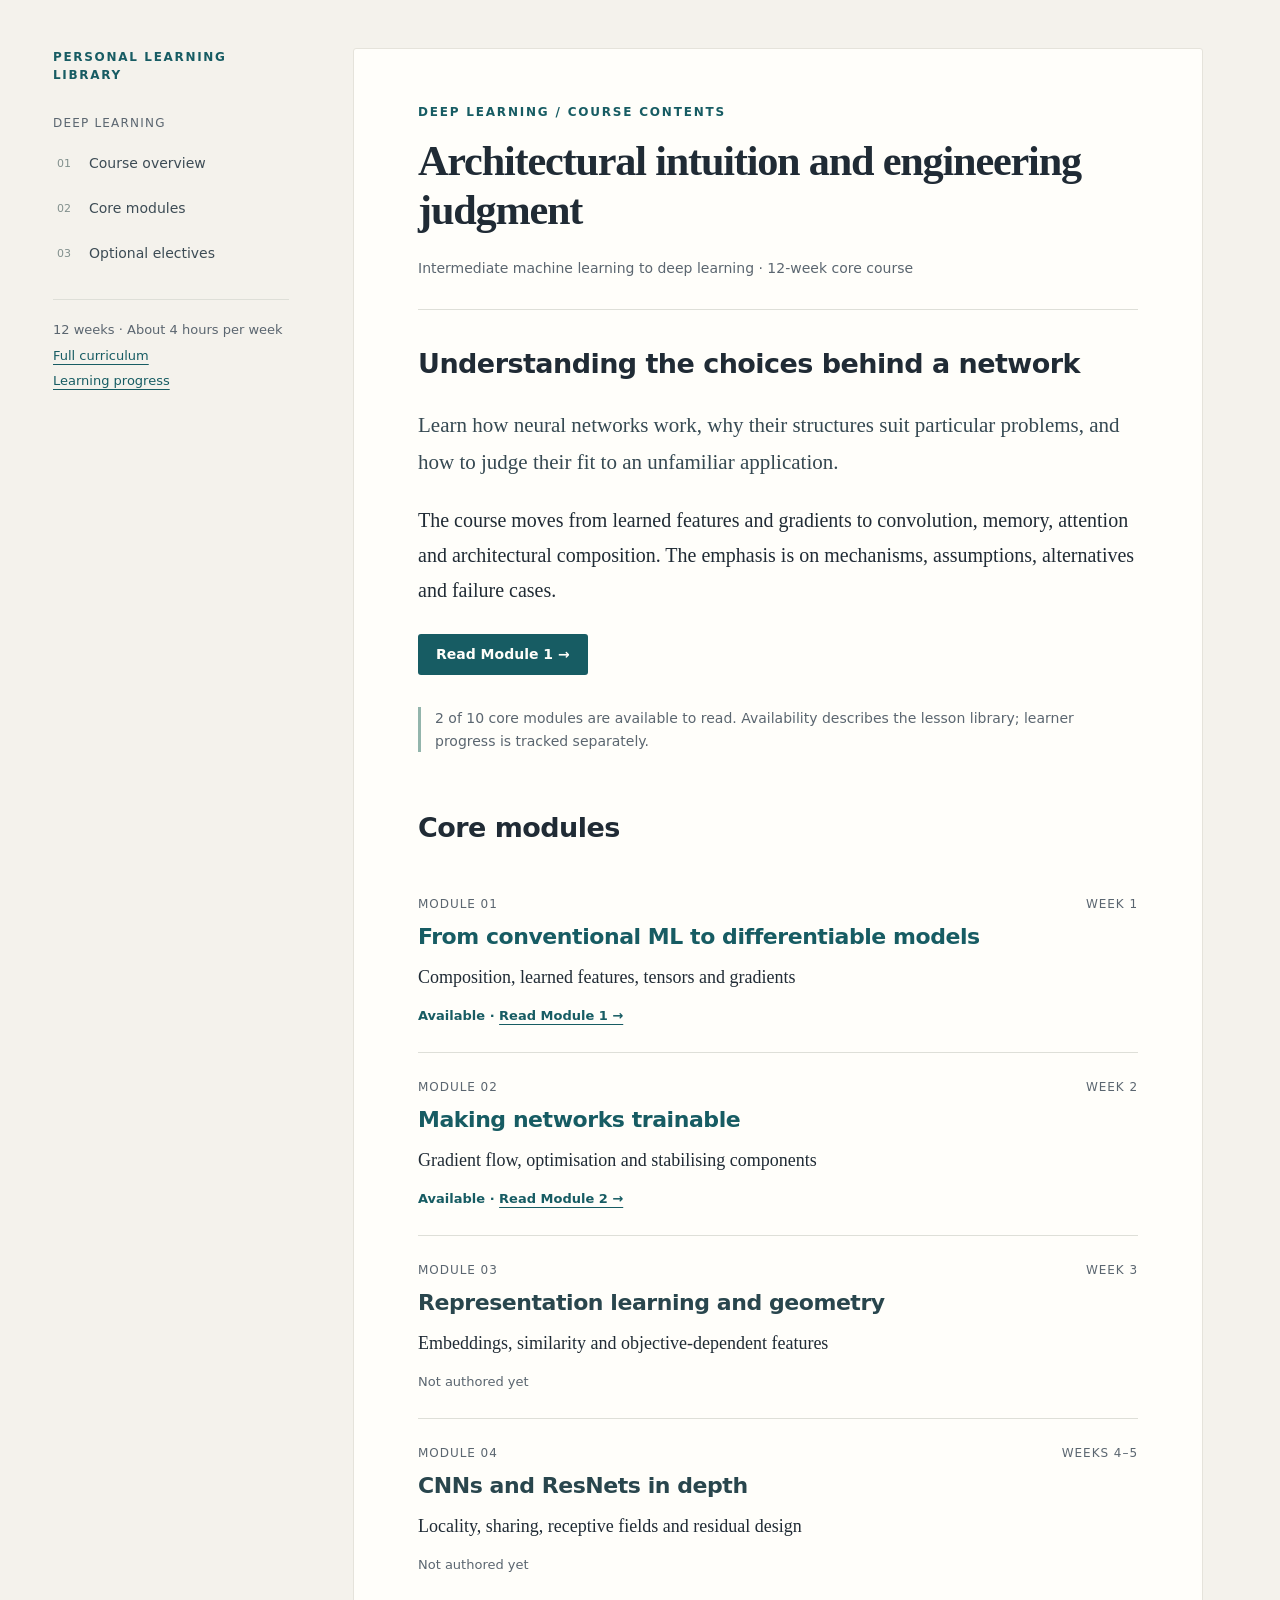
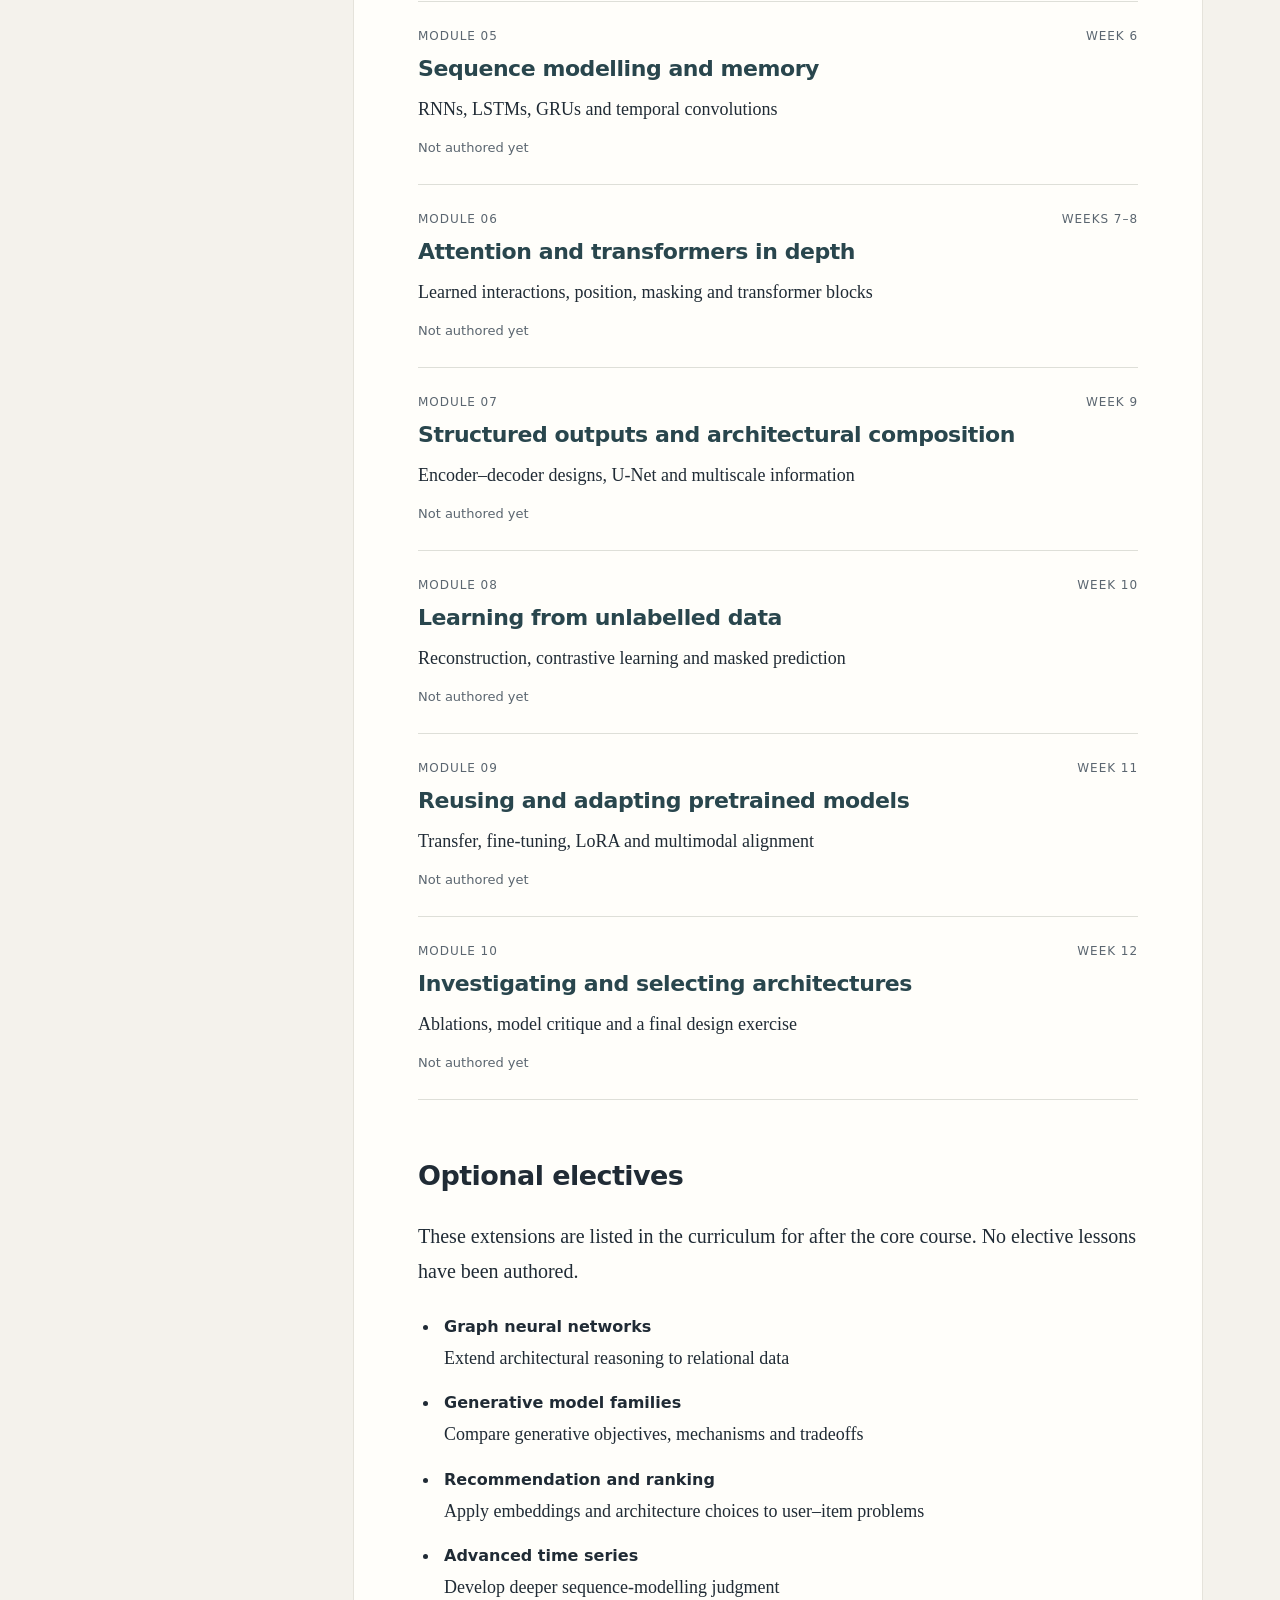
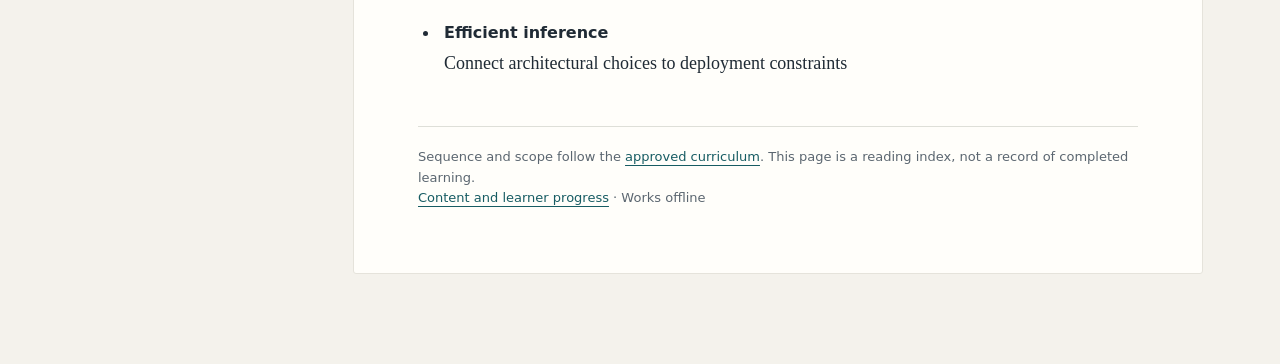
<file: subjects/deep-learning/index.html>
<!doctype html>
<html lang="en"><head><meta charset="utf-8"><meta name="viewport" content="width=device-width, initial-scale=1"><meta name="description" content="Course contents for Deep Learning: Architectural Intuition and Engineering Judgment."><title>Deep learning &#183; Course contents</title><style>
:root{color-scheme:light;--paper:#fffefa;--bg:#f4f2ec;--ink:#202b35;--muted:#5b6670;--line:#dedfd8;--accent:#175c63;--soft:#edf3f1}
*{box-sizing:border-box}html{scroll-behavior:smooth;scroll-padding-top:28px}body{margin:0;background:var(--bg);color:var(--ink);font:20px/1.76 Georgia,"Times New Roman",serif}a{color:var(--accent);text-underline-offset:4px}a:hover{text-decoration-thickness:2px}a:focus-visible,[tabindex]:focus-visible{outline:3px solid #b87824;outline-offset:5px}
.skip{position:absolute;top:-100px;left:16px;background:white;padding:12px;z-index:10}.skip:focus{top:12px}
.layout{display:grid;grid-template-columns:236px minmax(0,850px);gap:64px;max-width:1270px;margin:auto;padding:48px 48px 90px}
aside{font:14px/1.5 system-ui,-apple-system,"Segoe UI",sans-serif;align-self:start;position:sticky;top:38px}
.brand{font-size:12px;font-weight:700;letter-spacing:.14em;text-transform:uppercase;color:var(--accent);margin:0 0 30px}.nav-label{color:var(--muted);font-size:12px;text-transform:uppercase;letter-spacing:.1em;margin:0 0 12px}nav ol{list-style:none;padding:0;counter-reset:sections;margin:0}nav li{counter-increment:sections;margin:0 0 6px}nav li a{display:grid;grid-template-columns:24px 1fr;gap:8px;padding:9px 0;text-decoration:none;color:#3d4c55}nav li a:before{content:counter(sections,decimal-leading-zero);font-size:11px;color:#82908d;padding-top:3px}nav li a:hover{color:var(--accent)}
.side-footer{border-top:1px solid var(--line);margin-top:26px;padding-top:20px;color:var(--muted);font-size:13px}.side-footer a{display:block;margin:6px 0}
main{min-width:0;background:var(--paper);padding:54px 64px 64px;border:1px solid #e5e3db;border-radius:3px}
header{border-bottom:1px solid var(--line);padding-bottom:30px;margin-bottom:36px}.eyebrow{font:700 12px/1.5 system-ui,sans-serif;letter-spacing:.15em;color:var(--accent);text-transform:uppercase;margin:0 0 16px}h1{font:600 clamp(32px,3.3vw,46px)/1.16 Georgia,serif;letter-spacing:-.028em;margin:0 0 22px}header .meta{font:14px/1.6 system-ui,sans-serif;color:var(--muted);margin:0}
h2,h3{font-family:system-ui,-apple-system,"Segoe UI",sans-serif;line-height:1.35;letter-spacing:-.02em}h2{font-size:27px;margin:0 0 24px;padding-top:0}h3{font-size:21px;margin:34px 0 18px;color:#29464d}section{margin-top:58px;scroll-margin-top:28px}section:first-child{margin-top:0}p{margin:0 0 22px}li{padding-left:4px;margin:9px 0}strong{font-weight:700}sup{font:11px/1 system-ui,sans-serif;vertical-align:super;margin-left:2px}sup a{text-decoration:none;padding:2px}
.math-display{font-size:1.04em;overflow-x:auto;overflow-y:hidden;max-width:100%;background:#f2f5f1;border-left:3px solid #93b5ac;padding:22px 20px;margin:27px 0;text-align:center;scrollbar-width:thin}
math{font-family:"Cambria Math","STIX Two Math","Latin Modern Math",math}math[display="block"]{margin:0;min-width:max-content}
.table-scroll{max-width:100%;overflow:auto;margin:26px 0 30px;scrollbar-width:thin}table{border-collapse:collapse;width:100%;font:14px/1.55 system-ui,sans-serif;text-align:left}th{background:#eaf0ed;color:#234951;font-weight:650}th,td{border-bottom:1px solid #d8dfda;padding:13px 14px;vertical-align:top}td:first-child{font-weight:550}tr:nth-child(even) td{background:#f8f8f3}table math{font-size:1.08em}
code{font:0.81em/1.5 Consolas,"Cascadia Code",monospace;background:#edf0eb;padding:2px 5px;border-radius:3px}pre{background:#edf0eb;padding:23px;overflow:auto;font-size:15px;line-height:1.75;border-radius:3px;margin:24px 0 30px}pre code{font:inherit;padding:0}
figure{margin:30px 0} .diagram-scroll{overflow:auto;max-width:100%;padding:18px 0}.diagram-scroll svg{display:block;width:100%;height:auto;min-width:580px}figcaption{font:13px/1.6 system-ui,sans-serif;color:var(--muted);margin-top:10px}
.callout{background:#edf3ef;border:1px solid #c8d9d1;border-radius:3px;padding:24px;margin:28px 0;font-style:italic;color:#224c50}
.references{font:14px/1.65 system-ui,sans-serif;padding-left:22px}.references li{padding:0 0 16px;overflow-wrap:anywhere}.references p{margin:0}footer{border-top:1px solid var(--line);margin-top:46px;padding-top:20px;font:13px/1.6 system-ui,sans-serif;color:var(--muted)}
@media(max-width:1100px){.layout{gap:32px;padding:32px 26px 60px;grid-template-columns:190px minmax(0,1fr)}main{padding:40px 38px}aside{font-size:13px}body{font-size:19px}}
@media(max-width:800px){.layout{display:block;padding:0}aside{position:static;padding:24px 24px 20px;background:#eaf0eb}.brand{margin-bottom:18px}nav ol{display:grid;grid-template-columns:1fr 1fr;gap:0 20px}.side-footer{display:none}.nav-label{margin-bottom:5px}main{border:0;border-radius:0;padding:38px 24px 48px}h1{font-size:37px}h2{font-size:25px}.math-display{padding:18px 14px}.diagram-scroll svg{min-width:580px}section{margin-top:44px}}
@media(max-width:420px){body{font-size:18px}main{padding:30px 18px 42px}aside{padding:20px 18px}nav ol{display:block}nav li{margin:0}nav li a{padding:5px 0}h1{font-size:33px}h2{font-size:23px}.math-display{font-size:.93em}}
@media(prefers-reduced-motion:reduce){html{scroll-behavior:auto}}
@media print{body{background:white;font-size:11pt}.layout{display:block;padding:0;max-width:none}aside,.skip{display:none}main{border:0;padding:0;max-width:none}h1{font-size:28pt}h2{font-size:17pt}h3{font-size:13pt}section{margin-top:30px}h2,h3{break-after:avoid}.math-display,figure,tr{break-inside:avoid}.math-display{overflow:visible;background:white}pre{white-space:pre-wrap}a{color:inherit}.diagram-scroll{overflow:visible}.diagram-scroll svg{min-width:0}}

.diagram-scroll svg.diagram-narrow{display:none}@media(max-width:800px){.diagram-scroll svg:not(.diagram-narrow){display:none}.diagram-scroll svg.diagram-narrow{display:block;min-width:0;max-width:320px;width:100%;margin:auto}}@media print{.diagram-scroll svg.diagram-narrow{display:none}.diagram-scroll svg:not(.diagram-narrow){display:block}}

/* Course navigation and chapter availability; shared by the contents and lessons. */
.course-back{font:14px/1.5 system-ui,sans-serif;margin:0 0 24px}.course-back a{text-decoration:none}
.course-intro{font-size:21px;color:#364952}.availability{font:14px/1.6 system-ui,sans-serif;color:var(--muted);border-left:3px solid #93b5ac;padding-left:14px;margin:24px 0 32px}
.chapter-list{list-style:none;padding:0;margin:0;counter-reset:none}.chapter-list>li{margin:0;padding:25px 0 27px;border-bottom:1px solid var(--line)}.chapter-topline{display:flex;justify-content:space-between;gap:16px;flex-wrap:wrap;font:12px/1.5 system-ui,sans-serif;text-transform:uppercase;letter-spacing:.08em;color:var(--muted);margin-bottom:9px}.chapter-list h3{font-size:22px;margin:0 0 10px;line-height:1.4}.chapter-list h3 a{text-decoration:none}.chapter-list h3 a:hover{text-decoration:underline}.chapter-list p{font-size:18px;line-height:1.65;margin:0}.chapter-status{font:13px/1.5 system-ui,sans-serif;color:var(--muted);margin-top:13px}.chapter-status.available{color:var(--accent);font-weight:650}.elective-list{padding-left:22px;font-size:18px}.elective-list li{margin:13px 0}.elective-list strong{font-family:system-ui,sans-serif;font-size:16px}.start-link{display:inline-block;background:var(--accent);color:#fffefa;padding:10px 18px;border-radius:3px;font:600 14px/1.5 system-ui,sans-serif;text-decoration:none;margin:4px 0 8px}.start-link:hover{background:#11474d}
@media(max-width:800px){.course-intro{font-size:19px}.chapter-list h3{font-size:21px}}@media print{.start-link{background:none;color:inherit;padding:0}.chapter-list>li{break-inside:avoid}}

</style></head><body><a class="skip" href="#course">Skip to course contents</a><div class="layout"><aside><p class="brand">Personal learning library</p><p class="nav-label" id="contents-label">Deep learning</p><nav aria-labelledby="contents-label"><ol><li><a href="#overview">Course overview</a></li><li><a href="#core-modules">Core modules</a></li><li><a href="#electives">Optional electives</a></li></ol></nav><div class="side-footer">12 weeks &#183; About 4 hours per week<a href="CURRICULUM.md">Full curriculum</a><a href="PROGRESS.md">Learning progress</a></div></aside><main id="course"><header><p class="eyebrow">Deep learning / Course contents</p><h1>Architectural intuition and engineering judgment</h1><p class="meta">Intermediate machine learning to deep learning &#183; 12-week core course</p></header><article><section aria-labelledby="overview"><h2 id="overview">Understanding the choices behind a network</h2><p class="course-intro">Learn how neural networks work, why their structures suit particular problems, and how to judge their fit to an unfamiliar application.</p><p>The course moves from learned features and gradients to convolution, memory, attention and architectural composition. The emphasis is on mechanisms, assumptions, alternatives and failure cases.</p><a class="start-link" href="lessons/01-from-conventional-ml-to-differentiable-models.html">Read Module 1 &#8594;</a><p class="availability">2 of 10 core modules are available to read. Availability describes the lesson library; learner progress is tracked separately.</p></section><section aria-labelledby="core-modules"><h2 id="core-modules">Core modules</h2><ol class="chapter-list"><li id="module-1"><div class="chapter-topline"><span>Module 01</span><span>Week 1</span></div><h3><a href="lessons/01-from-conventional-ml-to-differentiable-models.html">From conventional ML to differentiable models</a></h3><p>Composition, learned features, tensors and gradients</p><div class="chapter-status available">Available &#183; <a href="lessons/01-from-conventional-ml-to-differentiable-models.html">Read Module 1 &#8594;</a></div></li><li id="module-2"><div class="chapter-topline"><span>Module 02</span><span>Week 2</span></div><h3><a href="lessons/02-making-networks-trainable.html">Making networks trainable</a></h3><p>Gradient flow, optimisation and stabilising components</p><div class="chapter-status available">Available &#183; <a href="lessons/02-making-networks-trainable.html">Read Module 2 &#8594;</a></div></li><li id="module-3"><div class="chapter-topline"><span>Module 03</span><span>Week 3</span></div><h3>Representation learning and geometry</h3><p>Embeddings, similarity and objective-dependent features</p><div class="chapter-status">Not authored yet</div></li><li id="module-4"><div class="chapter-topline"><span>Module 04</span><span>Weeks 4–5</span></div><h3>CNNs and ResNets in depth</h3><p>Locality, sharing, receptive fields and residual design</p><div class="chapter-status">Not authored yet</div></li><li id="module-5"><div class="chapter-topline"><span>Module 05</span><span>Week 6</span></div><h3>Sequence modelling and memory</h3><p>RNNs, LSTMs, GRUs and temporal convolutions</p><div class="chapter-status">Not authored yet</div></li><li id="module-6"><div class="chapter-topline"><span>Module 06</span><span>Weeks 7–8</span></div><h3>Attention and transformers in depth</h3><p>Learned interactions, position, masking and transformer blocks</p><div class="chapter-status">Not authored yet</div></li><li id="module-7"><div class="chapter-topline"><span>Module 07</span><span>Week 9</span></div><h3>Structured outputs and architectural composition</h3><p>Encoder–decoder designs, U-Net and multiscale information</p><div class="chapter-status">Not authored yet</div></li><li id="module-8"><div class="chapter-topline"><span>Module 08</span><span>Week 10</span></div><h3>Learning from unlabelled data</h3><p>Reconstruction, contrastive learning and masked prediction</p><div class="chapter-status">Not authored yet</div></li><li id="module-9"><div class="chapter-topline"><span>Module 09</span><span>Week 11</span></div><h3>Reusing and adapting pretrained models</h3><p>Transfer, fine-tuning, LoRA and multimodal alignment</p><div class="chapter-status">Not authored yet</div></li><li id="module-10"><div class="chapter-topline"><span>Module 10</span><span>Week 12</span></div><h3>Investigating and selecting architectures</h3><p>Ablations, model critique and a final design exercise</p><div class="chapter-status">Not authored yet</div></li></ol></section><section aria-labelledby="electives"><h2 id="electives">Optional electives</h2><p>These extensions are listed in the curriculum for after the core course. No elective lessons have been authored.</p><ul class="elective-list"><li><strong>Graph neural networks</strong><br>Extend architectural reasoning to relational data</li><li><strong>Generative model families</strong><br>Compare generative objectives, mechanisms and tradeoffs</li><li><strong>Recommendation and ranking</strong><br>Apply embeddings and architecture choices to user–item problems</li><li><strong>Advanced time series</strong><br>Develop deeper sequence-modelling judgment</li><li><strong>Efficient inference</strong><br>Connect architectural choices to deployment constraints</li></ul></section></article><footer>Sequence and scope follow the <a href="CURRICULUM.md">approved curriculum</a>. This page is a reading index, not a record of completed learning.<br><a href="PROGRESS.md">Content and learner progress</a> &#183; Works offline</footer></main></div></body></html>
</file>
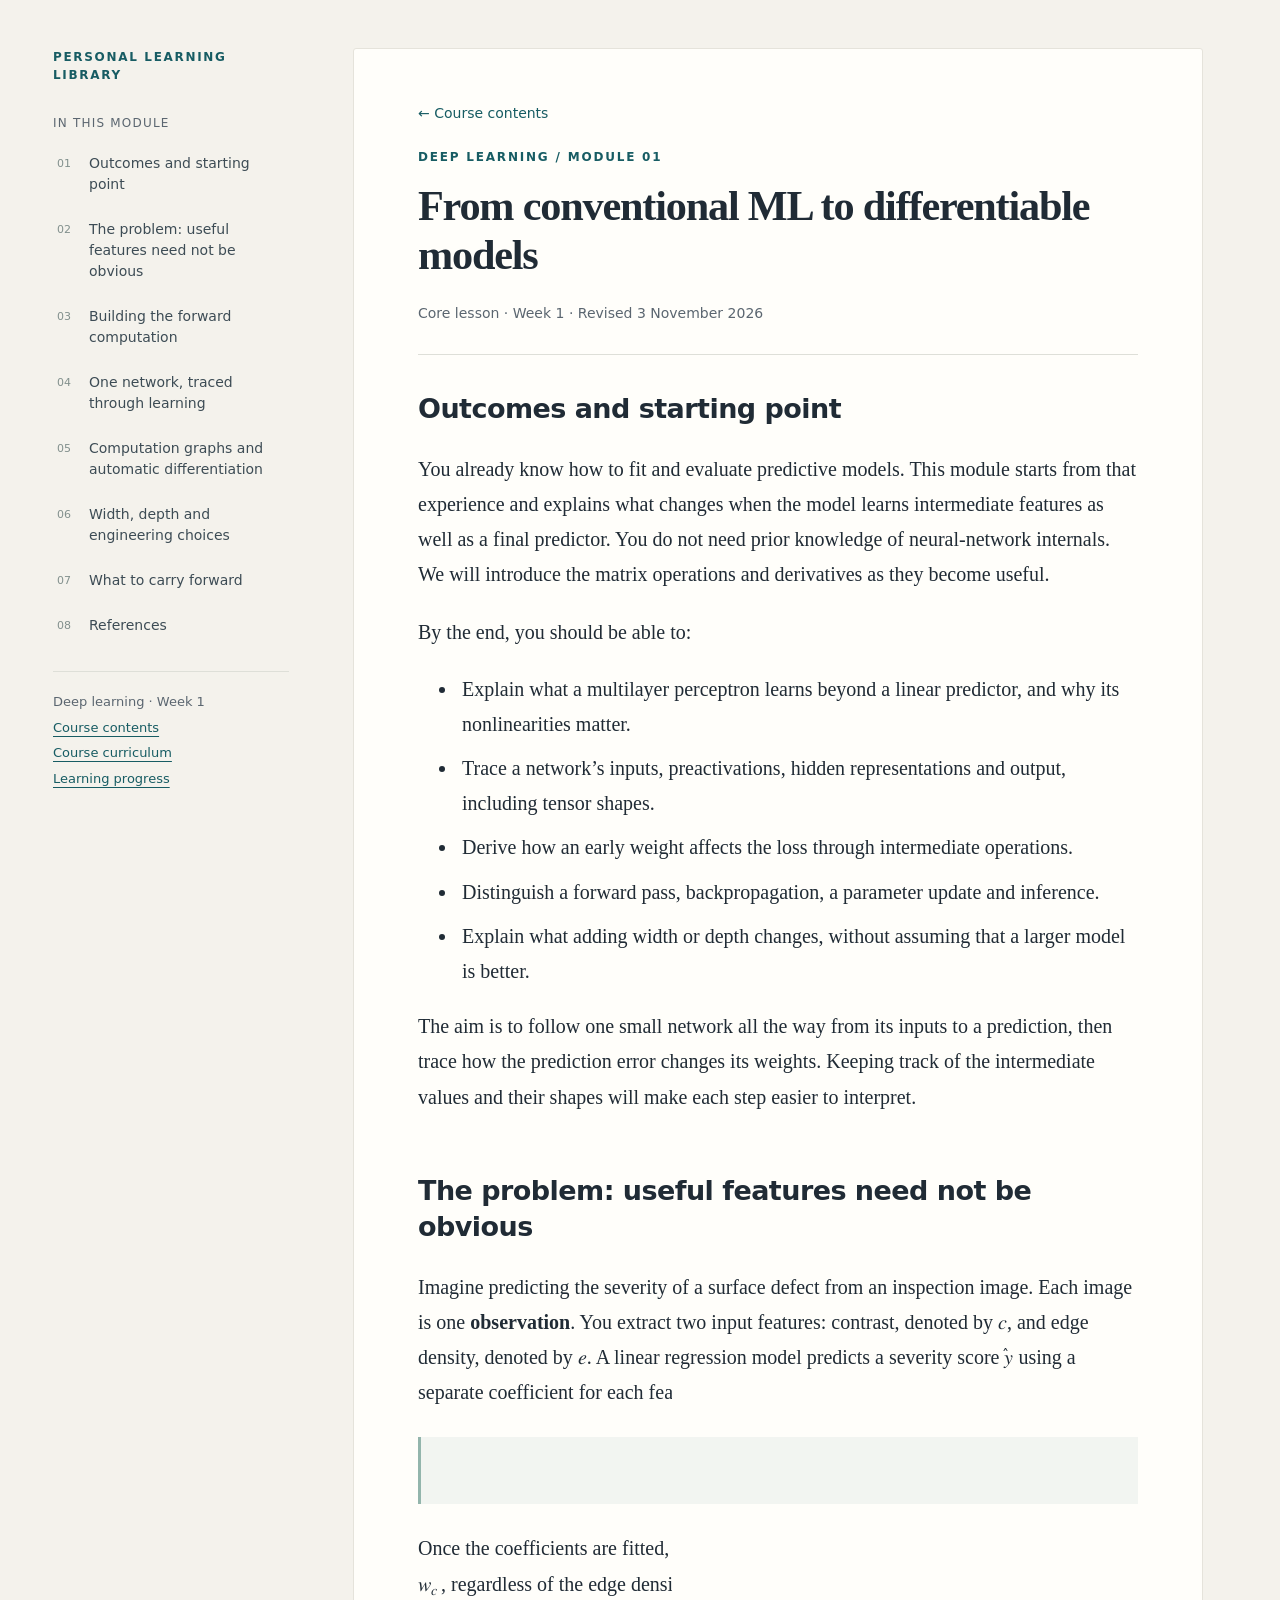
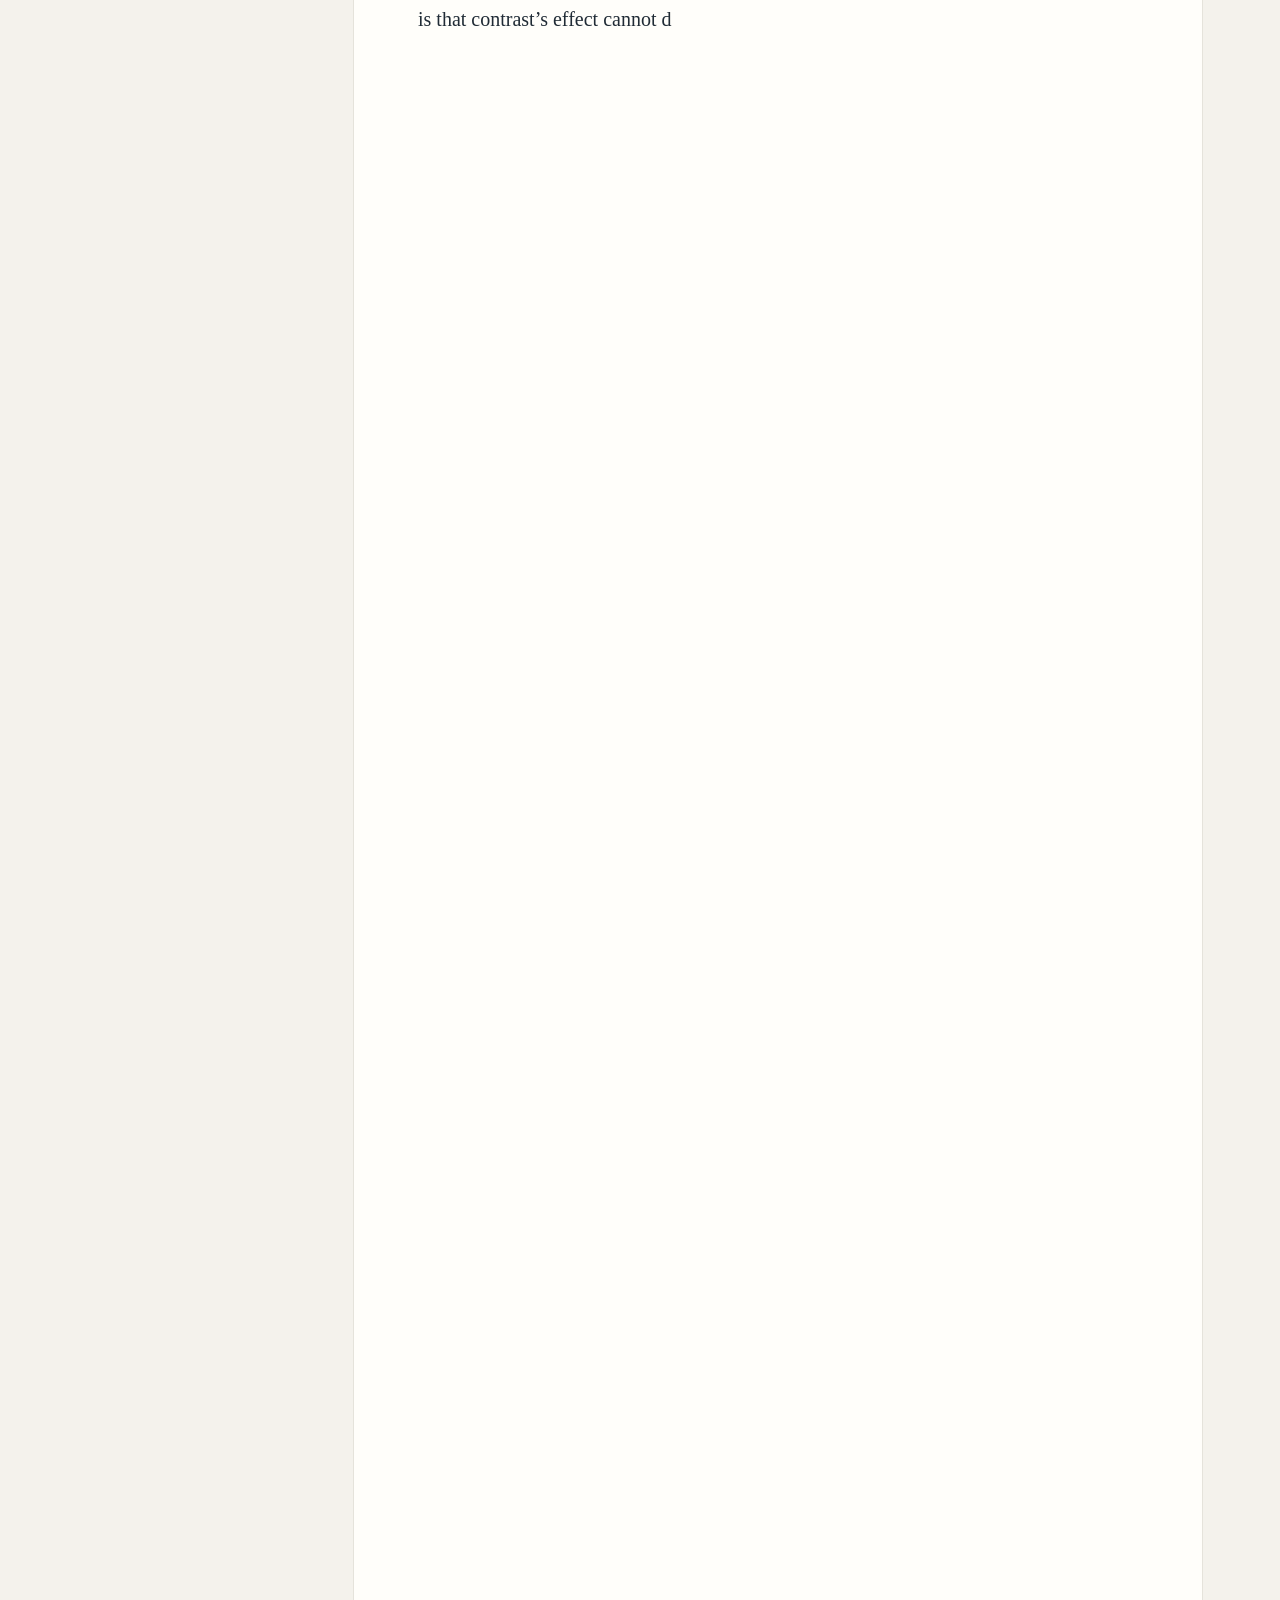
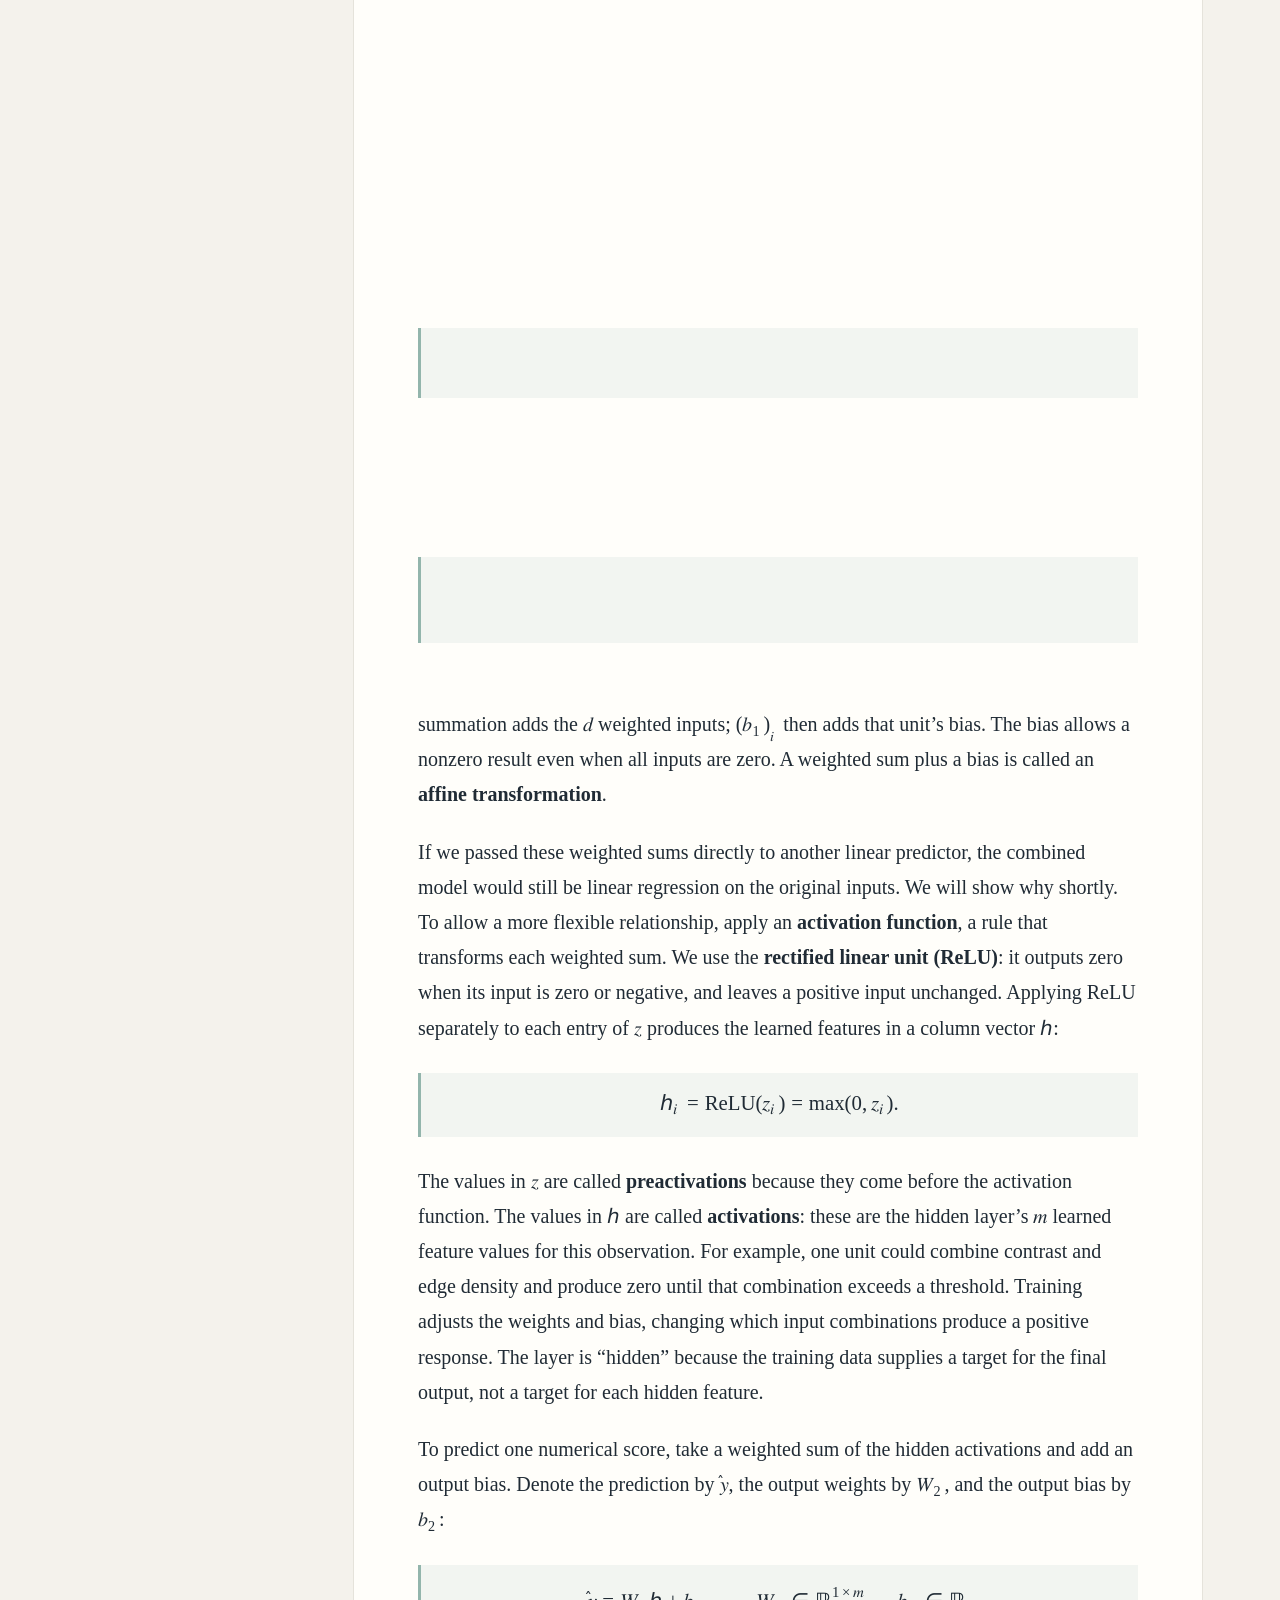
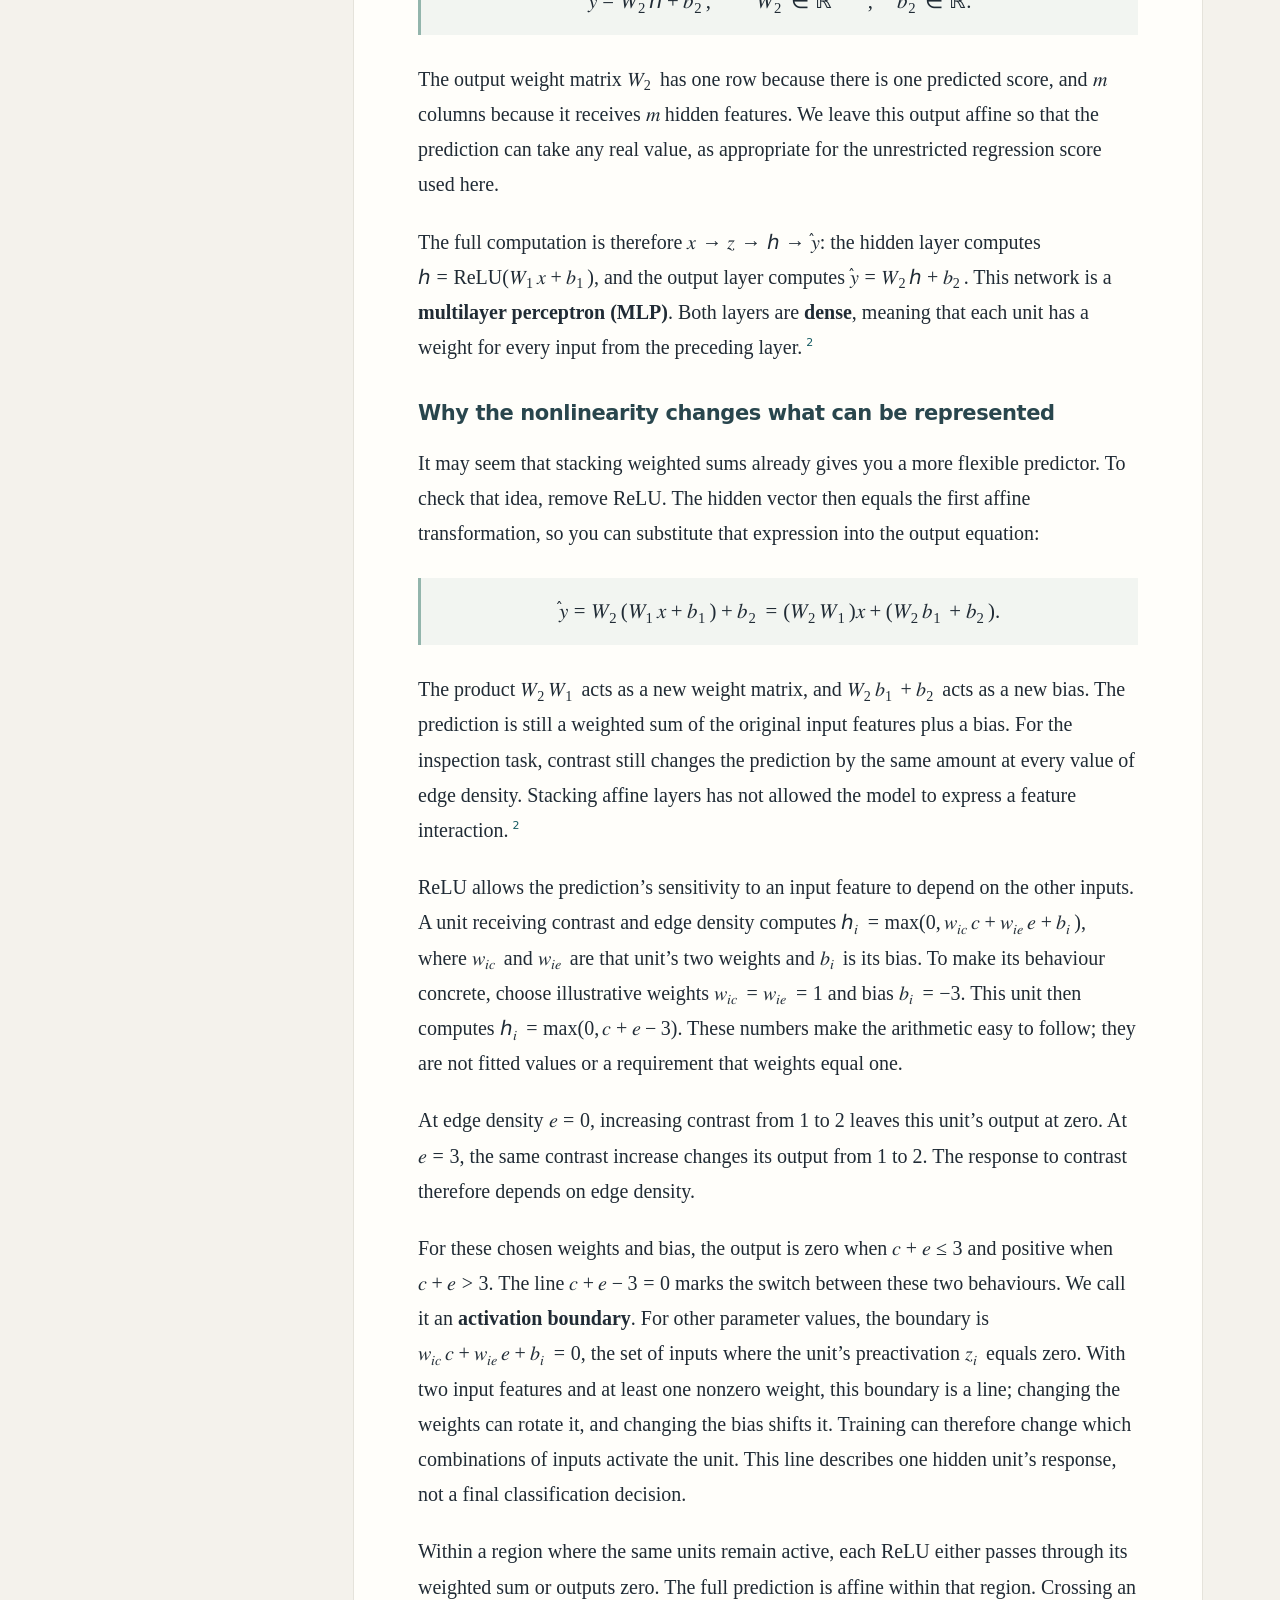
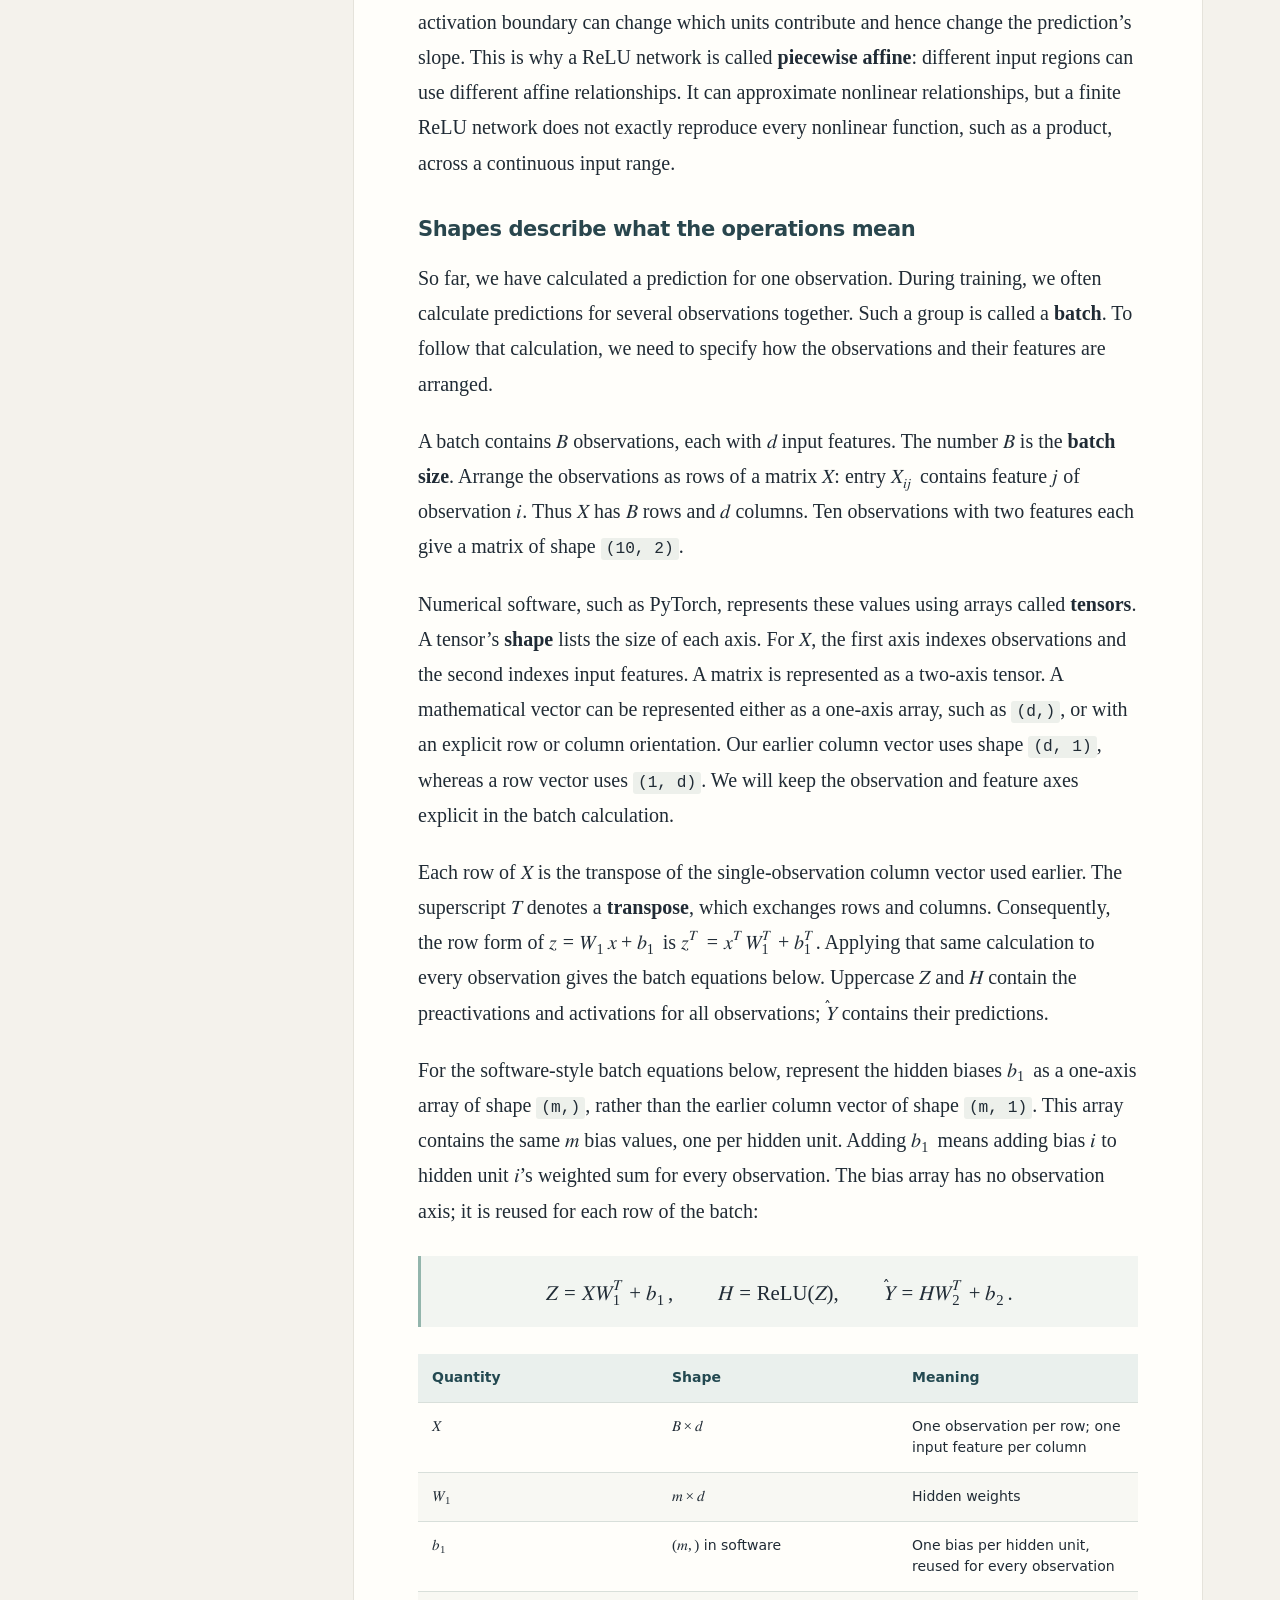
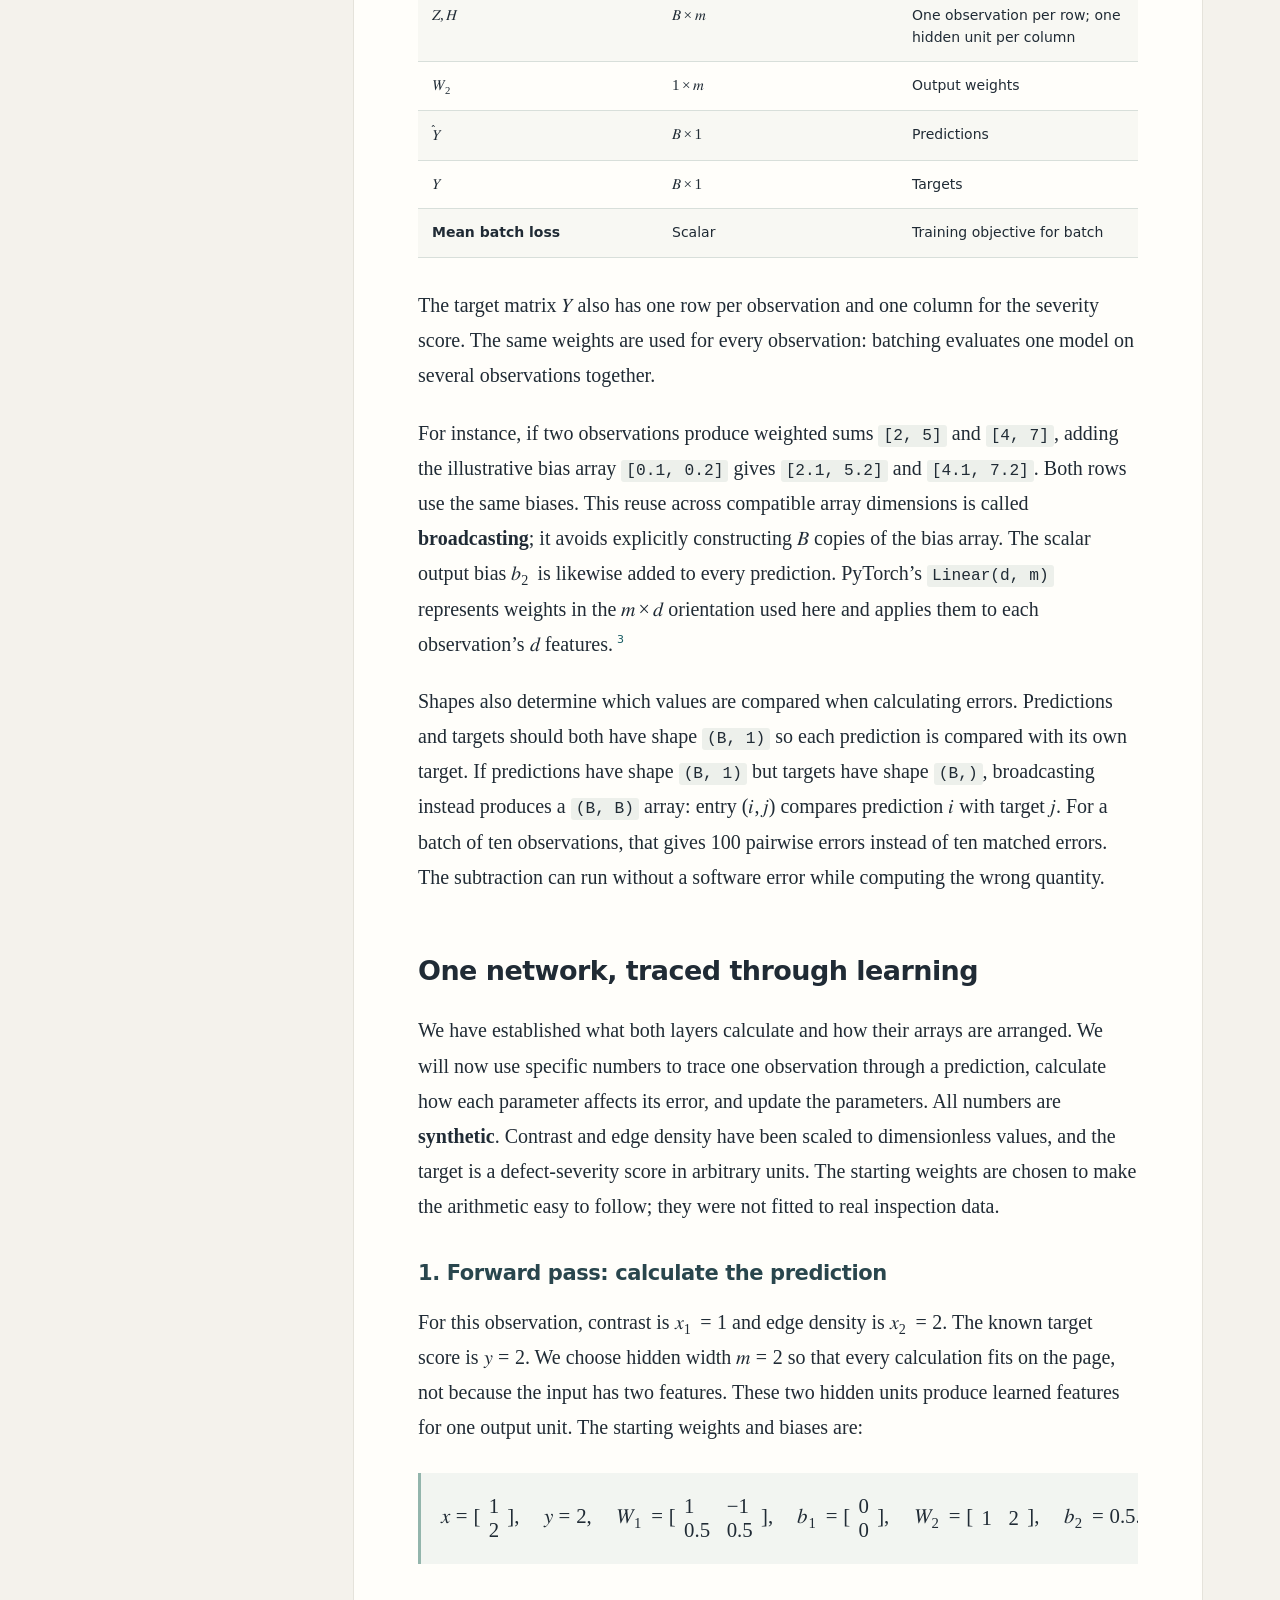
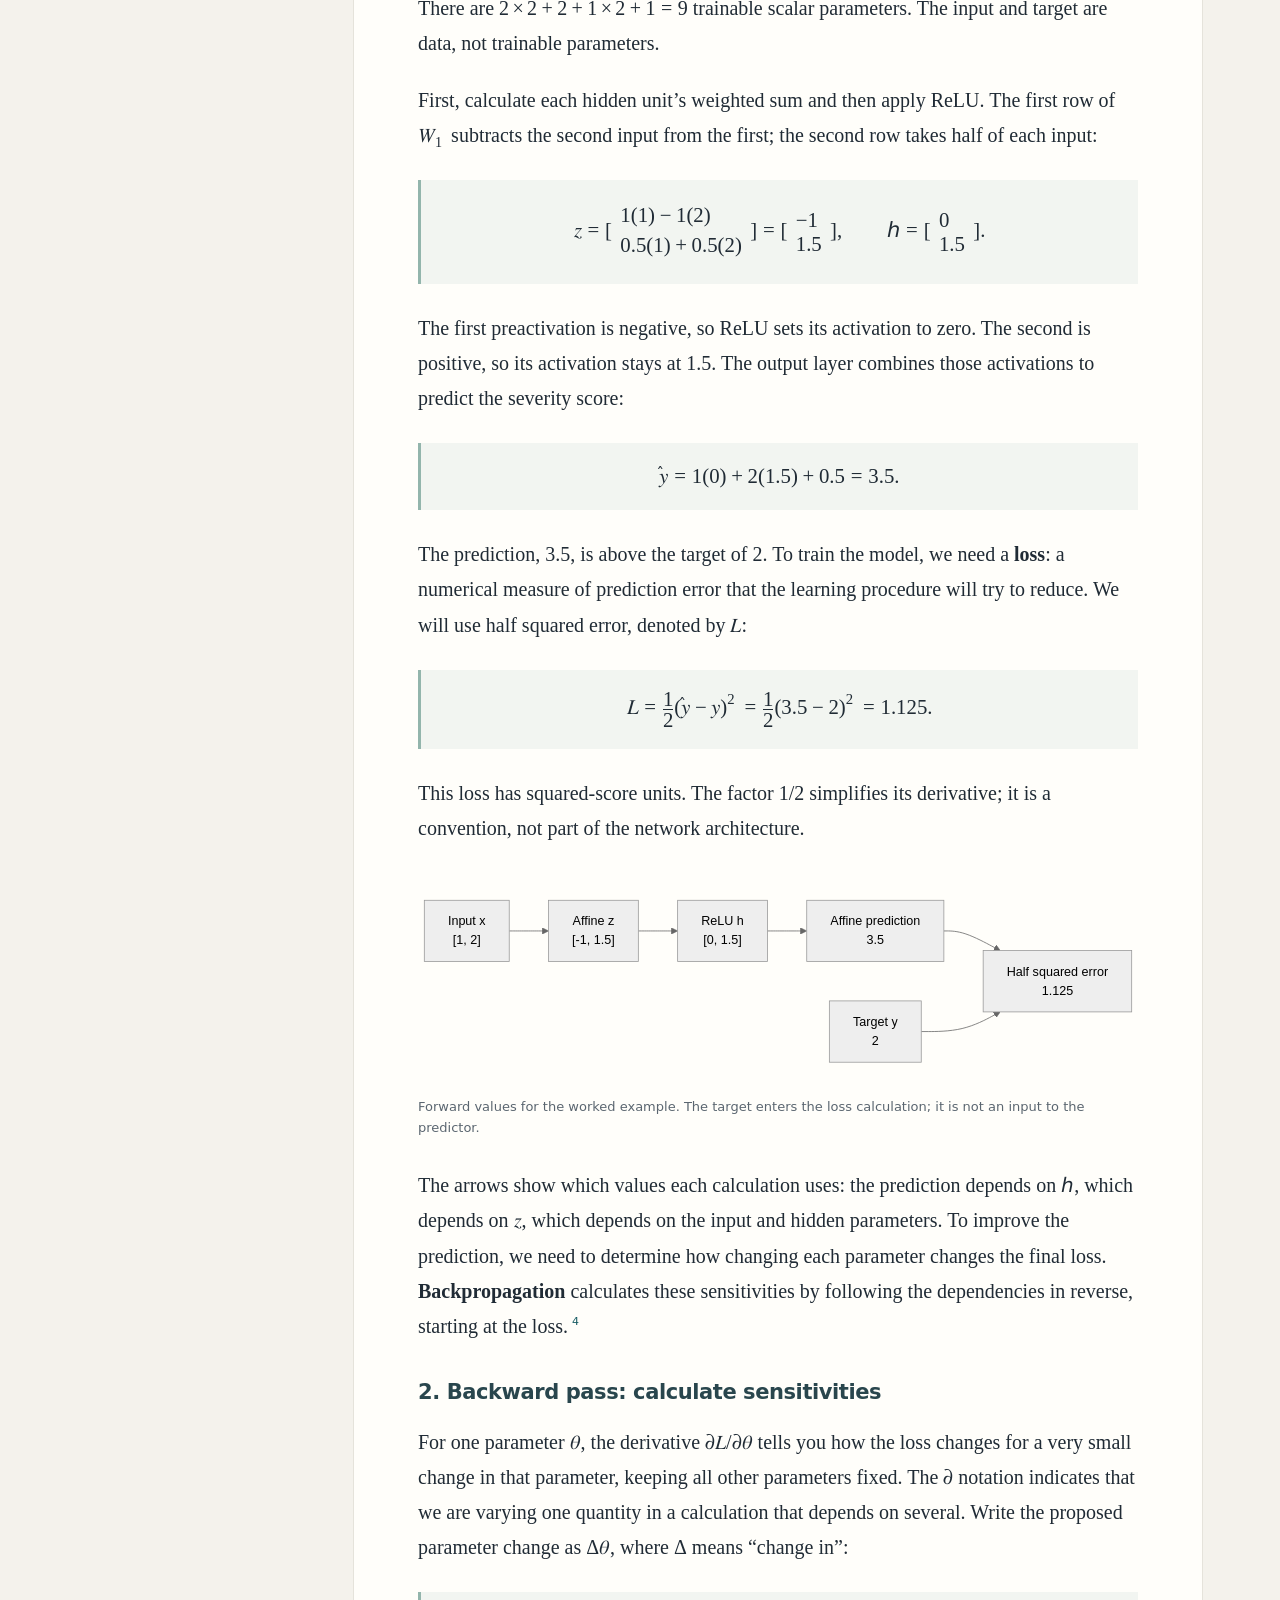
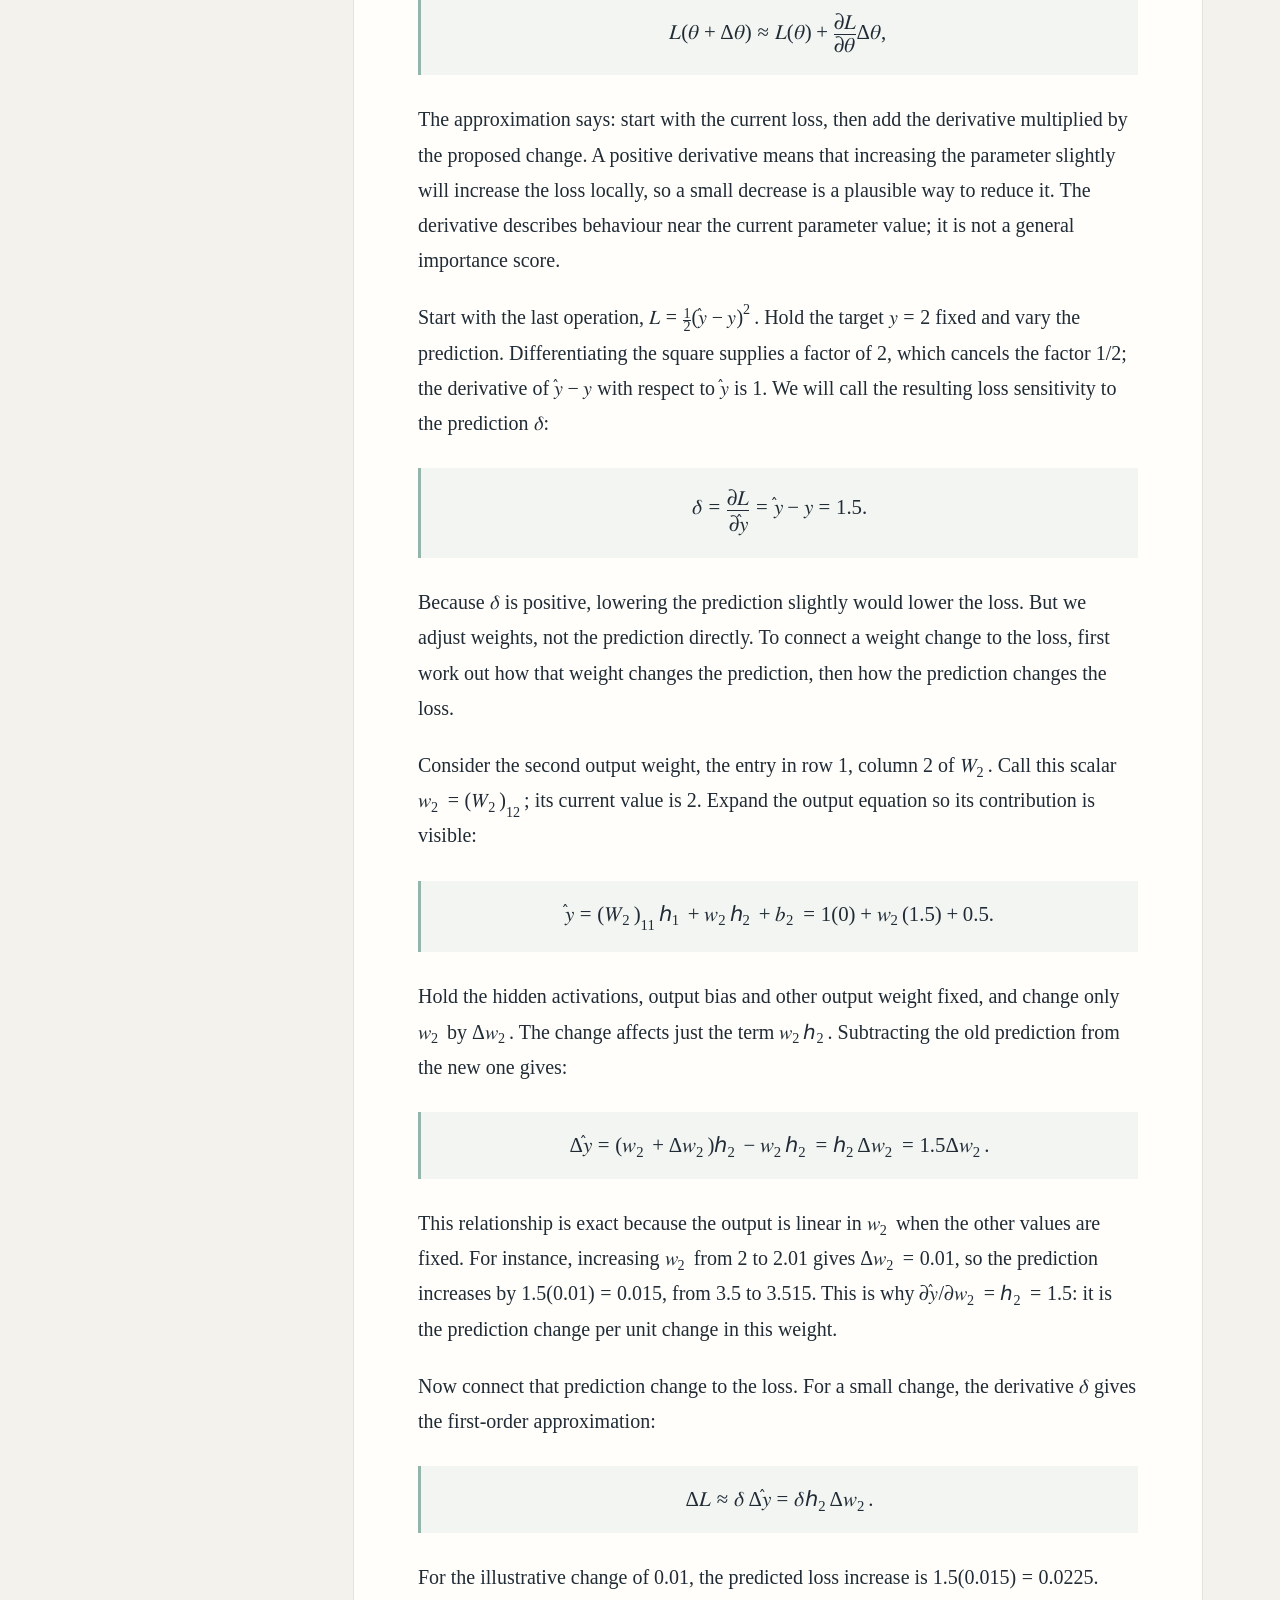
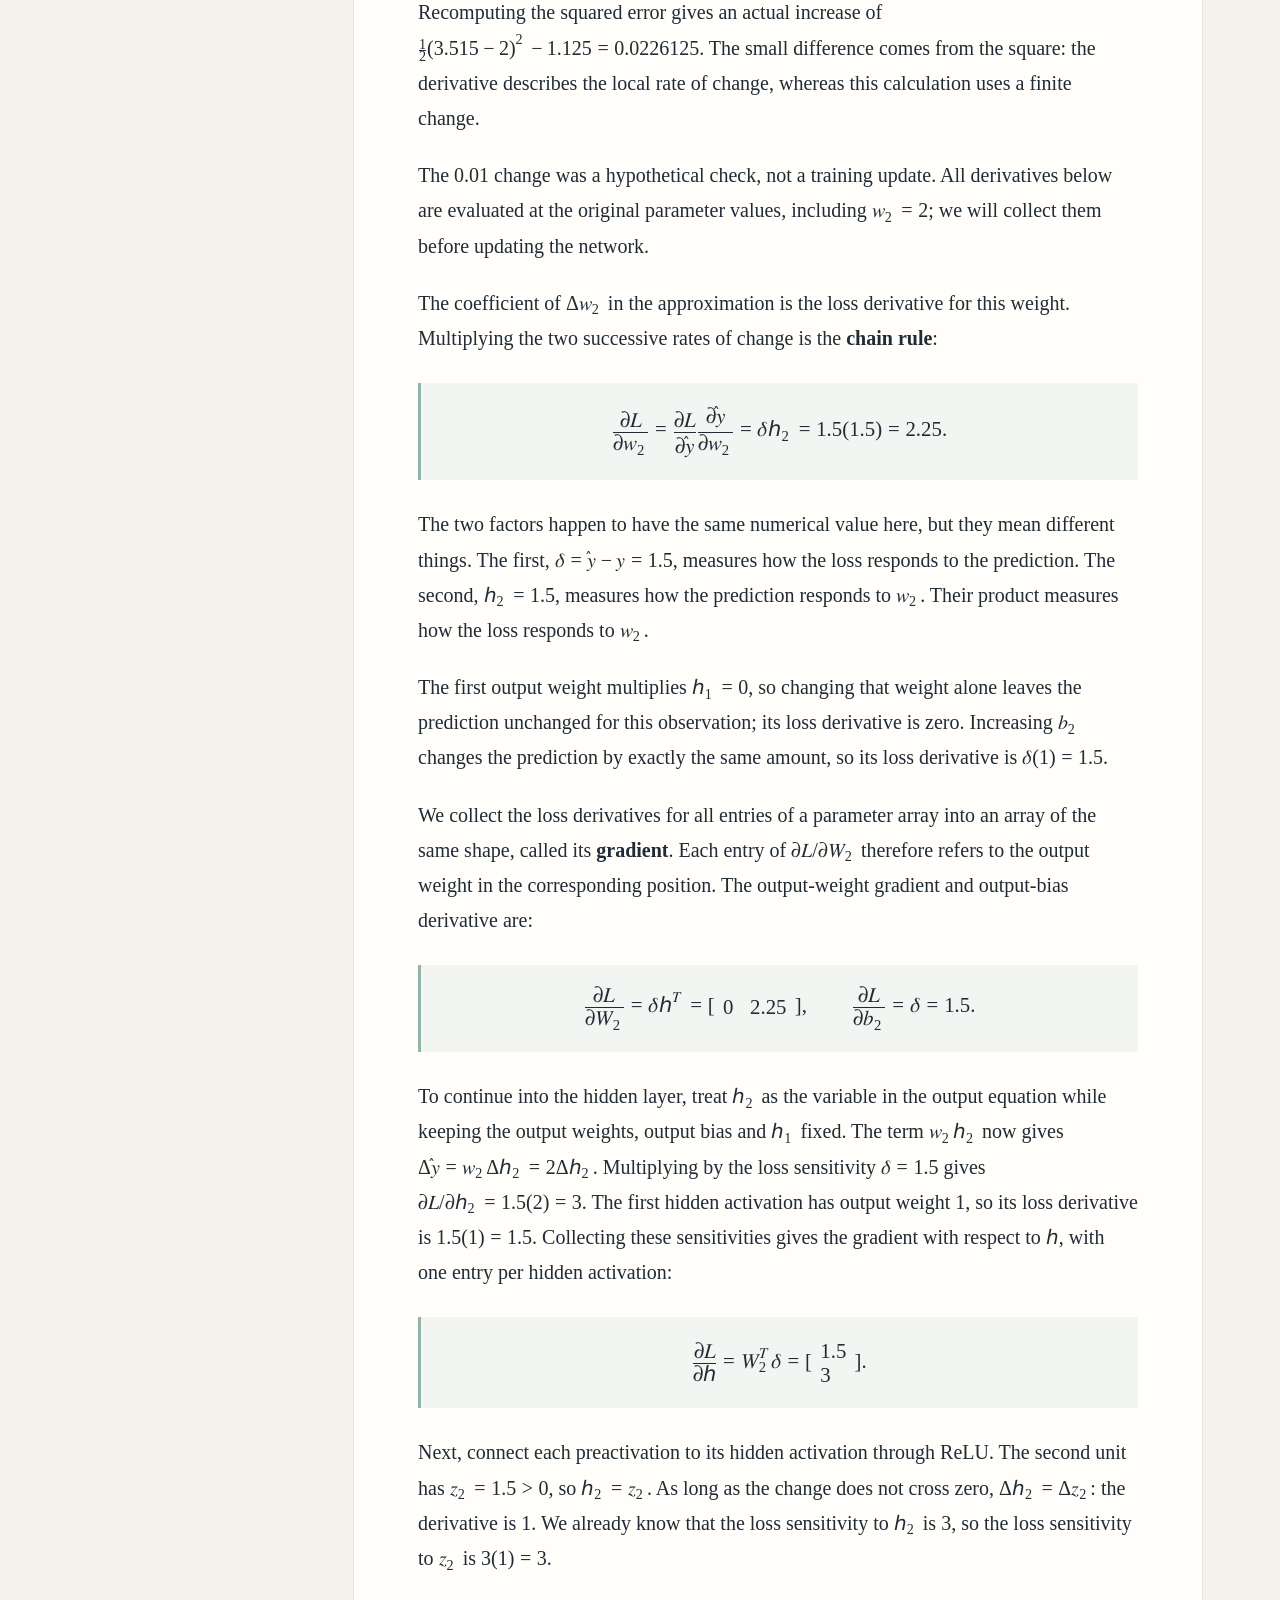
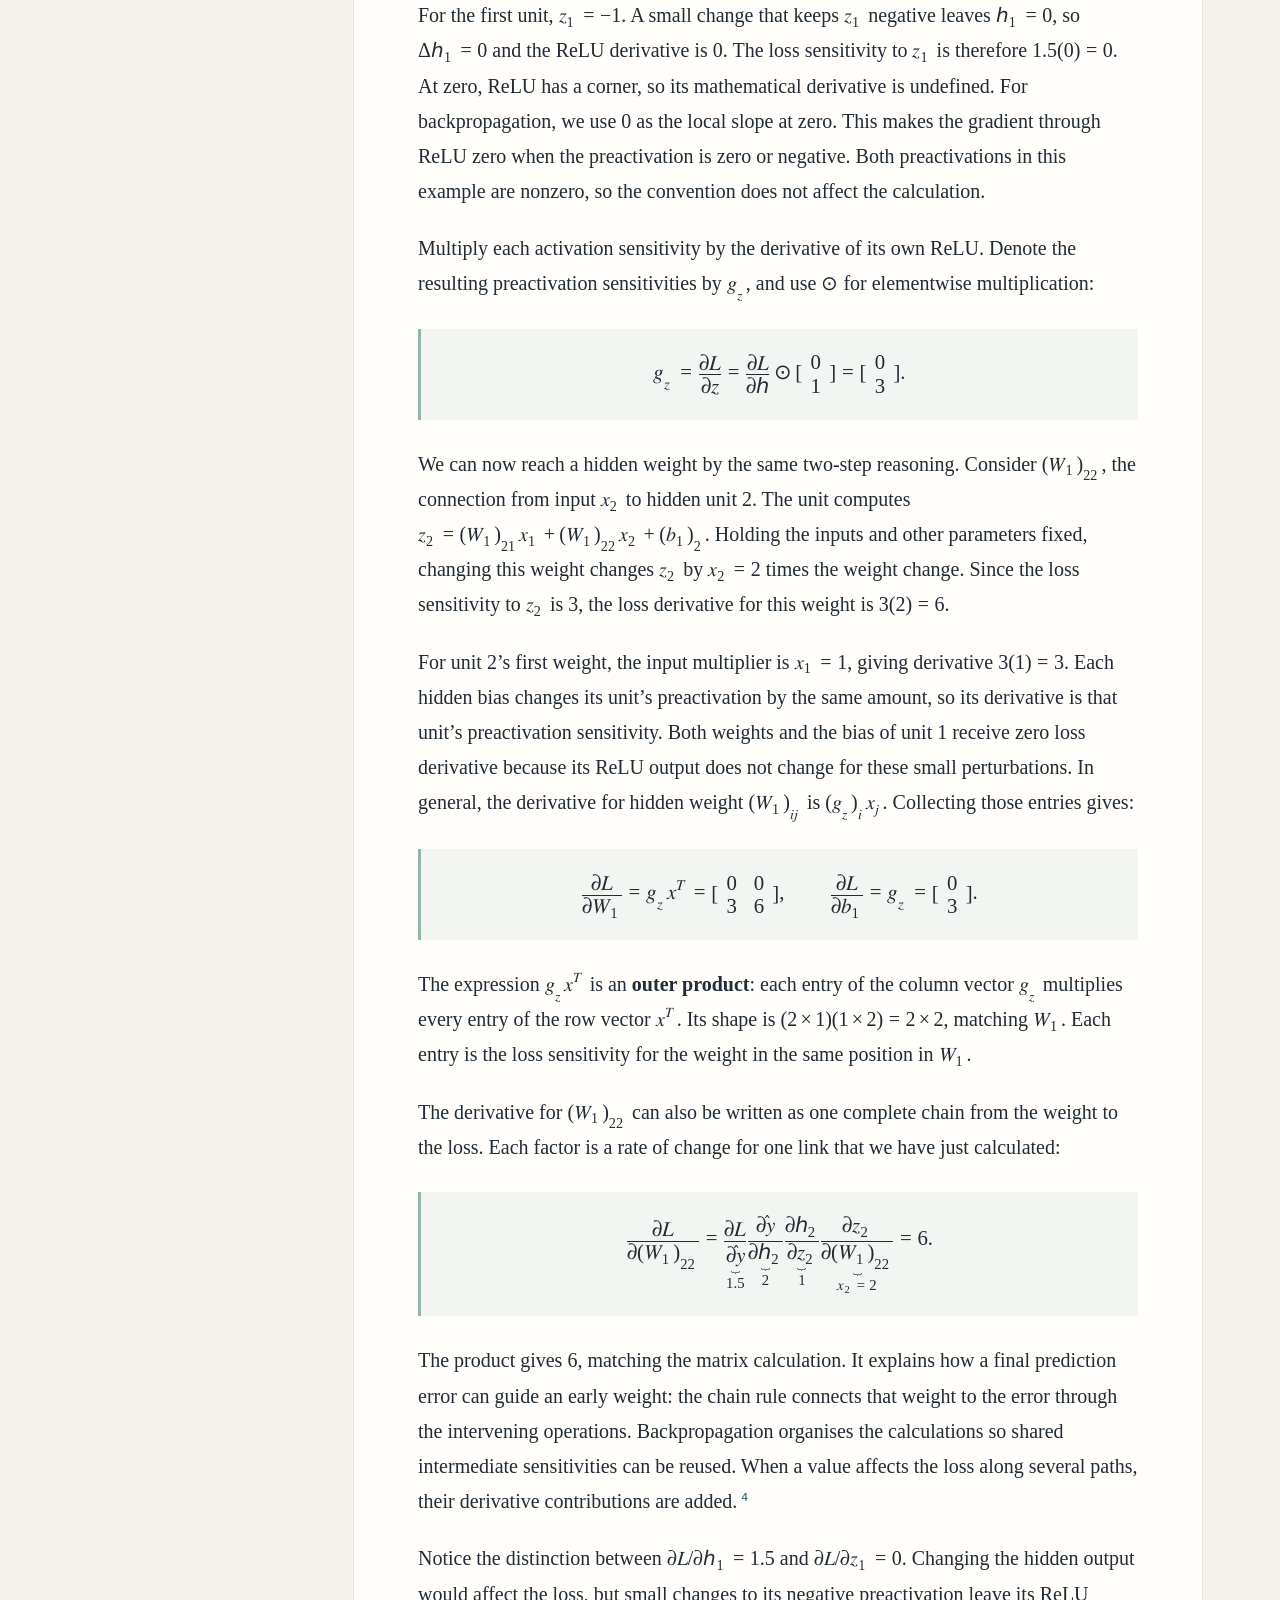
<file: subjects/deep-learning/lessons/01-from-conventional-ml-to-differentiable-models.html>
<!doctype html>
<html lang="en"><head><meta charset="utf-8"><meta name="viewport" content="width=device-width, initial-scale=1"><meta name="description" content="Module 1: learned features, neural networks, tensor shapes and backpropagation, explained through one complete worked example."><title>Module 1 · From conventional ML to differentiable models</title><style>
:root{color-scheme:light;--paper:#fffefa;--bg:#f4f2ec;--ink:#202b35;--muted:#5b6670;--line:#dedfd8;--accent:#175c63;--soft:#edf3f1}
*{box-sizing:border-box}html{scroll-behavior:smooth;scroll-padding-top:28px}body{margin:0;background:var(--bg);color:var(--ink);font:20px/1.76 Georgia,"Times New Roman",serif}a{color:var(--accent);text-underline-offset:4px}a:hover{text-decoration-thickness:2px}a:focus-visible,[tabindex]:focus-visible{outline:3px solid #b87824;outline-offset:5px}
.skip{position:absolute;top:-100px;left:16px;background:white;padding:12px;z-index:10}.skip:focus{top:12px}
.layout{display:grid;grid-template-columns:236px minmax(0,850px);gap:64px;max-width:1270px;margin:auto;padding:48px 48px 90px}
aside{font:14px/1.5 system-ui,-apple-system,"Segoe UI",sans-serif;align-self:start;position:sticky;top:38px}
.brand{font-size:12px;font-weight:700;letter-spacing:.14em;text-transform:uppercase;color:var(--accent);margin:0 0 30px}.nav-label{color:var(--muted);font-size:12px;text-transform:uppercase;letter-spacing:.1em;margin:0 0 12px}nav ol{list-style:none;padding:0;counter-reset:sections;margin:0}nav li{counter-increment:sections;margin:0 0 6px}nav li a{display:grid;grid-template-columns:24px 1fr;gap:8px;padding:9px 0;text-decoration:none;color:#3d4c55}nav li a:before{content:counter(sections,decimal-leading-zero);font-size:11px;color:#82908d;padding-top:3px}nav li a:hover{color:var(--accent)}
.side-footer{border-top:1px solid var(--line);margin-top:26px;padding-top:20px;color:var(--muted);font-size:13px}.side-footer a{display:block;margin:6px 0}
main{min-width:0;background:var(--paper);padding:54px 64px 64px;border:1px solid #e5e3db;border-radius:3px}
header{border-bottom:1px solid var(--line);padding-bottom:30px;margin-bottom:36px}.eyebrow{font:700 12px/1.5 system-ui,sans-serif;letter-spacing:.15em;color:var(--accent);text-transform:uppercase;margin:0 0 16px}h1{font:600 clamp(32px,3.3vw,46px)/1.16 Georgia,serif;letter-spacing:-.028em;margin:0 0 22px}header .meta{font:14px/1.6 system-ui,sans-serif;color:var(--muted);margin:0}
h2,h3{font-family:system-ui,-apple-system,"Segoe UI",sans-serif;line-height:1.35;letter-spacing:-.02em}h2{font-size:27px;margin:0 0 24px;padding-top:0}h3{font-size:21px;margin:34px 0 18px;color:#29464d}section{margin-top:58px;scroll-margin-top:28px}section:first-child{margin-top:0}p{margin:0 0 22px}li{padding-left:4px;margin:9px 0}strong{font-weight:700}sup{font:11px/1 system-ui,sans-serif;vertical-align:super;margin-left:2px}sup a{text-decoration:none;padding:2px}
.math-display{font-size:1.04em;overflow-x:auto;overflow-y:hidden;max-width:100%;background:#f2f5f1;border-left:3px solid #93b5ac;padding:22px 20px;margin:27px 0;text-align:center;scrollbar-width:thin}
math{font-family:"Cambria Math","STIX Two Math","Latin Modern Math",math}math[display="block"]{margin:0;min-width:max-content}
.table-scroll{max-width:100%;overflow:auto;margin:26px 0 30px;scrollbar-width:thin}table{border-collapse:collapse;width:100%;font:14px/1.55 system-ui,sans-serif;text-align:left}th{background:#eaf0ed;color:#234951;font-weight:650}th,td{border-bottom:1px solid #d8dfda;padding:13px 14px;vertical-align:top}td:first-child{font-weight:550}tr:nth-child(even) td{background:#f8f8f3}table math{font-size:1.08em}
code{font:0.81em/1.5 Consolas,"Cascadia Code",monospace;background:#edf0eb;padding:2px 5px;border-radius:3px}pre{background:#edf0eb;padding:23px;overflow:auto;font-size:15px;line-height:1.75;border-radius:3px;margin:24px 0 30px}pre code{font:inherit;padding:0}
figure{margin:30px 0} .diagram-scroll{overflow:auto;max-width:100%;padding:18px 0}.diagram-scroll svg{display:block;width:100%;height:auto;min-width:580px}figcaption{font:13px/1.6 system-ui,sans-serif;color:var(--muted);margin-top:10px}
.callout{background:#edf3ef;border:1px solid #c8d9d1;border-radius:3px;padding:24px;margin:28px 0;font-style:italic;color:#224c50}
.references{font:14px/1.65 system-ui,sans-serif;padding-left:22px}.references li{padding:0 0 16px;overflow-wrap:anywhere}.references p{margin:0}footer{border-top:1px solid var(--line);margin-top:46px;padding-top:20px;font:13px/1.6 system-ui,sans-serif;color:var(--muted)}
@media(max-width:1100px){.layout{gap:32px;padding:32px 26px 60px;grid-template-columns:190px minmax(0,1fr)}main{padding:40px 38px}aside{font-size:13px}body{font-size:19px}}
@media(max-width:800px){.layout{display:block;padding:0}aside{position:static;padding:24px 24px 20px;background:#eaf0eb}.brand{margin-bottom:18px}nav ol{display:grid;grid-template-columns:1fr 1fr;gap:0 20px}.side-footer{display:none}.nav-label{margin-bottom:5px}main{border:0;border-radius:0;padding:38px 24px 48px}h1{font-size:37px}h2{font-size:25px}.math-display{padding:18px 14px}.diagram-scroll svg{min-width:580px}section{margin-top:44px}}
@media(max-width:420px){body{font-size:18px}main{padding:30px 18px 42px}aside{padding:20px 18px}nav ol{display:block}nav li{margin:0}nav li a{padding:5px 0}h1{font-size:33px}h2{font-size:23px}.math-display{font-size:.93em}}
@media(prefers-reduced-motion:reduce){html{scroll-behavior:auto}}
@media print{body{background:white;font-size:11pt}.layout{display:block;padding:0;max-width:none}aside,.skip{display:none}main{border:0;padding:0;max-width:none}h1{font-size:28pt}h2{font-size:17pt}h3{font-size:13pt}section{margin-top:30px}h2,h3{break-after:avoid}.math-display,figure,tr{break-inside:avoid}.math-display{overflow:visible;background:white}pre{white-space:pre-wrap}a{color:inherit}.diagram-scroll{overflow:visible}.diagram-scroll svg{min-width:0}}

.diagram-scroll svg.diagram-narrow{display:none}@media(max-width:800px){.diagram-scroll svg:not(.diagram-narrow){display:none}.diagram-scroll svg.diagram-narrow{display:block;min-width:0;max-width:320px;width:100%;margin:auto}}@media print{.diagram-scroll svg.diagram-narrow{display:none}.diagram-scroll svg:not(.diagram-narrow){display:block}}

/* Course navigation and chapter availability; shared by the contents and lessons. */
.course-back{font:14px/1.5 system-ui,sans-serif;margin:0 0 24px}.course-back a{text-decoration:none}
.course-intro{font-size:21px;color:#364952}.availability{font:14px/1.6 system-ui,sans-serif;color:var(--muted);border-left:3px solid #93b5ac;padding-left:14px;margin:24px 0 32px}
.chapter-list{list-style:none;padding:0;margin:0;counter-reset:none}.chapter-list>li{margin:0;padding:25px 0 27px;border-bottom:1px solid var(--line)}.chapter-topline{display:flex;justify-content:space-between;gap:16px;flex-wrap:wrap;font:12px/1.5 system-ui,sans-serif;text-transform:uppercase;letter-spacing:.08em;color:var(--muted);margin-bottom:9px}.chapter-list h3{font-size:22px;margin:0 0 10px;line-height:1.4}.chapter-list h3 a{text-decoration:none}.chapter-list h3 a:hover{text-decoration:underline}.chapter-list p{font-size:18px;line-height:1.65;margin:0}.chapter-status{font:13px/1.5 system-ui,sans-serif;color:var(--muted);margin-top:13px}.chapter-status.available{color:var(--accent);font-weight:650}.elective-list{padding-left:22px;font-size:18px}.elective-list li{margin:13px 0}.elective-list strong{font-family:system-ui,sans-serif;font-size:16px}.start-link{display:inline-block;background:var(--accent);color:#fffefa;padding:10px 18px;border-radius:3px;font:600 14px/1.5 system-ui,sans-serif;text-decoration:none;margin:4px 0 8px}.start-link:hover{background:#11474d}
@media(max-width:800px){.course-intro{font-size:19px}.chapter-list h3{font-size:21px}}@media print{.start-link{background:none;color:inherit;padding:0}.chapter-list>li{break-inside:avoid}}

</style></head><body><a class="skip" href="#lesson">Skip to lesson</a><div class="layout"><aside><p class="brand">Personal learning library</p><p class="nav-label" id="contents-label">In this module</p><nav aria-labelledby="contents-label"><ol><li><a href="#outcomes">Outcomes and starting point</a></li><li><a href="#motivation">The problem: useful features need not be obvious</a></li><li><a href="#forward-computation">Building the forward computation</a></li><li><a href="#worked-example">One network, traced through learning</a></li><li><a href="#automatic-differentiation">Computation graphs and automatic differentiation</a></li><li><a href="#engineering-choices">Width, depth and engineering choices</a></li><li><a href="#connections">What to carry forward</a></li><li><a href="#references">References</a></li></ol></nav><div class="side-footer">Deep learning · Week 1<a href="../index.html">Course contents</a><a href="../CURRICULUM.md">Course curriculum</a><a href="../PROGRESS.md">Learning progress</a></div></aside><main id="lesson"><header><p class="course-back"><a href="../index.html">← Course contents</a></p><p class="eyebrow">Deep learning / Module 01</p><h1>From conventional ML to differentiable models</h1><p class="meta">Core lesson · Week 1 · Revised 3 November 2026</p></header><article><section aria-labelledby="outcomes"><h2 id="outcomes">Outcomes and starting point</h2>
<p>You already know how to fit and evaluate predictive models. This
module starts from that experience and explains what changes when the
model learns intermediate features as well as a final predictor. You do
not need prior knowledge of neural-network internals. We will introduce
the matrix operations and derivatives as they become useful.</p>
<p>By the end, you should be able to:</p>
<ul>
<li>Explain what a multilayer perceptron learns beyond a linear
predictor, and why its nonlinearities matter.</li>
<li>Trace a network’s inputs, preactivations, hidden representations and
output, including tensor shapes.</li>
<li>Derive how an early weight affects the loss through intermediate
operations.</li>
<li>Distinguish a forward pass, backpropagation, a parameter update and
inference.</li>
<li>Explain what adding width or depth changes, without assuming that a
larger model is better.</li>
</ul>
<p>The aim is to follow one small network all the way from its inputs to
a prediction, then trace how the prediction error changes its weights.
Keeping track of the intermediate values and their shapes will make each
step easier to interpret.</p>
</section><section aria-labelledby="motivation"><h2 id="motivation">The problem:
useful features need not be obvious</h2>
<p>Imagine predicting the severity of a surface defect from an
inspection image. Each image is one <strong>observation</strong>. You
extract two input features: contrast, denoted by
<math display="inline" xmlns="http://www.w3.org/1998/Math/MathML"><semantics><mi>c</mi><annotation encoding="application/x-tex">c</annotation></semantics></math>,
and edge density, denoted by
<math display="inline" xmlns="http://www.w3.org/1998/Math/MathML"><semantics><mi>e</mi><annotation encoding="application/x-tex">e</annotation></semantics></math>.
A linear regression model predicts a severity score
<math display="inline" xmlns="http://www.w3.org/1998/Math/MathML"><semantics><mover><mi>y</mi><mo accent="true">̂</mo></mover><annotation encoding="application/x-tex">\hat y</annotation></semantics></math>
using a separate coefficient for each feature and a bias
<math display="inline" xmlns="http://www.w3.org/1998/Math/MathML"><semantics><mi>b</mi><annotation encoding="application/x-tex">b</annotation></semantics></math>:</p>
<div aria-label="Mathematical equation" class="math-display" role="group" tabindex="0"><math display="block" xmlns="http://www.w3.org/1998/Math/MathML"><semantics><mrow><mover><mi>y</mi><mo accent="true">̂</mo></mover><mo>=</mo><mi>b</mi><mo>+</mo><msub><mi>w</mi><mi>c</mi></msub><mi>c</mi><mo>+</mo><msub><mi>w</mi><mi>e</mi></msub><mi>e</mi><mi>.</mi></mrow><annotation encoding="application/x-tex">
\hat y=b+w_c c+w_e e.
</annotation></semantics></math></div>
<p>Once the coefficients are fitted, increasing contrast by one unit
changes the prediction by
<math display="inline" xmlns="http://www.w3.org/1998/Math/MathML"><semantics><msub><mi>w</mi><mi>c</mi></msub><annotation encoding="application/x-tex">w_c</annotation></semantics></math>,
regardless of the edge density. The two coefficients need not be equal.
The limitation is that contrast’s effect cannot depend on edge density.
Suppose contrast is informative about severity only when many edges are
present. That is a <strong>feature interaction</strong>: the effect of
one feature depends on another.</p>
<p>You could supply the additional feature
<math display="inline" xmlns="http://www.w3.org/1998/Math/MathML"><semantics><mrow><mi>c</mi><mi>e</mi></mrow><annotation encoding="application/x-tex">ce</annotation></semantics></math>
and fit its coefficient too. With a term
<math display="inline" xmlns="http://www.w3.org/1998/Math/MathML"><semantics><mrow><msub><mi>w</mi><mrow><mi>c</mi><mi>e</mi></mrow></msub><mi>c</mi><mi>e</mi></mrow><annotation encoding="application/x-tex">w_{ce}ce</annotation></semantics></math>,
a one-unit increase in contrast changes the prediction by
<math display="inline" xmlns="http://www.w3.org/1998/Math/MathML"><semantics><mrow><msub><mi>w</mi><mi>c</mi></msub><mo>+</mo><msub><mi>w</mi><mrow><mi>c</mi><mi>e</mi></mrow></msub><mi>e</mi></mrow><annotation encoding="application/x-tex">w_c+w_{ce}e</annotation></semantics></math>,
so its effect now depends on edge density. Choosing that product is
<strong>feature engineering</strong>: you specify a transformation
before fitting the predictor. A neural network offers another way to
construct useful features by learning parameters of the transformations
themselves.<sup><a href="#ref-1">1</a></sup></p>
<p>We will use a network with <strong>one hidden layer and one output
layer</strong>. The hidden layer transforms the input features into new
numerical features; the output layer combines those learned features
into a predicted severity score. The collection of hidden-layer outputs
is called an <strong>intermediate representation</strong>. We count two
layers with trainable parameters; the input itself is not counted as a
layer in this convention.</p>
<p>This is a <strong>feedforward network</strong>: to make a prediction,
we calculate the hidden features first and then use them to calculate
the output, without looping back to an earlier layer. That order of
calculation does not mean that training finishes learning the hidden
features before fitting the output layer. Training adjusts parameters in
both layers together, using the same prediction error.</p>
<p>Feature engineering and feature learning can therefore coexist. Here,
you still supply contrast and edge density, extracted from the image
using calculations you chose. The network learns transformations of
those two features rather than learning directly from pixels. A learned
feature need not have a human-readable name such as “scratch”: training
rewards useful predictions without requiring each hidden feature to
represent a concept we recognise.</p>
<p>We will first examine how these two layers calculate a prediction.
Then we will answer the central learning question: how can the final
prediction error tell the hidden layer’s parameters which way to
change?</p>
</section><section aria-labelledby="forward-computation"><h2 id="forward-computation">Building the forward
computation</h2>
<h3 id="the-hidden-layer-constructs-learned-features">The hidden layer
constructs learned features</h3>
<p>The hidden layer begins with an operation you know from linear
regression: multiply each input feature by a weight, add the results,
and add a bias. A <strong>hidden unit</strong> performs one such
calculation, then applies an activation function. Its output becomes one
learned feature for the output layer.</p>
<p>Represent one observation by a column vector
<math display="inline" xmlns="http://www.w3.org/1998/Math/MathML"><semantics><mi>x</mi><annotation encoding="application/x-tex">x</annotation></semantics></math>
containing its
<math display="inline" xmlns="http://www.w3.org/1998/Math/MathML"><semantics><mi>d</mi><annotation encoding="application/x-tex">d</annotation></semantics></math>
input features. In our inspection task,
<math display="inline" xmlns="http://www.w3.org/1998/Math/MathML"><semantics><mrow><mi>d</mi><mo>=</mo><mn>2</mn></mrow><annotation encoding="application/x-tex">d=2</annotation></semantics></math>,
with contrast in the first entry and edge density in the second. Let the
hidden layer contain
<math display="inline" xmlns="http://www.w3.org/1998/Math/MathML"><semantics><mi>m</mi><annotation encoding="application/x-tex">m</annotation></semantics></math>
units. The number
<math display="inline" xmlns="http://www.w3.org/1998/Math/MathML"><semantics><mi>m</mi><annotation encoding="application/x-tex">m</annotation></semantics></math>
is its <strong>width</strong>, a design choice called a
<strong>hyperparameter</strong>. You choose how many units exist;
ordinary training learns their weights and biases rather than choosing
their number. The width need not equal the number of input features.
Each hidden unit needs
<math display="inline" xmlns="http://www.w3.org/1998/Math/MathML"><semantics><mi>d</mi><annotation encoding="application/x-tex">d</annotation></semantics></math>
weights, one for each input feature, and one bias. We will discuss how
to choose the width after tracing the calculation.</p>
<p>We collect the hidden weights into a matrix
<math display="inline" xmlns="http://www.w3.org/1998/Math/MathML"><semantics><msub><mi>W</mi><mn>1</mn></msub><annotation encoding="application/x-tex">W_1</annotation></semantics></math>
with
<math display="inline" xmlns="http://www.w3.org/1998/Math/MathML"><semantics><mi>m</mi><annotation encoding="application/x-tex">m</annotation></semantics></math>
rows and
<math display="inline" xmlns="http://www.w3.org/1998/Math/MathML"><semantics><mi>d</mi><annotation encoding="application/x-tex">d</annotation></semantics></math>
columns. <strong>Row
<math display="inline" xmlns="http://www.w3.org/1998/Math/MathML"><semantics><mi>i</mi><annotation encoding="application/x-tex">i</annotation></semantics></math>
contains the weights for hidden unit
<math display="inline" xmlns="http://www.w3.org/1998/Math/MathML"><semantics><mi>i</mi><annotation encoding="application/x-tex">i</annotation></semantics></math>.</strong>
The vector
<math display="inline" xmlns="http://www.w3.org/1998/Math/MathML"><semantics><msub><mi>b</mi><mn>1</mn></msub><annotation encoding="application/x-tex">b_1</annotation></semantics></math>
contains the
<math display="inline" xmlns="http://www.w3.org/1998/Math/MathML"><semantics><mi>m</mi><annotation encoding="application/x-tex">m</annotation></semantics></math>
biases. The subscript 1 identifies the hidden layer; later,
<math display="inline" xmlns="http://www.w3.org/1998/Math/MathML"><semantics><msub><mi>W</mi><mn>2</mn></msub><annotation encoding="application/x-tex">W_2</annotation></semantics></math>
and
<math display="inline" xmlns="http://www.w3.org/1998/Math/MathML"><semantics><msub><mi>b</mi><mn>2</mn></msub><annotation encoding="application/x-tex">b_2</annotation></semantics></math>
will hold the output layer’s parameters. These symbols identify
parameter arrays, not complete layers.</p>
<p>Matrix multiplication calculates all
<math display="inline" xmlns="http://www.w3.org/1998/Math/MathML"><semantics><mi>m</mi><annotation encoding="application/x-tex">m</annotation></semantics></math>
weighted sums at once. Call the resulting column vector
<math display="inline" xmlns="http://www.w3.org/1998/Math/MathML"><semantics><mi>z</mi><annotation encoding="application/x-tex">z</annotation></semantics></math>:</p>
<div aria-label="Mathematical equation" class="math-display" role="group" tabindex="0"><math display="block" xmlns="http://www.w3.org/1998/Math/MathML"><semantics><mrow><mi>z</mi><mo>=</mo><msub><mi>W</mi><mn>1</mn></msub><mi>x</mi><mo>+</mo><msub><mi>b</mi><mn>1</mn></msub><mo>,</mo><mspace width="2.0em"></mspace><mi>x</mi><mo>∈</mo><msup><mi>ℝ</mi><mi>d</mi></msup><mo>,</mo><mspace width="1.0em"></mspace><msub><mi>W</mi><mn>1</mn></msub><mo>∈</mo><msup><mi>ℝ</mi><mrow><mi>m</mi><mo>×</mo><mi>d</mi></mrow></msup><mo>,</mo><mspace width="1.0em"></mspace><msub><mi>b</mi><mn>1</mn></msub><mo>∈</mo><msup><mi>ℝ</mi><mi>m</mi></msup><mi>.</mi></mrow><annotation encoding="application/x-tex">
z=W_1x+b_1,
\qquad x\in\mathbb{R}^{d},\quad W_1\in\mathbb{R}^{m\times d},\quad b_1\in\mathbb{R}^{m}.
</annotation></semantics></math></div>
<p>The notation
<math display="inline" xmlns="http://www.w3.org/1998/Math/MathML"><semantics><msup><mi>ℝ</mi><mrow><mi>m</mi><mo>×</mo><mi>d</mi></mrow></msup><annotation encoding="application/x-tex">\mathbb{R}^{m\times d}</annotation></semantics></math>
means a matrix of real numbers with
<math display="inline" xmlns="http://www.w3.org/1998/Math/MathML"><semantics><mi>m</mi><annotation encoding="application/x-tex">m</annotation></semantics></math>
rows and
<math display="inline" xmlns="http://www.w3.org/1998/Math/MathML"><semantics><mi>d</mi><annotation encoding="application/x-tex">d</annotation></semantics></math>
columns. We treat
<math display="inline" xmlns="http://www.w3.org/1998/Math/MathML"><semantics><mi>x</mi><annotation encoding="application/x-tex">x</annotation></semantics></math>,
<math display="inline" xmlns="http://www.w3.org/1998/Math/MathML"><semantics><mi>z</mi><annotation encoding="application/x-tex">z</annotation></semantics></math>
and
<math display="inline" xmlns="http://www.w3.org/1998/Math/MathML"><semantics><msub><mi>b</mi><mn>1</mn></msub><annotation encoding="application/x-tex">b_1</annotation></semantics></math>
as column vectors, with shapes
<math display="inline" xmlns="http://www.w3.org/1998/Math/MathML"><semantics><mrow><mi>d</mi><mo>×</mo><mn>1</mn></mrow><annotation encoding="application/x-tex">d\times1</annotation></semantics></math>,
<math display="inline" xmlns="http://www.w3.org/1998/Math/MathML"><semantics><mrow><mi>m</mi><mo>×</mo><mn>1</mn></mrow><annotation encoding="application/x-tex">m\times1</annotation></semantics></math>
and
<math display="inline" xmlns="http://www.w3.org/1998/Math/MathML"><semantics><mrow><mi>m</mi><mo>×</mo><mn>1</mn></mrow><annotation encoding="application/x-tex">m\times1</annotation></semantics></math>.
To see how the matrix equation produces one unit’s weighted sum, write
its
<math display="inline" xmlns="http://www.w3.org/1998/Math/MathML"><semantics><mi>i</mi><annotation encoding="application/x-tex">i</annotation></semantics></math>th
entry separately:</p>
<div aria-label="Mathematical equation" class="math-display" role="group" tabindex="0"><math display="block" xmlns="http://www.w3.org/1998/Math/MathML"><semantics><mrow><msub><mi>z</mi><mi>i</mi></msub><mo>=</mo><munderover><mo>∑</mo><mrow><mi>j</mi><mo>=</mo><mn>1</mn></mrow><mi>d</mi></munderover><mo form="prefix" stretchy="false">(</mo><msub><mi>W</mi><mn>1</mn></msub><msub><mo form="postfix" stretchy="false">)</mo><mrow><mi>i</mi><mi>j</mi></mrow></msub><msub><mi>x</mi><mi>j</mi></msub><mo>+</mo><mo form="prefix" stretchy="false">(</mo><msub><mi>b</mi><mn>1</mn></msub><msub><mo form="postfix" stretchy="false">)</mo><mi>i</mi></msub><mi>.</mi></mrow><annotation encoding="application/x-tex">
z_i=\sum_{j=1}^{d}(W_1)_{ij}x_j+(b_1)_i.
</annotation></semantics></math></div>
<p>Here,
<math display="inline" xmlns="http://www.w3.org/1998/Math/MathML"><semantics><msub><mi>x</mi><mi>j</mi></msub><annotation encoding="application/x-tex">x_j</annotation></semantics></math>
is input feature
<math display="inline" xmlns="http://www.w3.org/1998/Math/MathML"><semantics><mi>j</mi><annotation encoding="application/x-tex">j</annotation></semantics></math>,
and
<math display="inline" xmlns="http://www.w3.org/1998/Math/MathML"><semantics><mrow><mo form="prefix" stretchy="false">(</mo><msub><mi>W</mi><mn>1</mn></msub><msub><mo form="postfix" stretchy="false">)</mo><mrow><mi>i</mi><mi>j</mi></mrow></msub></mrow><annotation encoding="application/x-tex">(W_1)_{ij}</annotation></semantics></math>
is the weight connecting that feature to unit
<math display="inline" xmlns="http://www.w3.org/1998/Math/MathML"><semantics><mi>i</mi><annotation encoding="application/x-tex">i</annotation></semantics></math>.
The summation adds the
<math display="inline" xmlns="http://www.w3.org/1998/Math/MathML"><semantics><mi>d</mi><annotation encoding="application/x-tex">d</annotation></semantics></math>
weighted inputs;
<math display="inline" xmlns="http://www.w3.org/1998/Math/MathML"><semantics><mrow><mo form="prefix" stretchy="false">(</mo><msub><mi>b</mi><mn>1</mn></msub><msub><mo form="postfix" stretchy="false">)</mo><mi>i</mi></msub></mrow><annotation encoding="application/x-tex">(b_1)_i</annotation></semantics></math>
then adds that unit’s bias. The bias allows a nonzero result even when
all inputs are zero. A weighted sum plus a bias is called an
<strong>affine transformation</strong>.</p>
<p>If we passed these weighted sums directly to another linear
predictor, the combined model would still be linear regression on the
original inputs. We will show why shortly. To allow a more flexible
relationship, apply an <strong>activation function</strong>, a rule that
transforms each weighted sum. We use the <strong>rectified linear unit
(ReLU)</strong>: it outputs zero when its input is zero or negative, and
leaves a positive input unchanged. Applying ReLU separately to each
entry of
<math display="inline" xmlns="http://www.w3.org/1998/Math/MathML"><semantics><mi>z</mi><annotation encoding="application/x-tex">z</annotation></semantics></math>
produces the learned features in a column vector
<math display="inline" xmlns="http://www.w3.org/1998/Math/MathML"><semantics><mi>h</mi><annotation encoding="application/x-tex">h</annotation></semantics></math>:</p>
<div aria-label="Mathematical equation" class="math-display" role="group" tabindex="0"><math display="block" xmlns="http://www.w3.org/1998/Math/MathML"><semantics><mrow><msub><mi>h</mi><mi>i</mi></msub><mo>=</mo><mrow><mi mathvariant="normal">ReLU</mi><mo>⁡</mo></mrow><mo form="prefix" stretchy="false">(</mo><msub><mi>z</mi><mi>i</mi></msub><mo form="postfix" stretchy="false">)</mo><mo>=</mo><mrow><mi mathvariant="normal">max</mi><mo>⁡</mo></mrow><mo form="prefix" stretchy="false">(</mo><mn>0</mn><mo>,</mo><msub><mi>z</mi><mi>i</mi></msub><mo form="postfix" stretchy="false">)</mo><mi>.</mi></mrow><annotation encoding="application/x-tex">
h_i=\operatorname{ReLU}(z_i)=\max(0,z_i).
</annotation></semantics></math></div>
<p>The values in
<math display="inline" xmlns="http://www.w3.org/1998/Math/MathML"><semantics><mi>z</mi><annotation encoding="application/x-tex">z</annotation></semantics></math>
are called <strong>preactivations</strong> because they come before the
activation function. The values in
<math display="inline" xmlns="http://www.w3.org/1998/Math/MathML"><semantics><mi>h</mi><annotation encoding="application/x-tex">h</annotation></semantics></math>
are called <strong>activations</strong>: these are the hidden layer’s
<math display="inline" xmlns="http://www.w3.org/1998/Math/MathML"><semantics><mi>m</mi><annotation encoding="application/x-tex">m</annotation></semantics></math>
learned feature values for this observation. For example, one unit could
combine contrast and edge density and produce zero until that
combination exceeds a threshold. Training adjusts the weights and bias,
changing which input combinations produce a positive response. The layer
is “hidden” because the training data supplies a target for the final
output, not a target for each hidden feature.</p>
<p>To predict one numerical score, take a weighted sum of the hidden
activations and add an output bias. Denote the prediction by
<math display="inline" xmlns="http://www.w3.org/1998/Math/MathML"><semantics><mover><mi>y</mi><mo accent="true">̂</mo></mover><annotation encoding="application/x-tex">\hat y</annotation></semantics></math>,
the output weights by
<math display="inline" xmlns="http://www.w3.org/1998/Math/MathML"><semantics><msub><mi>W</mi><mn>2</mn></msub><annotation encoding="application/x-tex">W_2</annotation></semantics></math>,
and the output bias by
<math display="inline" xmlns="http://www.w3.org/1998/Math/MathML"><semantics><msub><mi>b</mi><mn>2</mn></msub><annotation encoding="application/x-tex">b_2</annotation></semantics></math>:</p>
<div aria-label="Mathematical equation" class="math-display" role="group" tabindex="0"><math display="block" xmlns="http://www.w3.org/1998/Math/MathML"><semantics><mrow><mover><mi>y</mi><mo accent="true">̂</mo></mover><mo>=</mo><msub><mi>W</mi><mn>2</mn></msub><mi>h</mi><mo>+</mo><msub><mi>b</mi><mn>2</mn></msub><mo>,</mo><mspace width="2.0em"></mspace><msub><mi>W</mi><mn>2</mn></msub><mo>∈</mo><msup><mi>ℝ</mi><mrow><mn>1</mn><mo>×</mo><mi>m</mi></mrow></msup><mo>,</mo><mspace width="1.0em"></mspace><msub><mi>b</mi><mn>2</mn></msub><mo>∈</mo><mi>ℝ</mi><mi>.</mi></mrow><annotation encoding="application/x-tex">
\hat y=W_2h+b_2,
\qquad W_2\in\mathbb{R}^{1\times m},\quad b_2\in\mathbb{R}.
</annotation></semantics></math></div>
<p>The output weight matrix
<math display="inline" xmlns="http://www.w3.org/1998/Math/MathML"><semantics><msub><mi>W</mi><mn>2</mn></msub><annotation encoding="application/x-tex">W_2</annotation></semantics></math>
has one row because there is one predicted score, and
<math display="inline" xmlns="http://www.w3.org/1998/Math/MathML"><semantics><mi>m</mi><annotation encoding="application/x-tex">m</annotation></semantics></math>
columns because it receives
<math display="inline" xmlns="http://www.w3.org/1998/Math/MathML"><semantics><mi>m</mi><annotation encoding="application/x-tex">m</annotation></semantics></math>
hidden features. We leave this output affine so that the prediction can
take any real value, as appropriate for the unrestricted regression
score used here.</p>
<p>The full computation is therefore
<math display="inline" xmlns="http://www.w3.org/1998/Math/MathML"><semantics><mrow><mi>x</mi><mo>→</mo><mi>z</mi><mo>→</mo><mi>h</mi><mo>→</mo><mover><mi>y</mi><mo accent="true">̂</mo></mover></mrow><annotation encoding="application/x-tex">x\rightarrow z\rightarrow h\rightarrow\hat y</annotation></semantics></math>:
the hidden layer computes
<math display="inline" xmlns="http://www.w3.org/1998/Math/MathML"><semantics><mrow><mi>h</mi><mo>=</mo><mrow><mi mathvariant="normal">ReLU</mi><mo>⁡</mo></mrow><mo form="prefix" stretchy="false">(</mo><msub><mi>W</mi><mn>1</mn></msub><mi>x</mi><mo>+</mo><msub><mi>b</mi><mn>1</mn></msub><mo form="postfix" stretchy="false">)</mo></mrow><annotation encoding="application/x-tex">h=\operatorname{ReLU}(W_1x+b_1)</annotation></semantics></math>,
and the output layer computes
<math display="inline" xmlns="http://www.w3.org/1998/Math/MathML"><semantics><mrow><mover><mi>y</mi><mo accent="true">̂</mo></mover><mo>=</mo><msub><mi>W</mi><mn>2</mn></msub><mi>h</mi><mo>+</mo><msub><mi>b</mi><mn>2</mn></msub></mrow><annotation encoding="application/x-tex">\hat y=W_2h+b_2</annotation></semantics></math>.
This network is a <strong>multilayer perceptron (MLP)</strong>. Both
layers are <strong>dense</strong>, meaning that each unit has a weight
for every input from the preceding
layer.<sup><a href="#ref-2">2</a></sup></p>
<h3 id="why-the-nonlinearity-changes-what-can-be-represented">Why the
nonlinearity changes what can be represented</h3>
<p>It may seem that stacking weighted sums already gives you a more
flexible predictor. To check that idea, remove ReLU. The hidden vector
then equals the first affine transformation, so you can substitute that
expression into the output equation:</p>
<div aria-label="Mathematical equation" class="math-display" role="group" tabindex="0"><math display="block" xmlns="http://www.w3.org/1998/Math/MathML"><semantics><mrow><mover><mi>y</mi><mo accent="true">̂</mo></mover><mo>=</mo><msub><mi>W</mi><mn>2</mn></msub><mo form="prefix" stretchy="false">(</mo><msub><mi>W</mi><mn>1</mn></msub><mi>x</mi><mo>+</mo><msub><mi>b</mi><mn>1</mn></msub><mo form="postfix" stretchy="false">)</mo><mo>+</mo><msub><mi>b</mi><mn>2</mn></msub><mo>=</mo><mo form="prefix" stretchy="false">(</mo><msub><mi>W</mi><mn>2</mn></msub><msub><mi>W</mi><mn>1</mn></msub><mo form="postfix" stretchy="false">)</mo><mi>x</mi><mo>+</mo><mo form="prefix" stretchy="false">(</mo><msub><mi>W</mi><mn>2</mn></msub><msub><mi>b</mi><mn>1</mn></msub><mo>+</mo><msub><mi>b</mi><mn>2</mn></msub><mo form="postfix" stretchy="false">)</mo><mi>.</mi></mrow><annotation encoding="application/x-tex">
\hat y=W_2(W_1x+b_1)+b_2
       =(W_2W_1)x+(W_2b_1+b_2).
</annotation></semantics></math></div>
<p>The product
<math display="inline" xmlns="http://www.w3.org/1998/Math/MathML"><semantics><mrow><msub><mi>W</mi><mn>2</mn></msub><msub><mi>W</mi><mn>1</mn></msub></mrow><annotation encoding="application/x-tex">W_2W_1</annotation></semantics></math>
acts as a new weight matrix, and
<math display="inline" xmlns="http://www.w3.org/1998/Math/MathML"><semantics><mrow><msub><mi>W</mi><mn>2</mn></msub><msub><mi>b</mi><mn>1</mn></msub><mo>+</mo><msub><mi>b</mi><mn>2</mn></msub></mrow><annotation encoding="application/x-tex">W_2b_1+b_2</annotation></semantics></math>
acts as a new bias. The prediction is still a weighted sum of the
original input features plus a bias. For the inspection task, contrast
still changes the prediction by the same amount at every value of edge
density. Stacking affine layers has not allowed the model to express a
feature interaction.<sup><a href="#ref-2">2</a></sup></p>
<p>ReLU allows the prediction’s sensitivity to an input feature to
depend on the other inputs. A unit receiving contrast and edge density
computes
<math display="inline" xmlns="http://www.w3.org/1998/Math/MathML"><semantics><mrow><msub><mi>h</mi><mi>i</mi></msub><mo>=</mo><mrow><mi mathvariant="normal">max</mi><mo>⁡</mo></mrow><mo form="prefix" stretchy="false">(</mo><mn>0</mn><mo>,</mo><msub><mi>w</mi><mrow><mi>i</mi><mi>c</mi></mrow></msub><mi>c</mi><mo>+</mo><msub><mi>w</mi><mrow><mi>i</mi><mi>e</mi></mrow></msub><mi>e</mi><mo>+</mo><msub><mi>b</mi><mi>i</mi></msub><mo form="postfix" stretchy="false">)</mo></mrow><annotation encoding="application/x-tex">h_i=\max(0,w_{ic}c+w_{ie}e+b_i)</annotation></semantics></math>,
where
<math display="inline" xmlns="http://www.w3.org/1998/Math/MathML"><semantics><msub><mi>w</mi><mrow><mi>i</mi><mi>c</mi></mrow></msub><annotation encoding="application/x-tex">w_{ic}</annotation></semantics></math>
and
<math display="inline" xmlns="http://www.w3.org/1998/Math/MathML"><semantics><msub><mi>w</mi><mrow><mi>i</mi><mi>e</mi></mrow></msub><annotation encoding="application/x-tex">w_{ie}</annotation></semantics></math>
are that unit’s two weights and
<math display="inline" xmlns="http://www.w3.org/1998/Math/MathML"><semantics><msub><mi>b</mi><mi>i</mi></msub><annotation encoding="application/x-tex">b_i</annotation></semantics></math>
is its bias. To make its behaviour concrete, choose illustrative weights
<math display="inline" xmlns="http://www.w3.org/1998/Math/MathML"><semantics><mrow><msub><mi>w</mi><mrow><mi>i</mi><mi>c</mi></mrow></msub><mo>=</mo><msub><mi>w</mi><mrow><mi>i</mi><mi>e</mi></mrow></msub><mo>=</mo><mn>1</mn></mrow><annotation encoding="application/x-tex">w_{ic}=w_{ie}=1</annotation></semantics></math>
and bias
<math display="inline" xmlns="http://www.w3.org/1998/Math/MathML"><semantics><mrow><msub><mi>b</mi><mi>i</mi></msub><mo>=</mo><mi>−</mi><mn>3</mn></mrow><annotation encoding="application/x-tex">b_i=-3</annotation></semantics></math>.
This unit then computes
<math display="inline" xmlns="http://www.w3.org/1998/Math/MathML"><semantics><mrow><msub><mi>h</mi><mi>i</mi></msub><mo>=</mo><mrow><mi mathvariant="normal">max</mi><mo>⁡</mo></mrow><mo form="prefix" stretchy="false">(</mo><mn>0</mn><mo>,</mo><mi>c</mi><mo>+</mo><mi>e</mi><mo>−</mo><mn>3</mn><mo form="postfix" stretchy="false">)</mo></mrow><annotation encoding="application/x-tex">h_i=\max(0,c+e-3)</annotation></semantics></math>.
These numbers make the arithmetic easy to follow; they are not fitted
values or a requirement that weights equal one.</p>
<p>At edge density
<math display="inline" xmlns="http://www.w3.org/1998/Math/MathML"><semantics><mrow><mi>e</mi><mo>=</mo><mn>0</mn></mrow><annotation encoding="application/x-tex">e=0</annotation></semantics></math>,
increasing contrast from 1 to 2 leaves this unit’s output at zero. At
<math display="inline" xmlns="http://www.w3.org/1998/Math/MathML"><semantics><mrow><mi>e</mi><mo>=</mo><mn>3</mn></mrow><annotation encoding="application/x-tex">e=3</annotation></semantics></math>,
the same contrast increase changes its output from 1 to 2. The response
to contrast therefore depends on edge density.</p>
<p>For these chosen weights and bias, the output is zero when
<math display="inline" xmlns="http://www.w3.org/1998/Math/MathML"><semantics><mrow><mi>c</mi><mo>+</mo><mi>e</mi><mo>≤</mo><mn>3</mn></mrow><annotation encoding="application/x-tex">c+e\leq3</annotation></semantics></math>
and positive when
<math display="inline" xmlns="http://www.w3.org/1998/Math/MathML"><semantics><mrow><mi>c</mi><mo>+</mo><mi>e</mi><mo>&gt;</mo><mn>3</mn></mrow><annotation encoding="application/x-tex">c+e&gt;3</annotation></semantics></math>.
The line
<math display="inline" xmlns="http://www.w3.org/1998/Math/MathML"><semantics><mrow><mi>c</mi><mo>+</mo><mi>e</mi><mo>−</mo><mn>3</mn><mo>=</mo><mn>0</mn></mrow><annotation encoding="application/x-tex">c+e-3=0</annotation></semantics></math>
marks the switch between these two behaviours. We call it an
<strong>activation boundary</strong>. For other parameter values, the
boundary is
<math display="inline" xmlns="http://www.w3.org/1998/Math/MathML"><semantics><mrow><msub><mi>w</mi><mrow><mi>i</mi><mi>c</mi></mrow></msub><mi>c</mi><mo>+</mo><msub><mi>w</mi><mrow><mi>i</mi><mi>e</mi></mrow></msub><mi>e</mi><mo>+</mo><msub><mi>b</mi><mi>i</mi></msub><mo>=</mo><mn>0</mn></mrow><annotation encoding="application/x-tex">w_{ic}c+w_{ie}e+b_i=0</annotation></semantics></math>,
the set of inputs where the unit’s preactivation
<math display="inline" xmlns="http://www.w3.org/1998/Math/MathML"><semantics><msub><mi>z</mi><mi>i</mi></msub><annotation encoding="application/x-tex">z_i</annotation></semantics></math>
equals zero. With two input features and at least one nonzero weight,
this boundary is a line; changing the weights can rotate it, and
changing the bias shifts it. Training can therefore change which
combinations of inputs activate the unit. This line describes one hidden
unit’s response, not a final classification decision.</p>
<p>Within a region where the same units remain active, each ReLU either
passes through its weighted sum or outputs zero. The full prediction is
affine within that region. Crossing an activation boundary can change
which units contribute and hence change the prediction’s slope. This is
why a ReLU network is called <strong>piecewise affine</strong>:
different input regions can use different affine relationships. It can
approximate nonlinear relationships, but a finite ReLU network does not
exactly reproduce every nonlinear function, such as a product, across a
continuous input range.</p>
<h3 id="shapes-describe-what-the-operations-mean">Shapes describe what
the operations mean</h3>
<p>So far, we have calculated a prediction for one observation. During
training, we often calculate predictions for several observations
together. Such a group is called a <strong>batch</strong>. To follow
that calculation, we need to specify how the observations and their
features are arranged.</p>
<p>A batch contains
<math display="inline" xmlns="http://www.w3.org/1998/Math/MathML"><semantics><mi>B</mi><annotation encoding="application/x-tex">B</annotation></semantics></math>
observations, each with
<math display="inline" xmlns="http://www.w3.org/1998/Math/MathML"><semantics><mi>d</mi><annotation encoding="application/x-tex">d</annotation></semantics></math>
input features. The number
<math display="inline" xmlns="http://www.w3.org/1998/Math/MathML"><semantics><mi>B</mi><annotation encoding="application/x-tex">B</annotation></semantics></math>
is the <strong>batch size</strong>. Arrange the observations as rows of
a matrix
<math display="inline" xmlns="http://www.w3.org/1998/Math/MathML"><semantics><mi>X</mi><annotation encoding="application/x-tex">X</annotation></semantics></math>:
entry
<math display="inline" xmlns="http://www.w3.org/1998/Math/MathML"><semantics><msub><mi>X</mi><mrow><mi>i</mi><mi>j</mi></mrow></msub><annotation encoding="application/x-tex">X_{ij}</annotation></semantics></math>
contains feature
<math display="inline" xmlns="http://www.w3.org/1998/Math/MathML"><semantics><mi>j</mi><annotation encoding="application/x-tex">j</annotation></semantics></math>
of observation
<math display="inline" xmlns="http://www.w3.org/1998/Math/MathML"><semantics><mi>i</mi><annotation encoding="application/x-tex">i</annotation></semantics></math>.
Thus
<math display="inline" xmlns="http://www.w3.org/1998/Math/MathML"><semantics><mi>X</mi><annotation encoding="application/x-tex">X</annotation></semantics></math>
has
<math display="inline" xmlns="http://www.w3.org/1998/Math/MathML"><semantics><mi>B</mi><annotation encoding="application/x-tex">B</annotation></semantics></math>
rows and
<math display="inline" xmlns="http://www.w3.org/1998/Math/MathML"><semantics><mi>d</mi><annotation encoding="application/x-tex">d</annotation></semantics></math>
columns. Ten observations with two features each give a matrix of shape
<code>(10, 2)</code>.</p>
<p>Numerical software, such as PyTorch, represents these values using
arrays called <strong>tensors</strong>. A tensor’s
<strong>shape</strong> lists the size of each axis. For
<math display="inline" xmlns="http://www.w3.org/1998/Math/MathML"><semantics><mi>X</mi><annotation encoding="application/x-tex">X</annotation></semantics></math>,
the first axis indexes observations and the second indexes input
features. A matrix is represented as a two-axis tensor. A mathematical
vector can be represented either as a one-axis array, such as
<code>(d,)</code>, or with an explicit row or column orientation. Our
earlier column vector uses shape <code>(d, 1)</code>, whereas a row
vector uses <code>(1, d)</code>. We will keep the observation and
feature axes explicit in the batch calculation.</p>
<p>Each row of
<math display="inline" xmlns="http://www.w3.org/1998/Math/MathML"><semantics><mi>X</mi><annotation encoding="application/x-tex">X</annotation></semantics></math>
is the transpose of the single-observation column vector used earlier.
The superscript
<math display="inline" xmlns="http://www.w3.org/1998/Math/MathML"><semantics><mi>T</mi><annotation encoding="application/x-tex">T</annotation></semantics></math>
denotes a <strong>transpose</strong>, which exchanges rows and columns.
Consequently, the row form of
<math display="inline" xmlns="http://www.w3.org/1998/Math/MathML"><semantics><mrow><mi>z</mi><mo>=</mo><msub><mi>W</mi><mn>1</mn></msub><mi>x</mi><mo>+</mo><msub><mi>b</mi><mn>1</mn></msub></mrow><annotation encoding="application/x-tex">z=W_1x+b_1</annotation></semantics></math>
is
<math display="inline" xmlns="http://www.w3.org/1998/Math/MathML"><semantics><mrow><msup><mi>z</mi><mi>T</mi></msup><mo>=</mo><msup><mi>x</mi><mi>T</mi></msup><msubsup><mi>W</mi><mn>1</mn><mi>T</mi></msubsup><mo>+</mo><msubsup><mi>b</mi><mn>1</mn><mi>T</mi></msubsup></mrow><annotation encoding="application/x-tex">z^T=x^TW_1^T+b_1^T</annotation></semantics></math>.
Applying that same calculation to every observation gives the batch
equations below. Uppercase
<math display="inline" xmlns="http://www.w3.org/1998/Math/MathML"><semantics><mi>Z</mi><annotation encoding="application/x-tex">Z</annotation></semantics></math>
and
<math display="inline" xmlns="http://www.w3.org/1998/Math/MathML"><semantics><mi>H</mi><annotation encoding="application/x-tex">H</annotation></semantics></math>
contain the preactivations and activations for all observations;
<math display="inline" xmlns="http://www.w3.org/1998/Math/MathML"><semantics><mover><mi>Y</mi><mo accent="true">̂</mo></mover><annotation encoding="application/x-tex">\hat Y</annotation></semantics></math>
contains their predictions.</p>
<p>For the software-style batch equations below, represent the hidden
biases
<math display="inline" xmlns="http://www.w3.org/1998/Math/MathML"><semantics><msub><mi>b</mi><mn>1</mn></msub><annotation encoding="application/x-tex">b_1</annotation></semantics></math>
as a one-axis array of shape <code>(m,)</code>, rather than the earlier
column vector of shape <code>(m, 1)</code>. This array contains the same
<math display="inline" xmlns="http://www.w3.org/1998/Math/MathML"><semantics><mi>m</mi><annotation encoding="application/x-tex">m</annotation></semantics></math>
bias values, one per hidden unit. Adding
<math display="inline" xmlns="http://www.w3.org/1998/Math/MathML"><semantics><msub><mi>b</mi><mn>1</mn></msub><annotation encoding="application/x-tex">b_1</annotation></semantics></math>
means adding bias
<math display="inline" xmlns="http://www.w3.org/1998/Math/MathML"><semantics><mi>i</mi><annotation encoding="application/x-tex">i</annotation></semantics></math>
to hidden unit
<math display="inline" xmlns="http://www.w3.org/1998/Math/MathML"><semantics><mi>i</mi><annotation encoding="application/x-tex">i</annotation></semantics></math>’s
weighted sum for every observation. The bias array has no observation
axis; it is reused for each row of the batch:</p>
<div aria-label="Mathematical equation" class="math-display" role="group" tabindex="0"><math display="block" xmlns="http://www.w3.org/1998/Math/MathML"><semantics><mrow><mi>Z</mi><mo>=</mo><mi>X</mi><msubsup><mi>W</mi><mn>1</mn><mi>T</mi></msubsup><mo>+</mo><msub><mi>b</mi><mn>1</mn></msub><mo>,</mo><mspace width="2.0em"></mspace><mi>H</mi><mo>=</mo><mrow><mi mathvariant="normal">ReLU</mi><mo>⁡</mo></mrow><mo form="prefix" stretchy="false">(</mo><mi>Z</mi><mo form="postfix" stretchy="false">)</mo><mo>,</mo><mspace width="2.0em"></mspace><mover><mi>Y</mi><mo accent="true">̂</mo></mover><mo>=</mo><mi>H</mi><msubsup><mi>W</mi><mn>2</mn><mi>T</mi></msubsup><mo>+</mo><msub><mi>b</mi><mn>2</mn></msub><mi>.</mi></mrow><annotation encoding="application/x-tex">
Z=XW_1^T+b_1,\qquad H=\operatorname{ReLU}(Z),\qquad
\hat Y=HW_2^T+b_2.
</annotation></semantics></math></div>
<div aria-label="Lesson table" class="table-scroll" role="region" tabindex="0"><table>
<colgroup>
<col style="width: 33%"/>
<col style="width: 33%"/>
<col style="width: 33%"/>
</colgroup>
<thead>
<tr>
<th>Quantity</th>
<th>Shape</th>
<th>Meaning</th>
</tr>
</thead>
<tbody>
<tr>
<td><math display="inline" xmlns="http://www.w3.org/1998/Math/MathML"><semantics><mi>X</mi><annotation encoding="application/x-tex">X</annotation></semantics></math></td>
<td><math display="inline" xmlns="http://www.w3.org/1998/Math/MathML"><semantics><mrow><mi>B</mi><mo>×</mo><mi>d</mi></mrow><annotation encoding="application/x-tex">B\times d</annotation></semantics></math></td>
<td>One observation per row; one input feature per column</td>
</tr>
<tr>
<td><math display="inline" xmlns="http://www.w3.org/1998/Math/MathML"><semantics><msub><mi>W</mi><mn>1</mn></msub><annotation encoding="application/x-tex">W_1</annotation></semantics></math></td>
<td><math display="inline" xmlns="http://www.w3.org/1998/Math/MathML"><semantics><mrow><mi>m</mi><mo>×</mo><mi>d</mi></mrow><annotation encoding="application/x-tex">m\times d</annotation></semantics></math></td>
<td>Hidden weights</td>
</tr>
<tr>
<td><math display="inline" xmlns="http://www.w3.org/1998/Math/MathML"><semantics><msub><mi>b</mi><mn>1</mn></msub><annotation encoding="application/x-tex">b_1</annotation></semantics></math></td>
<td><math display="inline" xmlns="http://www.w3.org/1998/Math/MathML"><semantics><mrow><mo form="prefix" stretchy="false">(</mo><mi>m</mi><mo>,</mo><mo form="postfix" stretchy="false">)</mo></mrow><annotation encoding="application/x-tex">(m,)</annotation></semantics></math>
in software</td>
<td>One bias per hidden unit, reused for every observation</td>
</tr>
<tr>
<td><math display="inline" xmlns="http://www.w3.org/1998/Math/MathML"><semantics><mrow><mi>Z</mi><mo>,</mo><mi>H</mi></mrow><annotation encoding="application/x-tex">Z,H</annotation></semantics></math></td>
<td><math display="inline" xmlns="http://www.w3.org/1998/Math/MathML"><semantics><mrow><mi>B</mi><mo>×</mo><mi>m</mi></mrow><annotation encoding="application/x-tex">B\times m</annotation></semantics></math></td>
<td>One observation per row; one hidden unit per column</td>
</tr>
<tr>
<td><math display="inline" xmlns="http://www.w3.org/1998/Math/MathML"><semantics><msub><mi>W</mi><mn>2</mn></msub><annotation encoding="application/x-tex">W_2</annotation></semantics></math></td>
<td><math display="inline" xmlns="http://www.w3.org/1998/Math/MathML"><semantics><mrow><mn>1</mn><mo>×</mo><mi>m</mi></mrow><annotation encoding="application/x-tex">1\times m</annotation></semantics></math></td>
<td>Output weights</td>
</tr>
<tr>
<td><math display="inline" xmlns="http://www.w3.org/1998/Math/MathML"><semantics><mover><mi>Y</mi><mo accent="true">̂</mo></mover><annotation encoding="application/x-tex">\hat Y</annotation></semantics></math></td>
<td><math display="inline" xmlns="http://www.w3.org/1998/Math/MathML"><semantics><mrow><mi>B</mi><mo>×</mo><mn>1</mn></mrow><annotation encoding="application/x-tex">B\times1</annotation></semantics></math></td>
<td>Predictions</td>
</tr>
<tr>
<td><math display="inline" xmlns="http://www.w3.org/1998/Math/MathML"><semantics><mi>Y</mi><annotation encoding="application/x-tex">Y</annotation></semantics></math></td>
<td><math display="inline" xmlns="http://www.w3.org/1998/Math/MathML"><semantics><mrow><mi>B</mi><mo>×</mo><mn>1</mn></mrow><annotation encoding="application/x-tex">B\times1</annotation></semantics></math></td>
<td>Targets</td>
</tr>
<tr>
<td>Mean batch loss</td>
<td>Scalar</td>
<td>Training objective for batch</td>
</tr>
</tbody>
</table></div>
<p>The target matrix
<math display="inline" xmlns="http://www.w3.org/1998/Math/MathML"><semantics><mi>Y</mi><annotation encoding="application/x-tex">Y</annotation></semantics></math>
also has one row per observation and one column for the severity score.
The same weights are used for every observation: batching evaluates one
model on several observations together.</p>
<p>For instance, if two observations produce weighted sums
<code>[2, 5]</code> and <code>[4, 7]</code>, adding the illustrative
bias array <code>[0.1, 0.2]</code> gives <code>[2.1, 5.2]</code> and
<code>[4.1, 7.2]</code>. Both rows use the same biases. This reuse
across compatible array dimensions is called
<strong>broadcasting</strong>; it avoids explicitly constructing
<math display="inline" xmlns="http://www.w3.org/1998/Math/MathML"><semantics><mi>B</mi><annotation encoding="application/x-tex">B</annotation></semantics></math>
copies of the bias array. The scalar output bias
<math display="inline" xmlns="http://www.w3.org/1998/Math/MathML"><semantics><msub><mi>b</mi><mn>2</mn></msub><annotation encoding="application/x-tex">b_2</annotation></semantics></math>
is likewise added to every prediction. PyTorch’s
<code>Linear(d, m)</code> represents weights in the
<math display="inline" xmlns="http://www.w3.org/1998/Math/MathML"><semantics><mrow><mi>m</mi><mo>×</mo><mi>d</mi></mrow><annotation encoding="application/x-tex">m\times d</annotation></semantics></math>
orientation used here and applies them to each observation’s
<math display="inline" xmlns="http://www.w3.org/1998/Math/MathML"><semantics><mi>d</mi><annotation encoding="application/x-tex">d</annotation></semantics></math>
features.<sup><a href="#ref-3">3</a></sup></p>
<p>Shapes also determine which values are compared when calculating
errors. Predictions and targets should both have shape
<code>(B, 1)</code> so each prediction is compared with its own target.
If predictions have shape <code>(B, 1)</code> but targets have shape
<code>(B,)</code>, broadcasting instead produces a <code>(B, B)</code>
array: entry
<math display="inline" xmlns="http://www.w3.org/1998/Math/MathML"><semantics><mrow><mo form="prefix" stretchy="false">(</mo><mi>i</mi><mo>,</mo><mi>j</mi><mo form="postfix" stretchy="false">)</mo></mrow><annotation encoding="application/x-tex">(i,j)</annotation></semantics></math>
compares prediction
<math display="inline" xmlns="http://www.w3.org/1998/Math/MathML"><semantics><mi>i</mi><annotation encoding="application/x-tex">i</annotation></semantics></math>
with target
<math display="inline" xmlns="http://www.w3.org/1998/Math/MathML"><semantics><mi>j</mi><annotation encoding="application/x-tex">j</annotation></semantics></math>.
For a batch of ten observations, that gives 100 pairwise errors instead
of ten matched errors. The subtraction can run without a software error
while computing the wrong quantity.</p>
</section><section aria-labelledby="worked-example"><h2 id="worked-example">One network, traced
through learning</h2>
<p>We have established what both layers calculate and how their arrays
are arranged. We will now use specific numbers to trace one observation
through a prediction, calculate how each parameter affects its error,
and update the parameters. All numbers are <strong>synthetic</strong>.
Contrast and edge density have been scaled to dimensionless values, and
the target is a defect-severity score in arbitrary units. The starting
weights are chosen to make the arithmetic easy to follow; they were not
fitted to real inspection data.</p>
<h3 id="forward-pass-calculate-the-prediction">1. Forward pass:
calculate the prediction</h3>
<p>For this observation, contrast is
<math display="inline" xmlns="http://www.w3.org/1998/Math/MathML"><semantics><mrow><msub><mi>x</mi><mn>1</mn></msub><mo>=</mo><mn>1</mn></mrow><annotation encoding="application/x-tex">x_1=1</annotation></semantics></math>
and edge density is
<math display="inline" xmlns="http://www.w3.org/1998/Math/MathML"><semantics><mrow><msub><mi>x</mi><mn>2</mn></msub><mo>=</mo><mn>2</mn></mrow><annotation encoding="application/x-tex">x_2=2</annotation></semantics></math>.
The known target score is
<math display="inline" xmlns="http://www.w3.org/1998/Math/MathML"><semantics><mrow><mi>y</mi><mo>=</mo><mn>2</mn></mrow><annotation encoding="application/x-tex">y=2</annotation></semantics></math>.
We choose hidden width
<math display="inline" xmlns="http://www.w3.org/1998/Math/MathML"><semantics><mrow><mi>m</mi><mo>=</mo><mn>2</mn></mrow><annotation encoding="application/x-tex">m=2</annotation></semantics></math>
so that every calculation fits on the page, not because the input has
two features. These two hidden units produce learned features for one
output unit. The starting weights and biases are:</p>
<div aria-label="Mathematical equation" class="math-display" role="group" tabindex="0"><math display="block" xmlns="http://www.w3.org/1998/Math/MathML"><semantics><mrow><mi>x</mi><mo>=</mo><mrow><mo form="prefix" stretchy="true">[</mo><mtable><mtr><mtd columnalign="center" style="text-align: center"><mn>1</mn></mtd></mtr><mtr><mtd columnalign="center" style="text-align: center"><mn>2</mn></mtd></mtr></mtable><mo form="postfix" stretchy="true">]</mo></mrow><mo>,</mo><mspace width="1.0em"></mspace><mi>y</mi><mo>=</mo><mn>2</mn><mo>,</mo><mspace width="1.0em"></mspace><msub><mi>W</mi><mn>1</mn></msub><mo>=</mo><mrow><mo form="prefix" stretchy="true">[</mo><mtable><mtr><mtd columnalign="center" style="text-align: center"><mn>1</mn></mtd><mtd columnalign="center" style="text-align: center"><mi>−</mi><mn>1</mn></mtd></mtr><mtr><mtd columnalign="center" style="text-align: center"><mn>0.5</mn></mtd><mtd columnalign="center" style="text-align: center"><mn>0.5</mn></mtd></mtr></mtable><mo form="postfix" stretchy="true">]</mo></mrow><mo>,</mo><mspace width="1.0em"></mspace><msub><mi>b</mi><mn>1</mn></msub><mo>=</mo><mrow><mo form="prefix" stretchy="true">[</mo><mtable><mtr><mtd columnalign="center" style="text-align: center"><mn>0</mn></mtd></mtr><mtr><mtd columnalign="center" style="text-align: center"><mn>0</mn></mtd></mtr></mtable><mo form="postfix" stretchy="true">]</mo></mrow><mo>,</mo><mspace width="1.0em"></mspace><msub><mi>W</mi><mn>2</mn></msub><mo>=</mo><mrow><mo form="prefix" stretchy="true">[</mo><mtable><mtr><mtd columnalign="center" style="text-align: center"><mn>1</mn></mtd><mtd columnalign="center" style="text-align: center"><mn>2</mn></mtd></mtr></mtable><mo form="postfix" stretchy="true">]</mo></mrow><mo>,</mo><mspace width="1.0em"></mspace><msub><mi>b</mi><mn>2</mn></msub><mo>=</mo><mn>0.5</mn><mi>.</mi></mrow><annotation encoding="application/x-tex">
x=\begin{bmatrix}1\\2\end{bmatrix},\quad y=2,\quad
W_1=\begin{bmatrix}1&amp;-1\\0.5&amp;0.5\end{bmatrix},\quad
b_1=\begin{bmatrix}0\\0\end{bmatrix},\quad
W_2=\begin{bmatrix}1&amp;2\end{bmatrix},\quad b_2=0.5.
</annotation></semantics></math></div>
<p>There are
<math display="inline" xmlns="http://www.w3.org/1998/Math/MathML"><semantics><mrow><mn>2</mn><mo>×</mo><mn>2</mn><mo>+</mo><mn>2</mn><mo>+</mo><mn>1</mn><mo>×</mo><mn>2</mn><mo>+</mo><mn>1</mn><mo>=</mo><mn>9</mn></mrow><annotation encoding="application/x-tex">2\times2+2+1\times2+1=9</annotation></semantics></math>
trainable scalar parameters. The input and target are data, not
trainable parameters.</p>
<p>First, calculate each hidden unit’s weighted sum and then apply ReLU.
The first row of
<math display="inline" xmlns="http://www.w3.org/1998/Math/MathML"><semantics><msub><mi>W</mi><mn>1</mn></msub><annotation encoding="application/x-tex">W_1</annotation></semantics></math>
subtracts the second input from the first; the second row takes half of
each input:</p>
<div aria-label="Mathematical equation" class="math-display" role="group" tabindex="0"><math display="block" xmlns="http://www.w3.org/1998/Math/MathML"><semantics><mrow><mi>z</mi><mo>=</mo><mrow><mo form="prefix" stretchy="true">[</mo><mtable><mtr><mtd columnalign="center" style="text-align: center"><mn>1</mn><mo form="prefix" stretchy="false">(</mo><mn>1</mn><mo form="postfix" stretchy="false">)</mo><mo>−</mo><mn>1</mn><mo form="prefix" stretchy="false">(</mo><mn>2</mn><mo form="postfix" stretchy="false">)</mo></mtd></mtr><mtr><mtd columnalign="center" style="text-align: center"><mn>0.5</mn><mo form="prefix" stretchy="false">(</mo><mn>1</mn><mo form="postfix" stretchy="false">)</mo><mo>+</mo><mn>0.5</mn><mo form="prefix" stretchy="false">(</mo><mn>2</mn><mo form="postfix" stretchy="false">)</mo></mtd></mtr></mtable><mo form="postfix" stretchy="true">]</mo></mrow><mo>=</mo><mrow><mo form="prefix" stretchy="true">[</mo><mtable><mtr><mtd columnalign="center" style="text-align: center"><mi>−</mi><mn>1</mn></mtd></mtr><mtr><mtd columnalign="center" style="text-align: center"><mn>1.5</mn></mtd></mtr></mtable><mo form="postfix" stretchy="true">]</mo></mrow><mo>,</mo><mspace width="2.0em"></mspace><mi>h</mi><mo>=</mo><mrow><mo form="prefix" stretchy="true">[</mo><mtable><mtr><mtd columnalign="center" style="text-align: center"><mn>0</mn></mtd></mtr><mtr><mtd columnalign="center" style="text-align: center"><mn>1.5</mn></mtd></mtr></mtable><mo form="postfix" stretchy="true">]</mo></mrow><mi>.</mi></mrow><annotation encoding="application/x-tex">
z=\begin{bmatrix}1(1)-1(2)\\0.5(1)+0.5(2)\end{bmatrix}
 =\begin{bmatrix}-1\\1.5\end{bmatrix},\qquad
h=\begin{bmatrix}0\\1.5\end{bmatrix}.
</annotation></semantics></math></div>
<p>The first preactivation is negative, so ReLU sets its activation to
zero. The second is positive, so its activation stays at 1.5. The output
layer combines those activations to predict the severity score:</p>
<div aria-label="Mathematical equation" class="math-display" role="group" tabindex="0"><math display="block" xmlns="http://www.w3.org/1998/Math/MathML"><semantics><mrow><mover><mi>y</mi><mo accent="true">̂</mo></mover><mo>=</mo><mn>1</mn><mo form="prefix" stretchy="false">(</mo><mn>0</mn><mo form="postfix" stretchy="false">)</mo><mo>+</mo><mn>2</mn><mo form="prefix" stretchy="false">(</mo><mn>1.5</mn><mo form="postfix" stretchy="false">)</mo><mo>+</mo><mn>0.5</mn><mo>=</mo><mn>3.5</mn><mi>.</mi></mrow><annotation encoding="application/x-tex">
\hat y=1(0)+2(1.5)+0.5=3.5.
</annotation></semantics></math></div>
<p>The prediction, 3.5, is above the target of 2. To train the model, we
need a <strong>loss</strong>: a numerical measure of prediction error
that the learning procedure will try to reduce. We will use half squared
error, denoted by
<math display="inline" xmlns="http://www.w3.org/1998/Math/MathML"><semantics><mi>L</mi><annotation encoding="application/x-tex">L</annotation></semantics></math>:</p>
<div aria-label="Mathematical equation" class="math-display" role="group" tabindex="0"><math display="block" xmlns="http://www.w3.org/1998/Math/MathML"><semantics><mrow><mi>L</mi><mo>=</mo><mfrac><mn>1</mn><mn>2</mn></mfrac><mo form="prefix" stretchy="false">(</mo><mover><mi>y</mi><mo accent="true">̂</mo></mover><mo>−</mo><mi>y</mi><msup><mo form="postfix" stretchy="false">)</mo><mn>2</mn></msup><mo>=</mo><mfrac><mn>1</mn><mn>2</mn></mfrac><mo form="prefix" stretchy="false">(</mo><mn>3.5</mn><mo>−</mo><mn>2</mn><msup><mo form="postfix" stretchy="false">)</mo><mn>2</mn></msup><mo>=</mo><mn>1.125</mn><mi>.</mi></mrow><annotation encoding="application/x-tex">
L=\frac12(\hat y-y)^2=\frac12(3.5-2)^2=1.125.
</annotation></semantics></math></div>
<p>This loss has squared-score units. The factor
<math display="inline" xmlns="http://www.w3.org/1998/Math/MathML"><semantics><mrow><mn>1</mn><mi>/</mi><mn>2</mn></mrow><annotation encoding="application/x-tex">1/2</annotation></semantics></math>
simplifies its derivative; it is a convention, not part of the network
architecture.</p>
<figure><div aria-label="Network computation diagram; scroll horizontally on small screens" class="diagram-scroll" role="group" tabindex="0"><svg aria-describedby="chart-desc-module_one_static_graph" aria-labelledby="chart-title-module_one_static_graph" aria-roledescription="flowchart-v2" class="flowchart" id="module_one_static_graph" role="graphics-document document" style="max-width: 915.9375px;" viewBox="0 0 915.9375 222" width="100%" xmlns="http://www.w3.org/2000/svg"><title id="chart-title-module_one_static_graph">Small Network Forward Computation</title><desc id="chart-desc-module_one_static_graph">Two inputs pass through an affine transformation and ReLU to make two hidden values, then a scalar prediction. Comparing the prediction with the target produces the loss.</desc><style>#module_one_static_graph{font-family:Arial,sans-serif;font-size:16px;fill:#000000;}@keyframes edge-animation-frame{from{stroke-dashoffset:0;}}@keyframes dash{to{stroke-dashoffset:0;}}#module_one_static_graph .edge-animation-slow{stroke-dasharray:9,5!important;stroke-dashoffset:900;animation:dash 50s linear infinite;stroke-linecap:round;}#module_one_static_graph .edge-animation-fast{stroke-dasharray:9,5!important;stroke-dashoffset:900;animation:dash 20s linear infinite;stroke-linecap:round;}#module_one_static_graph .error-icon{fill:#552222;}#module_one_static_graph .error-text{fill:#552222;stroke:#552222;}#module_one_static_graph .edge-thickness-normal{stroke-width:1px;}#module_one_static_graph .edge-thickness-thick{stroke-width:3.5px;}#module_one_static_graph .edge-pattern-solid{stroke-dasharray:0;}#module_one_static_graph .edge-thickness-invisible{stroke-width:0;fill:none;}#module_one_static_graph .edge-pattern-dashed{stroke-dasharray:3;}#module_one_static_graph .edge-pattern-dotted{stroke-dasharray:2;}#module_one_static_graph .marker{fill:#666;stroke:#666;}#module_one_static_graph .marker.cross{stroke:#666;}#module_one_static_graph svg{font-family:Arial,sans-serif;font-size:16px;}#module_one_static_graph p{margin:0;}#module_one_static_graph .label{font-family:Arial,sans-serif;color:#000000;}#module_one_static_graph .cluster-label text{fill:#333;}#module_one_static_graph .cluster-label span{color:#333;}#module_one_static_graph .cluster-label span p{background-color:transparent;}#module_one_static_graph .label text,#module_one_static_graph span{fill:#000000;color:#000000;}#module_one_static_graph .node rect,#module_one_static_graph .node circle,#module_one_static_graph .node ellipse,#module_one_static_graph .node polygon,#module_one_static_graph .node path{fill:#eee;stroke:#999;stroke-width:1px;}#module_one_static_graph .rough-node .label text,#module_one_static_graph .node .label text,#module_one_static_graph .image-shape .label,#module_one_static_graph .icon-shape .label{text-anchor:middle;}#module_one_static_graph .node .katex path{fill:#000;stroke:#000;stroke-width:1px;}#module_one_static_graph .rough-node .label,#module_one_static_graph .node .label,#module_one_static_graph .image-shape .label,#module_one_static_graph .icon-shape .label{text-align:center;}#module_one_static_graph .node.clickable{cursor:pointer;}#module_one_static_graph .root .anchor path{fill:#666!important;stroke-width:0;stroke:#666;}#module_one_static_graph .arrowheadPath{fill:#333333;}#module_one_static_graph .edgePath .path{stroke:#666;stroke-width:2.0px;}#module_one_static_graph .flowchart-link{stroke:#666;fill:none;}#module_one_static_graph .edgeLabel{background-color:white;text-align:center;}#module_one_static_graph .edgeLabel p{background-color:white;}#module_one_static_graph .edgeLabel rect{opacity:0.5;background-color:white;fill:white;}#module_one_static_graph .labelBkg{background-color:rgba(255, 255, 255, 0.5);}#module_one_static_graph .cluster rect{fill:hsl(0, 0%, 98.9215686275%);stroke:#707070;stroke-width:1px;}#module_one_static_graph .cluster text{fill:#333;}#module_one_static_graph .cluster span{color:#333;}#module_one_static_graph div.mermaidTooltip{position:absolute;text-align:center;max-width:200px;padding:2px;font-family:Arial,sans-serif;font-size:12px;background:hsl(-160, 0%, 93.3333333333%);border:1px solid #707070;border-radius:2px;pointer-events:none;z-index:100;}#module_one_static_graph .flowchartTitleText{text-anchor:middle;font-size:18px;fill:#000000;}#module_one_static_graph rect.text{fill:none;stroke-width:0;}#module_one_static_graph .icon-shape,#module_one_static_graph .image-shape{background-color:white;text-align:center;}#module_one_static_graph .icon-shape p,#module_one_static_graph .image-shape p{background-color:white;padding:2px;}#module_one_static_graph .icon-shape rect,#module_one_static_graph .image-shape rect{opacity:0.5;background-color:white;fill:white;}#module_one_static_graph .label-icon{display:inline-block;height:1em;overflow:visible;vertical-align:-0.125em;}#module_one_static_graph .node .label-icon path{fill:currentColor;stroke:revert;stroke-width:revert;}#module_one_static_graph :root{--mermaid-font-family:Arial,sans-serif;}</style><g><marker class="marker flowchart-v2" id="module_one_static_graph_flowchart-v2-pointEnd" markerheight="8" markerunits="userSpaceOnUse" markerwidth="8" orient="auto" refx="5" refy="5" viewBox="0 0 10 10"><path class="arrowMarkerPath" d="M 0 0 L 10 5 L 0 10 z" style="stroke-width: 1; stroke-dasharray: 1, 0;"></path></marker><marker class="marker flowchart-v2" id="module_one_static_graph_flowchart-v2-pointStart" markerheight="8" markerunits="userSpaceOnUse" markerwidth="8" orient="auto" refx="4.5" refy="5" viewBox="0 0 10 10"><path class="arrowMarkerPath" d="M 0 5 L 10 10 L 10 0 z" style="stroke-width: 1; stroke-dasharray: 1, 0;"></path></marker><marker class="marker flowchart-v2" id="module_one_static_graph_flowchart-v2-circleEnd" markerheight="11" markerunits="userSpaceOnUse" markerwidth="11" orient="auto" refx="11" refy="5" viewBox="0 0 10 10"><circle class="arrowMarkerPath" cx="5" cy="5" r="5" style="stroke-width: 1; stroke-dasharray: 1, 0;"></circle></marker><marker class="marker flowchart-v2" id="module_one_static_graph_flowchart-v2-circleStart" markerheight="11" markerunits="userSpaceOnUse" markerwidth="11" orient="auto" refx="-1" refy="5" viewBox="0 0 10 10"><circle class="arrowMarkerPath" cx="5" cy="5" r="5" style="stroke-width: 1; stroke-dasharray: 1, 0;"></circle></marker><marker class="marker cross flowchart-v2" id="module_one_static_graph_flowchart-v2-crossEnd" markerheight="11" markerunits="userSpaceOnUse" markerwidth="11" orient="auto" refx="12" refy="5.2" viewBox="0 0 11 11"><path class="arrowMarkerPath" d="M 1,1 l 9,9 M 10,1 l -9,9" style="stroke-width: 2; stroke-dasharray: 1, 0;"></path></marker><marker class="marker cross flowchart-v2" id="module_one_static_graph_flowchart-v2-crossStart" markerheight="11" markerunits="userSpaceOnUse" markerwidth="11" orient="auto" refx="-1" refy="5.2" viewBox="0 0 11 11"><path class="arrowMarkerPath" d="M 1,1 l 9,9 M 10,1 l -9,9" style="stroke-width: 2; stroke-dasharray: 1, 0;"></path></marker><g class="root"><g class="clusters"></g><g class="edgePaths"><path class="edge-thickness-normal edge-pattern-solid edge-thickness-normal edge-pattern-solid flowchart-link" d="M116.031,47L120.198,47C124.365,47,132.698,47,140.365,47C148.031,47,155.031,47,158.531,47L162.031,47" data-edge="true" data-et="edge" data-id="L_input_x_preactivation_z_0" data-points="W3sieCI6MTE2LjAzMTI1LCJ5Ijo0N30seyJ4IjoxNDEuMDMxMjUsInkiOjQ3fSx7IngiOjE2Ni4wMzEyNSwieSI6NDd9XQ==" id="L_input_x_preactivation_z_0" marker-end="url(#module_one_static_graph_flowchart-v2-pointEnd)" style=";"></path><path class="edge-thickness-normal edge-pattern-solid edge-thickness-normal edge-pattern-solid flowchart-link" d="M280.281,47L284.448,47C288.615,47,296.948,47,304.615,47C312.281,47,319.281,47,322.781,47L326.281,47" data-edge="true" data-et="edge" data-id="L_preactivation_z_hidden_h_0" data-points="W3sieCI6MjgwLjI4MTI1LCJ5Ijo0N30seyJ4IjozMDUuMjgxMjUsInkiOjQ3fSx7IngiOjMzMC4yODEyNSwieSI6NDd9XQ==" id="L_preactivation_z_hidden_h_0" marker-end="url(#module_one_static_graph_flowchart-v2-pointEnd)" style=";"></path><path class="edge-thickness-normal edge-pattern-solid edge-thickness-normal edge-pattern-solid flowchart-link" d="M444.531,47L448.698,47C452.865,47,461.198,47,468.865,47C476.531,47,483.531,47,487.031,47L490.531,47" data-edge="true" data-et="edge" data-id="L_hidden_h_prediction_y_0" data-points="W3sieCI6NDQ0LjUzMTI1LCJ5Ijo0N30seyJ4Ijo0NjkuNTMxMjUsInkiOjQ3fSx7IngiOjQ5NC41MzEyNSwieSI6NDd9XQ==" id="L_hidden_h_prediction_y_0" marker-end="url(#module_one_static_graph_flowchart-v2-pointEnd)" style=";"></path><path class="edge-thickness-normal edge-pattern-solid edge-thickness-normal edge-pattern-solid flowchart-link" d="M668.984,47L673.151,47C677.318,47,685.651,47,697.008,50.852C708.366,54.704,722.747,62.407,729.938,66.259L737.129,70.111" data-edge="true" data-et="edge" data-id="L_prediction_y_loss_l_0" data-points="W3sieCI6NjY4Ljk4NDM3NSwieSI6NDd9LHsieCI6NjkzLjk4NDM3NSwieSI6NDd9LHsieCI6NzQwLjY1NDkwNzIyNjU2MjUsInkiOjcyfV0=" id="L_prediction_y_loss_l_0" marker-end="url(#module_one_static_graph_flowchart-v2-pointEnd)" style=";"></path><path class="edge-thickness-normal edge-pattern-solid edge-thickness-normal edge-pattern-solid flowchart-link" d="M640.219,175L649.18,175C658.141,175,676.063,175,692.214,171.148C708.366,167.296,722.747,159.593,729.938,155.741L737.129,151.889" data-edge="true" data-et="edge" data-id="L_target_y_loss_l_0" data-points="W3sieCI6NjQwLjIxODc1LCJ5IjoxNzV9LHsieCI6NjkzLjk4NDM3NSwieSI6MTc1fSx7IngiOjc0MC42NTQ5MDcyMjY1NjI1LCJ5IjoxNTB9XQ==" id="L_target_y_loss_l_0" marker-end="url(#module_one_static_graph_flowchart-v2-pointEnd)" style=";"></path></g><g class="edgeLabels"><g class="edgeLabel"><g class="label" data-id="L_input_x_preactivation_z_0" transform="translate(0, 0)"><foreignobject height="0" width="0"><div class="labelBkg" style="display: table-cell; white-space: nowrap; line-height: 1.5; max-width: 200px; text-align: center;" xmlns="http://www.w3.org/1999/xhtml"><span class="edgeLabel"></span></div></foreignobject></g></g><g class="edgeLabel"><g class="label" data-id="L_preactivation_z_hidden_h_0" transform="translate(0, 0)"><foreignobject height="0" width="0"><div class="labelBkg" style="display: table-cell; white-space: nowrap; line-height: 1.5; max-width: 200px; text-align: center;" xmlns="http://www.w3.org/1999/xhtml"><span class="edgeLabel"></span></div></foreignobject></g></g><g class="edgeLabel"><g class="label" data-id="L_hidden_h_prediction_y_0" transform="translate(0, 0)"><foreignobject height="0" width="0"><div class="labelBkg" style="display: table-cell; white-space: nowrap; line-height: 1.5; max-width: 200px; text-align: center;" xmlns="http://www.w3.org/1999/xhtml"><span class="edgeLabel"></span></div></foreignobject></g></g><g class="edgeLabel"><g class="label" data-id="L_prediction_y_loss_l_0" transform="translate(0, 0)"><foreignobject height="0" width="0"><div class="labelBkg" style="display: table-cell; white-space: nowrap; line-height: 1.5; max-width: 200px; text-align: center;" xmlns="http://www.w3.org/1999/xhtml"><span class="edgeLabel"></span></div></foreignobject></g></g><g class="edgeLabel"><g class="label" data-id="L_target_y_loss_l_0" transform="translate(0, 0)"><foreignobject height="0" width="0"><div class="labelBkg" style="display: table-cell; white-space: nowrap; line-height: 1.5; max-width: 200px; text-align: center;" xmlns="http://www.w3.org/1999/xhtml"><span class="edgeLabel"></span></div></foreignobject></g></g></g><g class="nodes"><g class="node default" id="flowchart-input_x-0" transform="translate(62.015625, 47)"><rect class="basic label-container" height="78" style="" width="108.03125" x="-54.015625" y="-39"></rect><g class="label" style="" transform="translate(-24.015625, -24)"><rect></rect><foreignobject height="48" width="48.03125"><div style="display: table-cell; white-space: nowrap; line-height: 1.5; max-width: 200px; text-align: center;" xmlns="http://www.w3.org/1999/xhtml"><span class="nodeLabel"><p>Input x<br/>[1, 2]</p></span></div></foreignobject></g></g><g class="node default" id="flowchart-preactivation_z-1" transform="translate(223.15625, 47)"><rect class="basic label-container" height="78" style="" width="114.25" x="-57.125" y="-39"></rect><g class="label" style="" transform="translate(-27.125, -24)"><rect></rect><foreignobject height="48" width="54.25"><div style="display: table-cell; white-space: nowrap; line-height: 1.5; max-width: 200px; text-align: center;" xmlns="http://www.w3.org/1999/xhtml"><span class="nodeLabel"><p>Affine z<br/>[-1, 1.5]</p></span></div></foreignobject></g></g><g class="node default" id="flowchart-hidden_h-3" transform="translate(387.40625, 47)"><rect class="basic label-container" height="78" style="" width="114.25" x="-57.125" y="-39"></rect><g class="label" style="" transform="translate(-27.125, -24)"><rect></rect><foreignobject height="48" width="54.25"><div style="display: table-cell; white-space: nowrap; line-height: 1.5; max-width: 200px; text-align: center;" xmlns="http://www.w3.org/1999/xhtml"><span class="nodeLabel"><p>ReLU h<br/>[0, 1.5]</p></span></div></foreignobject></g></g><g class="node default" id="flowchart-prediction_y-5" transform="translate(581.7578125, 47)"><rect class="basic label-container" height="78" style="" width="174.453125" x="-87.2265625" y="-39"></rect><g class="label" style="" transform="translate(-57.2265625, -24)"><rect></rect><foreignobject height="48" width="114.453125"><div style="display: table-cell; white-space: nowrap; line-height: 1.5; max-width: 200px; text-align: center;" xmlns="http://www.w3.org/1999/xhtml"><span class="nodeLabel"><p>Affine prediction<br/>3.5</p></span></div></foreignobject></g></g><g class="node default" id="flowchart-loss_l-7" transform="translate(813.4609375, 111)"><rect class="basic label-container" height="78" style="" width="188.953125" x="-94.4765625" y="-39"></rect><g class="label" style="" transform="translate(-64.4765625, -24)"><rect></rect><foreignobject height="48" width="128.953125"><div style="display: table-cell; white-space: nowrap; line-height: 1.5; max-width: 200px; text-align: center;" xmlns="http://www.w3.org/1999/xhtml"><span class="nodeLabel"><p>Half squared error<br/>1.125</p></span></div></foreignobject></g></g><g class="node default" id="flowchart-target_y-8" transform="translate(581.7578125, 175)"><rect class="basic label-container" height="78" style="" width="116.921875" x="-58.4609375" y="-39"></rect><g class="label" style="" transform="translate(-28.4609375, -24)"><rect></rect><foreignobject height="48" width="56.921875"><div style="display: table-cell; white-space: nowrap; line-height: 1.5; max-width: 200px; text-align: center;" xmlns="http://www.w3.org/1999/xhtml"><span class="nodeLabel"><p>Target y<br/>2</p></span></div></foreignobject></g></g></g></g></g></svg><svg aria-labelledby="mobile-graph-title mobile-graph-desc" class="diagram-narrow" role="img" viewBox="0 0 270 570" xmlns="http://www.w3.org/2000/svg"><title id="mobile-graph-title">Small network forward computation</title><desc id="mobile-graph-desc">Input one and two become preactivations minus one and one point five. ReLU produces zero and one point five. The output is three point five; comparing it with target two gives half squared error one point one two five.</desc><defs><marker id="mobile-arrow" markerheight="6" markerwidth="6" orient="auto-start-reverse" refx="9" refy="5" viewBox="0 0 10 10"><path d="M0 0 L10 5 L0 10 Z" fill="#54766e"></path></marker></defs><g fill="none" marker-end="url(#mobile-arrow)" stroke="#54766e" stroke-width="2"><path d="M135 88V120"></path><path d="M135 198V230"></path><path d="M135 308V340"></path><path d="M135 418V450"></path></g><g fill="#edf3ef" stroke="#97b4a9"><rect height="78" rx="5" width="250" x="10" y="10"></rect><rect height="78" rx="5" width="250" x="10" y="120"></rect><rect height="78" rx="5" width="250" x="10" y="230"></rect><rect height="78" rx="5" width="250" x="10" y="340"></rect><rect height="108" rx="5" width="250" x="10" y="450"></rect></g><g fill="#203c40" font-family="Arial,sans-serif" font-size="17" text-anchor="middle"><text x="135" y="41">Input x</text><text x="135" y="67">[1, 2]</text><text x="135" y="151">Affine z</text><text x="135" y="177">[−1, 1.5]</text><text x="135" y="261">ReLU h</text><text x="135" y="287">[0, 1.5]</text><text x="135" y="371">Affine prediction</text><text x="135" y="397">3.5</text><text x="135" y="481">Compare with target y = 2</text><text x="135" y="510">Half squared error</text><text x="135" y="538">1.125</text></g></svg></div><figcaption>Forward values for the worked example. The target enters the loss calculation; it is not an input to the predictor.</figcaption></figure>
<p>The arrows show which values each calculation uses: the prediction
depends on
<math display="inline" xmlns="http://www.w3.org/1998/Math/MathML"><semantics><mi>h</mi><annotation encoding="application/x-tex">h</annotation></semantics></math>,
which depends on
<math display="inline" xmlns="http://www.w3.org/1998/Math/MathML"><semantics><mi>z</mi><annotation encoding="application/x-tex">z</annotation></semantics></math>,
which depends on the input and hidden parameters. To improve the
prediction, we need to determine how changing each parameter changes the
final loss. <strong>Backpropagation</strong> calculates these
sensitivities by following the dependencies in reverse, starting at the
loss.<sup><a href="#ref-4">4</a></sup></p>
<h3 id="backward-pass-calculate-sensitivities">2. Backward pass:
calculate sensitivities</h3>
<p>For one parameter
<math display="inline" xmlns="http://www.w3.org/1998/Math/MathML"><semantics><mi>θ</mi><annotation encoding="application/x-tex">\theta</annotation></semantics></math>,
the derivative
<math display="inline" xmlns="http://www.w3.org/1998/Math/MathML"><semantics><mrow><mi>∂</mi><mi>L</mi><mi>/</mi><mi>∂</mi><mi>θ</mi></mrow><annotation encoding="application/x-tex">\partial L/\partial\theta</annotation></semantics></math>
tells you how the loss changes for a very small change in that
parameter, keeping all other parameters fixed. The
<math display="inline" xmlns="http://www.w3.org/1998/Math/MathML"><semantics><mi>∂</mi><annotation encoding="application/x-tex">\partial</annotation></semantics></math>
notation indicates that we are varying one quantity in a calculation
that depends on several. Write the proposed parameter change as
<math display="inline" xmlns="http://www.w3.org/1998/Math/MathML"><semantics><mrow><mi mathvariant="normal">Δ</mi><mi>θ</mi></mrow><annotation encoding="application/x-tex">\Delta\theta</annotation></semantics></math>,
where
<math display="inline" xmlns="http://www.w3.org/1998/Math/MathML"><semantics><mi mathvariant="normal">Δ</mi><annotation encoding="application/x-tex">\Delta</annotation></semantics></math>
means “change in”:</p>
<div aria-label="Mathematical equation" class="math-display" role="group" tabindex="0"><math display="block" xmlns="http://www.w3.org/1998/Math/MathML"><semantics><mrow><mi>L</mi><mo form="prefix" stretchy="false">(</mo><mi>θ</mi><mo>+</mo><mi mathvariant="normal">Δ</mi><mi>θ</mi><mo form="postfix" stretchy="false">)</mo><mo>≈</mo><mi>L</mi><mo form="prefix" stretchy="false">(</mo><mi>θ</mi><mo form="postfix" stretchy="false">)</mo><mo>+</mo><mfrac><mrow><mi>∂</mi><mi>L</mi></mrow><mrow><mi>∂</mi><mi>θ</mi></mrow></mfrac><mi mathvariant="normal">Δ</mi><mi>θ</mi><mo>,</mo></mrow><annotation encoding="application/x-tex">
L(\theta+\Delta\theta)\approx L(\theta)
 +\frac{\partial L}{\partial\theta}\Delta\theta,
</annotation></semantics></math></div>
<p>The approximation says: start with the current loss, then add the
derivative multiplied by the proposed change. A positive derivative
means that increasing the parameter slightly will increase the loss
locally, so a small decrease is a plausible way to reduce it. The
derivative describes behaviour near the current parameter value; it is
not a general importance score.</p>
<p>Start with the last operation,
<math display="inline" xmlns="http://www.w3.org/1998/Math/MathML"><semantics><mrow><mi>L</mi><mo>=</mo><mstyle displaystyle="false"><mfrac><mn>1</mn><mn>2</mn></mfrac></mstyle><mo form="prefix" stretchy="false">(</mo><mover><mi>y</mi><mo accent="true">̂</mo></mover><mo>−</mo><mi>y</mi><msup><mo form="postfix" stretchy="false">)</mo><mn>2</mn></msup></mrow><annotation encoding="application/x-tex">L=\tfrac12(\hat y-y)^2</annotation></semantics></math>.
Hold the target
<math display="inline" xmlns="http://www.w3.org/1998/Math/MathML"><semantics><mrow><mi>y</mi><mo>=</mo><mn>2</mn></mrow><annotation encoding="application/x-tex">y=2</annotation></semantics></math>
fixed and vary the prediction. Differentiating the square supplies a
factor of 2, which cancels the factor
<math display="inline" xmlns="http://www.w3.org/1998/Math/MathML"><semantics><mrow><mn>1</mn><mi>/</mi><mn>2</mn></mrow><annotation encoding="application/x-tex">1/2</annotation></semantics></math>;
the derivative of
<math display="inline" xmlns="http://www.w3.org/1998/Math/MathML"><semantics><mrow><mover><mi>y</mi><mo accent="true">̂</mo></mover><mo>−</mo><mi>y</mi></mrow><annotation encoding="application/x-tex">\hat y-y</annotation></semantics></math>
with respect to
<math display="inline" xmlns="http://www.w3.org/1998/Math/MathML"><semantics><mover><mi>y</mi><mo accent="true">̂</mo></mover><annotation encoding="application/x-tex">\hat y</annotation></semantics></math>
is 1. We will call the resulting loss sensitivity to the prediction
<math display="inline" xmlns="http://www.w3.org/1998/Math/MathML"><semantics><mi>δ</mi><annotation encoding="application/x-tex">\delta</annotation></semantics></math>:</p>
<div aria-label="Mathematical equation" class="math-display" role="group" tabindex="0"><math display="block" xmlns="http://www.w3.org/1998/Math/MathML"><semantics><mrow><mi>δ</mi><mo>=</mo><mfrac><mrow><mi>∂</mi><mi>L</mi></mrow><mrow><mi>∂</mi><mover><mi>y</mi><mo accent="true">̂</mo></mover></mrow></mfrac><mo>=</mo><mover><mi>y</mi><mo accent="true">̂</mo></mover><mo>−</mo><mi>y</mi><mo>=</mo><mn>1.5</mn><mi>.</mi></mrow><annotation encoding="application/x-tex">
\delta=\frac{\partial L}{\partial\hat y}=\hat y-y=1.5.
</annotation></semantics></math></div>
<p>Because
<math display="inline" xmlns="http://www.w3.org/1998/Math/MathML"><semantics><mi>δ</mi><annotation encoding="application/x-tex">\delta</annotation></semantics></math>
is positive, lowering the prediction slightly would lower the loss. But
we adjust weights, not the prediction directly. To connect a weight
change to the loss, first work out how that weight changes the
prediction, then how the prediction changes the loss.</p>
<p>Consider the second output weight, the entry in row 1, column 2 of
<math display="inline" xmlns="http://www.w3.org/1998/Math/MathML"><semantics><msub><mi>W</mi><mn>2</mn></msub><annotation encoding="application/x-tex">W_2</annotation></semantics></math>.
Call this scalar
<math display="inline" xmlns="http://www.w3.org/1998/Math/MathML"><semantics><mrow><msub><mi>w</mi><mn>2</mn></msub><mo>=</mo><mo form="prefix" stretchy="false">(</mo><msub><mi>W</mi><mn>2</mn></msub><msub><mo form="postfix" stretchy="false">)</mo><mn>12</mn></msub></mrow><annotation encoding="application/x-tex">w_2=(W_2)_{12}</annotation></semantics></math>;
its current value is 2. Expand the output equation so its contribution
is visible:</p>
<div aria-label="Mathematical equation" class="math-display" role="group" tabindex="0"><math display="block" xmlns="http://www.w3.org/1998/Math/MathML"><semantics><mrow><mover><mi>y</mi><mo accent="true">̂</mo></mover><mo>=</mo><mo form="prefix" stretchy="false">(</mo><msub><mi>W</mi><mn>2</mn></msub><msub><mo form="postfix" stretchy="false">)</mo><mn>11</mn></msub><msub><mi>h</mi><mn>1</mn></msub><mo>+</mo><msub><mi>w</mi><mn>2</mn></msub><msub><mi>h</mi><mn>2</mn></msub><mo>+</mo><msub><mi>b</mi><mn>2</mn></msub><mo>=</mo><mn>1</mn><mo form="prefix" stretchy="false">(</mo><mn>0</mn><mo form="postfix" stretchy="false">)</mo><mo>+</mo><msub><mi>w</mi><mn>2</mn></msub><mo form="prefix" stretchy="false">(</mo><mn>1.5</mn><mo form="postfix" stretchy="false">)</mo><mo>+</mo><mn>0.5</mn><mi>.</mi></mrow><annotation encoding="application/x-tex">
\hat y=(W_2)_{11}h_1+w_2h_2+b_2
      =1(0)+w_2(1.5)+0.5.
</annotation></semantics></math></div>
<p>Hold the hidden activations, output bias and other output weight
fixed, and change only
<math display="inline" xmlns="http://www.w3.org/1998/Math/MathML"><semantics><msub><mi>w</mi><mn>2</mn></msub><annotation encoding="application/x-tex">w_2</annotation></semantics></math>
by
<math display="inline" xmlns="http://www.w3.org/1998/Math/MathML"><semantics><mrow><mi mathvariant="normal">Δ</mi><msub><mi>w</mi><mn>2</mn></msub></mrow><annotation encoding="application/x-tex">\Delta w_2</annotation></semantics></math>.
The change affects just the term
<math display="inline" xmlns="http://www.w3.org/1998/Math/MathML"><semantics><mrow><msub><mi>w</mi><mn>2</mn></msub><msub><mi>h</mi><mn>2</mn></msub></mrow><annotation encoding="application/x-tex">w_2h_2</annotation></semantics></math>.
Subtracting the old prediction from the new one gives:</p>
<div aria-label="Mathematical equation" class="math-display" role="group" tabindex="0"><math display="block" xmlns="http://www.w3.org/1998/Math/MathML"><semantics><mrow><mi mathvariant="normal">Δ</mi><mover><mi>y</mi><mo accent="true">̂</mo></mover><mo>=</mo><mo form="prefix" stretchy="false">(</mo><msub><mi>w</mi><mn>2</mn></msub><mo>+</mo><mi mathvariant="normal">Δ</mi><msub><mi>w</mi><mn>2</mn></msub><mo form="postfix" stretchy="false">)</mo><msub><mi>h</mi><mn>2</mn></msub><mo>−</mo><msub><mi>w</mi><mn>2</mn></msub><msub><mi>h</mi><mn>2</mn></msub><mo>=</mo><msub><mi>h</mi><mn>2</mn></msub><mi mathvariant="normal">Δ</mi><msub><mi>w</mi><mn>2</mn></msub><mo>=</mo><mn>1.5</mn><mi mathvariant="normal">Δ</mi><msub><mi>w</mi><mn>2</mn></msub><mi>.</mi></mrow><annotation encoding="application/x-tex">
\Delta\hat y=(w_2+\Delta w_2)h_2-w_2h_2
             =h_2\Delta w_2=1.5\Delta w_2.
</annotation></semantics></math></div>
<p>This relationship is exact because the output is linear in
<math display="inline" xmlns="http://www.w3.org/1998/Math/MathML"><semantics><msub><mi>w</mi><mn>2</mn></msub><annotation encoding="application/x-tex">w_2</annotation></semantics></math>
when the other values are fixed. For instance, increasing
<math display="inline" xmlns="http://www.w3.org/1998/Math/MathML"><semantics><msub><mi>w</mi><mn>2</mn></msub><annotation encoding="application/x-tex">w_2</annotation></semantics></math>
from 2 to 2.01 gives
<math display="inline" xmlns="http://www.w3.org/1998/Math/MathML"><semantics><mrow><mi mathvariant="normal">Δ</mi><msub><mi>w</mi><mn>2</mn></msub><mo>=</mo><mn>0.01</mn></mrow><annotation encoding="application/x-tex">\Delta w_2=0.01</annotation></semantics></math>,
so the prediction increases by
<math display="inline" xmlns="http://www.w3.org/1998/Math/MathML"><semantics><mrow><mn>1.5</mn><mo form="prefix" stretchy="false">(</mo><mn>0.01</mn><mo form="postfix" stretchy="false">)</mo><mo>=</mo><mn>0.015</mn></mrow><annotation encoding="application/x-tex">1.5(0.01)=0.015</annotation></semantics></math>,
from 3.5 to 3.515. This is why
<math display="inline" xmlns="http://www.w3.org/1998/Math/MathML"><semantics><mrow><mi>∂</mi><mover><mi>y</mi><mo accent="true">̂</mo></mover><mi>/</mi><mi>∂</mi><msub><mi>w</mi><mn>2</mn></msub><mo>=</mo><msub><mi>h</mi><mn>2</mn></msub><mo>=</mo><mn>1.5</mn></mrow><annotation encoding="application/x-tex">\partial\hat y/\partial w_2=h_2=1.5</annotation></semantics></math>:
it is the prediction change per unit change in this weight.</p>
<p>Now connect that prediction change to the loss. For a small change,
the derivative
<math display="inline" xmlns="http://www.w3.org/1998/Math/MathML"><semantics><mi>δ</mi><annotation encoding="application/x-tex">\delta</annotation></semantics></math>
gives the first-order approximation:</p>
<div aria-label="Mathematical equation" class="math-display" role="group" tabindex="0"><math display="block" xmlns="http://www.w3.org/1998/Math/MathML"><semantics><mrow><mi mathvariant="normal">Δ</mi><mi>L</mi><mo>≈</mo><mi>δ</mi><mspace width="0.167em"></mspace><mi mathvariant="normal">Δ</mi><mover><mi>y</mi><mo accent="true">̂</mo></mover><mo>=</mo><mi>δ</mi><msub><mi>h</mi><mn>2</mn></msub><mi mathvariant="normal">Δ</mi><msub><mi>w</mi><mn>2</mn></msub><mi>.</mi></mrow><annotation encoding="application/x-tex">
\Delta L\approx\delta\,\Delta\hat y
             =\delta h_2\Delta w_2.
</annotation></semantics></math></div>
<p>For the illustrative change of 0.01, the predicted loss increase is
<math display="inline" xmlns="http://www.w3.org/1998/Math/MathML"><semantics><mrow><mn>1.5</mn><mo form="prefix" stretchy="false">(</mo><mn>0.015</mn><mo form="postfix" stretchy="false">)</mo><mo>=</mo><mn>0.0225</mn></mrow><annotation encoding="application/x-tex">1.5(0.015)=0.0225</annotation></semantics></math>.
Recomputing the squared error gives an actual increase of
<math display="inline" xmlns="http://www.w3.org/1998/Math/MathML"><semantics><mrow><mstyle displaystyle="false"><mfrac><mn>1</mn><mn>2</mn></mfrac></mstyle><mo form="prefix" stretchy="false">(</mo><mn>3.515</mn><mo>−</mo><mn>2</mn><msup><mo form="postfix" stretchy="false">)</mo><mn>2</mn></msup><mo>−</mo><mn>1.125</mn><mo>=</mo><mn>0.0226125</mn></mrow><annotation encoding="application/x-tex">\tfrac12(3.515-2)^2-1.125=0.0226125</annotation></semantics></math>.
The small difference comes from the square: the derivative describes the
local rate of change, whereas this calculation uses a finite change.</p>
<p>The 0.01 change was a hypothetical check, not a training update. All
derivatives below are evaluated at the original parameter values,
including
<math display="inline" xmlns="http://www.w3.org/1998/Math/MathML"><semantics><mrow><msub><mi>w</mi><mn>2</mn></msub><mo>=</mo><mn>2</mn></mrow><annotation encoding="application/x-tex">w_2=2</annotation></semantics></math>;
we will collect them before updating the network.</p>
<p>The coefficient of
<math display="inline" xmlns="http://www.w3.org/1998/Math/MathML"><semantics><mrow><mi mathvariant="normal">Δ</mi><msub><mi>w</mi><mn>2</mn></msub></mrow><annotation encoding="application/x-tex">\Delta w_2</annotation></semantics></math>
in the approximation is the loss derivative for this weight. Multiplying
the two successive rates of change is the <strong>chain
rule</strong>:</p>
<div aria-label="Mathematical equation" class="math-display" role="group" tabindex="0"><math display="block" xmlns="http://www.w3.org/1998/Math/MathML"><semantics><mrow><mfrac><mrow><mi>∂</mi><mi>L</mi></mrow><mrow><mi>∂</mi><msub><mi>w</mi><mn>2</mn></msub></mrow></mfrac><mo>=</mo><mfrac><mrow><mi>∂</mi><mi>L</mi></mrow><mrow><mi>∂</mi><mover><mi>y</mi><mo accent="true">̂</mo></mover></mrow></mfrac><mfrac><mrow><mi>∂</mi><mover><mi>y</mi><mo accent="true">̂</mo></mover></mrow><mrow><mi>∂</mi><msub><mi>w</mi><mn>2</mn></msub></mrow></mfrac><mo>=</mo><mi>δ</mi><msub><mi>h</mi><mn>2</mn></msub><mo>=</mo><mn>1.5</mn><mo form="prefix" stretchy="false">(</mo><mn>1.5</mn><mo form="postfix" stretchy="false">)</mo><mo>=</mo><mn>2.25</mn><mi>.</mi></mrow><annotation encoding="application/x-tex">
\frac{\partial L}{\partial w_2}
=\frac{\partial L}{\partial\hat y}
 \frac{\partial\hat y}{\partial w_2}
=\delta h_2=1.5(1.5)=2.25.
</annotation></semantics></math></div>
<p>The two factors happen to have the same numerical value here, but
they mean different things. The first,
<math display="inline" xmlns="http://www.w3.org/1998/Math/MathML"><semantics><mrow><mi>δ</mi><mo>=</mo><mover><mi>y</mi><mo accent="true">̂</mo></mover><mo>−</mo><mi>y</mi><mo>=</mo><mn>1.5</mn></mrow><annotation encoding="application/x-tex">\delta=\hat y-y=1.5</annotation></semantics></math>,
measures how the loss responds to the prediction. The second,
<math display="inline" xmlns="http://www.w3.org/1998/Math/MathML"><semantics><mrow><msub><mi>h</mi><mn>2</mn></msub><mo>=</mo><mn>1.5</mn></mrow><annotation encoding="application/x-tex">h_2=1.5</annotation></semantics></math>,
measures how the prediction responds to
<math display="inline" xmlns="http://www.w3.org/1998/Math/MathML"><semantics><msub><mi>w</mi><mn>2</mn></msub><annotation encoding="application/x-tex">w_2</annotation></semantics></math>.
Their product measures how the loss responds to
<math display="inline" xmlns="http://www.w3.org/1998/Math/MathML"><semantics><msub><mi>w</mi><mn>2</mn></msub><annotation encoding="application/x-tex">w_2</annotation></semantics></math>.</p>
<p>The first output weight multiplies
<math display="inline" xmlns="http://www.w3.org/1998/Math/MathML"><semantics><mrow><msub><mi>h</mi><mn>1</mn></msub><mo>=</mo><mn>0</mn></mrow><annotation encoding="application/x-tex">h_1=0</annotation></semantics></math>,
so changing that weight alone leaves the prediction unchanged for this
observation; its loss derivative is zero. Increasing
<math display="inline" xmlns="http://www.w3.org/1998/Math/MathML"><semantics><msub><mi>b</mi><mn>2</mn></msub><annotation encoding="application/x-tex">b_2</annotation></semantics></math>
changes the prediction by exactly the same amount, so its loss
derivative is
<math display="inline" xmlns="http://www.w3.org/1998/Math/MathML"><semantics><mrow><mi>δ</mi><mo form="prefix" stretchy="false">(</mo><mn>1</mn><mo form="postfix" stretchy="false">)</mo><mo>=</mo><mn>1.5</mn></mrow><annotation encoding="application/x-tex">\delta(1)=1.5</annotation></semantics></math>.</p>
<p>We collect the loss derivatives for all entries of a parameter array
into an array of the same shape, called its <strong>gradient</strong>.
Each entry of
<math display="inline" xmlns="http://www.w3.org/1998/Math/MathML"><semantics><mrow><mi>∂</mi><mi>L</mi><mi>/</mi><mi>∂</mi><msub><mi>W</mi><mn>2</mn></msub></mrow><annotation encoding="application/x-tex">\partial L/\partial W_2</annotation></semantics></math>
therefore refers to the output weight in the corresponding position. The
output-weight gradient and output-bias derivative are:</p>
<div aria-label="Mathematical equation" class="math-display" role="group" tabindex="0"><math display="block" xmlns="http://www.w3.org/1998/Math/MathML"><semantics><mrow><mfrac><mrow><mi>∂</mi><mi>L</mi></mrow><mrow><mi>∂</mi><msub><mi>W</mi><mn>2</mn></msub></mrow></mfrac><mo>=</mo><mi>δ</mi><msup><mi>h</mi><mi>T</mi></msup><mo>=</mo><mrow><mo form="prefix" stretchy="true">[</mo><mtable><mtr><mtd columnalign="center" style="text-align: center"><mn>0</mn></mtd><mtd columnalign="center" style="text-align: center"><mn>2.25</mn></mtd></mtr></mtable><mo form="postfix" stretchy="true">]</mo></mrow><mo>,</mo><mspace width="2.0em"></mspace><mfrac><mrow><mi>∂</mi><mi>L</mi></mrow><mrow><mi>∂</mi><msub><mi>b</mi><mn>2</mn></msub></mrow></mfrac><mo>=</mo><mi>δ</mi><mo>=</mo><mn>1.5</mn><mi>.</mi></mrow><annotation encoding="application/x-tex">
\frac{\partial L}{\partial W_2}=\delta h^T
 =\begin{bmatrix}0&amp;2.25\end{bmatrix},\qquad
\frac{\partial L}{\partial b_2}=\delta=1.5.
</annotation></semantics></math></div>
<p>To continue into the hidden layer, treat
<math display="inline" xmlns="http://www.w3.org/1998/Math/MathML"><semantics><msub><mi>h</mi><mn>2</mn></msub><annotation encoding="application/x-tex">h_2</annotation></semantics></math>
as the variable in the output equation while keeping the output weights,
output bias and
<math display="inline" xmlns="http://www.w3.org/1998/Math/MathML"><semantics><msub><mi>h</mi><mn>1</mn></msub><annotation encoding="application/x-tex">h_1</annotation></semantics></math>
fixed. The term
<math display="inline" xmlns="http://www.w3.org/1998/Math/MathML"><semantics><mrow><msub><mi>w</mi><mn>2</mn></msub><msub><mi>h</mi><mn>2</mn></msub></mrow><annotation encoding="application/x-tex">w_2h_2</annotation></semantics></math>
now gives
<math display="inline" xmlns="http://www.w3.org/1998/Math/MathML"><semantics><mrow><mi mathvariant="normal">Δ</mi><mover><mi>y</mi><mo accent="true">̂</mo></mover><mo>=</mo><msub><mi>w</mi><mn>2</mn></msub><mi mathvariant="normal">Δ</mi><msub><mi>h</mi><mn>2</mn></msub><mo>=</mo><mn>2</mn><mi mathvariant="normal">Δ</mi><msub><mi>h</mi><mn>2</mn></msub></mrow><annotation encoding="application/x-tex">\Delta\hat y=w_2\Delta h_2=2\Delta h_2</annotation></semantics></math>.
Multiplying by the loss sensitivity
<math display="inline" xmlns="http://www.w3.org/1998/Math/MathML"><semantics><mrow><mi>δ</mi><mo>=</mo><mn>1.5</mn></mrow><annotation encoding="application/x-tex">\delta=1.5</annotation></semantics></math>
gives
<math display="inline" xmlns="http://www.w3.org/1998/Math/MathML"><semantics><mrow><mi>∂</mi><mi>L</mi><mi>/</mi><mi>∂</mi><msub><mi>h</mi><mn>2</mn></msub><mo>=</mo><mn>1.5</mn><mo form="prefix" stretchy="false">(</mo><mn>2</mn><mo form="postfix" stretchy="false">)</mo><mo>=</mo><mn>3</mn></mrow><annotation encoding="application/x-tex">\partial L/\partial h_2=1.5(2)=3</annotation></semantics></math>.
The first hidden activation has output weight 1, so its loss derivative
is
<math display="inline" xmlns="http://www.w3.org/1998/Math/MathML"><semantics><mrow><mn>1.5</mn><mo form="prefix" stretchy="false">(</mo><mn>1</mn><mo form="postfix" stretchy="false">)</mo><mo>=</mo><mn>1.5</mn></mrow><annotation encoding="application/x-tex">1.5(1)=1.5</annotation></semantics></math>.
Collecting these sensitivities gives the gradient with respect to
<math display="inline" xmlns="http://www.w3.org/1998/Math/MathML"><semantics><mi>h</mi><annotation encoding="application/x-tex">h</annotation></semantics></math>,
with one entry per hidden activation:</p>
<div aria-label="Mathematical equation" class="math-display" role="group" tabindex="0"><math display="block" xmlns="http://www.w3.org/1998/Math/MathML"><semantics><mrow><mfrac><mrow><mi>∂</mi><mi>L</mi></mrow><mrow><mi>∂</mi><mi>h</mi></mrow></mfrac><mo>=</mo><msubsup><mi>W</mi><mn>2</mn><mi>T</mi></msubsup><mi>δ</mi><mo>=</mo><mrow><mo form="prefix" stretchy="true">[</mo><mtable><mtr><mtd columnalign="center" style="text-align: center"><mn>1.5</mn></mtd></mtr><mtr><mtd columnalign="center" style="text-align: center"><mn>3</mn></mtd></mtr></mtable><mo form="postfix" stretchy="true">]</mo></mrow><mi>.</mi></mrow><annotation encoding="application/x-tex">
\frac{\partial L}{\partial h}=W_2^T\delta
 =\begin{bmatrix}1.5\\3\end{bmatrix}.
</annotation></semantics></math></div>
<p>Next, connect each preactivation to its hidden activation through
ReLU. The second unit has
<math display="inline" xmlns="http://www.w3.org/1998/Math/MathML"><semantics><mrow><msub><mi>z</mi><mn>2</mn></msub><mo>=</mo><mn>1.5</mn><mo>&gt;</mo><mn>0</mn></mrow><annotation encoding="application/x-tex">z_2=1.5&gt;0</annotation></semantics></math>,
so
<math display="inline" xmlns="http://www.w3.org/1998/Math/MathML"><semantics><mrow><msub><mi>h</mi><mn>2</mn></msub><mo>=</mo><msub><mi>z</mi><mn>2</mn></msub></mrow><annotation encoding="application/x-tex">h_2=z_2</annotation></semantics></math>.
As long as the change does not cross zero,
<math display="inline" xmlns="http://www.w3.org/1998/Math/MathML"><semantics><mrow><mi mathvariant="normal">Δ</mi><msub><mi>h</mi><mn>2</mn></msub><mo>=</mo><mi mathvariant="normal">Δ</mi><msub><mi>z</mi><mn>2</mn></msub></mrow><annotation encoding="application/x-tex">\Delta h_2=\Delta z_2</annotation></semantics></math>:
the derivative is 1. We already know that the loss sensitivity to
<math display="inline" xmlns="http://www.w3.org/1998/Math/MathML"><semantics><msub><mi>h</mi><mn>2</mn></msub><annotation encoding="application/x-tex">h_2</annotation></semantics></math>
is 3, so the loss sensitivity to
<math display="inline" xmlns="http://www.w3.org/1998/Math/MathML"><semantics><msub><mi>z</mi><mn>2</mn></msub><annotation encoding="application/x-tex">z_2</annotation></semantics></math>
is
<math display="inline" xmlns="http://www.w3.org/1998/Math/MathML"><semantics><mrow><mn>3</mn><mo form="prefix" stretchy="false">(</mo><mn>1</mn><mo form="postfix" stretchy="false">)</mo><mo>=</mo><mn>3</mn></mrow><annotation encoding="application/x-tex">3(1)=3</annotation></semantics></math>.</p>
<p>For the first unit,
<math display="inline" xmlns="http://www.w3.org/1998/Math/MathML"><semantics><mrow><msub><mi>z</mi><mn>1</mn></msub><mo>=</mo><mi>−</mi><mn>1</mn></mrow><annotation encoding="application/x-tex">z_1=-1</annotation></semantics></math>.
A small change that keeps
<math display="inline" xmlns="http://www.w3.org/1998/Math/MathML"><semantics><msub><mi>z</mi><mn>1</mn></msub><annotation encoding="application/x-tex">z_1</annotation></semantics></math>
negative leaves
<math display="inline" xmlns="http://www.w3.org/1998/Math/MathML"><semantics><mrow><msub><mi>h</mi><mn>1</mn></msub><mo>=</mo><mn>0</mn></mrow><annotation encoding="application/x-tex">h_1=0</annotation></semantics></math>,
so
<math display="inline" xmlns="http://www.w3.org/1998/Math/MathML"><semantics><mrow><mi mathvariant="normal">Δ</mi><msub><mi>h</mi><mn>1</mn></msub><mo>=</mo><mn>0</mn></mrow><annotation encoding="application/x-tex">\Delta h_1=0</annotation></semantics></math>
and the ReLU derivative is 0. The loss sensitivity to
<math display="inline" xmlns="http://www.w3.org/1998/Math/MathML"><semantics><msub><mi>z</mi><mn>1</mn></msub><annotation encoding="application/x-tex">z_1</annotation></semantics></math>
is therefore
<math display="inline" xmlns="http://www.w3.org/1998/Math/MathML"><semantics><mrow><mn>1.5</mn><mo form="prefix" stretchy="false">(</mo><mn>0</mn><mo form="postfix" stretchy="false">)</mo><mo>=</mo><mn>0</mn></mrow><annotation encoding="application/x-tex">1.5(0)=0</annotation></semantics></math>.
At zero, ReLU has a corner, so its mathematical derivative is undefined. For backpropagation, we use 0 as the local slope at zero. This makes the gradient through ReLU zero when the preactivation is zero or negative. Both preactivations in this example are nonzero, so the convention does not affect the calculation.</p>
<p>Multiply each activation sensitivity by the derivative of its own
ReLU. Denote the resulting preactivation sensitivities by
<math display="inline" xmlns="http://www.w3.org/1998/Math/MathML"><semantics><msub><mi>g</mi><mi>z</mi></msub><annotation encoding="application/x-tex">g_z</annotation></semantics></math>,
and use
<math display="inline" xmlns="http://www.w3.org/1998/Math/MathML"><semantics><mi>⊙</mi><annotation encoding="application/x-tex">\odot</annotation></semantics></math>
for elementwise multiplication:</p>
<div aria-label="Mathematical equation" class="math-display" role="group" tabindex="0"><math display="block" xmlns="http://www.w3.org/1998/Math/MathML"><semantics><mrow><msub><mi>g</mi><mi>z</mi></msub><mo>=</mo><mfrac><mrow><mi>∂</mi><mi>L</mi></mrow><mrow><mi>∂</mi><mi>z</mi></mrow></mfrac><mo>=</mo><mfrac><mrow><mi>∂</mi><mi>L</mi></mrow><mrow><mi>∂</mi><mi>h</mi></mrow></mfrac><mo>⊙</mo><mrow><mo form="prefix" stretchy="true">[</mo><mtable><mtr><mtd columnalign="center" style="text-align: center"><mn>0</mn></mtd></mtr><mtr><mtd columnalign="center" style="text-align: center"><mn>1</mn></mtd></mtr></mtable><mo form="postfix" stretchy="true">]</mo></mrow><mo>=</mo><mrow><mo form="prefix" stretchy="true">[</mo><mtable><mtr><mtd columnalign="center" style="text-align: center"><mn>0</mn></mtd></mtr><mtr><mtd columnalign="center" style="text-align: center"><mn>3</mn></mtd></mtr></mtable><mo form="postfix" stretchy="true">]</mo></mrow><mi>.</mi></mrow><annotation encoding="application/x-tex">
g_z=\frac{\partial L}{\partial z}
 =\frac{\partial L}{\partial h}\odot
   \begin{bmatrix}0\\1\end{bmatrix}
 =\begin{bmatrix}0\\3\end{bmatrix}.
</annotation></semantics></math></div>
<p>We can now reach a hidden weight by the same two-step reasoning.
Consider
<math display="inline" xmlns="http://www.w3.org/1998/Math/MathML"><semantics><mrow><mo form="prefix" stretchy="false">(</mo><msub><mi>W</mi><mn>1</mn></msub><msub><mo form="postfix" stretchy="false">)</mo><mn>22</mn></msub></mrow><annotation encoding="application/x-tex">(W_1)_{22}</annotation></semantics></math>,
the connection from input
<math display="inline" xmlns="http://www.w3.org/1998/Math/MathML"><semantics><msub><mi>x</mi><mn>2</mn></msub><annotation encoding="application/x-tex">x_2</annotation></semantics></math>
to hidden unit 2. The unit computes
<math display="inline" xmlns="http://www.w3.org/1998/Math/MathML"><semantics><mrow><msub><mi>z</mi><mn>2</mn></msub><mo>=</mo><mo form="prefix" stretchy="false">(</mo><msub><mi>W</mi><mn>1</mn></msub><msub><mo form="postfix" stretchy="false">)</mo><mn>21</mn></msub><msub><mi>x</mi><mn>1</mn></msub><mo>+</mo><mo form="prefix" stretchy="false">(</mo><msub><mi>W</mi><mn>1</mn></msub><msub><mo form="postfix" stretchy="false">)</mo><mn>22</mn></msub><msub><mi>x</mi><mn>2</mn></msub><mo>+</mo><mo form="prefix" stretchy="false">(</mo><msub><mi>b</mi><mn>1</mn></msub><msub><mo form="postfix" stretchy="false">)</mo><mn>2</mn></msub></mrow><annotation encoding="application/x-tex">z_2=(W_1)_{21}x_1+(W_1)_{22}x_2+(b_1)_2</annotation></semantics></math>.
Holding the inputs and other parameters fixed, changing this weight
changes
<math display="inline" xmlns="http://www.w3.org/1998/Math/MathML"><semantics><msub><mi>z</mi><mn>2</mn></msub><annotation encoding="application/x-tex">z_2</annotation></semantics></math>
by
<math display="inline" xmlns="http://www.w3.org/1998/Math/MathML"><semantics><mrow><msub><mi>x</mi><mn>2</mn></msub><mo>=</mo><mn>2</mn></mrow><annotation encoding="application/x-tex">x_2=2</annotation></semantics></math>
times the weight change. Since the loss sensitivity to
<math display="inline" xmlns="http://www.w3.org/1998/Math/MathML"><semantics><msub><mi>z</mi><mn>2</mn></msub><annotation encoding="application/x-tex">z_2</annotation></semantics></math>
is 3, the loss derivative for this weight is
<math display="inline" xmlns="http://www.w3.org/1998/Math/MathML"><semantics><mrow><mn>3</mn><mo form="prefix" stretchy="false">(</mo><mn>2</mn><mo form="postfix" stretchy="false">)</mo><mo>=</mo><mn>6</mn></mrow><annotation encoding="application/x-tex">3(2)=6</annotation></semantics></math>.</p>
<p>For unit 2’s first weight, the input multiplier is
<math display="inline" xmlns="http://www.w3.org/1998/Math/MathML"><semantics><mrow><msub><mi>x</mi><mn>1</mn></msub><mo>=</mo><mn>1</mn></mrow><annotation encoding="application/x-tex">x_1=1</annotation></semantics></math>,
giving derivative
<math display="inline" xmlns="http://www.w3.org/1998/Math/MathML"><semantics><mrow><mn>3</mn><mo form="prefix" stretchy="false">(</mo><mn>1</mn><mo form="postfix" stretchy="false">)</mo><mo>=</mo><mn>3</mn></mrow><annotation encoding="application/x-tex">3(1)=3</annotation></semantics></math>.
Each hidden bias changes its unit’s preactivation by the same amount, so
its derivative is that unit’s preactivation sensitivity. Both weights
and the bias of unit 1 receive zero loss derivative because its ReLU
output does not change for these small perturbations. In general, the
derivative for hidden weight
<math display="inline" xmlns="http://www.w3.org/1998/Math/MathML"><semantics><mrow><mo form="prefix" stretchy="false">(</mo><msub><mi>W</mi><mn>1</mn></msub><msub><mo form="postfix" stretchy="false">)</mo><mrow><mi>i</mi><mi>j</mi></mrow></msub></mrow><annotation encoding="application/x-tex">(W_1)_{ij}</annotation></semantics></math>
is
<math display="inline" xmlns="http://www.w3.org/1998/Math/MathML"><semantics><mrow><mo form="prefix" stretchy="false">(</mo><msub><mi>g</mi><mi>z</mi></msub><msub><mo form="postfix" stretchy="false">)</mo><mi>i</mi></msub><msub><mi>x</mi><mi>j</mi></msub></mrow><annotation encoding="application/x-tex">(g_z)_i x_j</annotation></semantics></math>.
Collecting those entries gives:</p>
<div aria-label="Mathematical equation" class="math-display" role="group" tabindex="0"><math display="block" xmlns="http://www.w3.org/1998/Math/MathML"><semantics><mrow><mfrac><mrow><mi>∂</mi><mi>L</mi></mrow><mrow><mi>∂</mi><msub><mi>W</mi><mn>1</mn></msub></mrow></mfrac><mo>=</mo><msub><mi>g</mi><mi>z</mi></msub><msup><mi>x</mi><mi>T</mi></msup><mo>=</mo><mrow><mo form="prefix" stretchy="true">[</mo><mtable><mtr><mtd columnalign="center" style="text-align: center"><mn>0</mn></mtd><mtd columnalign="center" style="text-align: center"><mn>0</mn></mtd></mtr><mtr><mtd columnalign="center" style="text-align: center"><mn>3</mn></mtd><mtd columnalign="center" style="text-align: center"><mn>6</mn></mtd></mtr></mtable><mo form="postfix" stretchy="true">]</mo></mrow><mo>,</mo><mspace width="2.0em"></mspace><mfrac><mrow><mi>∂</mi><mi>L</mi></mrow><mrow><mi>∂</mi><msub><mi>b</mi><mn>1</mn></msub></mrow></mfrac><mo>=</mo><msub><mi>g</mi><mi>z</mi></msub><mo>=</mo><mrow><mo form="prefix" stretchy="true">[</mo><mtable><mtr><mtd columnalign="center" style="text-align: center"><mn>0</mn></mtd></mtr><mtr><mtd columnalign="center" style="text-align: center"><mn>3</mn></mtd></mtr></mtable><mo form="postfix" stretchy="true">]</mo></mrow><mi>.</mi></mrow><annotation encoding="application/x-tex">
\frac{\partial L}{\partial W_1}=g_zx^T
 =\begin{bmatrix}0&amp;0\\3&amp;6\end{bmatrix},\qquad
\frac{\partial L}{\partial b_1}=g_z
 =\begin{bmatrix}0\\3\end{bmatrix}.
</annotation></semantics></math></div>
<p>The expression
<math display="inline" xmlns="http://www.w3.org/1998/Math/MathML"><semantics><mrow><msub><mi>g</mi><mi>z</mi></msub><msup><mi>x</mi><mi>T</mi></msup></mrow><annotation encoding="application/x-tex">g_zx^T</annotation></semantics></math>
is an <strong>outer product</strong>: each entry of the column vector
<math display="inline" xmlns="http://www.w3.org/1998/Math/MathML"><semantics><msub><mi>g</mi><mi>z</mi></msub><annotation encoding="application/x-tex">g_z</annotation></semantics></math>
multiplies every entry of the row vector
<math display="inline" xmlns="http://www.w3.org/1998/Math/MathML"><semantics><msup><mi>x</mi><mi>T</mi></msup><annotation encoding="application/x-tex">x^T</annotation></semantics></math>.
Its shape is
<math display="inline" xmlns="http://www.w3.org/1998/Math/MathML"><semantics><mrow><mo form="prefix" stretchy="false">(</mo><mn>2</mn><mo>×</mo><mn>1</mn><mo form="postfix" stretchy="false">)</mo><mo form="prefix" stretchy="false">(</mo><mn>1</mn><mo>×</mo><mn>2</mn><mo form="postfix" stretchy="false">)</mo><mo>=</mo><mn>2</mn><mo>×</mo><mn>2</mn></mrow><annotation encoding="application/x-tex">(2\times1)(1\times2)=2\times2</annotation></semantics></math>,
matching
<math display="inline" xmlns="http://www.w3.org/1998/Math/MathML"><semantics><msub><mi>W</mi><mn>1</mn></msub><annotation encoding="application/x-tex">W_1</annotation></semantics></math>.
Each entry is the loss sensitivity for the weight in the same position
in
<math display="inline" xmlns="http://www.w3.org/1998/Math/MathML"><semantics><msub><mi>W</mi><mn>1</mn></msub><annotation encoding="application/x-tex">W_1</annotation></semantics></math>.</p>
<p>The derivative for
<math display="inline" xmlns="http://www.w3.org/1998/Math/MathML"><semantics><mrow><mo form="prefix" stretchy="false">(</mo><msub><mi>W</mi><mn>1</mn></msub><msub><mo form="postfix" stretchy="false">)</mo><mn>22</mn></msub></mrow><annotation encoding="application/x-tex">(W_1)_{22}</annotation></semantics></math>
can also be written as one complete chain from the weight to the loss.
Each factor is a rate of change for one link that we have just
calculated:</p>
<div aria-label="Mathematical equation" class="math-display" role="group" tabindex="0"><math display="block" xmlns="http://www.w3.org/1998/Math/MathML"><semantics><mrow><mfrac><mrow><mi>∂</mi><mi>L</mi></mrow><mrow><mi>∂</mi><mo form="prefix" stretchy="false">(</mo><msub><mi>W</mi><mn>1</mn></msub><msub><mo form="postfix" stretchy="false">)</mo><mn>22</mn></msub></mrow></mfrac><mo>=</mo><munder><munder><mfrac><mrow><mi>∂</mi><mi>L</mi></mrow><mrow><mi>∂</mi><mover><mi>y</mi><mo accent="true">̂</mo></mover></mrow></mfrac><mo accent="true">⏟</mo></munder><mn>1.5</mn></munder><munder><munder><mfrac><mrow><mi>∂</mi><mover><mi>y</mi><mo accent="true">̂</mo></mover></mrow><mrow><mi>∂</mi><msub><mi>h</mi><mn>2</mn></msub></mrow></mfrac><mo accent="true">⏟</mo></munder><mn>2</mn></munder><munder><munder><mfrac><mrow><mi>∂</mi><msub><mi>h</mi><mn>2</mn></msub></mrow><mrow><mi>∂</mi><msub><mi>z</mi><mn>2</mn></msub></mrow></mfrac><mo accent="true">⏟</mo></munder><mn>1</mn></munder><munder><munder><mfrac><mrow><mi>∂</mi><msub><mi>z</mi><mn>2</mn></msub></mrow><mrow><mi>∂</mi><mo form="prefix" stretchy="false">(</mo><msub><mi>W</mi><mn>1</mn></msub><msub><mo form="postfix" stretchy="false">)</mo><mn>22</mn></msub></mrow></mfrac><mo accent="true">⏟</mo></munder><mrow><msub><mi>x</mi><mn>2</mn></msub><mo>=</mo><mn>2</mn></mrow></munder><mo>=</mo><mn>6</mn><mi>.</mi></mrow><annotation encoding="application/x-tex">
\frac{\partial L}{\partial(W_1)_{22}}
=\underbrace{\frac{\partial L}{\partial\hat y}}_{1.5}
 \underbrace{\frac{\partial\hat y}{\partial h_2}}_{2}
 \underbrace{\frac{\partial h_2}{\partial z_2}}_{1}
 \underbrace{\frac{\partial z_2}{\partial(W_1)_{22}}}_{x_2=2}
=6.
</annotation></semantics></math></div>
<p>The product gives 6, matching the matrix calculation. It explains how
a final prediction error can guide an early weight: the chain rule
connects that weight to the error through the intervening operations.
Backpropagation organises the calculations so shared intermediate
sensitivities can be reused. When a value affects the loss along several
paths, their derivative contributions are
added.<sup><a href="#ref-4">4</a></sup></p>
<p>Notice the distinction between
<math display="inline" xmlns="http://www.w3.org/1998/Math/MathML"><semantics><mrow><mi>∂</mi><mi>L</mi><mi>/</mi><mi>∂</mi><msub><mi>h</mi><mn>1</mn></msub><mo>=</mo><mn>1.5</mn></mrow><annotation encoding="application/x-tex">\partial L/\partial h_1=1.5</annotation></semantics></math>
and
<math display="inline" xmlns="http://www.w3.org/1998/Math/MathML"><semantics><mrow><mi>∂</mi><mi>L</mi><mi>/</mi><mi>∂</mi><msub><mi>z</mi><mn>1</mn></msub><mo>=</mo><mn>0</mn></mrow><annotation encoding="application/x-tex">\partial L/\partial z_1=0</annotation></semantics></math>.
Changing the hidden output would affect the loss, but small changes to
its negative preactivation leave its ReLU output at zero. Its input
weights therefore receive zero loss gradient from this observation.
Another observation may activate it; one zero gradient does not
establish that a unit is permanently inactive.</p>
<h3 id="parameter-update-use-the-gradients">3. Parameter update: use the
gradients</h3>
<p>Calculating a gradient does not yet change the network. An
optimisation rule must use it to update the parameters. <strong>Gradient
descent</strong> subtracts a multiple of each parameter’s derivative,
moving in the direction that locally reduces the loss. The positive
multiplier
<math display="inline" xmlns="http://www.w3.org/1998/Math/MathML"><semantics><mi>η</mi><annotation encoding="application/x-tex">\eta</annotation></semantics></math>
is the <strong>learning rate</strong>: it controls the size of the
step.</p>
<p>If we collect all weights and biases into a vector
<math display="inline" xmlns="http://www.w3.org/1998/Math/MathML"><semantics><mi>θ</mi><annotation encoding="application/x-tex">\theta</annotation></semantics></math>,
the update can be written in one line. The notation
<math display="inline" xmlns="http://www.w3.org/1998/Math/MathML"><semantics><mrow><msub><mi>∇</mi><mi>θ</mi></msub><mi>L</mi></mrow><annotation encoding="application/x-tex">\nabla_\theta L</annotation></semantics></math>
denotes the vector of their loss derivatives:</p>
<div aria-label="Mathematical equation" class="math-display" role="group" tabindex="0"><math display="block" xmlns="http://www.w3.org/1998/Math/MathML"><semantics><mrow><msub><mi>θ</mi><mrow><mi mathvariant="normal">n</mi><mi mathvariant="normal">e</mi><mi mathvariant="normal">w</mi></mrow></msub><mo>=</mo><msub><mi>θ</mi><mrow><mi mathvariant="normal">o</mi><mi mathvariant="normal">l</mi><mi mathvariant="normal">d</mi></mrow></msub><mo>−</mo><mi>η</mi><msub><mi>∇</mi><mi>θ</mi></msub><mi>L</mi><mi>.</mi></mrow><annotation encoding="application/x-tex">
\theta_{\mathrm{new}}=\theta_{\mathrm{old}}-\eta\nabla_\theta L.
</annotation></semantics></math></div>
<p>Calculate every derivative at the old parameter values, then apply
the update to all parameters. With the illustrative learning rate
<math display="inline" xmlns="http://www.w3.org/1998/Math/MathML"><semantics><mrow><mi>η</mi><mo>=</mo><mn>0.05</mn></mrow><annotation encoding="application/x-tex">\eta=0.05</annotation></semantics></math>,
the second hidden unit’s first weight changes from 0.5 to
<math display="inline" xmlns="http://www.w3.org/1998/Math/MathML"><semantics><mrow><mn>0.5</mn><mo>−</mo><mn>0.05</mn><mo form="prefix" stretchy="false">(</mo><mn>3</mn><mo form="postfix" stretchy="false">)</mo><mo>=</mo><mn>0.35</mn></mrow><annotation encoding="application/x-tex">0.5-0.05(3)=0.35</annotation></semantics></math>.
Applying the same rule to the other entries gives:</p>
<div aria-label="Mathematical equation" class="math-display" role="group" tabindex="0"><math display="block" xmlns="http://www.w3.org/1998/Math/MathML"><semantics><mrow><msub><mi>W</mi><msup><mn>1</mn><mo>′</mo></msup></msub><mo>=</mo><mrow><mo form="prefix" stretchy="true">[</mo><mtable><mtr><mtd columnalign="center" style="text-align: center"><mn>1</mn></mtd><mtd columnalign="center" style="text-align: center"><mi>−</mi><mn>1</mn></mtd></mtr><mtr><mtd columnalign="center" style="text-align: center"><mn>0.35</mn></mtd><mtd columnalign="center" style="text-align: center"><mn>0.20</mn></mtd></mtr></mtable><mo form="postfix" stretchy="true">]</mo></mrow><mo>,</mo><mspace width="1.0em"></mspace><msub><mi>b</mi><msup><mn>1</mn><mo>′</mo></msup></msub><mo>=</mo><mrow><mo form="prefix" stretchy="true">[</mo><mtable><mtr><mtd columnalign="center" style="text-align: center"><mn>0</mn></mtd></mtr><mtr><mtd columnalign="center" style="text-align: center"><mi>−</mi><mn>0.15</mn></mtd></mtr></mtable><mo form="postfix" stretchy="true">]</mo></mrow><mo>,</mo><mspace width="1.0em"></mspace><msub><mi>W</mi><msup><mn>2</mn><mo>′</mo></msup></msub><mo>=</mo><mrow><mo form="prefix" stretchy="true">[</mo><mtable><mtr><mtd columnalign="center" style="text-align: center"><mn>1</mn></mtd><mtd columnalign="center" style="text-align: center"><mn>1.8875</mn></mtd></mtr></mtable><mo form="postfix" stretchy="true">]</mo></mrow><mo>,</mo><mspace width="1.0em"></mspace><msub><mi>b</mi><msup><mn>2</mn><mo>′</mo></msup></msub><mo>=</mo><mn>0.425</mn><mi>.</mi></mrow><annotation encoding="application/x-tex">
W_1'=\begin{bmatrix}1&amp;-1\\0.35&amp;0.20\end{bmatrix},\quad
b_1'=\begin{bmatrix}0\\-0.15\end{bmatrix},\quad
W_2'=\begin{bmatrix}1&amp;1.8875\end{bmatrix},\quad b_2'=0.425.
</annotation></semantics></math></div>
<p>Recompute the forward pass with these new parameters:</p>
<div aria-label="Mathematical equation" class="math-display" role="group" tabindex="0"><math display="block" xmlns="http://www.w3.org/1998/Math/MathML"><semantics><mrow><msup><mi>z</mi><mo>′</mo></msup><mo>=</mo><mrow><mo form="prefix" stretchy="true">[</mo><mtable><mtr><mtd columnalign="center" style="text-align: center"><mi>−</mi><mn>1</mn></mtd></mtr><mtr><mtd columnalign="center" style="text-align: center"><mn>0.35</mn><mo form="prefix" stretchy="false">(</mo><mn>1</mn><mo form="postfix" stretchy="false">)</mo><mo>+</mo><mn>0.20</mn><mo form="prefix" stretchy="false">(</mo><mn>2</mn><mo form="postfix" stretchy="false">)</mo><mo>−</mo><mn>0.15</mn></mtd></mtr></mtable><mo form="postfix" stretchy="true">]</mo></mrow><mo>=</mo><mrow><mo form="prefix" stretchy="true">[</mo><mtable><mtr><mtd columnalign="center" style="text-align: center"><mi>−</mi><mn>1</mn></mtd></mtr><mtr><mtd columnalign="center" style="text-align: center"><mn>0.6</mn></mtd></mtr></mtable><mo form="postfix" stretchy="true">]</mo></mrow><mo>,</mo><mspace width="2.0em"></mspace><msup><mi>h</mi><mo>′</mo></msup><mo>=</mo><mrow><mo form="prefix" stretchy="true">[</mo><mtable><mtr><mtd columnalign="center" style="text-align: center"><mn>0</mn></mtd></mtr><mtr><mtd columnalign="center" style="text-align: center"><mn>0.6</mn></mtd></mtr></mtable><mo form="postfix" stretchy="true">]</mo></mrow><mo>,</mo></mrow><annotation encoding="application/x-tex">
z'=\begin{bmatrix}-1\\0.35(1)+0.20(2)-0.15\end{bmatrix}
  =\begin{bmatrix}-1\\0.6\end{bmatrix},\qquad
h'=\begin{bmatrix}0\\0.6\end{bmatrix},
</annotation></semantics></math></div>
<div aria-label="Mathematical equation" class="math-display" role="group" tabindex="0"><math display="block" xmlns="http://www.w3.org/1998/Math/MathML"><semantics><mrow><msup><mover><mi>y</mi><mo accent="true">̂</mo></mover><mo>′</mo></msup><mo>=</mo><mn>1.8875</mn><mo form="prefix" stretchy="false">(</mo><mn>0.6</mn><mo form="postfix" stretchy="false">)</mo><mo>+</mo><mn>0.425</mn><mo>=</mo><mn>1.5575</mn><mo>,</mo><mspace width="2.0em"></mspace><msup><mi>L</mi><mo>′</mo></msup><mo>=</mo><mfrac><mn>1</mn><mn>2</mn></mfrac><mo form="prefix" stretchy="false">(</mo><mn>1.5575</mn><mo>−</mo><mn>2</mn><msup><mo form="postfix" stretchy="false">)</mo><mn>2</mn></msup><mo>=</mo><mn>0.097903125</mn><mi>.</mi></mrow><annotation encoding="application/x-tex">
\hat y'=1.8875(0.6)+0.425=1.5575,\qquad
L'=\frac12(1.5575-2)^2=0.097903125.
</annotation></semantics></math></div>
<p>The new prediction is below the target, but closer to it, so its
squared error is smaller. This step succeeded for the chosen example and
learning rate. A larger step could increase the loss because the
derivative describes local behaviour, not the effect of an arbitrarily
large change. Even a successful training update does not establish that
predictions will improve on validation
data.<sup><a href="#ref-5">5</a></sup></p>
<p>For the same observation, the learned feature
<math display="inline" xmlns="http://www.w3.org/1998/Math/MathML"><semantics><msub><mi>h</mi><mn>2</mn></msub><annotation encoding="application/x-tex">h_2</annotation></semantics></math>
fell from
<math display="inline" xmlns="http://www.w3.org/1998/Math/MathML"><semantics><mn>1.5</mn><annotation encoding="application/x-tex">1.5</annotation></semantics></math>
to
<math display="inline" xmlns="http://www.w3.org/1998/Math/MathML"><semantics><mn>0.6</mn><annotation encoding="application/x-tex">0.6</annotation></semantics></math>
because its hidden weights and bias changed. The output weights and bias
also changed in this update. This is the joint feature learning
described earlier: both the calculation that produces a hidden feature
and the calculation that uses it for prediction are adjusted from the
same loss.</p>
</section><section aria-labelledby="automatic-differentiation"><h2 id="automatic-differentiation">Computation
graphs and automatic differentiation</h2>
<p>We calculated nine parameter derivatives by hand. A larger network
may contain millions of parameters, so repeating that process manually
would be impractical. The computation graph provides a way to automate
it: it records which operations produced each value, as in the
forward-pass diagram above.</p>
<p>For each operation, software implements both the forward calculation
and a rule for calculating derivatives with respect to its inputs.
Combining those rules through the chain rule is called <strong>automatic
differentiation (AD)</strong>. Backpropagation is the reverse-mode use
of AD for calculating a loss’s parameter gradients, following the
dependencies from output toward input. PyTorch provides this through its
autograd system.<sup><a href="#ref-6">6</a></sup></p>
<p>AD does not estimate every derivative by repeatedly nudging
parameters and measuring the loss. It applies derivative rules to the
operations in the graph. It also does not need to simplify the whole
network into one symbolic expression before differentiating it.</p>
<p>The training procedure below puts the stages in order. It is
explanatory pseudocode rather than an executable program; <code>@</code>
denotes matrix multiplication and <code>.T</code> denotes a
transpose:</p>
<pre class="text"><code>for each training batch X, Y:
    clear previously accumulated parameter gradients
    H = ReLU(X @ W1.T + b1)
    predictions = H @ W2.T + b2
    loss = mean(0.5 * (predictions - Y)^2)
    compute gradients of loss with respect to W1, b1, W2, b2
    update those parameters using the chosen optimiser</code></pre>
<p>For the batch loss shown here, you average the losses of the
<math display="inline" xmlns="http://www.w3.org/1998/Math/MathML"><semantics><mi>B</mi><annotation encoding="application/x-tex">B</annotation></semantics></math>
observations. Differentiating that average also averages their gradient
contributions. Our numerical example has
<math display="inline" xmlns="http://www.w3.org/1998/Math/MathML"><semantics><mrow><mi>B</mi><mo>=</mo><mn>1</mn></mrow><annotation encoding="application/x-tex">B=1</annotation></semantics></math>,
so there is only one contribution. In a larger batch, another
observation may activate a unit that was inactive for this one and give
its weights a nonzero gradient.</p>
<p>When you read a PyTorch training loop, <code>loss.backward()</code>
is the gradient calculation. The optimiser’s update is a separate
operation. The pseudocode clears old gradients because PyTorch
accumulates parameter gradients unless you clear
them.<sup><a href="#ref-6">6</a></sup></p>
<p>After training, you can use the fitted network to predict scores for
new inputs. This application is called <strong>inference</strong>. For
ordinary inference, the parameters stay fixed, and a forward pass can
run under <code>torch.no_grad()</code> without recording
gradients.<sup><a href="#ref-6">6</a></sup></p>
<p>Keep four decisions separate:</p>
<div aria-label="Lesson table" class="table-scroll" role="region" tabindex="0"><table>
<colgroup>
<col style="width: 33%"/>
<col style="width: 33%"/>
<col style="width: 33%"/>
</colgroup>
<thead>
<tr>
<th>Decision</th>
<th>This example</th>
<th>What changing it changes</th>
</tr>
</thead>
<tbody>
<tr>
<td>Architecture</td>
<td>Dense → ReLU → dense</td>
<td>Family of possible mappings</td>
</tr>
<tr>
<td>Objective</td>
<td>Half squared error</td>
<td>What error is penalised</td>
</tr>
<tr>
<td>Optimisation</td>
<td>Gradient descent,
<math display="inline" xmlns="http://www.w3.org/1998/Math/MathML"><semantics><mrow><mi>η</mi><mo>=</mo><mn>0.05</mn></mrow><annotation encoding="application/x-tex">\eta=0.05</annotation></semantics></math></td>
<td>How parameters are updated</td>
</tr>
<tr>
<td>Inference procedure</td>
<td>Fixed-parameter forward pass</td>
<td>How a fitted model is applied</td>
</tr>
</tbody>
</table></div>
<p>Backpropagation computes gradients for an objective and graph. It
does not choose the architecture, learning rate or evaluation
design.</p>
</section><section aria-labelledby="engineering-choices"><h2 id="engineering-choices">Width, depth and
engineering choices</h2>
<p>The worked network used two hidden units, but we could choose a
different width or add another hidden layer. Increasing hidden width
gives the output layer more learned features to combine. Each added unit
can learn a different weighted combination of inputs and a different
activation boundary, although training may produce redundant or unused
units. More units also add trainable parameters. For
<math display="inline" xmlns="http://www.w3.org/1998/Math/MathML"><semantics><mi>d</mi><annotation encoding="application/x-tex">d</annotation></semantics></math>
input features, one hidden layer of width
<math display="inline" xmlns="http://www.w3.org/1998/Math/MathML"><semantics><mi>m</mi><annotation encoding="application/x-tex">m</annotation></semantics></math>
and one output unit, count the hidden weights, hidden biases, output
weights and output bias in that order:</p>
<div aria-label="Mathematical equation" class="math-display" role="group" tabindex="0"><math display="block" xmlns="http://www.w3.org/1998/Math/MathML"><semantics><mrow><mi>d</mi><mi>m</mi><mo>+</mo><mi>m</mi><mo>+</mo><mi>m</mi><mo>+</mo><mn>1</mn><mo>=</mo><mi>m</mi><mo form="prefix" stretchy="false">(</mo><mi>d</mi><mo>+</mo><mn>2</mn><mo form="postfix" stretchy="false">)</mo><mo>+</mo><mn>1</mn><mi>.</mi></mrow><annotation encoding="application/x-tex">
dm+m+m+1=m(d+2)+1.
</annotation></semantics></math></div>
<p>With our two input features, width
<math display="inline" xmlns="http://www.w3.org/1998/Math/MathML"><semantics><mrow><mi>m</mi><mo>=</mo><mn>2</mn></mrow><annotation encoding="application/x-tex">m=2</annotation></semantics></math>
gives 9 parameters, while
<math display="inline" xmlns="http://www.w3.org/1998/Math/MathML"><semantics><mrow><mi>m</mi><mo>=</mo><mn>32</mn></mrow><annotation encoding="application/x-tex">m=32</annotation></semantics></math>
gives 129. The input dimension tells you how many weights each hidden
unit needs; it does not determine how many learned features will be
useful. Width is selected as a hyperparameter rather than calculated
from a universal input-size
formula.<sup><a href="#ref-2">2</a></sup></p>
<p>For a small tabular MLP, a practical starting comparison is one
hidden layer with a few widely spaced widths. For example,
<math display="inline" xmlns="http://www.w3.org/1998/Math/MathML"><semantics><mrow><mi>m</mi><mo>=</mo><mn>4</mn><mo>,</mo><mn>8</mn><mo>,</mo><mn>16</mn><mo>,</mo><mn>32</mn><mo>,</mo><mn>64</mn></mrow><annotation encoding="application/x-tex">m=4,8,16,32,64</annotation></semantics></math>
is an illustrative search range, not a requirement or an established
optimum for this task. Doubling the width explores different model sizes
without testing every integer. Compare validation performance using the
same data splits and metric, and repeat promising configurations with
several random initialisations so one fortunate run does not decide the
choice. If validation performance is effectively tied, the smaller
network may be preferable for its lower compute and memory
cost.<sup><a href="#ref-7">7</a></sup></p>
<p>Interpret the training and validation results together. If increasing
width improves both, the model may benefit from more capacity. If
training error falls while validation error rises, the extra flexibility
is fitting patterns that do not transfer. If both errors remain high,
width is only one possible problem: feature scaling, learning rate,
regularisation or insufficient training may prevent a suitable network
from fitting. Module 2 explains how to investigate those training
problems. A wider network is not guaranteed to generalise worse or
better; width must be evaluated with the training procedure and
available
data.<sup><a href="#ref-2">2</a></sup><sup><a href="#ref-7">7</a></sup></p>
<p>Increasing <strong>depth</strong> adds successive learned
transformations. An extra nonlinear hidden layer receives the features
formed by the previous layer, so it can build combinations of those
features rather than working directly from the original inputs. People count depth differently. Our network has one hidden layer but two affine steps — one in the hidden layer, one in the output — so say which you are counting when you compare designs.<sup><a href="#ref-2">2</a></sup></p>
<p>Width and depth therefore offer different ways to represent a
function. Neither guarantees a better fitted model. A useful design must
also be trainable with the available data and resources, and its
predictions must hold up under validation.</p>
<p>Parameter cost matters if we replace our two engineered input
features with image pixels. A
<math display="inline" xmlns="http://www.w3.org/1998/Math/MathML"><semantics><mrow><mn>64</mn><mo>×</mo><mn>64</mn></mrow><annotation encoding="application/x-tex">64\times64</annotation></semantics></math>
RGB image has three colour values at each pixel location. Arranging
those values into one input vector, called <strong>flattening</strong>,
produces
<math display="inline" xmlns="http://www.w3.org/1998/Math/MathML"><semantics><mrow><mn>64</mn><mo>×</mo><mn>64</mn><mo>×</mo><mn>3</mn><mo>=</mo><mn>12</mn><mo>,</mo><mn>288</mn></mrow><annotation encoding="application/x-tex">64\times64\times3=12{,}288</annotation></semantics></math>
input features. Connecting them to
<math display="inline" xmlns="http://www.w3.org/1998/Math/MathML"><semantics><mn>128</mn><annotation encoding="application/x-tex">128</annotation></semantics></math>
hidden units requires
<math display="inline" xmlns="http://www.w3.org/1998/Math/MathML"><semantics><mrow><mn>12</mn><mo>,</mo><mn>288</mn><mo>×</mo><mn>128</mn><mo>+</mo><mn>128</mn><mo>=</mo><mn>1</mn><mo>,</mo><mn>572</mn><mo>,</mo><mn>992</mn></mrow><annotation encoding="application/x-tex">12{,}288\times128+128=1{,}572{,}992</annotation></semantics></math>
parameters in the hidden layer alone. Each pixel position has its own weights, so learning to spot a scratch in one place does not teach the network to spot the same scratch somewhere else. Module 4
will explain how convolution reuses the same weights across spatial
locations.</p>
<p>For the inspection task, keep simpler models as baselines. If a few
engineered input features capture the useful information, learning many
additional features may add complexity without improving validation
performance. If you need to learn from image structure, a dense
network’s separate weight for every pixel position may be a poor fit.
The following choices are starting judgements to test, not claims that
one method will win:</p>
<div aria-label="Lesson table" class="table-scroll" role="region" tabindex="0"><table>
<colgroup>
<col style="width: 33%"/>
<col style="width: 33%"/>
<col style="width: 33%"/>
</colgroup>
<thead>
<tr>
<th>When to try it</th>
<th>Reasonable starting choice</th>
<th>Main limitation to examine</th>
</tr>
</thead>
<tbody>
<tr>
<td>Data is a small table of a few engineered numeric features, e.g. contrast and edge density per image, and each feature’s effect stays the same whatever the others are</td>
<td>Linear model with suitable transforms</td>
<td>Missed nonlinear structure</td>
</tr>
<tr>
<td>Data is a table of features, one row per observation, and one feature’s effect depends on another’s value — e.g. contrast matters only when edge density is high</td>
<td>Boosted-tree baseline</td>
<td>Fit to validation setting and deployment needs</td>
</tr>
<tr>
<td>Data is continuous inputs with many numeric values per observation, and no feature you can write down captures the pattern; it has to be learned from the inputs</td>
<td>MLP</td>
<td>Trainability, data sufficiency and parameter cost</td>
</tr>
<tr>
<td>Data is a grid, e.g. an image, with each observation as pixels arranged in rows and columns, and the same pattern can appear anywhere in it</td>
<td>Compare with a convolutional model</td>
<td>Whether locality and sharing suit the task</td>
</tr>
</tbody>
</table></div>
<p>A network’s features are shaped by what helps reduce the training
objective. If an irrelevant pattern predicts the labels in your training
data, the network may use it. An active hidden unit therefore shows that
a calculation occurred; it does not by itself show that the network
recognised a meaningful defect. You still need validation and error
analysis to judge whether the learned features support reliable
predictions.</p>
</section><section aria-labelledby="connections"><h2 id="connections">What to carry forward</h2>
<p>A feedforward network makes a prediction through a sequence of
transformations, with information moving from input to output. Its
nonlinearities let the prediction respond differently in different input
regions. During learning, the chain rule connects the final loss to the
weights in those earlier transformations, allowing the hidden features
and the output predictor to change together.</p>
<p>Keep the three stages distinct: the forward pass calculates values,
the backward pass calculates derivatives, and the optimiser changes
parameters. The worked example showed why the distinction matters: an
inactive ReLU can block a weight’s loss gradient for one observation
even when changing the unit’s output would affect the prediction. Module
2 builds on this mechanism to explain why some networks are harder to
train and what can make them more trainable.</p>
</section><section aria-labelledby="references"><h2 id="references">References</h2>
<p>The numerical example and derivations are original teaching material.
The sources below explain the underlying mechanisms and the PyTorch
interfaces mentioned in the lesson. Sources were rechecked on <strong>2
November 2026</strong>; the example is illustrative and does not report
results from a fitted inspection model.</p>
<ol class="references" type="1">
<li><p><span id="ref-1"></span>Goodfellow, I., Bengio, Y. and Courville,
A. (2016). <em>Deep Learning</em>, Chapter 6, introduction and
feature-learning discussion. <a href="https://www.deeplearningbook.org/contents/mlp.html">Deep
feedforward networks</a>.</p></li>
<li><p><span id="ref-2"></span>Stanford CS231n. Undated course notes. <a href="https://cs231n.github.io/neural-networks-1/">Neural networks, Part
1: architecture, activations and representational power</a>.</p></li>
<li><p><span id="ref-3"></span>PyTorch. Version 2.9 documentation. <a href="https://docs.pytorch.org/docs/2.9/generated/torch.nn.Linear.html">torch.nn.Linear:
affine transformation and parameter shapes</a>. Version-specific
documentation is cited for the shape convention, not as a claim about
the newest release.</p></li>
<li><p><span id="ref-4"></span>Stanford CS231n. Undated course notes. <a href="https://cs231n.github.io/optimization-2/">Backpropagation,
intuitions and staged computation</a>.</p></li>
<li><p><span id="ref-5"></span>Goodfellow, I., Bengio, Y. and Courville,
A. (2016). <em>Deep Learning</em>, Chapter 8, especially §8.1 on
optimisation and generalisation. <a href="https://www.deeplearningbook.org/contents/optimization.html">Optimisation
for training deep models</a>.</p></li>
<li><p><span id="ref-6"></span>PyTorch Tutorials. <a href="https://docs.pytorch.org/tutorials/beginner/basics/autogradqs_tutorial.html">Automatic
differentiation with torch.autograd</a>. Consulted for graph tracking,
backward computation, gradient accumulation and disabling
tracking.</p></li>
<li><p><span id="ref-7"></span>Scikit-learn. User Guide, “Neural network
models (supervised),” especially complexity and practical-use guidance.
<a href="https://scikit-learn.org/stable/modules/neural_networks_supervised.html#tips-on-practical-use">MLP
hyperparameters, initialisation, scaling and model selection</a>.
Accessed 2 November 2026. The illustrative width range above is a
teaching suggestion, not a prescribed range from this
documentation.</p></li>
</ol>
</section></article><footer>Reading edition · Works offline · <a href="01-from-conventional-ml-to-differentiable-models.md">Markdown source</a></footer></main></div></body></html>
</file>
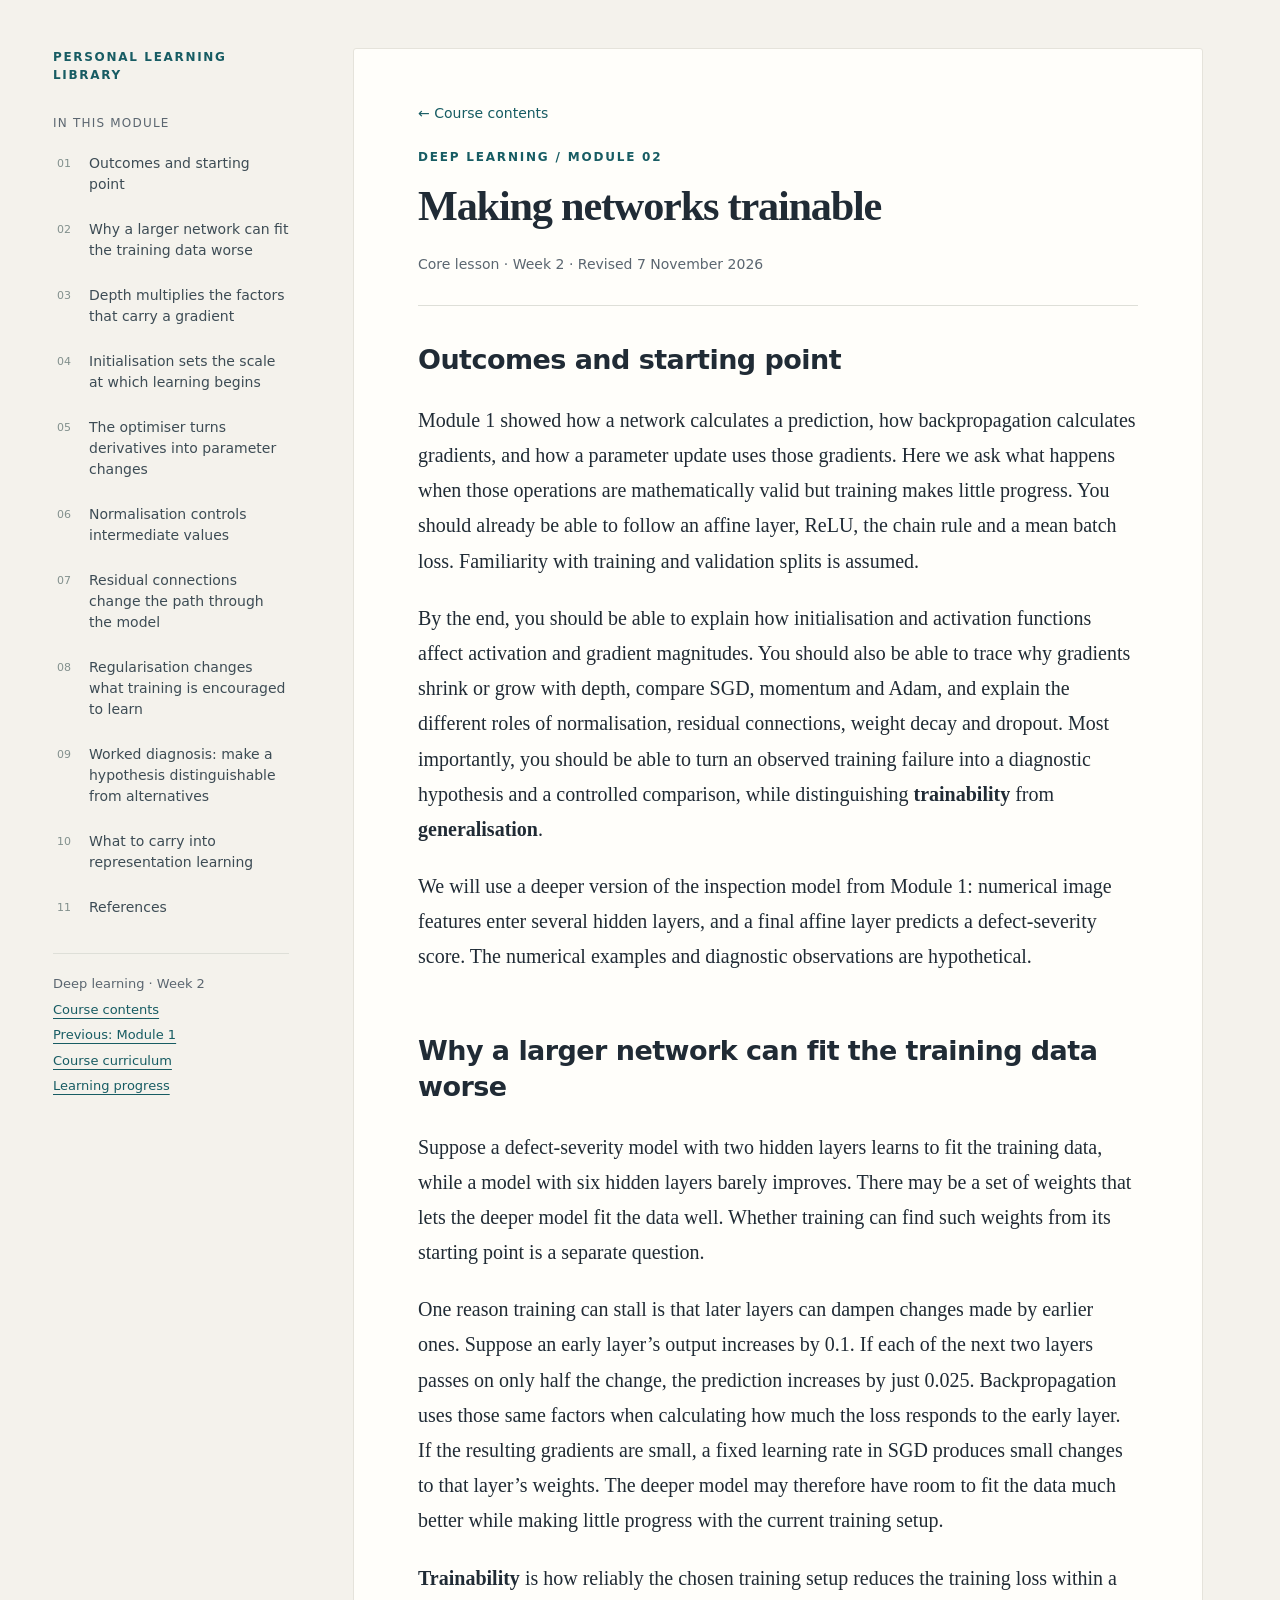
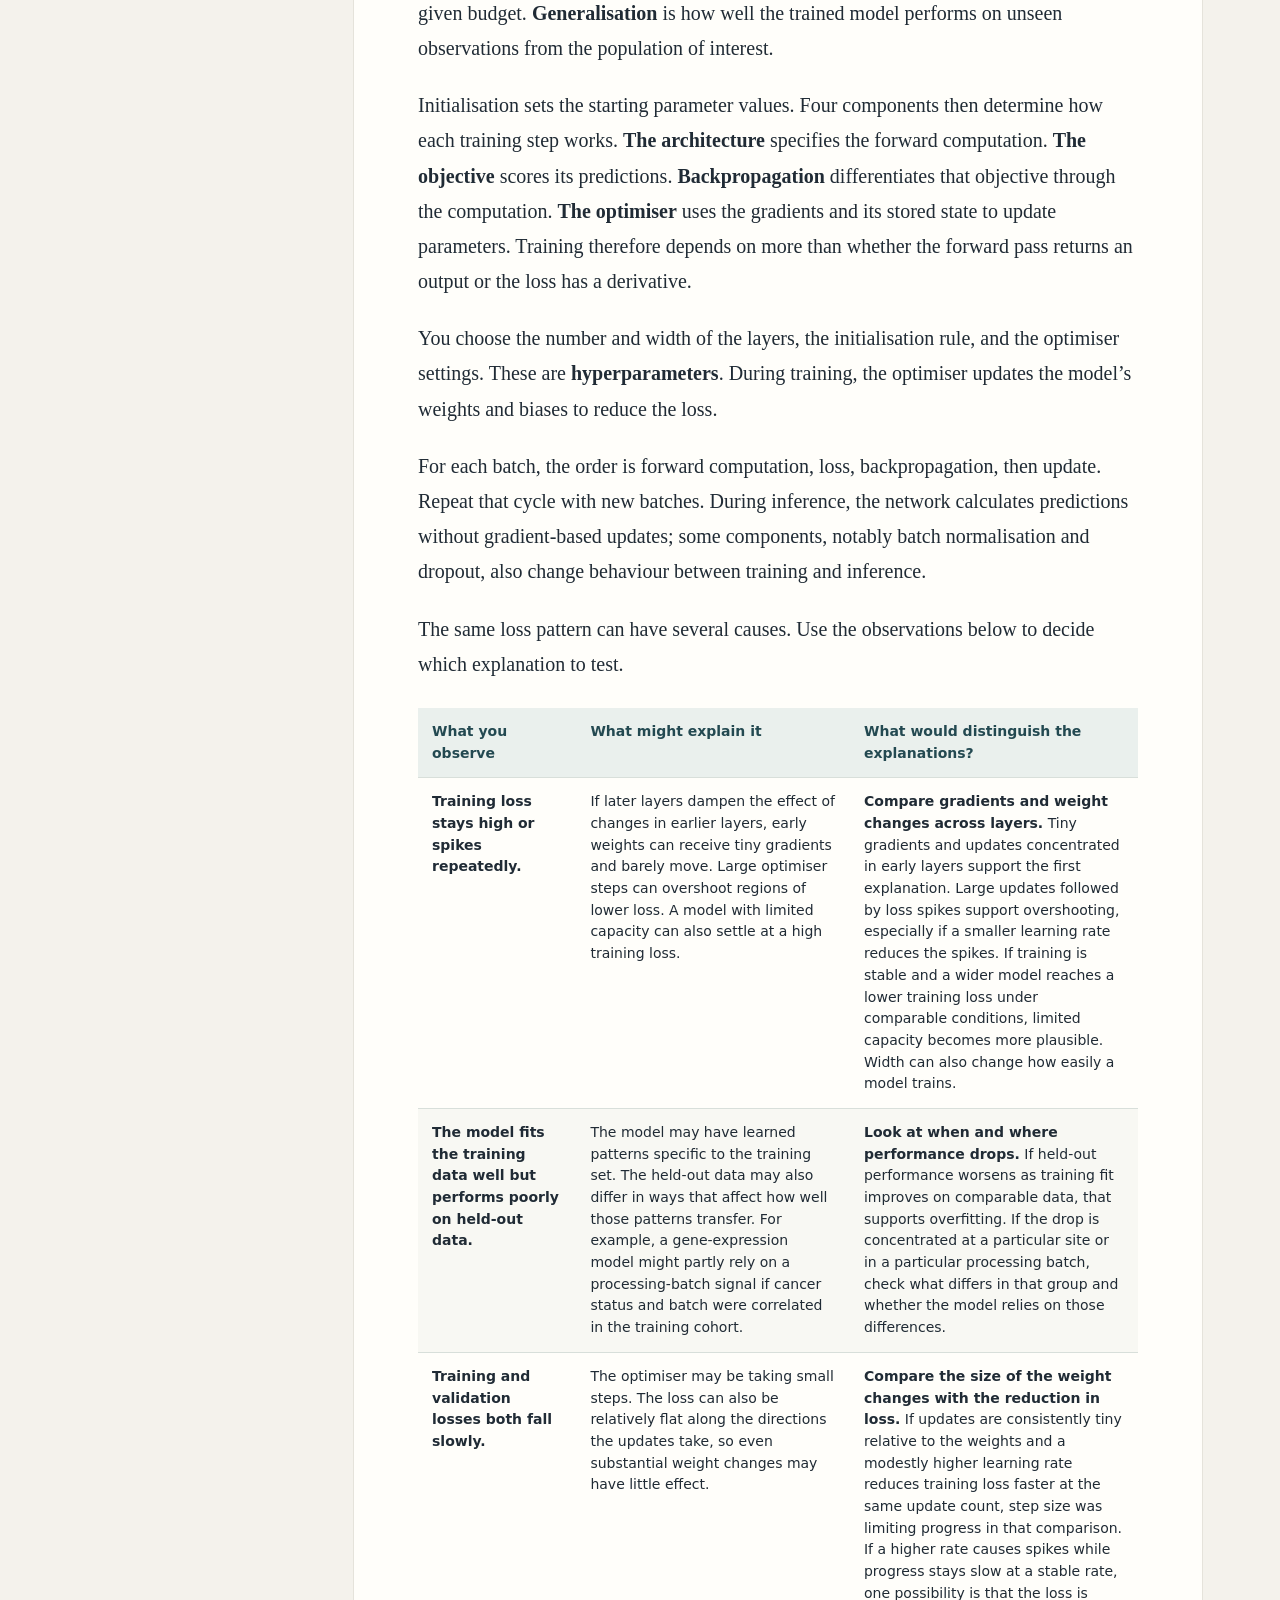
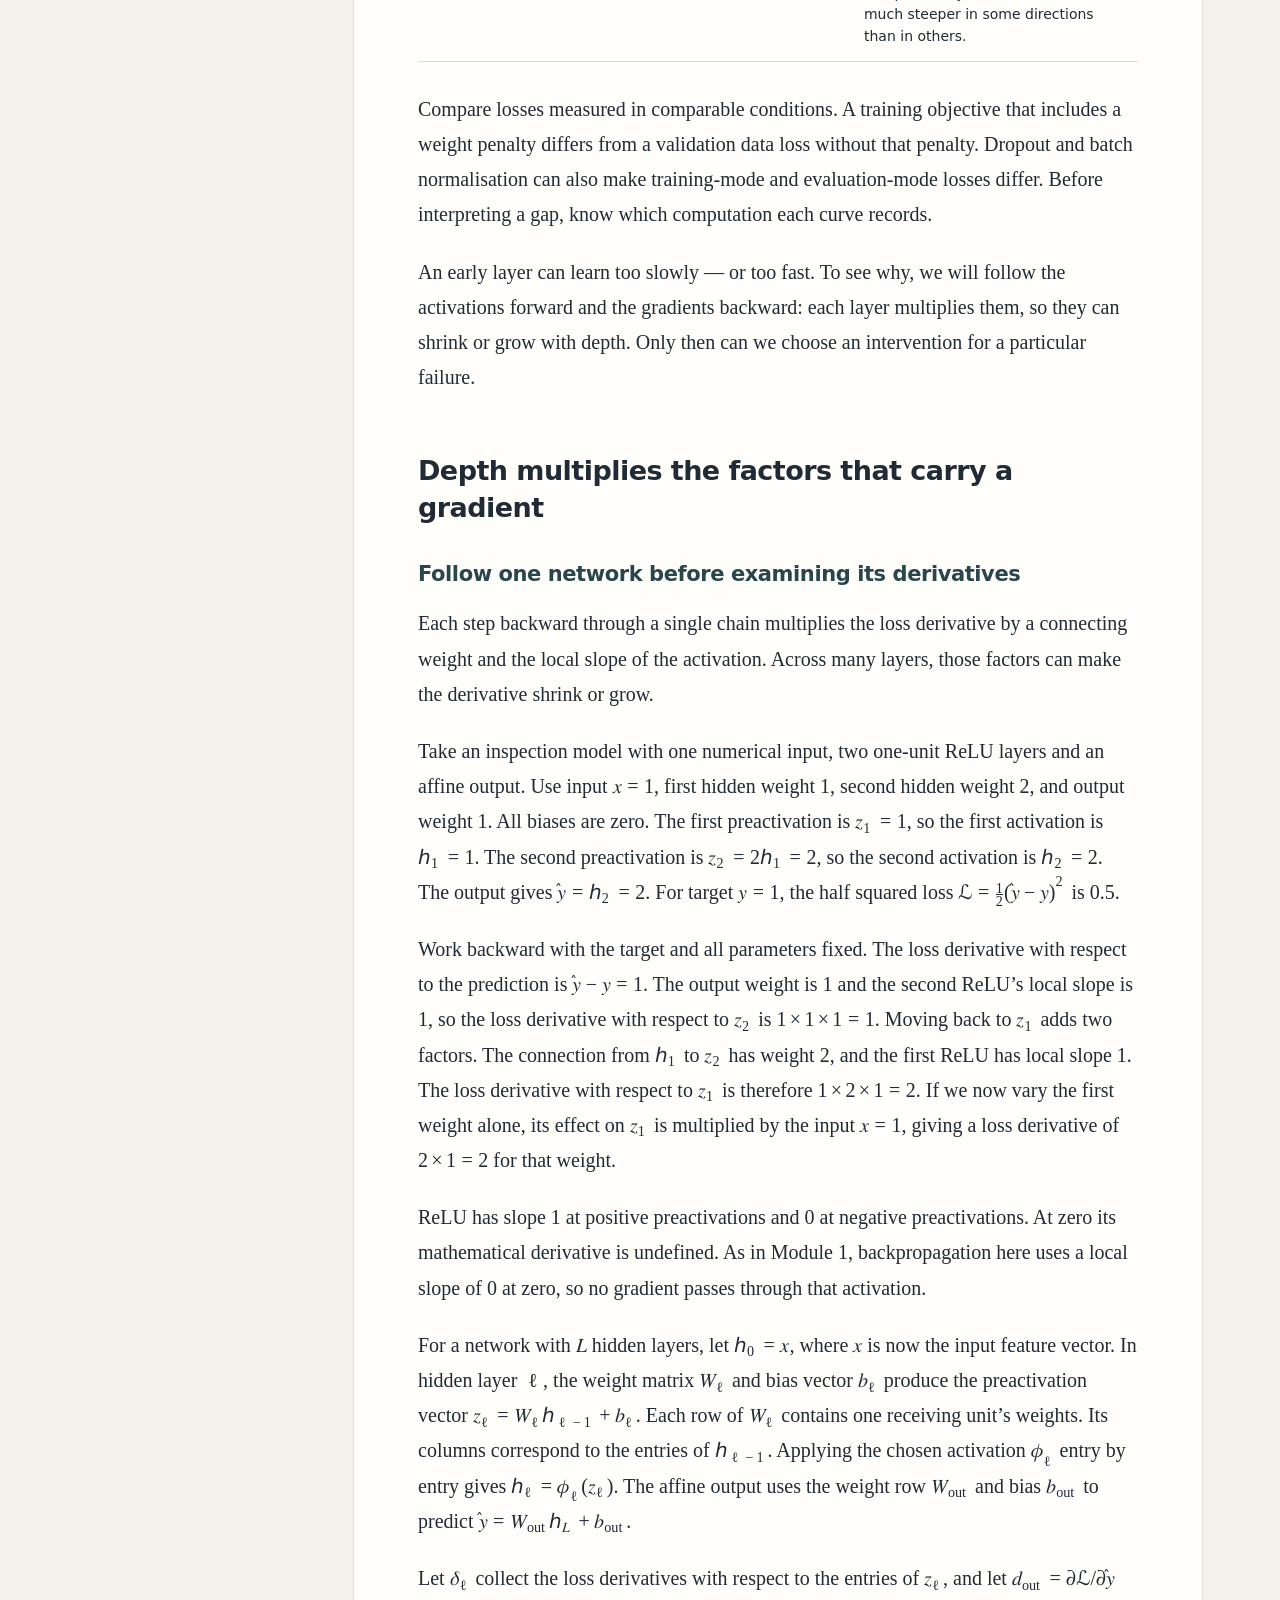
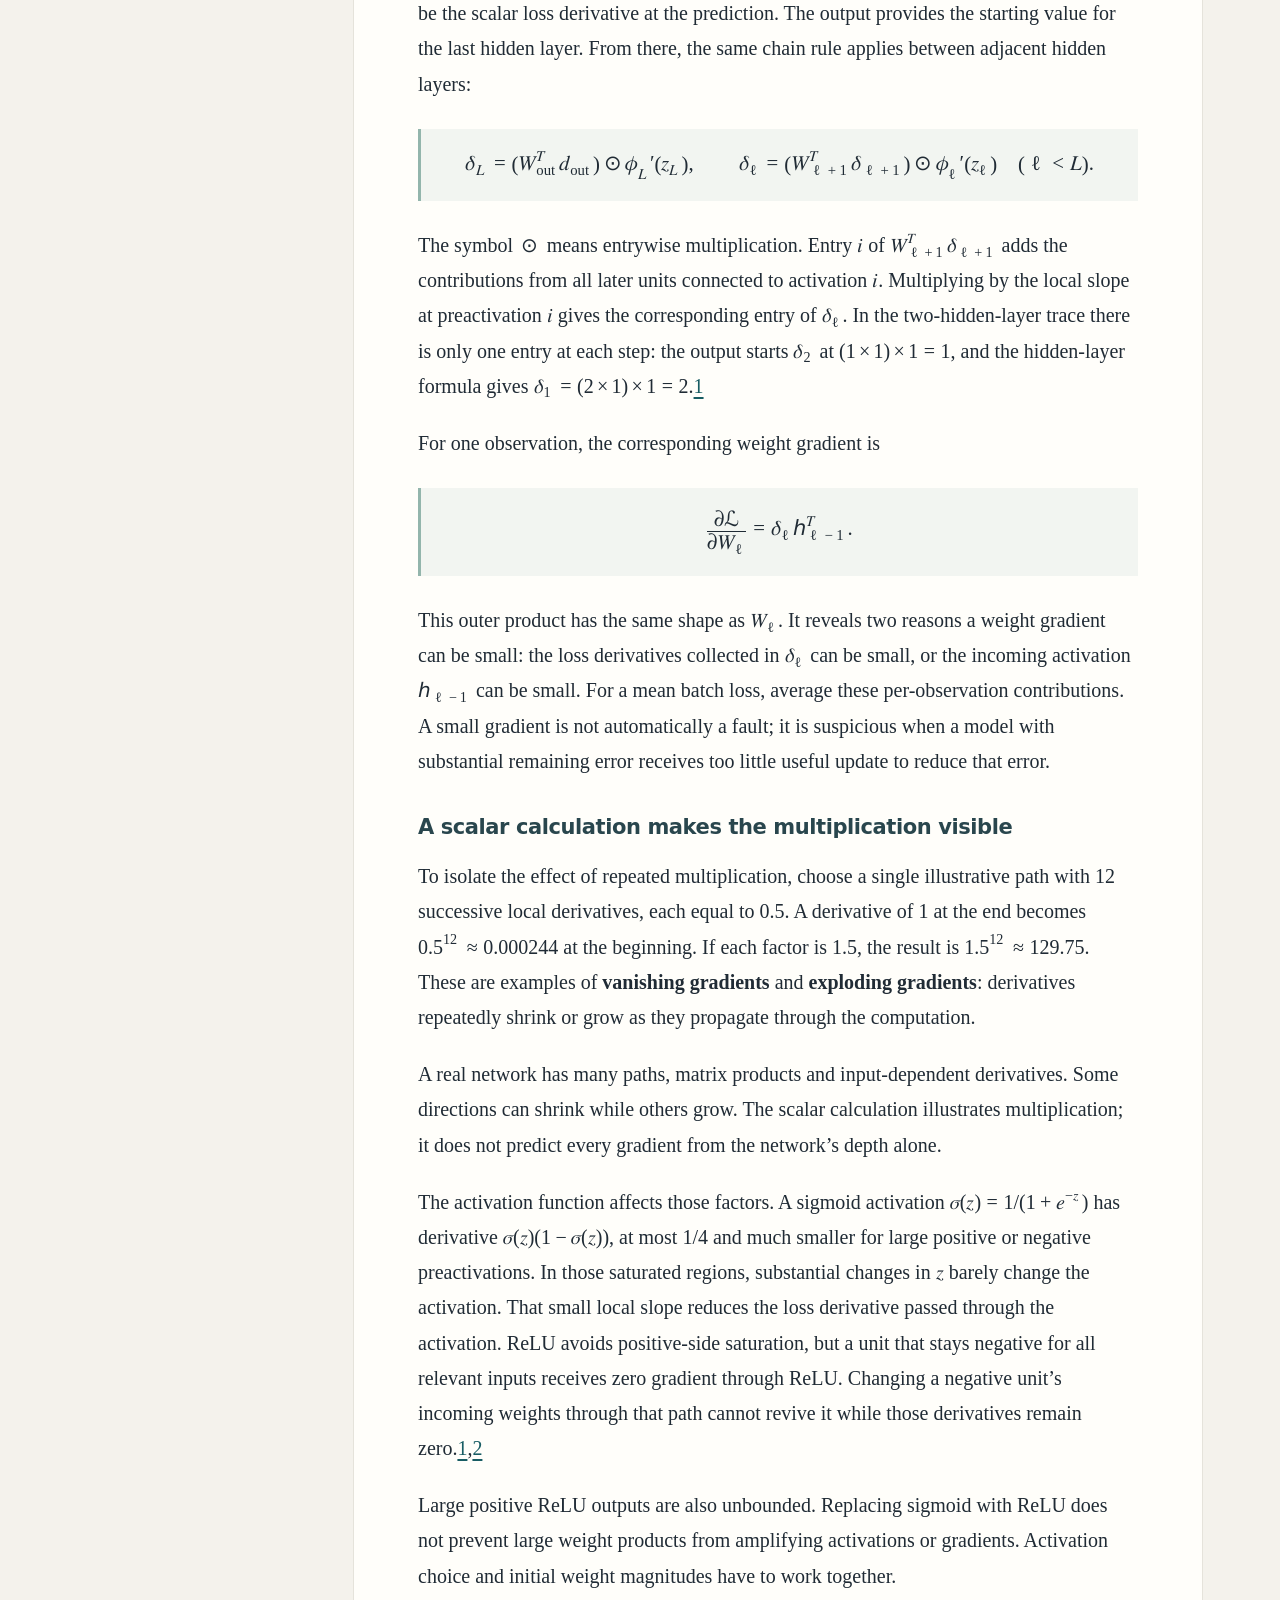
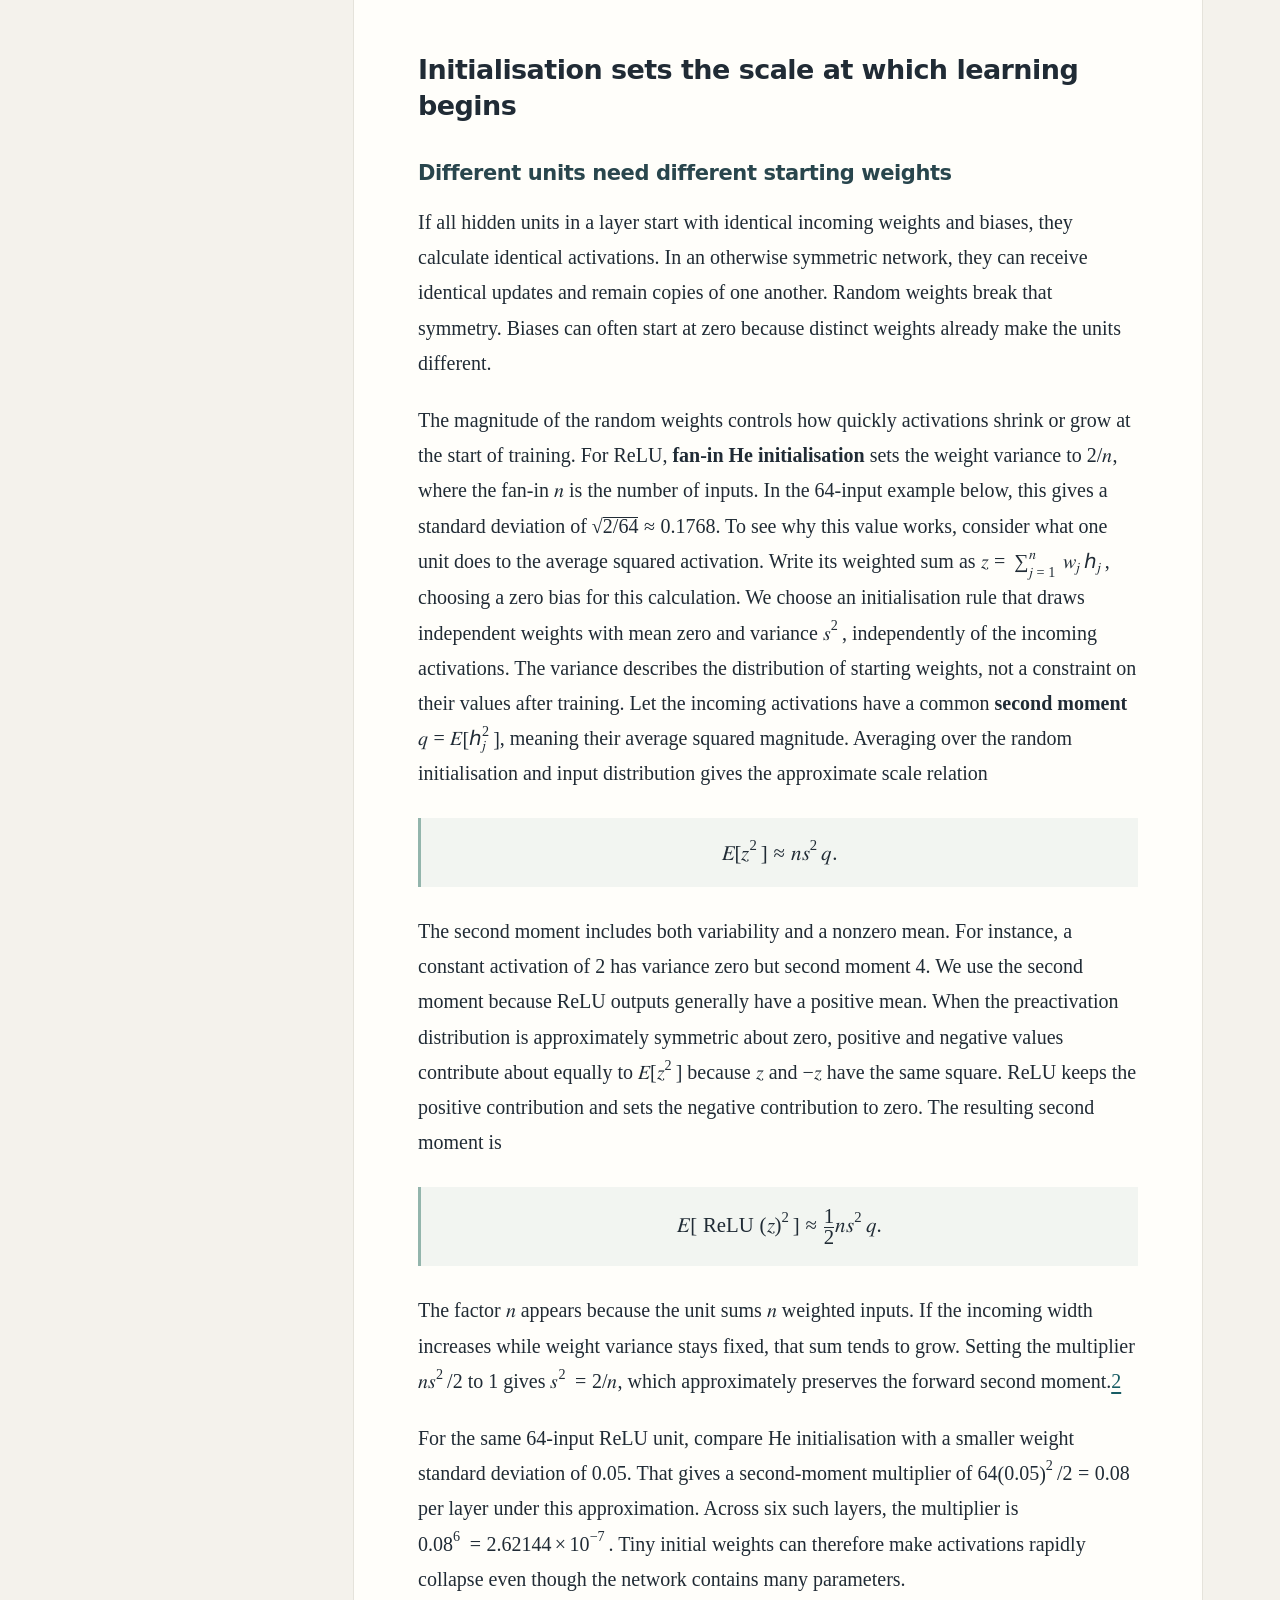
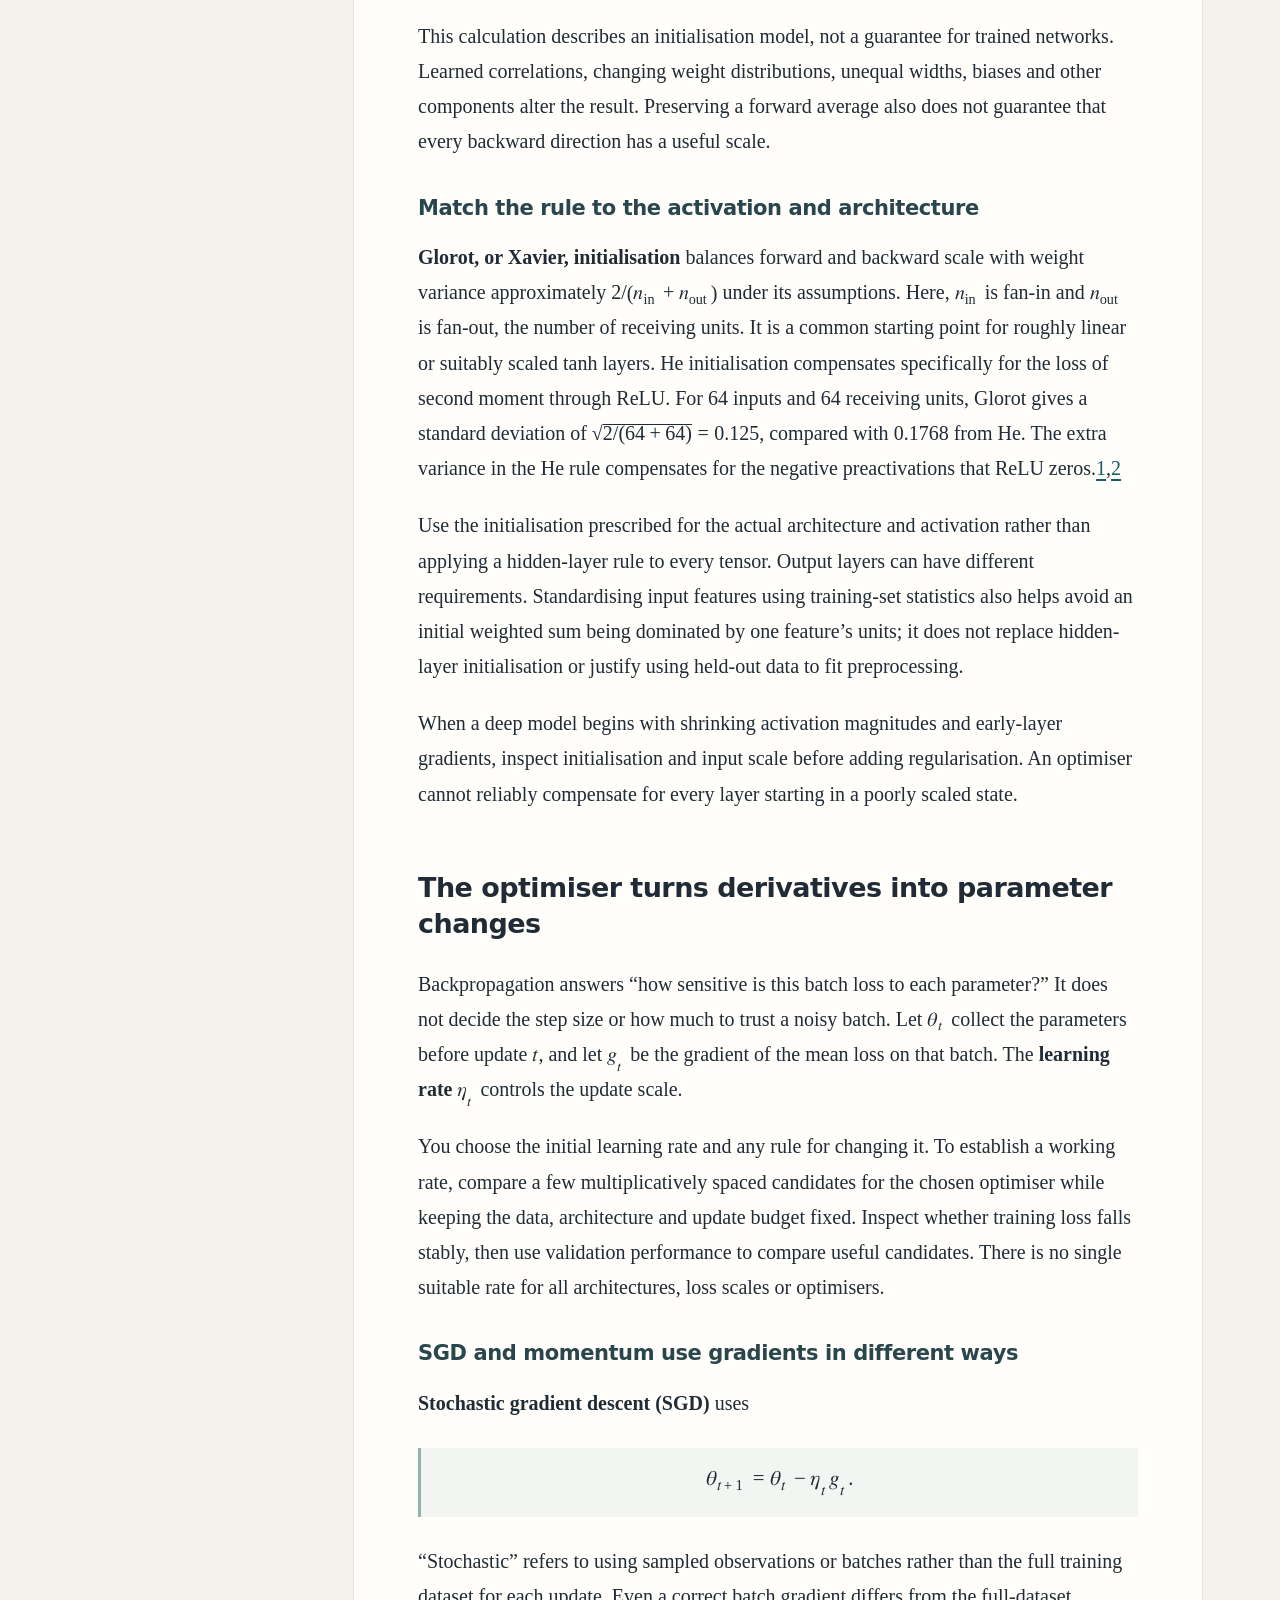
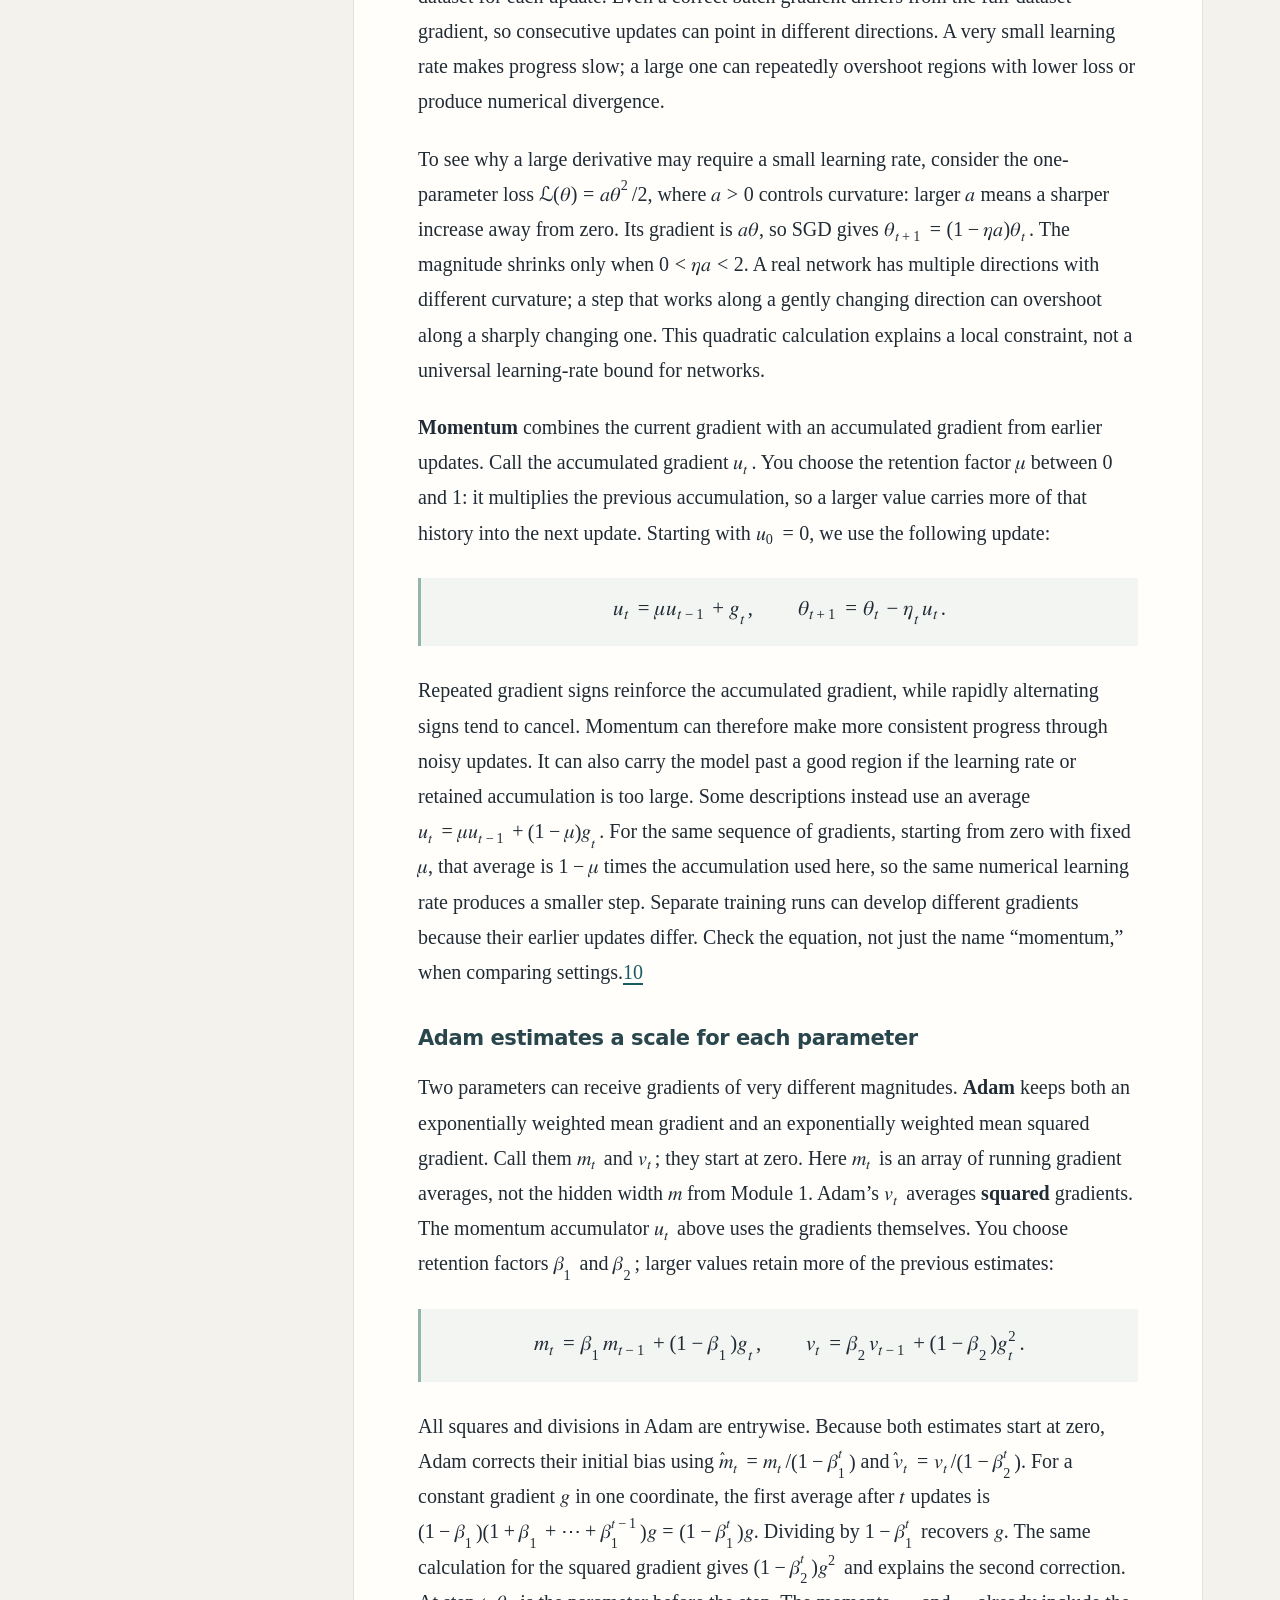
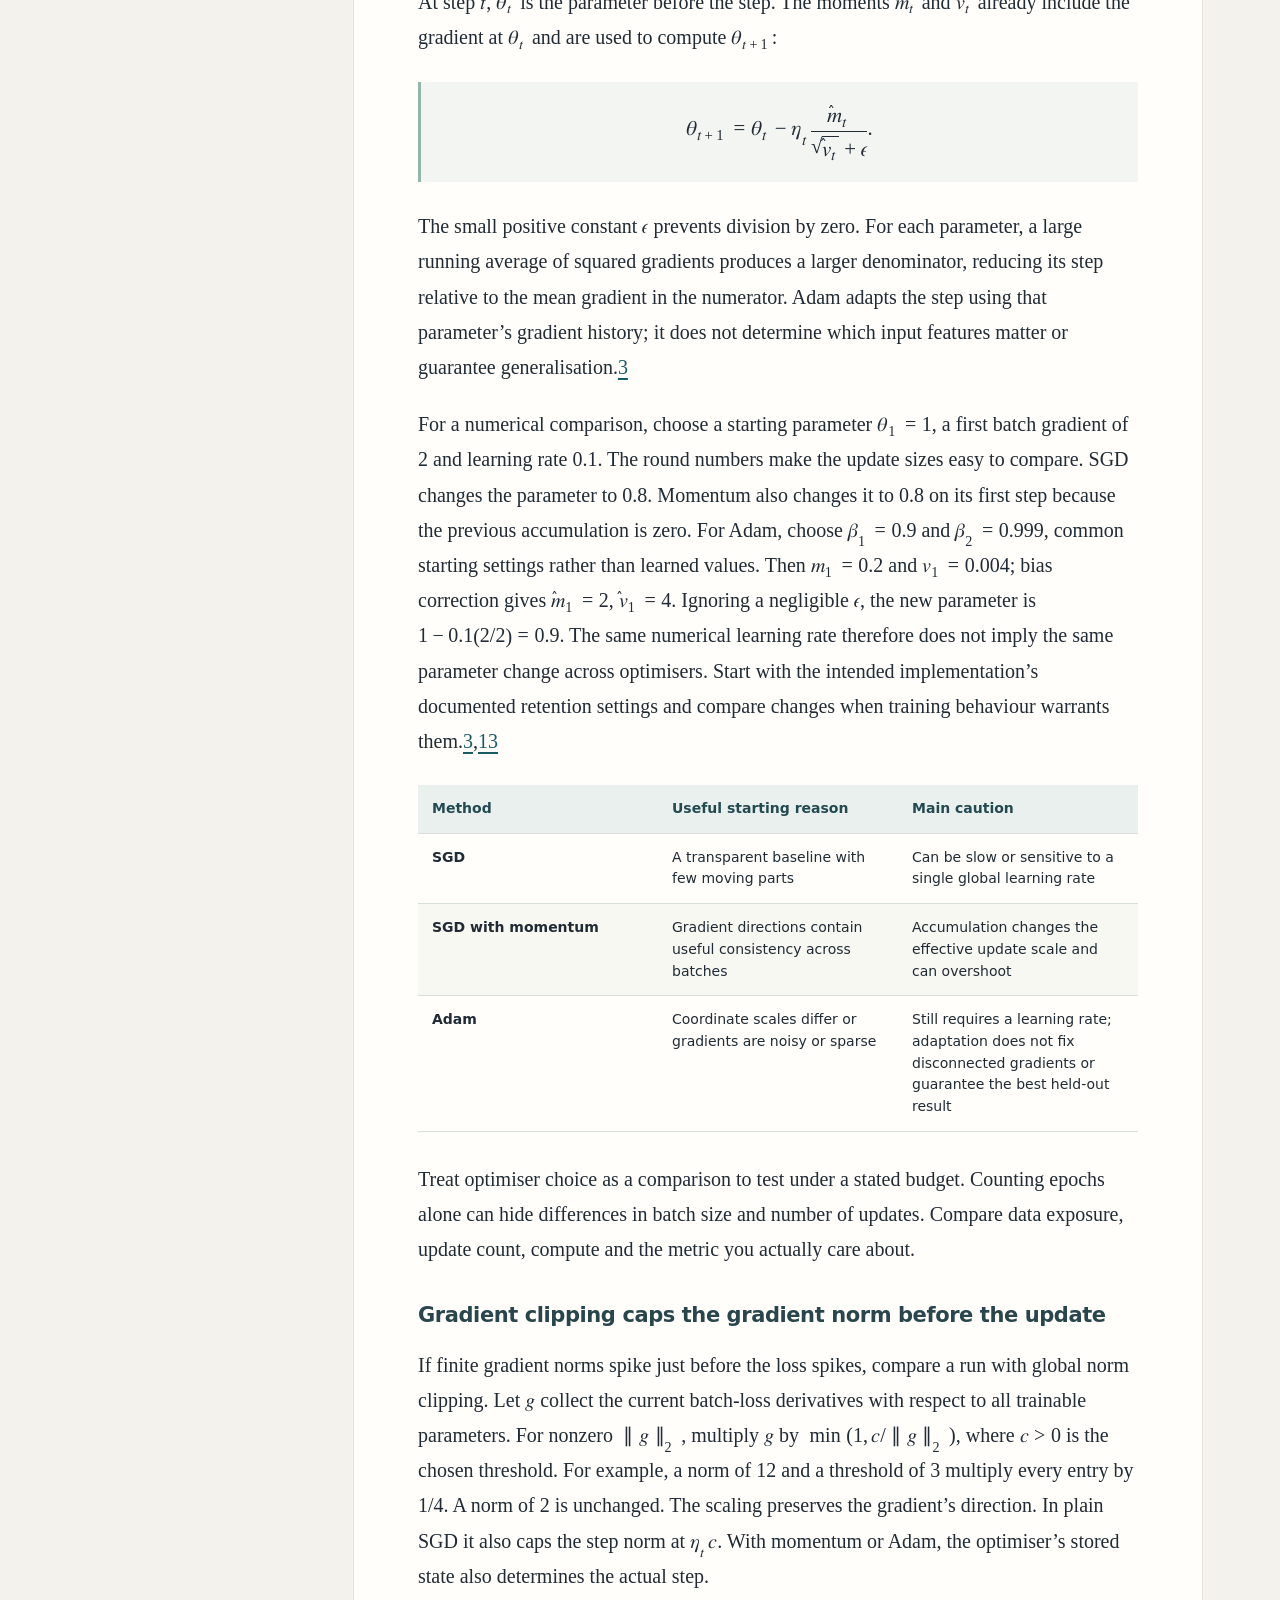
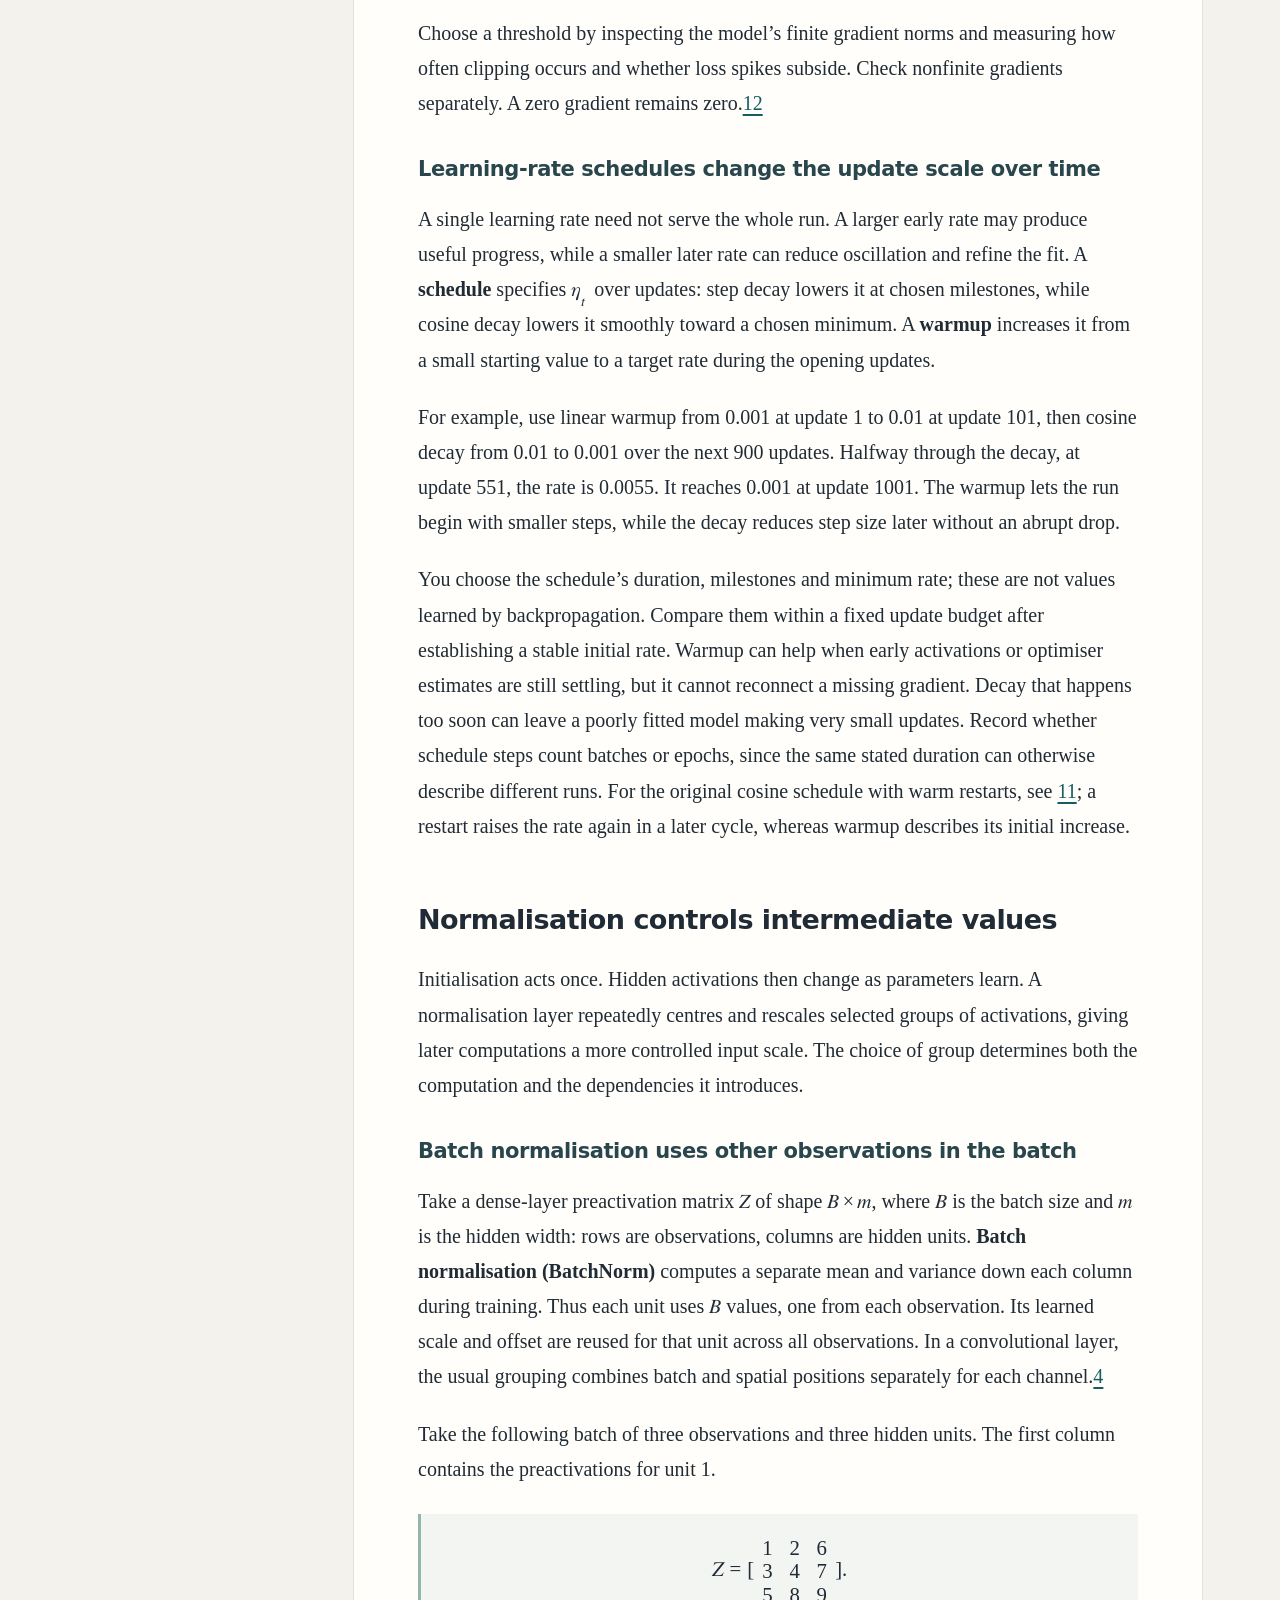
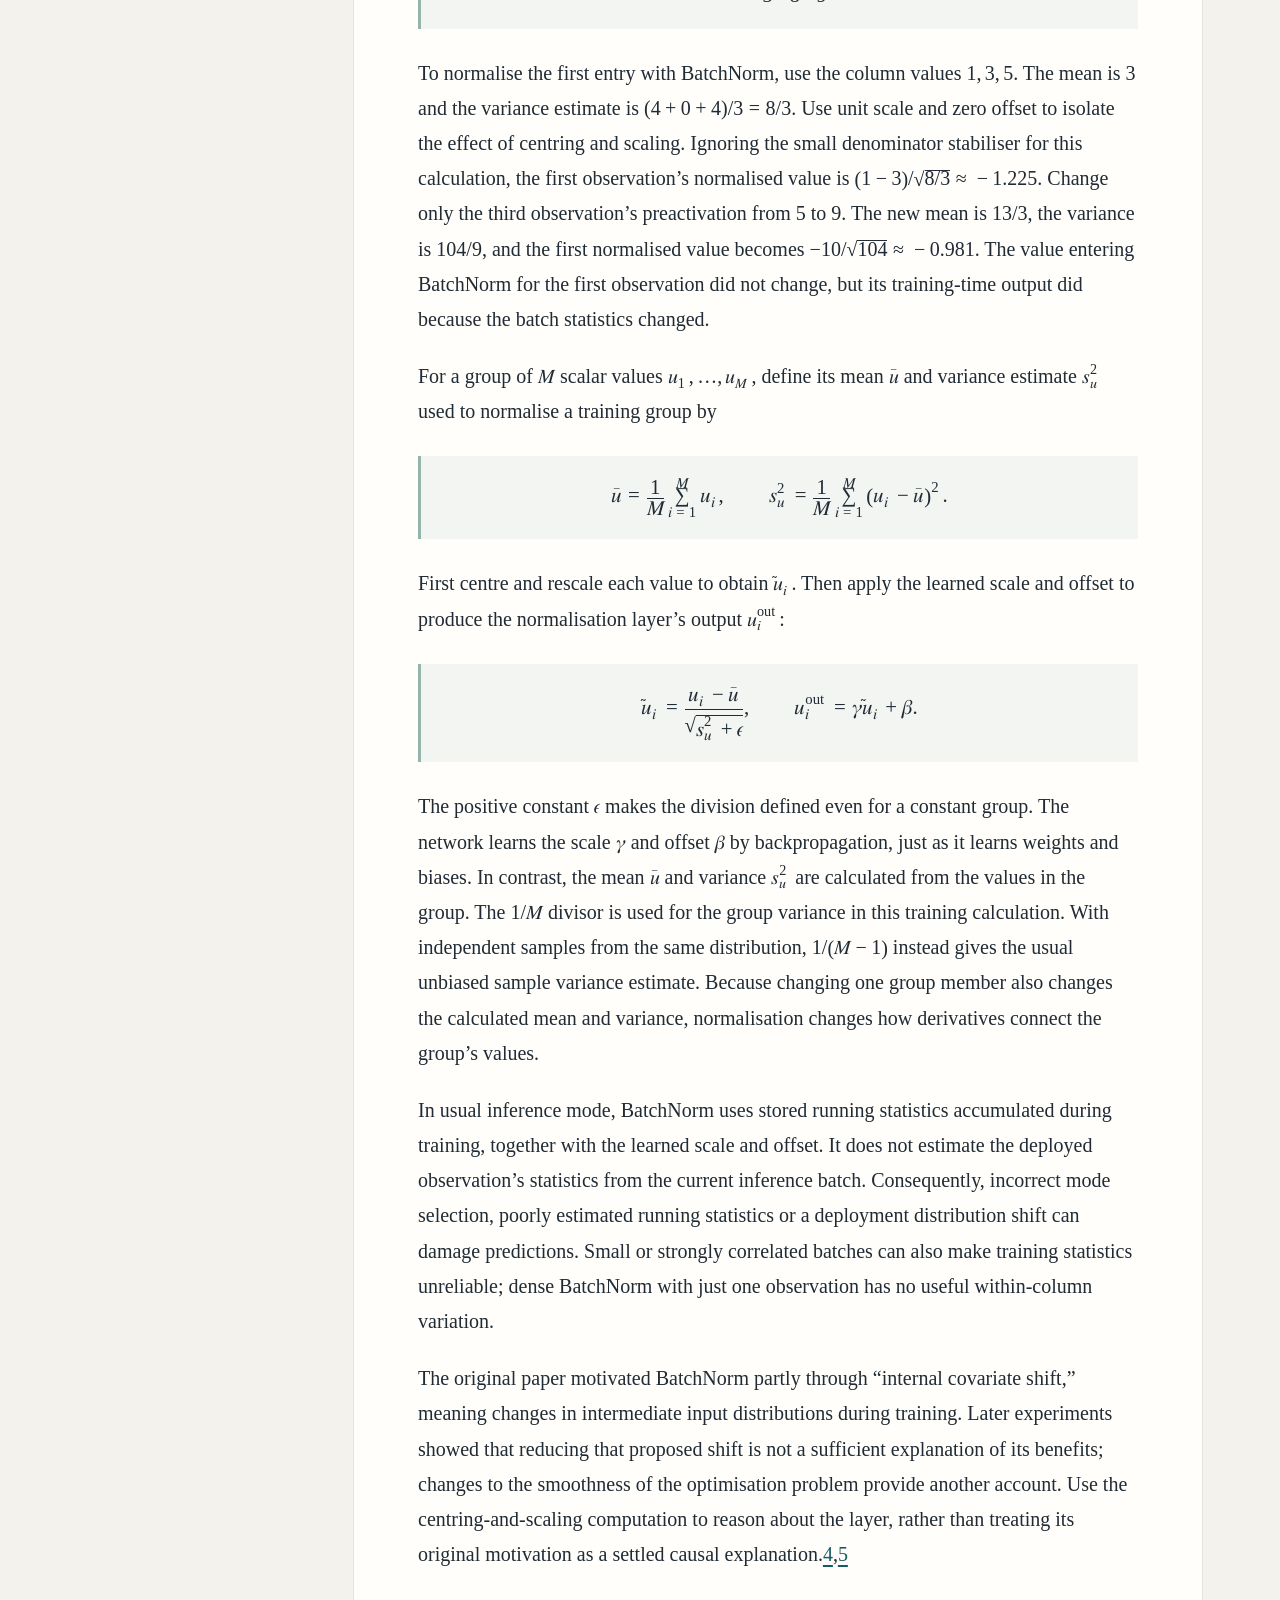
<file: subjects/deep-learning/lessons/02-making-networks-trainable.html>
<!DOCTYPE html>

<html lang="en"><head><meta charset="utf-8"/><meta content="width=device-width, initial-scale=1" name="viewport"/><meta content="Module 2: gradient flow, initialisation, optimisers, normalisation, residual connections and regularisation, taught through a controlled diagnostic comparison." name="description"/><title>Module 2 · Making networks trainable</title><style>
:root{color-scheme:light;--paper:#fffefa;--bg:#f4f2ec;--ink:#202b35;--muted:#5b6670;--line:#dedfd8;--accent:#175c63;--soft:#edf3f1}
*{box-sizing:border-box}html{scroll-behavior:smooth;scroll-padding-top:28px}body{margin:0;background:var(--bg);color:var(--ink);font:20px/1.76 Georgia,"Times New Roman",serif}a{color:var(--accent);text-underline-offset:4px}a:hover{text-decoration-thickness:2px}a:focus-visible,[tabindex]:focus-visible{outline:3px solid #b87824;outline-offset:5px}
.skip{position:absolute;top:-100px;left:16px;background:white;padding:12px;z-index:10}.skip:focus{top:12px}
.layout{display:grid;grid-template-columns:236px minmax(0,850px);gap:64px;max-width:1270px;margin:auto;padding:48px 48px 90px}
aside{font:14px/1.5 system-ui,-apple-system,"Segoe UI",sans-serif;align-self:start;position:sticky;top:38px}
.brand{font-size:12px;font-weight:700;letter-spacing:.14em;text-transform:uppercase;color:var(--accent);margin:0 0 30px}.nav-label{color:var(--muted);font-size:12px;text-transform:uppercase;letter-spacing:.1em;margin:0 0 12px}nav ol{list-style:none;padding:0;counter-reset:sections;margin:0}nav li{counter-increment:sections;margin:0 0 6px}nav li a{display:grid;grid-template-columns:24px 1fr;gap:8px;padding:9px 0;text-decoration:none;color:#3d4c55}nav li a:before{content:counter(sections,decimal-leading-zero);font-size:11px;color:#82908d;padding-top:3px}nav li a:hover{color:var(--accent)}
.side-footer{border-top:1px solid var(--line);margin-top:26px;padding-top:20px;color:var(--muted);font-size:13px}.side-footer a{display:block;margin:6px 0}
main{min-width:0;background:var(--paper);padding:54px 64px 64px;border:1px solid #e5e3db;border-radius:3px}
header{border-bottom:1px solid var(--line);padding-bottom:30px;margin-bottom:36px}.eyebrow{font:700 12px/1.5 system-ui,sans-serif;letter-spacing:.15em;color:var(--accent);text-transform:uppercase;margin:0 0 16px}h1{font:600 clamp(32px,3.3vw,46px)/1.16 Georgia,serif;letter-spacing:-.028em;margin:0 0 22px}header .meta{font:14px/1.6 system-ui,sans-serif;color:var(--muted);margin:0}
h2,h3{font-family:system-ui,-apple-system,"Segoe UI",sans-serif;line-height:1.35;letter-spacing:-.02em}h2{font-size:27px;margin:0 0 24px;padding-top:0}h3{font-size:21px;margin:34px 0 18px;color:#29464d}section{margin-top:58px;scroll-margin-top:28px}section:first-child{margin-top:0}p{margin:0 0 22px}li{padding-left:4px;margin:9px 0}strong{font-weight:700}sup{font:11px/1 system-ui,sans-serif;vertical-align:super;margin-left:2px}sup a{text-decoration:none;padding:2px}
.math-display{font-size:1.04em;overflow-x:auto;overflow-y:hidden;max-width:100%;background:#f2f5f1;border-left:3px solid #93b5ac;padding:22px 20px;margin:27px 0;text-align:center;scrollbar-width:thin}
math{font-family:"Cambria Math","STIX Two Math","Latin Modern Math",math}math[display="block"]{margin:0;min-width:max-content}
.table-scroll{max-width:100%;overflow:auto;margin:26px 0 30px;scrollbar-width:thin}table{border-collapse:collapse;width:100%;font:14px/1.55 system-ui,sans-serif;text-align:left}th{background:#eaf0ed;color:#234951;font-weight:650}th,td{border-bottom:1px solid #d8dfda;padding:13px 14px;vertical-align:top}td:first-child{font-weight:550}tr:nth-child(even) td{background:#f8f8f3}table math{font-size:1.08em}
code{font:0.81em/1.5 Consolas,"Cascadia Code",monospace;background:#edf0eb;padding:2px 5px;border-radius:3px}pre{background:#edf0eb;padding:23px;overflow:auto;font-size:15px;line-height:1.75;border-radius:3px;margin:24px 0 30px}pre code{font:inherit;padding:0}
figure{margin:30px 0} .diagram-scroll{overflow:auto;max-width:100%;padding:18px 0}.diagram-scroll svg{display:block;width:100%;height:auto;min-width:580px}figcaption{font:13px/1.6 system-ui,sans-serif;color:var(--muted);margin-top:10px}
.callout{background:#edf3ef;border:1px solid #c8d9d1;border-radius:3px;padding:24px;margin:28px 0;font-style:italic;color:#224c50}
.references{font:14px/1.65 system-ui,sans-serif;padding-left:22px}.references li{padding:0 0 16px;overflow-wrap:anywhere}.references p{margin:0}footer{border-top:1px solid var(--line);margin-top:46px;padding-top:20px;font:13px/1.6 system-ui,sans-serif;color:var(--muted)}
@media(max-width:1100px){.layout{gap:32px;padding:32px 26px 60px;grid-template-columns:190px minmax(0,1fr)}main{padding:40px 38px}aside{font-size:13px}body{font-size:19px}}
@media(max-width:800px){.layout{display:block;padding:0}aside{position:static;padding:24px 24px 20px;background:#eaf0eb}.brand{margin-bottom:18px}nav ol{display:grid;grid-template-columns:1fr 1fr;gap:0 20px}.side-footer{display:none}.nav-label{margin-bottom:5px}main{border:0;border-radius:0;padding:38px 24px 48px}h1{font-size:37px}h2{font-size:25px}.math-display{padding:18px 14px}.diagram-scroll svg{min-width:580px}section{margin-top:44px}}
@media(max-width:420px){body{font-size:18px}main{padding:30px 18px 42px}aside{padding:20px 18px}nav ol{display:block}nav li{margin:0}nav li a{padding:5px 0}h1{font-size:33px}h2{font-size:23px}.math-display{font-size:.93em}}
@media(prefers-reduced-motion:reduce){html{scroll-behavior:auto}}
@media print{body{background:white;font-size:11pt}.layout{display:block;padding:0;max-width:none}aside,.skip{display:none}main{border:0;padding:0;max-width:none}h1{font-size:28pt}h2{font-size:17pt}h3{font-size:13pt}section{margin-top:30px}h2,h3{break-after:avoid}.math-display,figure,tr{break-inside:avoid}.math-display{overflow:visible;background:white}pre{white-space:pre-wrap}a{color:inherit}.diagram-scroll{overflow:visible}.diagram-scroll svg{min-width:0}}

.diagram-scroll svg.diagram-narrow{display:none}@media(max-width:800px){.diagram-scroll svg:not(.diagram-narrow){display:none}.diagram-scroll svg.diagram-narrow{display:block;min-width:0;max-width:320px;width:100%;margin:auto}}@media print{.diagram-scroll svg.diagram-narrow{display:none}.diagram-scroll svg:not(.diagram-narrow){display:block}}

/* Course navigation and chapter availability; shared by the contents and lessons. */
.course-back{font:14px/1.5 system-ui,sans-serif;margin:0 0 24px}.course-back a{text-decoration:none}
.course-intro{font-size:21px;color:#364952}.availability{font:14px/1.6 system-ui,sans-serif;color:var(--muted);border-left:3px solid #93b5ac;padding-left:14px;margin:24px 0 32px}
.chapter-list{list-style:none;padding:0;margin:0;counter-reset:none}.chapter-list>li{margin:0;padding:25px 0 27px;border-bottom:1px solid var(--line)}.chapter-topline{display:flex;justify-content:space-between;gap:16px;flex-wrap:wrap;font:12px/1.5 system-ui,sans-serif;text-transform:uppercase;letter-spacing:.08em;color:var(--muted);margin-bottom:9px}.chapter-list h3{font-size:22px;margin:0 0 10px;line-height:1.4}.chapter-list h3 a{text-decoration:none}.chapter-list h3 a:hover{text-decoration:underline}.chapter-list p{font-size:18px;line-height:1.65;margin:0}.chapter-status{font:13px/1.5 system-ui,sans-serif;color:var(--muted);margin-top:13px}.chapter-status.available{color:var(--accent);font-weight:650}.elective-list{padding-left:22px;font-size:18px}.elective-list li{margin:13px 0}.elective-list strong{font-family:system-ui,sans-serif;font-size:16px}.start-link{display:inline-block;background:var(--accent);color:#fffefa;padding:10px 18px;border-radius:3px;font:600 14px/1.5 system-ui,sans-serif;text-decoration:none;margin:4px 0 8px}.start-link:hover{background:#11474d}
@media(max-width:800px){.course-intro{font-size:19px}.chapter-list h3{font-size:21px}}@media print{.start-link{background:none;color:inherit;padding:0}.chapter-list>li{break-inside:avoid}}

</style></head><body><a class="skip" href="#lesson">Skip to lesson</a><div class="layout"><aside><p class="brand">Personal learning library</p><p class="nav-label" id="contents-label">In this module</p><nav aria-labelledby="contents-label"><ol><li><a href="#outcomes-and-starting-point">Outcomes and starting point</a></li><li><a href="#why-a-larger-network-can-fit-the-training-data-worse">Why a larger network can fit the training data worse</a></li><li><a href="#depth-multiplies-the-factors-that-carry-a-gradient">Depth multiplies the factors that carry a gradient</a></li><li><a href="#initialisation-sets-the-scale-at-which-learning-begins">Initialisation sets the scale at which learning begins</a></li><li><a href="#the-optimiser-turns-derivatives-into-parameter-changes">The optimiser turns derivatives into parameter changes</a></li><li><a href="#normalisation-controls-intermediate-values">Normalisation controls intermediate values</a></li><li><a href="#residual-connections-change-the-path-through-the-model">Residual connections change the path through the model</a></li><li><a href="#regularisation-changes-what-training-is-encouraged-to-learn">Regularisation changes what training is encouraged to learn</a></li><li><a href="#worked-diagnosis-make-a-hypothesis-distinguishable-from-alternatives">Worked diagnosis: make a hypothesis distinguishable from alternatives</a></li><li><a href="#what-to-carry-into-representation-learning">What to carry into representation learning</a></li><li><a href="#references">References</a></li></ol></nav><div class="side-footer">Deep learning · Week 2<a href="../index.html">Course contents</a><a href="01-from-conventional-ml-to-differentiable-models.html">Previous: Module 1</a><a href="../CURRICULUM.md">Course curriculum</a><a href="../PROGRESS.md">Learning progress</a></div></aside><main id="lesson"><header><p class="course-back"><a href="../index.html">← Course contents</a></p><p class="eyebrow">Deep learning / Module 02</p><h1>Making networks trainable</h1><p class="meta">Core lesson · Week 2 · Revised 7 November 2026</p></header><article><section aria-labelledby="outcomes-and-starting-point"><h2 id="outcomes-and-starting-point">Outcomes and starting point</h2>
<p>Module 1 showed how a network calculates a prediction, how
backpropagation calculates gradients, and how a parameter update uses
those gradients. Here we ask what happens when those operations are
mathematically valid but training makes little progress. You should
already be able to follow an affine layer, ReLU, the chain rule and a
mean batch loss. Familiarity with training and validation splits is
assumed.</p>
<p>By the end, you should be able to explain how initialisation and
activation functions affect activation and gradient magnitudes. You
should also be able to trace why gradients shrink or grow with depth,
compare SGD, momentum and Adam, and explain the different roles of
normalisation, residual connections, weight decay and dropout. Most
importantly, you should be able to turn an observed training failure
into a diagnostic hypothesis and a controlled comparison, while
distinguishing <strong>trainability</strong> from
<strong>generalisation</strong>.</p>
<p>We will use a deeper version of the inspection model from Module 1:
numerical image features enter several hidden layers, and a final affine
layer predicts a defect-severity score. The numerical examples and
diagnostic observations are hypothetical.</p>
</section><section aria-labelledby="why-a-larger-network-can-fit-the-training-data-worse"><h2 id="why-a-larger-network-can-fit-the-training-data-worse">Why a
larger network can fit the training data worse</h2>
<p>Suppose a defect-severity model with two hidden layers learns to fit the training data, while a model with six hidden layers barely improves. There may be a set of weights that lets the deeper model fit the data well. Whether training can find such weights from its starting point is a separate question.</p>
<p>One reason training can stall is that later layers can dampen changes made by earlier ones. Suppose an early layer’s output increases by 0.1. If each of the next two layers passes on only half the change, the prediction increases by just 0.025. Backpropagation uses those same factors when calculating how much the loss responds to the early layer. If the resulting gradients are small, a fixed learning rate in SGD produces small changes to that layer’s weights. The deeper model may therefore have room to fit the data much better while making little progress with the current training setup.</p>
<p><strong>Trainability</strong> is how reliably the chosen training
setup reduces the training loss within a given budget.
<strong>Generalisation</strong> is how well the trained model performs
on unseen observations from the population of interest.</p>
<p>Initialisation sets the starting parameter values. Four components
then determine how each training step works. <strong>The
architecture</strong> specifies the forward computation. <strong>The
objective</strong> scores its predictions.
<strong>Backpropagation</strong> differentiates that objective through
the computation. <strong>The optimiser</strong> uses the gradients and
its stored state to update parameters. Training therefore depends on
more than whether the forward pass returns an output or the loss has a
derivative.</p>
<p>You choose the number and width of the layers, the initialisation rule, and the optimiser settings. These are <strong>hyperparameters</strong>. During training, the optimiser updates the model’s weights and biases to reduce the loss.</p>
<p>For each batch, the order is forward computation, loss,
backpropagation, then update. Repeat that cycle with new batches. During
inference, the network calculates predictions without gradient-based
updates; some components, notably batch normalisation and dropout, also
change behaviour between training and inference.</p>
<p>The same loss pattern can have several causes. Use the observations below to decide which explanation to test.</p>
<div class="table-scroll"><table>
<colgroup>
<col style="width: 22%" />
<col style="width: 38%" />
<col style="width: 40%" />
</colgroup>
<thead>
<tr class="header">
<th>What you observe</th>
<th>What might explain it</th>
<th>What would distinguish the explanations?</th>
</tr>
</thead>
<tbody>
<tr class="odd">
<td><strong>Training loss stays high or spikes repeatedly.</strong></td>
<td>If later layers dampen the effect of changes in earlier layers, early weights can receive tiny gradients and barely move. Large optimiser steps can overshoot regions of lower loss. A model with limited capacity can also settle at a high training loss.</td>
<td><strong>Compare gradients and weight changes across layers.</strong> Tiny gradients and updates concentrated in early layers support the first explanation. Large updates followed by loss spikes support overshooting, especially if a smaller learning rate reduces the spikes. If training is stable and a wider model reaches a lower training loss under comparable conditions, limited capacity becomes more plausible. Width can also change how easily a model trains.</td>
</tr>
<tr class="even">
<td><strong>The model fits the training data well but performs poorly on held-out data.</strong></td>
<td>The model may have learned patterns specific to the training set. The held-out data may also differ in ways that affect how well those patterns transfer. For example, a gene-expression model might partly rely on a processing-batch signal if cancer status and batch were correlated in the training cohort.</td>
<td><strong>Look at when and where performance drops.</strong> If held-out performance worsens as training fit improves on comparable data, that supports overfitting. If the drop is concentrated at a particular site or in a particular processing batch, check what differs in that group and whether the model relies on those differences.</td>
</tr>
<tr class="odd">
<td><strong>Training and validation losses both fall slowly.</strong></td>
<td>The optimiser may be taking small steps. The loss can also be relatively flat along the directions the updates take, so even substantial weight changes may have little effect.</td>
<td><strong>Compare the size of the weight changes with the reduction in loss.</strong> If updates are consistently tiny relative to the weights and a modestly higher learning rate reduces training loss faster at the same update count, step size was limiting progress in that comparison. If a higher rate causes spikes while progress stays slow at a stable rate, one possibility is that the loss is much steeper in some directions than in others.</td>
</tr>
</tbody>
</table></div>
<p>Compare losses measured in comparable conditions. A training
objective that includes a weight penalty differs from a validation data
loss without that penalty. Dropout and batch normalisation can also make
training-mode and evaluation-mode losses differ. Before interpreting a
gap, know which computation each curve records.</p>
<p>An early layer can learn too slowly — or too fast. To see why, we will follow the activations forward and the gradients backward: each layer multiplies them, so they can shrink or grow with depth. Only then can we choose an intervention for a particular failure.</p>
</section><section aria-labelledby="depth-multiplies-the-factors-that-carry-a-gradient"><h2 id="depth-multiplies-the-factors-that-carry-a-gradient">Depth
multiplies the factors that carry a gradient</h2>
<h3 id="follow-one-network-before-examining-its-derivatives">Follow one
network before examining its derivatives</h3>
<p>Each step backward through a single chain multiplies the loss
derivative by a connecting weight and the local slope of the activation.
Across many layers, those factors can make the derivative shrink or
grow.</p>
<p>Take an inspection model with one numerical input, two one-unit ReLU
layers and an affine output. Use input
<math display="inline" xmlns="http://www.w3.org/1998/Math/MathML"><semantics><mrow><mi>x</mi><mo>=</mo><mn>1</mn></mrow><annotation encoding="application/x-tex">x=1</annotation></semantics></math>,
first hidden weight
<math display="inline" xmlns="http://www.w3.org/1998/Math/MathML"><semantics><mn>1</mn><annotation encoding="application/x-tex">1</annotation></semantics></math>,
second hidden weight
<math display="inline" xmlns="http://www.w3.org/1998/Math/MathML"><semantics><mn>2</mn><annotation encoding="application/x-tex">2</annotation></semantics></math>,
and output weight
<math display="inline" xmlns="http://www.w3.org/1998/Math/MathML"><semantics><mn>1</mn><annotation encoding="application/x-tex">1</annotation></semantics></math>.
All biases are zero. The first preactivation is
<math display="inline" xmlns="http://www.w3.org/1998/Math/MathML"><semantics><mrow><msub><mi>z</mi><mn>1</mn></msub><mo>=</mo><mn>1</mn></mrow><annotation encoding="application/x-tex">z_1=1</annotation></semantics></math>,
so the first activation is
<math display="inline" xmlns="http://www.w3.org/1998/Math/MathML"><semantics><mrow><msub><mi>h</mi><mn>1</mn></msub><mo>=</mo><mn>1</mn></mrow><annotation encoding="application/x-tex">h_1=1</annotation></semantics></math>.
The second preactivation is
<math display="inline" xmlns="http://www.w3.org/1998/Math/MathML"><semantics><mrow><msub><mi>z</mi><mn>2</mn></msub><mo>=</mo><mn>2</mn><msub><mi>h</mi><mn>1</mn></msub><mo>=</mo><mn>2</mn></mrow><annotation encoding="application/x-tex">z_2=2h_1=2</annotation></semantics></math>,
so the second activation is
<math display="inline" xmlns="http://www.w3.org/1998/Math/MathML"><semantics><mrow><msub><mi>h</mi><mn>2</mn></msub><mo>=</mo><mn>2</mn></mrow><annotation encoding="application/x-tex">h_2=2</annotation></semantics></math>.
The output gives
<math display="inline" xmlns="http://www.w3.org/1998/Math/MathML"><semantics><mrow><mover><mi>y</mi><mo accent="true">̂</mo></mover><mo>=</mo><msub><mi>h</mi><mn>2</mn></msub><mo>=</mo><mn>2</mn></mrow><annotation encoding="application/x-tex">\hat y=h_2=2</annotation></semantics></math>.
For target
<math display="inline" xmlns="http://www.w3.org/1998/Math/MathML"><semantics><mrow><mi>y</mi><mo>=</mo><mn>1</mn></mrow><annotation encoding="application/x-tex">y=1</annotation></semantics></math>,
the half squared loss
<math display="inline" xmlns="http://www.w3.org/1998/Math/MathML"><semantics><mrow><mi>ℒ</mi><mo>=</mo><mfrac displaystyle="false"><mn>1</mn><mn>2</mn></mfrac><msup><mrow><mo stretchy="true" form="prefix">(</mo><mover><mi>y</mi><mo accent="true">̂</mo></mover><mo>−</mo><mi>y</mi><mo stretchy="true" form="postfix">)</mo></mrow><mn>2</mn></msup></mrow><annotation encoding="application/x-tex">\mathcal L=\tfrac12(\hat y-y)^2</annotation></semantics></math>
is
<math display="inline" xmlns="http://www.w3.org/1998/Math/MathML"><semantics><mn>0.5</mn><annotation encoding="application/x-tex">0.5</annotation></semantics></math>.</p>
<p>Work backward with the target and all parameters fixed. The loss
derivative with respect to the prediction is
<math display="inline" xmlns="http://www.w3.org/1998/Math/MathML"><semantics><mrow><mover><mi>y</mi><mo accent="true">̂</mo></mover><mo>−</mo><mi>y</mi><mo>=</mo><mn>1</mn></mrow><annotation encoding="application/x-tex">\hat y-y=1</annotation></semantics></math>.
The output weight is
<math display="inline" xmlns="http://www.w3.org/1998/Math/MathML"><semantics><mn>1</mn><annotation encoding="application/x-tex">1</annotation></semantics></math>
and the second ReLU’s local slope is
<math display="inline" xmlns="http://www.w3.org/1998/Math/MathML"><semantics><mn>1</mn><annotation encoding="application/x-tex">1</annotation></semantics></math>,
so the loss derivative with respect to
<math display="inline" xmlns="http://www.w3.org/1998/Math/MathML"><semantics><msub><mi>z</mi><mn>2</mn></msub><annotation encoding="application/x-tex">z_2</annotation></semantics></math>
is
<math display="inline" xmlns="http://www.w3.org/1998/Math/MathML"><semantics><mrow><mn>1</mn><mo>×</mo><mn>1</mn><mo>×</mo><mn>1</mn><mo>=</mo><mn>1</mn></mrow><annotation encoding="application/x-tex">1\times1\times1=1</annotation></semantics></math>.
Moving back to
<math display="inline" xmlns="http://www.w3.org/1998/Math/MathML"><semantics><msub><mi>z</mi><mn>1</mn></msub><annotation encoding="application/x-tex">z_1</annotation></semantics></math>
adds two factors. The connection from
<math display="inline" xmlns="http://www.w3.org/1998/Math/MathML"><semantics><msub><mi>h</mi><mn>1</mn></msub><annotation encoding="application/x-tex">h_1</annotation></semantics></math>
to
<math display="inline" xmlns="http://www.w3.org/1998/Math/MathML"><semantics><msub><mi>z</mi><mn>2</mn></msub><annotation encoding="application/x-tex">z_2</annotation></semantics></math>
has weight
<math display="inline" xmlns="http://www.w3.org/1998/Math/MathML"><semantics><mn>2</mn><annotation encoding="application/x-tex">2</annotation></semantics></math>,
and the first ReLU has local slope
<math display="inline" xmlns="http://www.w3.org/1998/Math/MathML"><semantics><mn>1</mn><annotation encoding="application/x-tex">1</annotation></semantics></math>.
The loss derivative with respect to
<math display="inline" xmlns="http://www.w3.org/1998/Math/MathML"><semantics><msub><mi>z</mi><mn>1</mn></msub><annotation encoding="application/x-tex">z_1</annotation></semantics></math>
is therefore
<math display="inline" xmlns="http://www.w3.org/1998/Math/MathML"><semantics><mrow><mn>1</mn><mo>×</mo><mn>2</mn><mo>×</mo><mn>1</mn><mo>=</mo><mn>2</mn></mrow><annotation encoding="application/x-tex">1\times2\times1=2</annotation></semantics></math>.
If we now vary the first weight alone, its effect on
<math display="inline" xmlns="http://www.w3.org/1998/Math/MathML"><semantics><msub><mi>z</mi><mn>1</mn></msub><annotation encoding="application/x-tex">z_1</annotation></semantics></math>
is multiplied by the input
<math display="inline" xmlns="http://www.w3.org/1998/Math/MathML"><semantics><mrow><mi>x</mi><mo>=</mo><mn>1</mn></mrow><annotation encoding="application/x-tex">x=1</annotation></semantics></math>,
giving a loss derivative of
<math display="inline" xmlns="http://www.w3.org/1998/Math/MathML"><semantics><mrow><mn>2</mn><mo>×</mo><mn>1</mn><mo>=</mo><mn>2</mn></mrow><annotation encoding="application/x-tex">2\times1=2</annotation></semantics></math>
for that weight.</p>
<p>ReLU has slope
<math display="inline" xmlns="http://www.w3.org/1998/Math/MathML"><semantics><mn>1</mn><annotation encoding="application/x-tex">1</annotation></semantics></math>
at positive preactivations and
<math display="inline" xmlns="http://www.w3.org/1998/Math/MathML"><semantics><mn>0</mn><annotation encoding="application/x-tex">0</annotation></semantics></math>
at negative preactivations. At zero its mathematical derivative is
undefined. As in Module 1, backpropagation here uses a local slope of
<math display="inline" xmlns="http://www.w3.org/1998/Math/MathML"><semantics><mn>0</mn><annotation encoding="application/x-tex">0</annotation></semantics></math>
at zero, so no gradient passes through that activation.</p>
<p>For a network with
<math display="inline" xmlns="http://www.w3.org/1998/Math/MathML"><semantics><mi>L</mi><annotation encoding="application/x-tex">L</annotation></semantics></math>
hidden layers, let
<math display="inline" xmlns="http://www.w3.org/1998/Math/MathML"><semantics><mrow><msub><mi>h</mi><mn>0</mn></msub><mo>=</mo><mi>x</mi></mrow><annotation encoding="application/x-tex">h_0=x</annotation></semantics></math>,
where
<math display="inline" xmlns="http://www.w3.org/1998/Math/MathML"><semantics><mi>x</mi><annotation encoding="application/x-tex">x</annotation></semantics></math>
is now the input feature vector. In hidden layer
<math display="inline" xmlns="http://www.w3.org/1998/Math/MathML"><semantics><mo>ℓ</mo><annotation encoding="application/x-tex">\ell</annotation></semantics></math>,
the weight matrix
<math display="inline" xmlns="http://www.w3.org/1998/Math/MathML"><semantics><msub><mi>W</mi><mo>ℓ</mo></msub><annotation encoding="application/x-tex">W_\ell</annotation></semantics></math>
and bias vector
<math display="inline" xmlns="http://www.w3.org/1998/Math/MathML"><semantics><msub><mi>b</mi><mo>ℓ</mo></msub><annotation encoding="application/x-tex">b_\ell</annotation></semantics></math>
produce the preactivation vector
<math display="inline" xmlns="http://www.w3.org/1998/Math/MathML"><semantics><mrow><msub><mi>z</mi><mo>ℓ</mo></msub><mo>=</mo><msub><mi>W</mi><mo>ℓ</mo></msub><msub><mi>h</mi><mrow><mo>ℓ</mo><mo>−</mo><mn>1</mn></mrow></msub><mo>+</mo><msub><mi>b</mi><mo>ℓ</mo></msub></mrow><annotation encoding="application/x-tex">z_\ell=W_\ell h_{\ell-1}+b_\ell</annotation></semantics></math>.
Each row of
<math display="inline" xmlns="http://www.w3.org/1998/Math/MathML"><semantics><msub><mi>W</mi><mo>ℓ</mo></msub><annotation encoding="application/x-tex">W_\ell</annotation></semantics></math>
contains one receiving unit’s weights. Its columns correspond to the
entries of
<math display="inline" xmlns="http://www.w3.org/1998/Math/MathML"><semantics><msub><mi>h</mi><mrow><mo>ℓ</mo><mo>−</mo><mn>1</mn></mrow></msub><annotation encoding="application/x-tex">h_{\ell-1}</annotation></semantics></math>.
Applying the chosen activation
<math display="inline" xmlns="http://www.w3.org/1998/Math/MathML"><semantics><msub><mi>ϕ</mi><mo>ℓ</mo></msub><annotation encoding="application/x-tex">\phi_\ell</annotation></semantics></math>
entry by entry gives
<math display="inline" xmlns="http://www.w3.org/1998/Math/MathML"><semantics><mrow><msub><mi>h</mi><mo>ℓ</mo></msub><mo>=</mo><msub><mi>ϕ</mi><mo>ℓ</mo></msub><mrow><mo stretchy="true" form="prefix">(</mo><msub><mi>z</mi><mo>ℓ</mo></msub><mo stretchy="true" form="postfix">)</mo></mrow></mrow><annotation encoding="application/x-tex">h_\ell=\phi_\ell(z_\ell)</annotation></semantics></math>.
The affine output uses the weight row
<math display="inline" xmlns="http://www.w3.org/1998/Math/MathML"><semantics><msub><mi>W</mi><mrow><mi mathvariant="normal">o</mi><mi mathvariant="normal">u</mi><mi mathvariant="normal">t</mi></mrow></msub><annotation encoding="application/x-tex">W_{\mathrm{out}}</annotation></semantics></math>
and bias
<math display="inline" xmlns="http://www.w3.org/1998/Math/MathML"><semantics><msub><mi>b</mi><mrow><mi mathvariant="normal">o</mi><mi mathvariant="normal">u</mi><mi mathvariant="normal">t</mi></mrow></msub><annotation encoding="application/x-tex">b_{\mathrm{out}}</annotation></semantics></math>
to predict
<math display="inline" xmlns="http://www.w3.org/1998/Math/MathML"><semantics><mrow><mover><mi>y</mi><mo accent="true">̂</mo></mover><mo>=</mo><msub><mi>W</mi><mrow><mi mathvariant="normal">o</mi><mi mathvariant="normal">u</mi><mi mathvariant="normal">t</mi></mrow></msub><msub><mi>h</mi><mi>L</mi></msub><mo>+</mo><msub><mi>b</mi><mrow><mi mathvariant="normal">o</mi><mi mathvariant="normal">u</mi><mi mathvariant="normal">t</mi></mrow></msub></mrow><annotation encoding="application/x-tex">\hat y=W_{\mathrm{out}}h_L+b_{\mathrm{out}}</annotation></semantics></math>.</p>
<p>Let
<math display="inline" xmlns="http://www.w3.org/1998/Math/MathML"><semantics><msub><mi>δ</mi><mo>ℓ</mo></msub><annotation encoding="application/x-tex">\delta_\ell</annotation></semantics></math>
collect the loss derivatives with respect to the entries of
<math display="inline" xmlns="http://www.w3.org/1998/Math/MathML"><semantics><msub><mi>z</mi><mo>ℓ</mo></msub><annotation encoding="application/x-tex">z_\ell</annotation></semantics></math>,
and let
<math display="inline" xmlns="http://www.w3.org/1998/Math/MathML"><semantics><mrow><msub><mi>d</mi><mrow><mi mathvariant="normal">o</mi><mi mathvariant="normal">u</mi><mi mathvariant="normal">t</mi></mrow></msub><mo>=</mo><mi>∂</mi><mi>ℒ</mi><mi>/</mi><mi>∂</mi><mover><mi>y</mi><mo accent="true">̂</mo></mover></mrow><annotation encoding="application/x-tex">d_{\mathrm{out}}=\partial\mathcal L/\partial\hat y</annotation></semantics></math>
be the scalar loss derivative at the prediction. The output provides the
starting value for the last hidden layer. From there, the same chain
rule applies between adjacent hidden layers:</p>
<div class="math-display"><math display="block" xmlns="http://www.w3.org/1998/Math/MathML"><semantics><mrow><msub><mi>δ</mi><mi>L</mi></msub><mo>=</mo><mrow><mo stretchy="true" form="prefix">(</mo><msubsup><mi>W</mi><mrow><mi mathvariant="normal">o</mi><mi mathvariant="normal">u</mi><mi mathvariant="normal">t</mi></mrow><mi>T</mi></msubsup><msub><mi>d</mi><mrow><mi mathvariant="normal">o</mi><mi mathvariant="normal">u</mi><mi mathvariant="normal">t</mi></mrow></msub><mo stretchy="true" form="postfix">)</mo></mrow><mo>⊙</mo><msub><mi>ϕ</mi><mi>L</mi></msub><mi>′</mi><mrow><mo stretchy="true" form="prefix">(</mo><msub><mi>z</mi><mi>L</mi></msub><mo stretchy="true" form="postfix">)</mo></mrow><mo>,</mo><mspace width="2.0em"></mspace><msub><mi>δ</mi><mo>ℓ</mo></msub><mo>=</mo><mrow><mo stretchy="true" form="prefix">(</mo><msubsup><mi>W</mi><mrow><mo>ℓ</mo><mo>+</mo><mn>1</mn></mrow><mi>T</mi></msubsup><msub><mi>δ</mi><mrow><mo>ℓ</mo><mo>+</mo><mn>1</mn></mrow></msub><mo stretchy="true" form="postfix">)</mo></mrow><mo>⊙</mo><msub><mi>ϕ</mi><mo>ℓ</mo></msub><mi>′</mi><mrow><mo stretchy="true" form="prefix">(</mo><msub><mi>z</mi><mo>ℓ</mo></msub><mo stretchy="true" form="postfix">)</mo></mrow><mspace width="1.0em"></mspace><mrow><mo stretchy="true" form="prefix">(</mo><mo>ℓ</mo><mo>&lt;</mo><mi>L</mi><mo stretchy="true" form="postfix">)</mo></mrow><mi>.</mi></mrow><annotation encoding="application/x-tex">
\delta_L=(W_{\mathrm{out}}^T d_{\mathrm{out}})\odot\phi_L&#39;(z_L),
\qquad
\delta_\ell=(W_{\ell+1}^T\delta_{\ell+1})\odot\phi_\ell&#39;(z_\ell)
\quad (\ell&lt;L).
</annotation></semantics></math></div>
<p>The symbol
<math display="inline" xmlns="http://www.w3.org/1998/Math/MathML"><semantics><mo>⊙</mo><annotation encoding="application/x-tex">\odot</annotation></semantics></math>
means entrywise multiplication. Entry
<math display="inline" xmlns="http://www.w3.org/1998/Math/MathML"><semantics><mi>i</mi><annotation encoding="application/x-tex">i</annotation></semantics></math>
of
<math display="inline" xmlns="http://www.w3.org/1998/Math/MathML"><semantics><mrow><msubsup><mi>W</mi><mrow><mo>ℓ</mo><mo>+</mo><mn>1</mn></mrow><mi>T</mi></msubsup><msub><mi>δ</mi><mrow><mo>ℓ</mo><mo>+</mo><mn>1</mn></mrow></msub></mrow><annotation encoding="application/x-tex">W_{\ell+1}^T\delta_{\ell+1}</annotation></semantics></math>
adds the contributions from all later units connected to activation
<math display="inline" xmlns="http://www.w3.org/1998/Math/MathML"><semantics><mi>i</mi><annotation encoding="application/x-tex">i</annotation></semantics></math>.
Multiplying by the local slope at preactivation
<math display="inline" xmlns="http://www.w3.org/1998/Math/MathML"><semantics><mi>i</mi><annotation encoding="application/x-tex">i</annotation></semantics></math>
gives the corresponding entry of
<math display="inline" xmlns="http://www.w3.org/1998/Math/MathML"><semantics><msub><mi>δ</mi><mo>ℓ</mo></msub><annotation encoding="application/x-tex">\delta_\ell</annotation></semantics></math>.
In the two-hidden-layer trace there is only one entry at each step: the
output starts
<math display="inline" xmlns="http://www.w3.org/1998/Math/MathML"><semantics><msub><mi>δ</mi><mn>2</mn></msub><annotation encoding="application/x-tex">\delta_2</annotation></semantics></math>
at
<math display="inline" xmlns="http://www.w3.org/1998/Math/MathML"><semantics><mrow><mrow><mo stretchy="true" form="prefix">(</mo><mn>1</mn><mo>×</mo><mn>1</mn><mo stretchy="true" form="postfix">)</mo></mrow><mo>×</mo><mn>1</mn><mo>=</mo><mn>1</mn></mrow><annotation encoding="application/x-tex">(1\times1)\times1=1</annotation></semantics></math>,
and the hidden-layer formula gives
<math display="inline" xmlns="http://www.w3.org/1998/Math/MathML"><semantics><mrow><msub><mi>δ</mi><mn>1</mn></msub><mo>=</mo><mrow><mo stretchy="true" form="prefix">(</mo><mn>2</mn><mo>×</mo><mn>1</mn><mo stretchy="true" form="postfix">)</mo></mrow><mo>×</mo><mn>1</mn><mo>=</mo><mn>2</mn></mrow><annotation encoding="application/x-tex">\delta_1=(2\times1)\times1=2</annotation></semantics></math>.<a
href="#ref-1">1</a></p>
<p>For one observation, the corresponding weight gradient is</p>
<div class="math-display"><math display="block" xmlns="http://www.w3.org/1998/Math/MathML"><semantics><mrow><mfrac><mrow><mi>∂</mi><mi>ℒ</mi></mrow><mrow><mi>∂</mi><msub><mi>W</mi><mo>ℓ</mo></msub></mrow></mfrac><mo>=</mo><msub><mi>δ</mi><mo>ℓ</mo></msub><msubsup><mi>h</mi><mrow><mo>ℓ</mo><mo>−</mo><mn>1</mn></mrow><mi>T</mi></msubsup><mi>.</mi></mrow><annotation encoding="application/x-tex">
\frac{\partial\mathcal L}{\partial W_\ell}
=\delta_\ell h_{\ell-1}^{T}.
</annotation></semantics></math></div>
<p>This outer product has the same shape as
<math display="inline" xmlns="http://www.w3.org/1998/Math/MathML"><semantics><msub><mi>W</mi><mo>ℓ</mo></msub><annotation encoding="application/x-tex">W_\ell</annotation></semantics></math>.
It reveals two reasons a weight gradient can be small: the loss
derivatives collected in
<math display="inline" xmlns="http://www.w3.org/1998/Math/MathML"><semantics><msub><mi>δ</mi><mo>ℓ</mo></msub><annotation encoding="application/x-tex">\delta_\ell</annotation></semantics></math>
can be small, or the incoming activation
<math display="inline" xmlns="http://www.w3.org/1998/Math/MathML"><semantics><msub><mi>h</mi><mrow><mo>ℓ</mo><mo>−</mo><mn>1</mn></mrow></msub><annotation encoding="application/x-tex">h_{\ell-1}</annotation></semantics></math>
can be small. For a mean batch loss, average these per-observation
contributions. A small gradient is not automatically a fault; it is
suspicious when a model with substantial remaining error receives too
little useful update to reduce that error.</p>
<h3 id="a-scalar-calculation-makes-the-multiplication-visible">A scalar
calculation makes the multiplication visible</h3>
<p>To isolate the effect of repeated multiplication, choose a single
illustrative path with 12 successive local derivatives, each equal to
<math display="inline" xmlns="http://www.w3.org/1998/Math/MathML"><semantics><mn>0.5</mn><annotation encoding="application/x-tex">0.5</annotation></semantics></math>.
A derivative of 1 at the end becomes
<math display="inline" xmlns="http://www.w3.org/1998/Math/MathML"><semantics><mrow><msup><mn>0.5</mn><mn>12</mn></msup><mo>≈</mo><mn>0.000244</mn></mrow><annotation encoding="application/x-tex">0.5^{12}\approx0.000244</annotation></semantics></math>
at the beginning. If each factor is
<math display="inline" xmlns="http://www.w3.org/1998/Math/MathML"><semantics><mn>1.5</mn><annotation encoding="application/x-tex">1.5</annotation></semantics></math>,
the result is
<math display="inline" xmlns="http://www.w3.org/1998/Math/MathML"><semantics><mrow><msup><mn>1.5</mn><mn>12</mn></msup><mo>≈</mo><mn>129.75</mn></mrow><annotation encoding="application/x-tex">1.5^{12}\approx129.75</annotation></semantics></math>.
These are examples of <strong>vanishing gradients</strong> and
<strong>exploding gradients</strong>: derivatives repeatedly shrink or
grow as they propagate through the computation.</p>
<p>A real network has many paths, matrix products and input-dependent
derivatives. Some directions can shrink while others grow. The scalar
calculation illustrates multiplication; it does not predict every
gradient from the network’s depth alone.</p>
<p>The activation function affects those factors. A sigmoid activation
<math display="inline" xmlns="http://www.w3.org/1998/Math/MathML"><semantics><mrow><mi>σ</mi><mrow><mo stretchy="true" form="prefix">(</mo><mi>z</mi><mo stretchy="true" form="postfix">)</mo></mrow><mo>=</mo><mn>1</mn><mi>/</mi><mrow><mo stretchy="true" form="prefix">(</mo><mn>1</mn><mo>+</mo><msup><mi>e</mi><mrow><mo>−</mo><mi>z</mi></mrow></msup><mo stretchy="true" form="postfix">)</mo></mrow></mrow><annotation encoding="application/x-tex">\sigma(z)=1/(1+e^{-z})</annotation></semantics></math>
has derivative
<math display="inline" xmlns="http://www.w3.org/1998/Math/MathML"><semantics><mrow><mi>σ</mi><mrow><mo stretchy="true" form="prefix">(</mo><mi>z</mi><mo stretchy="true" form="postfix">)</mo></mrow><mrow><mo stretchy="true" form="prefix">(</mo><mn>1</mn><mo>−</mo><mi>σ</mi><mrow><mo stretchy="true" form="prefix">(</mo><mi>z</mi><mo stretchy="true" form="postfix">)</mo></mrow><mo stretchy="true" form="postfix">)</mo></mrow></mrow><annotation encoding="application/x-tex">\sigma(z)(1-\sigma(z))</annotation></semantics></math>,
at most
<math display="inline" xmlns="http://www.w3.org/1998/Math/MathML"><semantics><mrow><mn>1</mn><mi>/</mi><mn>4</mn></mrow><annotation encoding="application/x-tex">1/4</annotation></semantics></math>
and much smaller for large positive or negative preactivations. In those
saturated regions, substantial changes in
<math display="inline" xmlns="http://www.w3.org/1998/Math/MathML"><semantics><mi>z</mi><annotation encoding="application/x-tex">z</annotation></semantics></math>
barely change the activation. That small local slope reduces the loss
derivative passed through the activation. ReLU avoids positive-side
saturation, but a unit that stays negative for all relevant inputs
receives zero gradient through ReLU. Changing a negative unit’s incoming
weights through that path cannot revive it while those derivatives
remain zero.<a href="#ref-1">1</a>,<a href="#ref-2">2</a></p>
<p>Large positive ReLU outputs are also unbounded. Replacing sigmoid
with ReLU does not prevent large weight products from amplifying
activations or gradients. Activation choice and initial weight
magnitudes have to work together.</p>
</section><section aria-labelledby="initialisation-sets-the-scale-at-which-learning-begins"><h2
id="initialisation-sets-the-scale-at-which-learning-begins">Initialisation
sets the scale at which learning begins</h2>
<h3 id="different-units-need-different-starting-weights">Different units
need different starting weights</h3>
<p>If all hidden units in a layer start with identical incoming weights
and biases, they calculate identical activations. In an otherwise
symmetric network, they can receive identical updates and remain copies
of one another. Random weights break that symmetry. Biases can often
start at zero because distinct weights already make the units
different.</p>
<p>The magnitude of the random weights controls how quickly activations
shrink or grow at the start of training. For ReLU, <strong>fan-in He
initialisation</strong> sets the weight variance to
<math display="inline" xmlns="http://www.w3.org/1998/Math/MathML"><semantics><mrow><mn>2</mn><mi>/</mi><mi>n</mi></mrow><annotation encoding="application/x-tex">2/n</annotation></semantics></math>,
where the fan-in
<math display="inline" xmlns="http://www.w3.org/1998/Math/MathML"><semantics><mi>n</mi><annotation encoding="application/x-tex">n</annotation></semantics></math>
is the number of inputs. In the 64-input example below, this gives a
standard deviation of
<math display="inline" xmlns="http://www.w3.org/1998/Math/MathML"><semantics><mrow><msqrt><mrow><mn>2</mn><mi>/</mi><mn>64</mn></mrow></msqrt><mo>≈</mo><mn>0.1768</mn></mrow><annotation encoding="application/x-tex">\sqrt{2/64}\approx0.1768</annotation></semantics></math>.
To see why this value works, consider what one unit does to the average
squared activation. Write its weighted sum as
<math display="inline" xmlns="http://www.w3.org/1998/Math/MathML"><semantics><mrow><mi>z</mi><mo>=</mo><msubsup><mo>∑</mo><mrow><mi>j</mi><mo>=</mo><mn>1</mn></mrow><mi>n</mi></msubsup><msub><mi>w</mi><mi>j</mi></msub><msub><mi>h</mi><mi>j</mi></msub></mrow><annotation encoding="application/x-tex">z=\sum_{j=1}^{n}w_jh_j</annotation></semantics></math>,
choosing a zero bias for this calculation. We choose an initialisation
rule that draws independent weights with mean zero and variance
<math display="inline" xmlns="http://www.w3.org/1998/Math/MathML"><semantics><msup><mi>s</mi><mn>2</mn></msup><annotation encoding="application/x-tex">s^2</annotation></semantics></math>,
independently of the incoming activations. The variance describes the
distribution of starting weights, not a constraint on their values after
training. Let the incoming activations have a common <strong>second
moment</strong>
<math display="inline" xmlns="http://www.w3.org/1998/Math/MathML"><semantics><mrow><mi>q</mi><mo>=</mo><mi>E</mi><mrow><mo stretchy="true" form="prefix">[</mo><msubsup><mi>h</mi><mi>j</mi><mn>2</mn></msubsup><mo stretchy="true" form="postfix">]</mo></mrow></mrow><annotation encoding="application/x-tex">q=E[h_j^2]</annotation></semantics></math>,
meaning their average squared magnitude. Averaging over the random
initialisation and input distribution gives the approximate scale
relation</p>
<div class="math-display"><math display="block" xmlns="http://www.w3.org/1998/Math/MathML"><semantics><mrow><mi>E</mi><mrow><mo stretchy="true" form="prefix">[</mo><msup><mi>z</mi><mn>2</mn></msup><mo stretchy="true" form="postfix">]</mo></mrow><mo>≈</mo><mi>n</mi><msup><mi>s</mi><mn>2</mn></msup><mi>q</mi><mi>.</mi></mrow><annotation encoding="application/x-tex">
E[z^2]\approx n s^2 q.
</annotation></semantics></math></div>
<p>The second moment includes both variability and a nonzero mean. For
instance, a constant activation of 2 has variance zero but second moment
4. We use the second moment because ReLU outputs generally have a
positive mean. When the preactivation distribution is approximately
symmetric about zero, positive and negative values contribute about
equally to
<math display="inline" xmlns="http://www.w3.org/1998/Math/MathML"><semantics><mrow><mi>E</mi><mrow><mo stretchy="true" form="prefix">[</mo><msup><mi>z</mi><mn>2</mn></msup><mo stretchy="true" form="postfix">]</mo></mrow></mrow><annotation encoding="application/x-tex">E[z^2]</annotation></semantics></math>
because
<math display="inline" xmlns="http://www.w3.org/1998/Math/MathML"><semantics><mi>z</mi><annotation encoding="application/x-tex">z</annotation></semantics></math>
and
<math display="inline" xmlns="http://www.w3.org/1998/Math/MathML"><semantics><mrow><mo>−</mo><mi>z</mi></mrow><annotation encoding="application/x-tex">-z</annotation></semantics></math>
have the same square. ReLU keeps the positive contribution and sets the
negative contribution to zero. The resulting second moment is</p>
<div class="math-display"><math display="block" xmlns="http://www.w3.org/1998/Math/MathML"><semantics><mrow><mi>E</mi><mrow><mo stretchy="true" form="prefix">[</mo><mo>ReLU</mo><msup><mrow><mo stretchy="true" form="prefix">(</mo><mi>z</mi><mo stretchy="true" form="postfix">)</mo></mrow><mn>2</mn></msup><mo stretchy="true" form="postfix">]</mo></mrow><mo>≈</mo><mfrac><mn>1</mn><mn>2</mn></mfrac><mi>n</mi><msup><mi>s</mi><mn>2</mn></msup><mi>q</mi><mi>.</mi></mrow><annotation encoding="application/x-tex">
E[\operatorname{ReLU}(z)^2]\approx\frac12 n s^2q.
</annotation></semantics></math></div>
<p>The factor
<math display="inline" xmlns="http://www.w3.org/1998/Math/MathML"><semantics><mi>n</mi><annotation encoding="application/x-tex">n</annotation></semantics></math>
appears because the unit sums
<math display="inline" xmlns="http://www.w3.org/1998/Math/MathML"><semantics><mi>n</mi><annotation encoding="application/x-tex">n</annotation></semantics></math>
weighted inputs. If the incoming width increases while weight variance
stays fixed, that sum tends to grow. Setting the multiplier
<math display="inline" xmlns="http://www.w3.org/1998/Math/MathML"><semantics><mrow><mi>n</mi><msup><mi>s</mi><mn>2</mn></msup><mi>/</mi><mn>2</mn></mrow><annotation encoding="application/x-tex">ns^2/2</annotation></semantics></math>
to
<math display="inline" xmlns="http://www.w3.org/1998/Math/MathML"><semantics><mn>1</mn><annotation encoding="application/x-tex">1</annotation></semantics></math>
gives
<math display="inline" xmlns="http://www.w3.org/1998/Math/MathML"><semantics><mrow><msup><mi>s</mi><mn>2</mn></msup><mo>=</mo><mn>2</mn><mi>/</mi><mi>n</mi></mrow><annotation encoding="application/x-tex">s^2=2/n</annotation></semantics></math>,
which approximately preserves the forward second moment.<a
href="#ref-2">2</a></p>
<p>For the same 64-input ReLU unit, compare He initialisation with a
smaller weight standard deviation of
<math display="inline" xmlns="http://www.w3.org/1998/Math/MathML"><semantics><mn>0.05</mn><annotation encoding="application/x-tex">0.05</annotation></semantics></math>.
That gives a second-moment multiplier of
<math display="inline" xmlns="http://www.w3.org/1998/Math/MathML"><semantics><mrow><mn>64</mn><msup><mrow><mo stretchy="true" form="prefix">(</mo><mn>0.05</mn><mo stretchy="true" form="postfix">)</mo></mrow><mn>2</mn></msup><mi>/</mi><mn>2</mn><mo>=</mo><mn>0.08</mn></mrow><annotation encoding="application/x-tex">64(0.05)^2/2=0.08</annotation></semantics></math>
per layer under this approximation. Across six such layers, the
multiplier is
<math display="inline" xmlns="http://www.w3.org/1998/Math/MathML"><semantics><mrow><msup><mn>0.08</mn><mn>6</mn></msup><mo>=</mo><mn>2.62144</mn><mo>×</mo><msup><mn>10</mn><mrow><mo>−</mo><mn>7</mn></mrow></msup></mrow><annotation encoding="application/x-tex">0.08^6=2.62144\times10^{-7}</annotation></semantics></math>.
Tiny initial weights can therefore make activations rapidly collapse
even though the network contains many parameters.</p>
<p>This calculation describes an initialisation model, not a guarantee
for trained networks. Learned correlations, changing weight
distributions, unequal widths, biases and other components alter the
result. Preserving a forward average also does not guarantee that every
backward direction has a useful scale.</p>
<h3 id="match-the-rule-to-the-activation-and-architecture">Match the
rule to the activation and architecture</h3>
<p><strong>Glorot, or Xavier, initialisation</strong> balances forward
and backward scale with weight variance approximately
<math display="inline" xmlns="http://www.w3.org/1998/Math/MathML"><semantics><mrow><mn>2</mn><mi>/</mi><mrow><mo stretchy="true" form="prefix">(</mo><msub><mi>n</mi><mrow><mi mathvariant="normal">i</mi><mi mathvariant="normal">n</mi></mrow></msub><mo>+</mo><msub><mi>n</mi><mrow><mi mathvariant="normal">o</mi><mi mathvariant="normal">u</mi><mi mathvariant="normal">t</mi></mrow></msub><mo stretchy="true" form="postfix">)</mo></mrow></mrow><annotation encoding="application/x-tex">2/(n_{\mathrm{in}}+n_{\mathrm{out}})</annotation></semantics></math>
under its assumptions. Here,
<math display="inline" xmlns="http://www.w3.org/1998/Math/MathML"><semantics><msub><mi>n</mi><mrow><mi mathvariant="normal">i</mi><mi mathvariant="normal">n</mi></mrow></msub><annotation encoding="application/x-tex">n_{\mathrm{in}}</annotation></semantics></math>
is fan-in and
<math display="inline" xmlns="http://www.w3.org/1998/Math/MathML"><semantics><msub><mi>n</mi><mrow><mi mathvariant="normal">o</mi><mi mathvariant="normal">u</mi><mi mathvariant="normal">t</mi></mrow></msub><annotation encoding="application/x-tex">n_{\mathrm{out}}</annotation></semantics></math>
is fan-out, the number of receiving units. It is a common starting point
for roughly linear or suitably scaled tanh layers. He initialisation
compensates specifically for the loss of second moment through ReLU. For
64 inputs and 64 receiving units, Glorot gives a standard deviation of
<math display="inline" xmlns="http://www.w3.org/1998/Math/MathML"><semantics><mrow><msqrt><mrow><mn>2</mn><mi>/</mi><mrow><mo stretchy="true" form="prefix">(</mo><mn>64</mn><mo>+</mo><mn>64</mn><mo stretchy="true" form="postfix">)</mo></mrow></mrow></msqrt><mo>=</mo><mn>0.125</mn></mrow><annotation encoding="application/x-tex">\sqrt{2/(64+64)}=0.125</annotation></semantics></math>,
compared with
<math display="inline" xmlns="http://www.w3.org/1998/Math/MathML"><semantics><mn>0.1768</mn><annotation encoding="application/x-tex">0.1768</annotation></semantics></math>
from He. The extra variance in the He rule compensates for the negative
preactivations that ReLU zeros.<a href="#ref-1">1</a>,<a
href="#ref-2">2</a></p>
<p>Use the initialisation prescribed for the actual architecture and
activation rather than applying a hidden-layer rule to every tensor.
Output layers can have different requirements. Standardising input
features using training-set statistics also helps avoid an initial
weighted sum being dominated by one feature’s units; it does not replace
hidden-layer initialisation or justify using held-out data to fit
preprocessing.</p>
<p>When a deep model begins with shrinking activation magnitudes and
early-layer gradients, inspect initialisation and input scale before
adding regularisation. An optimiser cannot reliably compensate for every
layer starting in a poorly scaled state.</p>
</section><section aria-labelledby="the-optimiser-turns-derivatives-into-parameter-changes"><h2 id="the-optimiser-turns-derivatives-into-parameter-changes">The
optimiser turns derivatives into parameter changes</h2>
<p>Backpropagation answers “how sensitive is this batch loss to each
parameter?” It does not decide the step size or how much to trust a
noisy batch. Let
<math display="inline" xmlns="http://www.w3.org/1998/Math/MathML"><semantics><msub><mi>θ</mi><mi>t</mi></msub><annotation encoding="application/x-tex">\theta_t</annotation></semantics></math>
collect the parameters before update
<math display="inline" xmlns="http://www.w3.org/1998/Math/MathML"><semantics><mi>t</mi><annotation encoding="application/x-tex">t</annotation></semantics></math>,
and let
<math display="inline" xmlns="http://www.w3.org/1998/Math/MathML"><semantics><msub><mi>g</mi><mi>t</mi></msub><annotation encoding="application/x-tex">g_t</annotation></semantics></math>
be the gradient of the mean loss on that batch. The <strong>learning
rate</strong>
<math display="inline" xmlns="http://www.w3.org/1998/Math/MathML"><semantics><msub><mi>η</mi><mi>t</mi></msub><annotation encoding="application/x-tex">\eta_t</annotation></semantics></math>
controls the update scale.</p>
<p>You choose the initial learning rate and any rule for changing it. To
establish a working rate, compare a few multiplicatively spaced
candidates for the chosen optimiser while keeping the data, architecture
and update budget fixed. Inspect whether training loss falls stably,
then use validation performance to compare useful candidates. There is
no single suitable rate for all architectures, loss scales or
optimisers.</p>
<h3 id="sgd-and-momentum-use-gradients-in-different-ways">SGD and
momentum use gradients in different ways</h3>
<p><strong>Stochastic gradient descent (SGD)</strong> uses</p>
<div class="math-display"><math display="block" xmlns="http://www.w3.org/1998/Math/MathML"><semantics><mrow><msub><mi>θ</mi><mrow><mi>t</mi><mo>+</mo><mn>1</mn></mrow></msub><mo>=</mo><msub><mi>θ</mi><mi>t</mi></msub><mo>−</mo><msub><mi>η</mi><mi>t</mi></msub><msub><mi>g</mi><mi>t</mi></msub><mi>.</mi></mrow><annotation encoding="application/x-tex">
\theta_{t+1}=\theta_t-\eta_tg_t.
</annotation></semantics></math></div>
<p>“Stochastic” refers to using sampled observations or batches rather
than the full training dataset for each update. Even a correct batch
gradient differs from the full-dataset gradient, so consecutive updates
can point in different directions. A very small learning rate makes
progress slow; a large one can repeatedly overshoot regions with lower
loss or produce numerical divergence.</p>
<p>To see why a large derivative may require a small learning rate,
consider the one-parameter loss
<math display="inline" xmlns="http://www.w3.org/1998/Math/MathML"><semantics><mrow><mi>ℒ</mi><mrow><mo stretchy="true" form="prefix">(</mo><mi>θ</mi><mo stretchy="true" form="postfix">)</mo></mrow><mo>=</mo><mi>a</mi><msup><mi>θ</mi><mn>2</mn></msup><mi>/</mi><mn>2</mn></mrow><annotation encoding="application/x-tex">\mathcal L(\theta)=a\theta^2/2</annotation></semantics></math>,
where
<math display="inline" xmlns="http://www.w3.org/1998/Math/MathML"><semantics><mrow><mi>a</mi><mo>&gt;</mo><mn>0</mn></mrow><annotation encoding="application/x-tex">a&gt;0</annotation></semantics></math>
controls curvature: larger
<math display="inline" xmlns="http://www.w3.org/1998/Math/MathML"><semantics><mi>a</mi><annotation encoding="application/x-tex">a</annotation></semantics></math>
means a sharper increase away from zero. Its gradient is
<math display="inline" xmlns="http://www.w3.org/1998/Math/MathML"><semantics><mrow><mi>a</mi><mi>θ</mi></mrow><annotation encoding="application/x-tex">a\theta</annotation></semantics></math>,
so SGD gives
<math display="inline" xmlns="http://www.w3.org/1998/Math/MathML"><semantics><mrow><msub><mi>θ</mi><mrow><mi>t</mi><mo>+</mo><mn>1</mn></mrow></msub><mo>=</mo><mrow><mo stretchy="true" form="prefix">(</mo><mn>1</mn><mo>−</mo><mi>η</mi><mi>a</mi><mo stretchy="true" form="postfix">)</mo></mrow><msub><mi>θ</mi><mi>t</mi></msub></mrow><annotation encoding="application/x-tex">\theta_{t+1}=(1-\eta a)\theta_t</annotation></semantics></math>.
The magnitude shrinks only when
<math display="inline" xmlns="http://www.w3.org/1998/Math/MathML"><semantics><mrow><mn>0</mn><mo>&lt;</mo><mi>η</mi><mi>a</mi><mo>&lt;</mo><mn>2</mn></mrow><annotation encoding="application/x-tex">0&lt;\eta a&lt;2</annotation></semantics></math>.
A real network has multiple directions with different curvature; a step
that works along a gently changing direction can overshoot along a
sharply changing one. This quadratic calculation explains a local
constraint, not a universal learning-rate bound for networks.</p>
<p><strong>Momentum</strong> combines the current gradient with an
accumulated gradient from earlier updates. Call the accumulated gradient
<math display="inline" xmlns="http://www.w3.org/1998/Math/MathML"><semantics><msub><mi>u</mi><mi>t</mi></msub><annotation encoding="application/x-tex">u_t</annotation></semantics></math>.
You choose the retention factor
<math display="inline" xmlns="http://www.w3.org/1998/Math/MathML"><semantics><mi>μ</mi><annotation encoding="application/x-tex">\mu</annotation></semantics></math>
between 0 and 1: it multiplies the previous accumulation, so a larger
value carries more of that history into the next update. Starting with
<math display="inline" xmlns="http://www.w3.org/1998/Math/MathML"><semantics><mrow><msub><mi>u</mi><mn>0</mn></msub><mo>=</mo><mn>0</mn></mrow><annotation encoding="application/x-tex">u_0=0</annotation></semantics></math>,
we use the following update:</p>
<div class="math-display"><math display="block" xmlns="http://www.w3.org/1998/Math/MathML"><semantics><mrow><msub><mi>u</mi><mi>t</mi></msub><mo>=</mo><mi>μ</mi><msub><mi>u</mi><mrow><mi>t</mi><mo>−</mo><mn>1</mn></mrow></msub><mo>+</mo><msub><mi>g</mi><mi>t</mi></msub><mo>,</mo><mspace width="2.0em"></mspace><msub><mi>θ</mi><mrow><mi>t</mi><mo>+</mo><mn>1</mn></mrow></msub><mo>=</mo><msub><mi>θ</mi><mi>t</mi></msub><mo>−</mo><msub><mi>η</mi><mi>t</mi></msub><msub><mi>u</mi><mi>t</mi></msub><mi>.</mi></mrow><annotation encoding="application/x-tex">
u_t=\mu u_{t-1}+g_t,
\qquad \theta_{t+1}=\theta_t-\eta_tu_t.
</annotation></semantics></math></div>
<p>Repeated gradient signs reinforce the accumulated gradient, while
rapidly alternating signs tend to cancel. Momentum can therefore make
more consistent progress through noisy updates. It can also carry the
model past a good region if the learning rate or retained accumulation
is too large. Some descriptions instead use an average
<math display="inline" xmlns="http://www.w3.org/1998/Math/MathML"><semantics><mrow><msub><mi>u</mi><mi>t</mi></msub><mo>=</mo><mi>μ</mi><msub><mi>u</mi><mrow><mi>t</mi><mo>−</mo><mn>1</mn></mrow></msub><mo>+</mo><mrow><mo stretchy="true" form="prefix">(</mo><mn>1</mn><mo>−</mo><mi>μ</mi><mo stretchy="true" form="postfix">)</mo></mrow><msub><mi>g</mi><mi>t</mi></msub></mrow><annotation encoding="application/x-tex">u_t=\mu u_{t-1}+(1-\mu)g_t</annotation></semantics></math>.
For the same sequence of gradients, starting from zero with fixed
<math display="inline" xmlns="http://www.w3.org/1998/Math/MathML"><semantics><mi>μ</mi><annotation encoding="application/x-tex">\mu</annotation></semantics></math>,
that average is
<math display="inline" xmlns="http://www.w3.org/1998/Math/MathML"><semantics><mrow><mn>1</mn><mo>−</mo><mi>μ</mi></mrow><annotation encoding="application/x-tex">1-\mu</annotation></semantics></math>
times the accumulation used here, so the same numerical learning rate
produces a smaller step. Separate training runs can develop different
gradients because their earlier updates differ. Check the equation, not
just the name “momentum,” when comparing settings.<a
href="#ref-10">10</a></p>
<h3 id="adam-estimates-a-scale-for-each-parameter">Adam estimates a
scale for each parameter</h3>
<p>Two parameters can receive gradients of very different magnitudes.
<strong>Adam</strong> keeps both an exponentially weighted mean gradient
and an exponentially weighted mean squared gradient. Call them
<math display="inline" xmlns="http://www.w3.org/1998/Math/MathML"><semantics><msub><mi>m</mi><mi>t</mi></msub><annotation encoding="application/x-tex">m_t</annotation></semantics></math>
and
<math display="inline" xmlns="http://www.w3.org/1998/Math/MathML"><semantics><msub><mi>v</mi><mi>t</mi></msub><annotation encoding="application/x-tex">v_t</annotation></semantics></math>;
they start at zero. Here
<math display="inline" xmlns="http://www.w3.org/1998/Math/MathML"><semantics><msub><mi>m</mi><mi>t</mi></msub><annotation encoding="application/x-tex">m_t</annotation></semantics></math>
is an array of running gradient averages, not the hidden width
<math display="inline" xmlns="http://www.w3.org/1998/Math/MathML"><semantics><mi>m</mi><annotation encoding="application/x-tex">m</annotation></semantics></math>
from Module 1. Adam’s
<math display="inline" xmlns="http://www.w3.org/1998/Math/MathML"><semantics><msub><mi>v</mi><mi>t</mi></msub><annotation encoding="application/x-tex">v_t</annotation></semantics></math>
averages <strong>squared</strong> gradients. The momentum accumulator
<math display="inline" xmlns="http://www.w3.org/1998/Math/MathML"><semantics><msub><mi>u</mi><mi>t</mi></msub><annotation encoding="application/x-tex">u_t</annotation></semantics></math>
above uses the gradients themselves. You choose retention factors
<math display="inline" xmlns="http://www.w3.org/1998/Math/MathML"><semantics><msub><mi>β</mi><mn>1</mn></msub><annotation encoding="application/x-tex">\beta_1</annotation></semantics></math>
and
<math display="inline" xmlns="http://www.w3.org/1998/Math/MathML"><semantics><msub><mi>β</mi><mn>2</mn></msub><annotation encoding="application/x-tex">\beta_2</annotation></semantics></math>;
larger values retain more of the previous estimates:</p>
<div class="math-display"><math display="block" xmlns="http://www.w3.org/1998/Math/MathML"><semantics><mrow><msub><mi>m</mi><mi>t</mi></msub><mo>=</mo><msub><mi>β</mi><mn>1</mn></msub><msub><mi>m</mi><mrow><mi>t</mi><mo>−</mo><mn>1</mn></mrow></msub><mo>+</mo><mrow><mo stretchy="true" form="prefix">(</mo><mn>1</mn><mo>−</mo><msub><mi>β</mi><mn>1</mn></msub><mo stretchy="true" form="postfix">)</mo></mrow><msub><mi>g</mi><mi>t</mi></msub><mo>,</mo><mspace width="2.0em"></mspace><msub><mi>v</mi><mi>t</mi></msub><mo>=</mo><msub><mi>β</mi><mn>2</mn></msub><msub><mi>v</mi><mrow><mi>t</mi><mo>−</mo><mn>1</mn></mrow></msub><mo>+</mo><mrow><mo stretchy="true" form="prefix">(</mo><mn>1</mn><mo>−</mo><msub><mi>β</mi><mn>2</mn></msub><mo stretchy="true" form="postfix">)</mo></mrow><msubsup><mi>g</mi><mi>t</mi><mn>2</mn></msubsup><mi>.</mi></mrow><annotation encoding="application/x-tex">
m_t=\beta_1m_{t-1}+(1-\beta_1)g_t,
\qquad
v_t=\beta_2v_{t-1}+(1-\beta_2)g_t^2.
</annotation></semantics></math></div>
<p>All squares and divisions in Adam are entrywise. Because both
estimates start at zero, Adam corrects their initial bias using
<math display="inline" xmlns="http://www.w3.org/1998/Math/MathML"><semantics><mrow><msub><mover><mi>m</mi><mo accent="true">̂</mo></mover><mi>t</mi></msub><mo>=</mo><msub><mi>m</mi><mi>t</mi></msub><mi>/</mi><mrow><mo stretchy="true" form="prefix">(</mo><mn>1</mn><mo>−</mo><msubsup><mi>β</mi><mn>1</mn><mi>t</mi></msubsup><mo stretchy="true" form="postfix">)</mo></mrow></mrow><annotation encoding="application/x-tex">\hat m_t=m_t/(1-\beta_1^t)</annotation></semantics></math>
and
<math display="inline" xmlns="http://www.w3.org/1998/Math/MathML"><semantics><mrow><msub><mover><mi>v</mi><mo accent="true">̂</mo></mover><mi>t</mi></msub><mo>=</mo><msub><mi>v</mi><mi>t</mi></msub><mi>/</mi><mrow><mo stretchy="true" form="prefix">(</mo><mn>1</mn><mo>−</mo><msubsup><mi>β</mi><mn>2</mn><mi>t</mi></msubsup><mo stretchy="true" form="postfix">)</mo></mrow></mrow><annotation encoding="application/x-tex">\hat v_t=v_t/(1-\beta_2^t)</annotation></semantics></math>.
For a constant gradient
<math display="inline" xmlns="http://www.w3.org/1998/Math/MathML"><semantics><mi>g</mi><annotation encoding="application/x-tex">g</annotation></semantics></math>
in one coordinate, the first average after
<math display="inline" xmlns="http://www.w3.org/1998/Math/MathML"><semantics><mi>t</mi><annotation encoding="application/x-tex">t</annotation></semantics></math>
updates is
<math display="inline" xmlns="http://www.w3.org/1998/Math/MathML"><semantics><mrow><mrow><mo stretchy="true" form="prefix">(</mo><mn>1</mn><mo>−</mo><msub><mi>β</mi><mn>1</mn></msub><mo stretchy="true" form="postfix">)</mo></mrow><mrow><mo stretchy="true" form="prefix">(</mo><mn>1</mn><mo>+</mo><msub><mi>β</mi><mn>1</mn></msub><mo>+</mo><mi>⋯</mi><mo>+</mo><msubsup><mi>β</mi><mn>1</mn><mrow><mi>t</mi><mo>−</mo><mn>1</mn></mrow></msubsup><mo stretchy="true" form="postfix">)</mo></mrow><mi>g</mi><mo>=</mo><mrow><mo stretchy="true" form="prefix">(</mo><mn>1</mn><mo>−</mo><msubsup><mi>β</mi><mn>1</mn><mi>t</mi></msubsup><mo stretchy="true" form="postfix">)</mo></mrow><mi>g</mi></mrow><annotation encoding="application/x-tex">(1-\beta_1)(1+\beta_1+\cdots+\beta_1^{t-1})g=(1-\beta_1^t)g</annotation></semantics></math>.
Dividing by
<math display="inline" xmlns="http://www.w3.org/1998/Math/MathML"><semantics><mrow><mn>1</mn><mo>−</mo><msubsup><mi>β</mi><mn>1</mn><mi>t</mi></msubsup></mrow><annotation encoding="application/x-tex">1-\beta_1^t</annotation></semantics></math>
recovers
<math display="inline" xmlns="http://www.w3.org/1998/Math/MathML"><semantics><mi>g</mi><annotation encoding="application/x-tex">g</annotation></semantics></math>.
The same calculation for the squared gradient gives
<math display="inline" xmlns="http://www.w3.org/1998/Math/MathML"><semantics><mrow><mrow><mo stretchy="true" form="prefix">(</mo><mn>1</mn><mo>−</mo><msubsup><mi>β</mi><mn>2</mn><mi>t</mi></msubsup><mo stretchy="true" form="postfix">)</mo></mrow><msup><mi>g</mi><mn>2</mn></msup></mrow><annotation encoding="application/x-tex">(1-\beta_2^t)g^2</annotation></semantics></math>
and explains the second correction. At step
<math display="inline" xmlns="http://www.w3.org/1998/Math/MathML"><semantics><mi>t</mi><annotation encoding="application/x-tex">t</annotation></semantics></math>,
<math display="inline" xmlns="http://www.w3.org/1998/Math/MathML"><semantics><msub><mi>θ</mi><mi>t</mi></msub><annotation encoding="application/x-tex">\theta_t</annotation></semantics></math>
is the parameter before the step. The moments
<math display="inline" xmlns="http://www.w3.org/1998/Math/MathML"><semantics><msub><mi>m</mi><mi>t</mi></msub><annotation encoding="application/x-tex">m_t</annotation></semantics></math>
and
<math display="inline" xmlns="http://www.w3.org/1998/Math/MathML"><semantics><msub><mi>v</mi><mi>t</mi></msub><annotation encoding="application/x-tex">v_t</annotation></semantics></math>
already include the gradient at
<math display="inline" xmlns="http://www.w3.org/1998/Math/MathML"><semantics><msub><mi>θ</mi><mi>t</mi></msub><annotation encoding="application/x-tex">\theta_t</annotation></semantics></math>
and are used to compute
<math display="inline" xmlns="http://www.w3.org/1998/Math/MathML"><semantics><msub><mi>θ</mi><mrow><mi>t</mi><mo>+</mo><mn>1</mn></mrow></msub><annotation encoding="application/x-tex">\theta_{t+1}</annotation></semantics></math>:</p>
<div class="math-display"><math display="block" xmlns="http://www.w3.org/1998/Math/MathML"><semantics><mrow><msub><mi>θ</mi><mrow><mi>t</mi><mo>+</mo><mn>1</mn></mrow></msub><mo>=</mo><msub><mi>θ</mi><mi>t</mi></msub><mo>−</mo><msub><mi>η</mi><mi>t</mi></msub><mfrac><msub><mover><mi>m</mi><mo accent="true">̂</mo></mover><mi>t</mi></msub><mrow><msqrt><msub><mover><mi>v</mi><mo accent="true">̂</mo></mover><mi>t</mi></msub></msqrt><mo>+</mo><mi>ϵ</mi></mrow></mfrac><mi>.</mi></mrow><annotation encoding="application/x-tex">
\theta_{t+1}=\theta_t-
\eta_t\frac{\hat m_t}{\sqrt{\hat v_t}+\epsilon}.
</annotation></semantics></math></div>
<p>The small positive constant
<math display="inline" xmlns="http://www.w3.org/1998/Math/MathML"><semantics><mi>ϵ</mi><annotation encoding="application/x-tex">\epsilon</annotation></semantics></math>
prevents division by zero. For each parameter, a large running average
of squared gradients produces a larger denominator, reducing its step
relative to the mean gradient in the numerator. Adam adapts the step
using that parameter’s gradient history; it does not determine which
input features matter or guarantee generalisation.<a
href="#ref-3">3</a></p>
<p>For a numerical comparison, choose a starting parameter
<math display="inline" xmlns="http://www.w3.org/1998/Math/MathML"><semantics><mrow><msub><mi>θ</mi><mn>1</mn></msub><mo>=</mo><mn>1</mn></mrow><annotation encoding="application/x-tex">\theta_1=1</annotation></semantics></math>,
a first batch gradient of 2 and learning rate
<math display="inline" xmlns="http://www.w3.org/1998/Math/MathML"><semantics><mn>0.1</mn><annotation encoding="application/x-tex">0.1</annotation></semantics></math>.
The round numbers make the update sizes easy to compare. SGD changes the
parameter to
<math display="inline" xmlns="http://www.w3.org/1998/Math/MathML"><semantics><mn>0.8</mn><annotation encoding="application/x-tex">0.8</annotation></semantics></math>.
Momentum also changes it to
<math display="inline" xmlns="http://www.w3.org/1998/Math/MathML"><semantics><mn>0.8</mn><annotation encoding="application/x-tex">0.8</annotation></semantics></math>
on its first step because the previous accumulation is zero. For Adam,
choose
<math display="inline" xmlns="http://www.w3.org/1998/Math/MathML"><semantics><mrow><msub><mi>β</mi><mn>1</mn></msub><mo>=</mo><mn>0.9</mn></mrow><annotation encoding="application/x-tex">\beta_1=0.9</annotation></semantics></math>
and
<math display="inline" xmlns="http://www.w3.org/1998/Math/MathML"><semantics><mrow><msub><mi>β</mi><mn>2</mn></msub><mo>=</mo><mn>0.999</mn></mrow><annotation encoding="application/x-tex">\beta_2=0.999</annotation></semantics></math>,
common starting settings rather than learned values. Then
<math display="inline" xmlns="http://www.w3.org/1998/Math/MathML"><semantics><mrow><msub><mi>m</mi><mn>1</mn></msub><mo>=</mo><mn>0.2</mn></mrow><annotation encoding="application/x-tex">m_1=0.2</annotation></semantics></math>
and
<math display="inline" xmlns="http://www.w3.org/1998/Math/MathML"><semantics><mrow><msub><mi>v</mi><mn>1</mn></msub><mo>=</mo><mn>0.004</mn></mrow><annotation encoding="application/x-tex">v_1=0.004</annotation></semantics></math>;
bias correction gives
<math display="inline" xmlns="http://www.w3.org/1998/Math/MathML"><semantics><mrow><msub><mover><mi>m</mi><mo accent="true">̂</mo></mover><mn>1</mn></msub><mo>=</mo><mn>2</mn></mrow><annotation encoding="application/x-tex">\hat m_1=2</annotation></semantics></math>,
<math display="inline" xmlns="http://www.w3.org/1998/Math/MathML"><semantics><mrow><msub><mover><mi>v</mi><mo accent="true">̂</mo></mover><mn>1</mn></msub><mo>=</mo><mn>4</mn></mrow><annotation encoding="application/x-tex">\hat v_1=4</annotation></semantics></math>.
Ignoring a negligible
<math display="inline" xmlns="http://www.w3.org/1998/Math/MathML"><semantics><mi>ϵ</mi><annotation encoding="application/x-tex">\epsilon</annotation></semantics></math>,
the new parameter is
<math display="inline" xmlns="http://www.w3.org/1998/Math/MathML"><semantics><mrow><mn>1</mn><mo>−</mo><mn>0.1</mn><mrow><mo stretchy="true" form="prefix">(</mo><mn>2</mn><mi>/</mi><mn>2</mn><mo stretchy="true" form="postfix">)</mo></mrow><mo>=</mo><mn>0.9</mn></mrow><annotation encoding="application/x-tex">1-0.1(2/2)=0.9</annotation></semantics></math>.
The same numerical learning rate therefore does not imply the same
parameter change across optimisers. Start with the intended
implementation’s documented retention settings and compare changes when
training behaviour warrants them.<a href="#ref-3">3</a>,<a
href="#ref-13">13</a></p>
<div class="table-scroll"><table>
<colgroup>
<col style="width: 33%" />
<col style="width: 33%" />
<col style="width: 33%" />
</colgroup>
<thead>
<tr class="header">
<th>Method</th>
<th>Useful starting reason</th>
<th>Main caution</th>
</tr>
</thead>
<tbody>
<tr class="odd">
<td>SGD</td>
<td>A transparent baseline with few moving parts</td>
<td>Can be slow or sensitive to a single global learning rate</td>
</tr>
<tr class="even">
<td>SGD with momentum</td>
<td>Gradient directions contain useful consistency across batches</td>
<td>Accumulation changes the effective update scale and can
overshoot</td>
</tr>
<tr class="odd">
<td>Adam</td>
<td>Coordinate scales differ or gradients are noisy or sparse</td>
<td>Still requires a learning rate; adaptation does not fix disconnected
gradients or guarantee the best held-out result</td>
</tr>
</tbody>
</table></div>
<p>Treat optimiser choice as a comparison to test under a stated budget.
Counting epochs alone can hide differences in batch size and number of
updates. Compare data exposure, update count, compute and the metric you
actually care about.</p>
<h3
id="gradient-clipping-caps-the-gradient-norm-before-the-update">Gradient
clipping caps the gradient norm before the update</h3>
<p>If finite gradient norms spike just before the loss spikes, compare a
run with global norm clipping. Let
<math display="inline" xmlns="http://www.w3.org/1998/Math/MathML"><semantics><mi>g</mi><annotation encoding="application/x-tex">g</annotation></semantics></math>
collect the current batch-loss derivatives with respect to all trainable
parameters. For nonzero
<math display="inline" xmlns="http://www.w3.org/1998/Math/MathML"><semantics><mrow><mo stretchy="false" form="prefix">∥</mo><mi>g</mi><msub><mo stretchy="false" form="postfix">∥</mo><mn>2</mn></msub></mrow><annotation encoding="application/x-tex">\lVert g\rVert_2</annotation></semantics></math>,
multiply
<math display="inline" xmlns="http://www.w3.org/1998/Math/MathML"><semantics><mi>g</mi><annotation encoding="application/x-tex">g</annotation></semantics></math>
by
<math display="inline" xmlns="http://www.w3.org/1998/Math/MathML"><semantics><mrow><mo>min</mo><mrow><mo stretchy="true" form="prefix">(</mo><mn>1</mn><mo>,</mo><mi>c</mi><mi>/</mi><mo stretchy="false" form="prefix">∥</mo><mi>g</mi><msub><mo stretchy="false" form="postfix">∥</mo><mn>2</mn></msub><mo stretchy="true" form="postfix">)</mo></mrow></mrow><annotation encoding="application/x-tex">\min(1,c/\lVert g\rVert_2)</annotation></semantics></math>,
where
<math display="inline" xmlns="http://www.w3.org/1998/Math/MathML"><semantics><mrow><mi>c</mi><mo>&gt;</mo><mn>0</mn></mrow><annotation encoding="application/x-tex">c&gt;0</annotation></semantics></math>
is the chosen threshold. For example, a norm of
<math display="inline" xmlns="http://www.w3.org/1998/Math/MathML"><semantics><mn>12</mn><annotation encoding="application/x-tex">12</annotation></semantics></math>
and a threshold of
<math display="inline" xmlns="http://www.w3.org/1998/Math/MathML"><semantics><mn>3</mn><annotation encoding="application/x-tex">3</annotation></semantics></math>
multiply every entry by
<math display="inline" xmlns="http://www.w3.org/1998/Math/MathML"><semantics><mrow><mn>1</mn><mi>/</mi><mn>4</mn></mrow><annotation encoding="application/x-tex">1/4</annotation></semantics></math>.
A norm of
<math display="inline" xmlns="http://www.w3.org/1998/Math/MathML"><semantics><mn>2</mn><annotation encoding="application/x-tex">2</annotation></semantics></math>
is unchanged. The scaling preserves the gradient’s direction. In plain
SGD it also caps the step norm at
<math display="inline" xmlns="http://www.w3.org/1998/Math/MathML"><semantics><mrow><msub><mi>η</mi><mi>t</mi></msub><mi>c</mi></mrow><annotation encoding="application/x-tex">\eta_t c</annotation></semantics></math>.
With momentum or Adam, the optimiser’s stored state also determines the
actual step.</p>
<p>Choose a threshold by inspecting the model’s finite gradient norms
and measuring how often clipping occurs and whether loss spikes subside.
Check nonfinite gradients separately. A zero gradient remains zero.<a
href="#ref-12">12</a></p>
<h3
id="learning-rate-schedules-change-the-update-scale-over-time">Learning-rate
schedules change the update scale over time</h3>
<p>A single learning rate need not serve the whole run. A larger early
rate may produce useful progress, while a smaller later rate can reduce
oscillation and refine the fit. A <strong>schedule</strong> specifies
<math display="inline" xmlns="http://www.w3.org/1998/Math/MathML"><semantics><msub><mi>η</mi><mi>t</mi></msub><annotation encoding="application/x-tex">\eta_t</annotation></semantics></math>
over updates: step decay lowers it at chosen milestones, while cosine
decay lowers it smoothly toward a chosen minimum. A
<strong>warmup</strong> increases it from a small starting value to a
target rate during the opening updates.</p>
<p>For example, use linear warmup from
<math display="inline" xmlns="http://www.w3.org/1998/Math/MathML"><semantics><mn>0.001</mn><annotation encoding="application/x-tex">0.001</annotation></semantics></math>
at update 1 to
<math display="inline" xmlns="http://www.w3.org/1998/Math/MathML"><semantics><mn>0.01</mn><annotation encoding="application/x-tex">0.01</annotation></semantics></math>
at update 101, then cosine decay from
<math display="inline" xmlns="http://www.w3.org/1998/Math/MathML"><semantics><mn>0.01</mn><annotation encoding="application/x-tex">0.01</annotation></semantics></math>
to
<math display="inline" xmlns="http://www.w3.org/1998/Math/MathML"><semantics><mn>0.001</mn><annotation encoding="application/x-tex">0.001</annotation></semantics></math>
over the next 900 updates. Halfway through the decay, at update 551, the
rate is
<math display="inline" xmlns="http://www.w3.org/1998/Math/MathML"><semantics><mn>0.0055</mn><annotation encoding="application/x-tex">0.0055</annotation></semantics></math>.
It reaches
<math display="inline" xmlns="http://www.w3.org/1998/Math/MathML"><semantics><mn>0.001</mn><annotation encoding="application/x-tex">0.001</annotation></semantics></math>
at update 1001. The warmup lets the run begin with smaller steps, while
the decay reduces step size later without an abrupt drop.</p>
<p>You choose the schedule’s duration, milestones and minimum rate;
these are not values learned by backpropagation. Compare them within a
fixed update budget after establishing a stable initial rate. Warmup can
help when early activations or optimiser estimates are still settling,
but it cannot reconnect a missing gradient. Decay that happens too soon
can leave a poorly fitted model making very small updates. Record
whether schedule steps count batches or epochs, since the same stated
duration can otherwise describe different runs. For the original cosine
schedule with warm restarts, see <a href="#ref-11">11</a>; a restart
raises the rate again in a later cycle, whereas warmup describes its
initial increase.</p>
</section><section aria-labelledby="normalisation-controls-intermediate-values"><h2 id="normalisation-controls-intermediate-values">Normalisation
controls intermediate values</h2>
<p>Initialisation acts once. Hidden activations then change as
parameters learn. A normalisation layer repeatedly centres and rescales
selected groups of activations, giving later computations a more
controlled input scale. The choice of group determines both the
computation and the dependencies it introduces.</p>
<h3 id="batch-normalisation-uses-other-observations-in-the-batch">Batch
normalisation uses other observations in the batch</h3>
<p>Take a dense-layer preactivation matrix
<math display="inline" xmlns="http://www.w3.org/1998/Math/MathML"><semantics><mi>Z</mi><annotation encoding="application/x-tex">Z</annotation></semantics></math>
of shape
<math display="inline" xmlns="http://www.w3.org/1998/Math/MathML"><semantics><mrow><mi>B</mi><mo>×</mo><mi>m</mi></mrow><annotation encoding="application/x-tex">B\times m</annotation></semantics></math>,
where
<math display="inline" xmlns="http://www.w3.org/1998/Math/MathML"><semantics><mi>B</mi><annotation encoding="application/x-tex">B</annotation></semantics></math>
is the batch size and
<math display="inline" xmlns="http://www.w3.org/1998/Math/MathML"><semantics><mi>m</mi><annotation encoding="application/x-tex">m</annotation></semantics></math>
is the hidden width: rows are observations, columns are hidden units.
<strong>Batch normalisation (BatchNorm)</strong> computes a separate
mean and variance down each column during training. Thus each unit uses
<math display="inline" xmlns="http://www.w3.org/1998/Math/MathML"><semantics><mi>B</mi><annotation encoding="application/x-tex">B</annotation></semantics></math>
values, one from each observation. Its learned scale and offset are
reused for that unit across all observations. In a convolutional layer,
the usual grouping combines batch and spatial positions separately for
each channel.<a href="#ref-4">4</a></p>
<p>Take the following batch of three observations and three hidden
units. The first column contains the preactivations for unit 1.</p>
<div class="math-display"><math display="block" xmlns="http://www.w3.org/1998/Math/MathML"><semantics><mrow><mi>Z</mi><mo>=</mo><mrow><mo stretchy="true" form="prefix">[</mo><mtable><mtr><mtd columnalign="center" style="text-align: center"><mn>1</mn></mtd><mtd columnalign="center" style="text-align: center"><mn>2</mn></mtd><mtd columnalign="center" style="text-align: center"><mn>6</mn></mtd></mtr><mtr><mtd columnalign="center" style="text-align: center"><mn>3</mn></mtd><mtd columnalign="center" style="text-align: center"><mn>4</mn></mtd><mtd columnalign="center" style="text-align: center"><mn>7</mn></mtd></mtr><mtr><mtd columnalign="center" style="text-align: center"><mn>5</mn></mtd><mtd columnalign="center" style="text-align: center"><mn>8</mn></mtd><mtd columnalign="center" style="text-align: center"><mn>9</mn></mtd></mtr></mtable><mo stretchy="true" form="postfix">]</mo></mrow><mi>.</mi></mrow><annotation encoding="application/x-tex">
Z=\begin{bmatrix}
1&amp;2&amp;6\\
3&amp;4&amp;7\\
5&amp;8&amp;9
\end{bmatrix}.
</annotation></semantics></math></div>
<p>To normalise the first entry with BatchNorm, use the column values
<math display="inline" xmlns="http://www.w3.org/1998/Math/MathML"><semantics><mrow><mn>1</mn><mo>,</mo><mn>3</mn><mo>,</mo><mn>5</mn></mrow><annotation encoding="application/x-tex">1,3,5</annotation></semantics></math>.
The mean is 3 and the variance estimate is
<math display="inline" xmlns="http://www.w3.org/1998/Math/MathML"><semantics><mrow><mrow><mo stretchy="true" form="prefix">(</mo><mn>4</mn><mo>+</mo><mn>0</mn><mo>+</mo><mn>4</mn><mo stretchy="true" form="postfix">)</mo></mrow><mi>/</mi><mn>3</mn><mo>=</mo><mn>8</mn><mi>/</mi><mn>3</mn></mrow><annotation encoding="application/x-tex">(4+0+4)/3=8/3</annotation></semantics></math>.
Use unit scale and zero offset to isolate the effect of centring and
scaling. Ignoring the small denominator stabiliser for this calculation,
the first observation’s normalised value is
<math display="inline" xmlns="http://www.w3.org/1998/Math/MathML"><semantics><mrow><mrow><mo stretchy="true" form="prefix">(</mo><mn>1</mn><mo>−</mo><mn>3</mn><mo stretchy="true" form="postfix">)</mo></mrow><mi>/</mi><msqrt><mrow><mn>8</mn><mi>/</mi><mn>3</mn></mrow></msqrt><mo>≈</mo><mo>−</mo><mn>1.225</mn></mrow><annotation encoding="application/x-tex">(1-3)/\sqrt{8/3}\approx-1.225</annotation></semantics></math>.
Change only the third observation’s preactivation from 5 to 9. The new
mean is
<math display="inline" xmlns="http://www.w3.org/1998/Math/MathML"><semantics><mrow><mn>13</mn><mi>/</mi><mn>3</mn></mrow><annotation encoding="application/x-tex">13/3</annotation></semantics></math>,
the variance is
<math display="inline" xmlns="http://www.w3.org/1998/Math/MathML"><semantics><mrow><mn>104</mn><mi>/</mi><mn>9</mn></mrow><annotation encoding="application/x-tex">104/9</annotation></semantics></math>,
and the first normalised value becomes
<math display="inline" xmlns="http://www.w3.org/1998/Math/MathML"><semantics><mrow><mo>−</mo><mn>10</mn><mi>/</mi><msqrt><mn>104</mn></msqrt><mo>≈</mo><mo>−</mo><mn>0.981</mn></mrow><annotation encoding="application/x-tex">-10/\sqrt{104}\approx-0.981</annotation></semantics></math>.
The value entering BatchNorm for the first observation did not change,
but its training-time output did because the batch statistics
changed.</p>
<p>For a group of
<math display="inline" xmlns="http://www.w3.org/1998/Math/MathML"><semantics><mi>M</mi><annotation encoding="application/x-tex">M</annotation></semantics></math>
scalar values
<math display="inline" xmlns="http://www.w3.org/1998/Math/MathML"><semantics><mrow><msub><mi>u</mi><mn>1</mn></msub><mo>,</mo><mi>…</mi><mo>,</mo><msub><mi>u</mi><mi>M</mi></msub></mrow><annotation encoding="application/x-tex">u_1,\ldots,u_M</annotation></semantics></math>,
define its mean
<math display="inline" xmlns="http://www.w3.org/1998/Math/MathML"><semantics><mover><mi>u</mi><mo accent="true">‾</mo></mover><annotation encoding="application/x-tex">\bar u</annotation></semantics></math>
and variance estimate
<math display="inline" xmlns="http://www.w3.org/1998/Math/MathML"><semantics><msubsup><mi>s</mi><mi>u</mi><mn>2</mn></msubsup><annotation encoding="application/x-tex">s_u^2</annotation></semantics></math>
used to normalise a training group by</p>
<div class="math-display"><math display="block" xmlns="http://www.w3.org/1998/Math/MathML"><semantics><mrow><mover><mi>u</mi><mo accent="true">‾</mo></mover><mo>=</mo><mfrac><mn>1</mn><mi>M</mi></mfrac><munderover><mo>∑</mo><mrow><mi>i</mi><mo>=</mo><mn>1</mn></mrow><mi>M</mi></munderover><msub><mi>u</mi><mi>i</mi></msub><mo>,</mo><mspace width="2.0em"></mspace><msubsup><mi>s</mi><mi>u</mi><mn>2</mn></msubsup><mo>=</mo><mfrac><mn>1</mn><mi>M</mi></mfrac><munderover><mo>∑</mo><mrow><mi>i</mi><mo>=</mo><mn>1</mn></mrow><mi>M</mi></munderover><msup><mrow><mo stretchy="true" form="prefix">(</mo><msub><mi>u</mi><mi>i</mi></msub><mo>−</mo><mover><mi>u</mi><mo accent="true">‾</mo></mover><mo stretchy="true" form="postfix">)</mo></mrow><mn>2</mn></msup><mi>.</mi></mrow><annotation encoding="application/x-tex">
\bar u=\frac1M\sum_{i=1}^M u_i,
\qquad s_u^2=\frac1M\sum_{i=1}^M(u_i-\bar u)^2.
</annotation></semantics></math></div>
<p>First centre and rescale each value to obtain
<math display="inline" xmlns="http://www.w3.org/1998/Math/MathML"><semantics><msub><mover><mi>u</mi><mo accent="true">̃</mo></mover><mi>i</mi></msub><annotation encoding="application/x-tex">\tilde u_i</annotation></semantics></math>.
Then apply the learned scale and offset to produce the normalisation
layer’s output
<math display="inline" xmlns="http://www.w3.org/1998/Math/MathML"><semantics><msubsup><mi>u</mi><mi>i</mi><mrow><mi mathvariant="normal">o</mi><mi mathvariant="normal">u</mi><mi mathvariant="normal">t</mi></mrow></msubsup><annotation encoding="application/x-tex">u_i^{\mathrm{out}}</annotation></semantics></math>:</p>
<div class="math-display"><math display="block" xmlns="http://www.w3.org/1998/Math/MathML"><semantics><mrow><msub><mover><mi>u</mi><mo accent="true">̃</mo></mover><mi>i</mi></msub><mo>=</mo><mfrac><mrow><msub><mi>u</mi><mi>i</mi></msub><mo>−</mo><mover><mi>u</mi><mo accent="true">‾</mo></mover></mrow><msqrt><mrow><msubsup><mi>s</mi><mi>u</mi><mn>2</mn></msubsup><mo>+</mo><mi>ϵ</mi></mrow></msqrt></mfrac><mo>,</mo><mspace width="2.0em"></mspace><msubsup><mi>u</mi><mi>i</mi><mrow><mi mathvariant="normal">o</mi><mi mathvariant="normal">u</mi><mi mathvariant="normal">t</mi></mrow></msubsup><mo>=</mo><mi>γ</mi><msub><mover><mi>u</mi><mo accent="true">̃</mo></mover><mi>i</mi></msub><mo>+</mo><mi>β</mi><mi>.</mi></mrow><annotation encoding="application/x-tex">
\tilde u_i=\frac{u_i-\bar u}{\sqrt{s_u^2+\epsilon}},
\qquad u_i^{\mathrm{out}}=\gamma\tilde u_i+\beta.
</annotation></semantics></math></div>
<p>The positive constant
<math display="inline" xmlns="http://www.w3.org/1998/Math/MathML"><semantics><mi>ϵ</mi><annotation encoding="application/x-tex">\epsilon</annotation></semantics></math>
makes the division defined even for a constant group. The network learns
the scale
<math display="inline" xmlns="http://www.w3.org/1998/Math/MathML"><semantics><mi>γ</mi><annotation encoding="application/x-tex">\gamma</annotation></semantics></math>
and offset
<math display="inline" xmlns="http://www.w3.org/1998/Math/MathML"><semantics><mi>β</mi><annotation encoding="application/x-tex">\beta</annotation></semantics></math>
by backpropagation, just as it learns weights and biases. In contrast,
the mean
<math display="inline" xmlns="http://www.w3.org/1998/Math/MathML"><semantics><mover><mi>u</mi><mo accent="true">‾</mo></mover><annotation encoding="application/x-tex">\bar u</annotation></semantics></math>
and variance
<math display="inline" xmlns="http://www.w3.org/1998/Math/MathML"><semantics><msubsup><mi>s</mi><mi>u</mi><mn>2</mn></msubsup><annotation encoding="application/x-tex">s_u^2</annotation></semantics></math>
are calculated from the values in the group. The
<math display="inline" xmlns="http://www.w3.org/1998/Math/MathML"><semantics><mrow><mn>1</mn><mi>/</mi><mi>M</mi></mrow><annotation encoding="application/x-tex">1/M</annotation></semantics></math>
divisor is used for the group variance in this training calculation.
With independent samples from the same distribution,
<math display="inline" xmlns="http://www.w3.org/1998/Math/MathML"><semantics><mrow><mn>1</mn><mi>/</mi><mrow><mo stretchy="true" form="prefix">(</mo><mi>M</mi><mo>−</mo><mn>1</mn><mo stretchy="true" form="postfix">)</mo></mrow></mrow><annotation encoding="application/x-tex">1/(M-1)</annotation></semantics></math>
instead gives the usual unbiased sample variance estimate. Because
changing one group member also changes the calculated mean and variance,
normalisation changes how derivatives connect the group’s values.</p>
<p>In usual inference mode, BatchNorm uses stored running statistics
accumulated during training, together with the learned scale and offset.
It does not estimate the deployed observation’s statistics from the
current inference batch. Consequently, incorrect mode selection, poorly
estimated running statistics or a deployment distribution shift can
damage predictions. Small or strongly correlated batches can also make
training statistics unreliable; dense BatchNorm with just one
observation has no useful within-column variation.</p>
<p>The original paper motivated BatchNorm partly through “internal
covariate shift,” meaning changes in intermediate input distributions
during training. Later experiments showed that reducing that proposed
shift is not a sufficient explanation of its benefits; changes to the
smoothness of the optimisation problem provide another account. Use the
centring-and-scaling computation to reason about the layer, rather than
treating its original motivation as a settled causal explanation.<a
href="#ref-4">4</a>,<a href="#ref-5">5</a></p>
<h3 id="layer-normalisation-uses-features-within-one-observation">Layer
normalisation uses features within one observation</h3>
<p>For the same
<math display="inline" xmlns="http://www.w3.org/1998/Math/MathML"><semantics><mrow><mi>B</mi><mo>×</mo><mi>m</mi></mrow><annotation encoding="application/x-tex">B\times m</annotation></semantics></math>
matrix, <strong>layer normalisation (LayerNorm)</strong> computes
statistics across the
<math display="inline" xmlns="http://www.w3.org/1998/Math/MathML"><semantics><mi>m</mi><annotation encoding="application/x-tex">m</annotation></semantics></math>
hidden activations in each row. One observation’s statistics therefore
do not depend on other observations. Standard LayerNorm has a learned
scale and offset for each normalised feature, reused across
observations. It calculates each observation’s mean and variance from
that observation in both training and inference.<a
href="#ref-6">6</a></p>
<p>Apply LayerNorm to the first row of the same matrix. Its group is
<math display="inline" xmlns="http://www.w3.org/1998/Math/MathML"><semantics><mrow><mn>1</mn><mo>,</mo><mn>2</mn><mo>,</mo><mn>6</mn></mrow><annotation encoding="application/x-tex">1,2,6</annotation></semantics></math>,
with mean
<math display="inline" xmlns="http://www.w3.org/1998/Math/MathML"><semantics><mn>3</mn><annotation encoding="application/x-tex">3</annotation></semantics></math>
and variance
<math display="inline" xmlns="http://www.w3.org/1998/Math/MathML"><semantics><mrow><mn>14</mn><mi>/</mi><mn>3</mn></mrow><annotation encoding="application/x-tex">14/3</annotation></semantics></math>.
With unit scale, zero offset and negligible
<math display="inline" xmlns="http://www.w3.org/1998/Math/MathML"><semantics><mi>ϵ</mi><annotation encoding="application/x-tex">\epsilon</annotation></semantics></math>,
the first entry becomes
<math display="inline" xmlns="http://www.w3.org/1998/Math/MathML"><semantics><mrow><mrow><mo stretchy="true" form="prefix">(</mo><mn>1</mn><mo>−</mo><mn>3</mn><mo stretchy="true" form="postfix">)</mo></mrow><mi>/</mi><msqrt><mrow><mn>14</mn><mi>/</mi><mn>3</mn></mrow></msqrt><mo>≈</mo><mo>−</mo><mn>0.926</mn></mrow><annotation encoding="application/x-tex">(1-3)/\sqrt{14/3}\approx-0.926</annotation></semantics></math>.
Changing the third observation’s first entry from
<math display="inline" xmlns="http://www.w3.org/1998/Math/MathML"><semantics><mn>5</mn><annotation encoding="application/x-tex">5</annotation></semantics></math>
to
<math display="inline" xmlns="http://www.w3.org/1998/Math/MathML"><semantics><mn>9</mn><annotation encoding="application/x-tex">9</annotation></semantics></math>
leaves that first row unchanged, so its LayerNorm output stays at
<math display="inline" xmlns="http://www.w3.org/1998/Math/MathML"><semantics><mrow><mo>−</mo><mn>0.926</mn></mrow><annotation encoding="application/x-tex">-0.926</annotation></semantics></math>.
The same change moved the first entry’s BatchNorm output from
<math display="inline" xmlns="http://www.w3.org/1998/Math/MathML"><semantics><mrow><mo>−</mo><mn>1.225</mn></mrow><annotation encoding="application/x-tex">-1.225</annotation></semantics></math>
to
<math display="inline" xmlns="http://www.w3.org/1998/Math/MathML"><semantics><mrow><mo>−</mo><mn>0.981</mn></mrow><annotation encoding="application/x-tex">-0.981</annotation></semantics></math>
because it changed the first column.</p>
<p>For a sequence tensor with shape
<math display="inline" xmlns="http://www.w3.org/1998/Math/MathML"><semantics><mrow><mi>B</mi><mo>×</mo><mi>T</mi><mo>×</mo><mi>d</mi></mrow><annotation encoding="application/x-tex">B\times T\times d</annotation></semantics></math>,
<math display="inline" xmlns="http://www.w3.org/1998/Math/MathML"><semantics><mi>B</mi><annotation encoding="application/x-tex">B</annotation></semantics></math>
counts observations,
<math display="inline" xmlns="http://www.w3.org/1998/Math/MathML"><semantics><mi>T</mi><annotation encoding="application/x-tex">T</annotation></semantics></math>
counts sequence positions and
<math display="inline" xmlns="http://www.w3.org/1998/Math/MathML"><semantics><mi>d</mi><annotation encoding="application/x-tex">d</annotation></semantics></math>
counts features at each position. A common LayerNorm choice calculates a
mean and variance across the
<math display="inline" xmlns="http://www.w3.org/1998/Math/MathML"><semantics><mi>d</mi><annotation encoding="application/x-tex">d</annotation></semantics></math>
features separately for each observation and position. It does not
automatically normalise across time. Always identify the actual axes:
“normalise the layer” alone does not specify the operation.</p>
<div class="table-scroll"><table>
<colgroup>
<col style="width: 33%" />
<col style="width: 33%" />
<col style="width: 33%" />
</colgroup>
<thead>
<tr class="header">
<th>Property</th>
<th>Dense BatchNorm on
<math display="inline" xmlns="http://www.w3.org/1998/Math/MathML"><semantics><mrow><mi>B</mi><mo>×</mo><mi>m</mi></mrow><annotation encoding="application/x-tex">B\times m</annotation></semantics></math></th>
<th>LayerNorm on
<math display="inline" xmlns="http://www.w3.org/1998/Math/MathML"><semantics><mrow><mi>B</mi><mo>×</mo><mi>m</mi></mrow><annotation encoding="application/x-tex">B\times m</annotation></semantics></math></th>
</tr>
</thead>
<tbody>
<tr class="odd">
<td>Values used for one mean and variance</td>
<td>One feature across
<math display="inline" xmlns="http://www.w3.org/1998/Math/MathML"><semantics><mi>B</mi><annotation encoding="application/x-tex">B</annotation></semantics></math>
observations</td>
<td>All
<math display="inline" xmlns="http://www.w3.org/1998/Math/MathML"><semantics><mi>m</mi><annotation encoding="application/x-tex">m</annotation></semantics></math>
features within one observation</td>
</tr>
<tr class="even">
<td>Other observations affect training output</td>
<td>Yes</td>
<td>No</td>
</tr>
<tr class="odd">
<td>Usual inference statistics</td>
<td>Stored running estimates</td>
<td>Statistics of the current observation</td>
</tr>
<tr class="even">
<td>Important limitation</td>
<td>Batch composition and train/inference mismatch</td>
<td>Centring and scaling can remove useful within-observation level or
magnitude information</td>
</tr>
</tbody>
</table></div>
<p>Neither operation replaces training-set input preprocessing, and
neither guarantees better performance. LayerNorm’s independence from
batch size is useful when batches are small, but it changes the
representation differently from BatchNorm. The correct choice depends on
which variation the task needs to preserve and which grouping the
architecture expects.</p>
</section><section aria-labelledby="residual-connections-change-the-path-through-the-model"><h2 id="residual-connections-change-the-path-through-the-model">Residual
connections change the path through the model</h2>
<p>A plain stack requires each block to produce the complete next
representation. A <strong>residual block</strong> instead computes a
correction and adds it to its input. Let
<math display="inline" xmlns="http://www.w3.org/1998/Math/MathML"><semantics><mi>h</mi><annotation encoding="application/x-tex">h</annotation></semantics></math>
be the incoming activation vector, and let
<math display="inline" xmlns="http://www.w3.org/1998/Math/MathML"><semantics><mrow><mi>F</mi><mrow><mo stretchy="true" form="prefix">(</mo><mi>h</mi><mo>;</mo><msub><mi>θ</mi><mi>F</mi></msub><mo stretchy="true" form="postfix">)</mo></mrow></mrow><annotation encoding="application/x-tex">F(h;\theta_F)</annotation></semantics></math>
be a learned branch with parameters
<math display="inline" xmlns="http://www.w3.org/1998/Math/MathML"><semantics><msub><mi>θ</mi><mi>F</mi></msub><annotation encoding="application/x-tex">\theta_F</annotation></semantics></math>.
The block produces</p>
<div class="math-display"><math display="block" xmlns="http://www.w3.org/1998/Math/MathML"><semantics><mrow><msub><mi>h</mi><mrow><mi mathvariant="normal">n</mi><mi mathvariant="normal">e</mi><mi mathvariant="normal">x</mi><mi mathvariant="normal">t</mi></mrow></msub><mo>=</mo><mi>h</mi><mo>+</mo><mi>F</mi><mrow><mo stretchy="true" form="prefix">(</mo><mi>h</mi><mo>;</mo><msub><mi>θ</mi><mi>F</mi></msub><mo stretchy="true" form="postfix">)</mo></mrow><mi>.</mi></mrow><annotation encoding="application/x-tex">
h_{\mathrm{next}}=h+F(h;\theta_F).
</annotation></semantics></math></div>
<p>The two terms must have the same shape. When they do, a zero residual
branch gives the identity map
<math display="inline" xmlns="http://www.w3.org/1998/Math/MathML"><semantics><mrow><msub><mi>h</mi><mrow><mi mathvariant="normal">n</mi><mi mathvariant="normal">e</mi><mi mathvariant="normal">x</mi><mi mathvariant="normal">t</mi></mrow></msub><mo>=</mo><mi>h</mi></mrow><annotation encoding="application/x-tex">h_{\mathrm{next}}=h</annotation></semantics></math>.
This gives the parameterised block a direct way to preserve an existing
representation while learning a change. It helps explain why simply
adding depth need not require every new block to relearn how to pass
useful information onward.<a href="#ref-7">7</a></p>
<p>To see the derivative through a residual addition, first consider a
single scalar input with an illustrative branch
<math display="inline" xmlns="http://www.w3.org/1998/Math/MathML"><semantics><mrow><mi>F</mi><mrow><mo stretchy="true" form="prefix">(</mo><mi>h</mi><mo stretchy="true" form="postfix">)</mo></mrow><mo>=</mo><mn>0.2</mn><mi>h</mi></mrow><annotation encoding="application/x-tex">F(h)=0.2h</annotation></semantics></math>.
The output is
<math display="inline" xmlns="http://www.w3.org/1998/Math/MathML"><semantics><mrow><msub><mi>h</mi><mrow><mi mathvariant="normal">n</mi><mi mathvariant="normal">e</mi><mi mathvariant="normal">x</mi><mi mathvariant="normal">t</mi></mrow></msub><mo>=</mo><mi>h</mi><mo>+</mo><mn>0.2</mn><mi>h</mi><mo>=</mo><mn>1.2</mn><mi>h</mi></mrow><annotation encoding="application/x-tex">h_{\mathrm{next}}=h+0.2h=1.2h</annotation></semantics></math>,
so a change
<math display="inline" xmlns="http://www.w3.org/1998/Math/MathML"><semantics><mrow><mi>Δ</mi><mi>h</mi></mrow><annotation encoding="application/x-tex">\Delta h</annotation></semantics></math>
produces
<math display="inline" xmlns="http://www.w3.org/1998/Math/MathML"><semantics><mrow><mn>1.2</mn><mi>Δ</mi><mi>h</mi></mrow><annotation encoding="application/x-tex">1.2\Delta h</annotation></semantics></math>
at the output. If the loss derivative there is 3, the input loss
derivative is
<math display="inline" xmlns="http://www.w3.org/1998/Math/MathML"><semantics><mrow><mn>3</mn><mrow><mo stretchy="true" form="prefix">(</mo><mn>1</mn><mo>+</mo><mn>0.2</mn><mo stretchy="true" form="postfix">)</mo></mrow><mo>=</mo><mn>3</mn><mo>+</mo><mn>0.6</mn><mo>=</mo><mn>3.6</mn></mrow><annotation encoding="application/x-tex">3(1+0.2)=3+0.6=3.6</annotation></semantics></math>.
The direct addition contributes 3 and the learned branch contributes
0.6. These contributions add because the same input affects both
terms.</p>
<p>For vectors, the following equation collects those contributions.
Define
<math display="inline" xmlns="http://www.w3.org/1998/Math/MathML"><semantics><msub><mi>J</mi><mi>F</mi></msub><annotation encoding="application/x-tex">J_F</annotation></semantics></math>
as the matrix whose entry
<math display="inline" xmlns="http://www.w3.org/1998/Math/MathML"><semantics><mrow><mo stretchy="true" form="prefix">(</mo><mi>i</mi><mo>,</mo><mi>j</mi><mo stretchy="true" form="postfix">)</mo></mrow><annotation encoding="application/x-tex">(i,j)</annotation></semantics></math>
is
<math display="inline" xmlns="http://www.w3.org/1998/Math/MathML"><semantics><mrow><mi>∂</mi><msub><mi>F</mi><mi>i</mi></msub><mi>/</mi><mi>∂</mi><msub><mi>h</mi><mi>j</mi></msub></mrow><annotation encoding="application/x-tex">\partial F_i/\partial h_j</annotation></semantics></math>:
it describes how each branch output changes with each input entry. Let
<math display="inline" xmlns="http://www.w3.org/1998/Math/MathML"><semantics><mi>I</mi><annotation encoding="application/x-tex">I</annotation></semantics></math>
be the identity matrix. If
<math display="inline" xmlns="http://www.w3.org/1998/Math/MathML"><semantics><msub><mi>g</mi><mrow><mi mathvariant="normal">n</mi><mi mathvariant="normal">e</mi><mi mathvariant="normal">x</mi><mi mathvariant="normal">t</mi></mrow></msub><annotation encoding="application/x-tex">g_{\mathrm{next}}</annotation></semantics></math>
is the column-vector loss gradient at the block output, the input
gradient is</p>
<div class="math-display"><math display="block" xmlns="http://www.w3.org/1998/Math/MathML"><semantics><mrow><msub><mi>g</mi><mi>h</mi></msub><mo>=</mo><msup><mrow><mo stretchy="true" form="prefix">(</mo><mi>I</mi><mo>+</mo><msub><mi>J</mi><mi>F</mi></msub><mo stretchy="true" form="postfix">)</mo></mrow><mi>T</mi></msup><msub><mi>g</mi><mrow><mi mathvariant="normal">n</mi><mi mathvariant="normal">e</mi><mi mathvariant="normal">x</mi><mi mathvariant="normal">t</mi></mrow></msub><mo>=</mo><msub><mi>g</mi><mrow><mi mathvariant="normal">n</mi><mi mathvariant="normal">e</mi><mi mathvariant="normal">x</mi><mi mathvariant="normal">t</mi></mrow></msub><mo>+</mo><msubsup><mi>J</mi><mi>F</mi><mi>T</mi></msubsup><msub><mi>g</mi><mrow><mi mathvariant="normal">n</mi><mi mathvariant="normal">e</mi><mi mathvariant="normal">x</mi><mi mathvariant="normal">t</mi></mrow></msub><mi>.</mi></mrow><annotation encoding="application/x-tex">
g_h=(I+J_F)^Tg_{\mathrm{next}}
=g_{\mathrm{next}}+J_F^Tg_{\mathrm{next}}.
</annotation></semantics></math></div>
<p>In the scalar example,
<math display="inline" xmlns="http://www.w3.org/1998/Math/MathML"><semantics><mi>I</mi><annotation encoding="application/x-tex">I</annotation></semantics></math>
is
<math display="inline" xmlns="http://www.w3.org/1998/Math/MathML"><semantics><mn>1</mn><annotation encoding="application/x-tex">1</annotation></semantics></math>,
<math display="inline" xmlns="http://www.w3.org/1998/Math/MathML"><semantics><msub><mi>J</mi><mi>F</mi></msub><annotation encoding="application/x-tex">J_F</annotation></semantics></math>
is
<math display="inline" xmlns="http://www.w3.org/1998/Math/MathML"><semantics><mn>0.2</mn><annotation encoding="application/x-tex">0.2</annotation></semantics></math>,
and
<math display="inline" xmlns="http://www.w3.org/1998/Math/MathML"><semantics><msub><mi>g</mi><mrow><mi mathvariant="normal">n</mi><mi mathvariant="normal">e</mi><mi mathvariant="normal">x</mi><mi mathvariant="normal">t</mi></mrow></msub><annotation encoding="application/x-tex">g_{\mathrm{next}}</annotation></semantics></math>
is
<math display="inline" xmlns="http://www.w3.org/1998/Math/MathML"><semantics><mn>3</mn><annotation encoding="application/x-tex">3</annotation></semantics></math>.
The two terms are
<math display="inline" xmlns="http://www.w3.org/1998/Math/MathML"><semantics><mn>3</mn><annotation encoding="application/x-tex">3</annotation></semantics></math>
and
<math display="inline" xmlns="http://www.w3.org/1998/Math/MathML"><semantics><mrow><mn>0.2</mn><mo>×</mo><mn>3</mn><mo>=</mo><mn>0.6</mn></mrow><annotation encoding="application/x-tex">0.2\times3=0.6</annotation></semantics></math>,
which recover
<math display="inline" xmlns="http://www.w3.org/1998/Math/MathML"><semantics><mn>3.6</mn><annotation encoding="application/x-tex">3.6</annotation></semantics></math>.</p>
<p>One contribution passes directly through the addition without
multiplying by the residual branch’s weights. However, the two
contributions can reinforce or cancel. In a scalar example,
<math display="inline" xmlns="http://www.w3.org/1998/Math/MathML"><semantics><mrow><mi>F</mi><mrow><mo stretchy="true" form="prefix">(</mo><mi>h</mi><mo stretchy="true" form="postfix">)</mo></mrow><mo>=</mo><mo>−</mo><mi>h</mi></mrow><annotation encoding="application/x-tex">F(h)=-h</annotation></semantics></math>
gives derivative
<math display="inline" xmlns="http://www.w3.org/1998/Math/MathML"><semantics><mrow><mn>1</mn><mo>+</mo><mrow><mo stretchy="true" form="prefix">(</mo><mo>−</mo><mn>1</mn><mo stretchy="true" form="postfix">)</mo></mrow><mo>=</mo><mn>0</mn></mrow><annotation encoding="application/x-tex">1+(-1)=0</annotation></semantics></math>.
A residual connection provides a useful route; it does not guarantee
that the total gradient cannot vanish or explode.</p>
<p>If the input vector and residual output have different dimensions,
choose a learned linear projection with matrix
<math display="inline" xmlns="http://www.w3.org/1998/Math/MathML"><semantics><mi>P</mi><annotation encoding="application/x-tex">P</annotation></semantics></math>
that maps the input to the required output dimension. For
<math display="inline" xmlns="http://www.w3.org/1998/Math/MathML"><semantics><msub><mi>n</mi><mrow><mi mathvariant="normal">i</mi><mi mathvariant="normal">n</mi></mrow></msub><annotation encoding="application/x-tex">n_{\mathrm{in}}</annotation></semantics></math>
incoming entries and
<math display="inline" xmlns="http://www.w3.org/1998/Math/MathML"><semantics><msub><mi>n</mi><mrow><mi mathvariant="normal">o</mi><mi mathvariant="normal">u</mi><mi mathvariant="normal">t</mi></mrow></msub><annotation encoding="application/x-tex">n_{\mathrm{out}}</annotation></semantics></math>
output entries,
<math display="inline" xmlns="http://www.w3.org/1998/Math/MathML"><semantics><mi>P</mi><annotation encoding="application/x-tex">P</annotation></semantics></math>
has shape
<math display="inline" xmlns="http://www.w3.org/1998/Math/MathML"><semantics><mrow><msub><mi>n</mi><mrow><mi mathvariant="normal">o</mi><mi mathvariant="normal">u</mi><mi mathvariant="normal">t</mi></mrow></msub><mo>×</mo><msub><mi>n</mi><mrow><mi mathvariant="normal">i</mi><mi mathvariant="normal">n</mi></mrow></msub></mrow><annotation encoding="application/x-tex">n_{\mathrm{out}}\times n_{\mathrm{in}}</annotation></semantics></math>.
The shortcut computes
<math display="inline" xmlns="http://www.w3.org/1998/Math/MathML"><semantics><mrow><mi>P</mi><mi>h</mi></mrow><annotation encoding="application/x-tex">Ph</annotation></semantics></math>,
so the sum is
<math display="inline" xmlns="http://www.w3.org/1998/Math/MathML"><semantics><mrow><mi>s</mi><mo>=</mo><mi>P</mi><mi>h</mi><mo>+</mo><mi>F</mi><mrow><mo stretchy="true" form="prefix">(</mo><mi>h</mi><mo stretchy="true" form="postfix">)</mo></mrow></mrow><annotation encoding="application/x-tex">s=Ph+F(h)</annotation></semantics></math>.
If an elementwise activation
<math display="inline" xmlns="http://www.w3.org/1998/Math/MathML"><semantics><mi>ψ</mi><annotation encoding="application/x-tex">\psi</annotation></semantics></math>
follows the sum, first multiply the gradient at its output
<math display="inline" xmlns="http://www.w3.org/1998/Math/MathML"><semantics><msub><mi>g</mi><mrow><mi mathvariant="normal">o</mi><mi mathvariant="normal">u</mi><mi mathvariant="normal">t</mi></mrow></msub><annotation encoding="application/x-tex">g_{\mathrm{out}}</annotation></semantics></math>
by the activation slopes to obtain
<math display="inline" xmlns="http://www.w3.org/1998/Math/MathML"><semantics><mrow><msub><mi>g</mi><mi>s</mi></msub><mo>=</mo><msub><mi>g</mi><mrow><mi mathvariant="normal">o</mi><mi mathvariant="normal">u</mi><mi mathvariant="normal">t</mi></mrow></msub><mo>⊙</mo><mi>ψ</mi><mi>′</mi><mrow><mo stretchy="true" form="prefix">(</mo><mi>s</mi><mo stretchy="true" form="postfix">)</mo></mrow></mrow><annotation encoding="application/x-tex">g_s=g_{\mathrm{out}}\odot\psi&#39;(s)</annotation></semantics></math>.
The two paths then give
<math display="inline" xmlns="http://www.w3.org/1998/Math/MathML"><semantics><mrow><msub><mi>g</mi><mi>h</mi></msub><mo>=</mo><msup><mi>P</mi><mi>T</mi></msup><msub><mi>g</mi><mi>s</mi></msub><mo>+</mo><msubsup><mi>J</mi><mi>F</mi><mi>T</mi></msubsup><msub><mi>g</mi><mi>s</mi></msub></mrow><annotation encoding="application/x-tex">g_h=P^Tg_s+J_F^Tg_s</annotation></semantics></math>.
These details matter when reading an architecture diagram: the simple
identity-route equation applies to the addition exactly as written.
Module 4 will examine how residual CNN blocks handle changes in spatial
resolution and channel count.</p>
<p>Normalisation and residual connections can complement one another,
but they solve different problems. Normalisation changes the scale and
dependencies of a representation; a residual addition changes how
representations and derivatives can pass through the architecture.
Adding either without a diagnostic reason makes its effect harder to
interpret.</p>
</section><section aria-labelledby="regularisation-changes-what-training-is-encouraged-to-learn"><h2
id="regularisation-changes-what-training-is-encouraged-to-learn">Regularisation
changes what training is encouraged to learn</h2>
<p>Once the network can reduce its training loss, you still need useful
predictions on new observations. Weight decay and dropout are tools for
that problem, although both also affect optimisation. They are not
default repairs for a network whose gradients are disconnected or whose
activations have collapsed.</p>
<h3
id="l2-penalties-and-weight-decay-coincide-only-in-particular-updates">L2
penalties and weight decay coincide only in particular updates</h3>
<p>In this example, let
<math display="inline" xmlns="http://www.w3.org/1998/Math/MathML"><semantics><mi>w</mi><annotation encoding="application/x-tex">w</annotation></semantics></math>
collect the layer weight matrices flattened into a vector. Biases and
normalisation scales are excluded from this penalty. Let
<math display="inline" xmlns="http://www.w3.org/1998/Math/MathML"><semantics><mrow><mi>λ</mi><mo>≥</mo><mn>0</mn></mrow><annotation encoding="application/x-tex">\lambda\geq0</annotation></semantics></math>
control its strength. Adding an L2 penalty gives the objective</p>
<div class="math-display"><math display="block" xmlns="http://www.w3.org/1998/Math/MathML"><semantics><mrow><mi>𝒥</mi><mo>=</mo><msub><mi>ℒ</mi><mrow><mi mathvariant="normal">d</mi><mi mathvariant="normal">a</mi><mi mathvariant="normal">t</mi><mi mathvariant="normal">a</mi></mrow></msub><mo>+</mo><mfrac><mi>λ</mi><mn>2</mn></mfrac><mo stretchy="false" form="prefix">∥</mo><mi>w</mi><msubsup><mo stretchy="false" form="postfix">∥</mo><mn>2</mn><mn>2</mn></msubsup><mi>.</mi></mrow><annotation encoding="application/x-tex">
\mathcal J=\mathcal L_{\mathrm{data}}+\frac\lambda2\lVert w\rVert_2^2.
</annotation></semantics></math></div>
<p>The penalty’s gradient is
<math display="inline" xmlns="http://www.w3.org/1998/Math/MathML"><semantics><mrow><mi>λ</mi><mi>w</mi></mrow><annotation encoding="application/x-tex">\lambda w</annotation></semantics></math>.
Under plain SGD, let
<math display="inline" xmlns="http://www.w3.org/1998/Math/MathML"><semantics><msub><mi>g</mi><mi>t</mi></msub><annotation encoding="application/x-tex">g_t</annotation></semantics></math>
be the data-loss gradient with respect to the selected weights
<math display="inline" xmlns="http://www.w3.org/1998/Math/MathML"><semantics><msub><mi>w</mi><mi>t</mi></msub><annotation encoding="application/x-tex">w_t</annotation></semantics></math>.
Their update becomes</p>
<div class="math-display"><math display="block" xmlns="http://www.w3.org/1998/Math/MathML"><semantics><mrow><msub><mi>w</mi><mrow><mi>t</mi><mo>+</mo><mn>1</mn></mrow></msub><mo>=</mo><msub><mi>w</mi><mi>t</mi></msub><mo>−</mo><msub><mi>η</mi><mi>t</mi></msub><mrow><mo stretchy="true" form="prefix">(</mo><msub><mi>g</mi><mi>t</mi></msub><mo>+</mo><mi>λ</mi><msub><mi>w</mi><mi>t</mi></msub><mo stretchy="true" form="postfix">)</mo></mrow><mo>=</mo><mrow><mo stretchy="true" form="prefix">(</mo><mn>1</mn><mo>−</mo><msub><mi>η</mi><mi>t</mi></msub><mi>λ</mi><mo stretchy="true" form="postfix">)</mo></mrow><msub><mi>w</mi><mi>t</mi></msub><mo>−</mo><msub><mi>η</mi><mi>t</mi></msub><msub><mi>g</mi><mi>t</mi></msub><mi>.</mi></mrow><annotation encoding="application/x-tex">
w_{t+1}=w_t-\eta_t(g_t+\lambda w_t)
=(1-\eta_t\lambda)w_t-\eta_tg_t.
</annotation></semantics></math></div>
<p>The penalty makes an improvement in data fit worthwhile only if it
outweighs the extra cost of larger weights. It can discourage large
coefficients that help fit incidental training variation, but strong
penalties can also suppress relationships that would generalise. Under
this plain SGD rule, the penalty is equivalent to shrinking weights by a
common factor on each step. For an illustrative scalar weight, choose
<math display="inline" xmlns="http://www.w3.org/1998/Math/MathML"><semantics><mrow><msub><mi>w</mi><mi>t</mi></msub><mo>=</mo><mn>2</mn></mrow><annotation encoding="application/x-tex">w_t=2</annotation></semantics></math>,
<math display="inline" xmlns="http://www.w3.org/1998/Math/MathML"><semantics><mrow><msub><mi>g</mi><mi>t</mi></msub><mo>=</mo><mn>0.5</mn></mrow><annotation encoding="application/x-tex">g_t=0.5</annotation></semantics></math>,
<math display="inline" xmlns="http://www.w3.org/1998/Math/MathML"><semantics><mrow><msub><mi>η</mi><mi>t</mi></msub><mo>=</mo><mn>0.1</mn></mrow><annotation encoding="application/x-tex">\eta_t=0.1</annotation></semantics></math>
and
<math display="inline" xmlns="http://www.w3.org/1998/Math/MathML"><semantics><mrow><mi>λ</mi><mo>=</mo><mn>0.01</mn></mrow><annotation encoding="application/x-tex">\lambda=0.01</annotation></semantics></math>.
Substituting these values gives the next weight:</p>
<div class="math-display"><math display="block" xmlns="http://www.w3.org/1998/Math/MathML"><semantics><mrow><msub><mi>w</mi><mrow><mi>t</mi><mo>+</mo><mn>1</mn></mrow></msub><mo>=</mo><mrow><mo stretchy="true" form="prefix">(</mo><mn>1</mn><mo>−</mo><mn>0.1</mn><mo>×</mo><mn>0.01</mn><mo stretchy="true" form="postfix">)</mo></mrow><mrow><mo stretchy="true" form="prefix">(</mo><mn>2</mn><mo stretchy="true" form="postfix">)</mo></mrow><mo>−</mo><mn>0.1</mn><mrow><mo stretchy="true" form="prefix">(</mo><mn>0.5</mn><mo stretchy="true" form="postfix">)</mo></mrow><mo>=</mo><mn>0.999</mn><mrow><mo stretchy="true" form="prefix">(</mo><mn>2</mn><mo stretchy="true" form="postfix">)</mo></mrow><mo>−</mo><mn>0.05</mn><mo>=</mo><mn>1.948</mn><mi>.</mi></mrow><annotation encoding="application/x-tex">
w_{t+1}=(1-0.1\times0.01)(2)-0.1(0.5)=0.999(2)-0.05=1.948.
</annotation></semantics></math></div>
<p>With Adam, adding
<math display="inline" xmlns="http://www.w3.org/1998/Math/MathML"><semantics><mrow><mi>λ</mi><mi>w</mi></mrow><annotation encoding="application/x-tex">\lambda w</annotation></semantics></math>
to the gradient also feeds that term into the moving averages and
coordinate-wise scaling. It no longer produces the same uniform
shrinkage. <strong>AdamW</strong> decouples weight decay from Adam’s
gradient adaptation: Adam’s moments use the data gradient, and a
separate term
<math display="inline" xmlns="http://www.w3.org/1998/Math/MathML"><semantics><mrow><mo>−</mo><msub><mi>η</mi><mi>t</mi></msub><mi>λ</mi><msub><mi>w</mi><mi>t</mi></msub></mrow><annotation encoding="application/x-tex">-\eta_t\lambda w_t</annotation></semantics></math>
shrinks the selected weights. This distinction is why “Adam with an L2
penalty” and “AdamW” are different update rules.<a
href="#ref-8">8</a></p>
<p>When configuring weight decay, specify which parameter groups receive
it. Strong decay can prevent a useful fit. For scale-invariant
normalised layers, shrinking weights can also change effective
optimisation behaviour, so smaller weights alone are not a complete
explanation of generalisation.</p>
<p>You choose
<math display="inline" xmlns="http://www.w3.org/1998/Math/MathML"><semantics><mi>λ</mi><annotation encoding="application/x-tex">\lambda</annotation></semantics></math>
rather than learning it as a prediction weight. The value
<math display="inline" xmlns="http://www.w3.org/1998/Math/MathML"><semantics><mn>0.01</mn><annotation encoding="application/x-tex">0.01</annotation></semantics></math>
above makes the shrinkage visible in the arithmetic. Compare several
strengths using validation performance, with the optimiser and loss
reduction fixed, because their definitions affect how strongly the
penalty acts.</p>
<h3 id="dropout-changes-the-training-computation">Dropout changes the
training computation</h3>
<p><strong>Dropout</strong> randomly removes selected activations during
training, so later units cannot always rely on the same collection of
incoming features. You choose the probability
<math display="inline" xmlns="http://www.w3.org/1998/Math/MathML"><semantics><mi>p</mi><annotation encoding="application/x-tex">p</annotation></semantics></math>
of dropping an activation; backpropagation does not learn
<math display="inline" xmlns="http://www.w3.org/1998/Math/MathML"><semantics><mi>p</mi><annotation encoding="application/x-tex">p</annotation></semantics></math>
in the setup described here. Let
<math display="inline" xmlns="http://www.w3.org/1998/Math/MathML"><semantics><msub><mi>r</mi><mi>i</mi></msub><annotation encoding="application/x-tex">r_i</annotation></semantics></math>
independently equal 1 with probability
<math display="inline" xmlns="http://www.w3.org/1998/Math/MathML"><semantics><mrow><mn>1</mn><mo>−</mo><mi>p</mi></mrow><annotation encoding="application/x-tex">1-p</annotation></semantics></math>,
otherwise 0. In <em>inverted dropout</em>, training uses</p>
<div class="math-display"><math display="block" xmlns="http://www.w3.org/1998/Math/MathML"><semantics><mrow><msub><mover><mi>h</mi><mo accent="true">̃</mo></mover><mi>i</mi></msub><mo>=</mo><mfrac><mrow><msub><mi>r</mi><mi>i</mi></msub><msub><mi>h</mi><mi>i</mi></msub></mrow><mrow><mn>1</mn><mo>−</mo><mi>p</mi></mrow></mfrac><mo>,</mo><mspace width="2.0em"></mspace><mn>0</mn><mo>≤</mo><mi>p</mi><mo>&lt;</mo><mn>1</mn><mi>.</mi></mrow><annotation encoding="application/x-tex">
\tilde h_i=\frac{r_i h_i}{1-p},\qquad 0\leq p&lt;1.
</annotation></semantics></math></div>
<p>Conditional on the original activation,
<math display="inline" xmlns="http://www.w3.org/1998/Math/MathML"><semantics><mrow><mi>E</mi><mrow><mo stretchy="true" form="prefix">[</mo><msub><mover><mi>h</mi><mo accent="true">̃</mo></mover><mi>i</mi></msub><mo>∣</mo><msub><mi>h</mi><mi>i</mi></msub><mo stretchy="true" form="postfix">]</mo></mrow><mo>=</mo><msub><mi>h</mi><mi>i</mi></msub></mrow><annotation encoding="application/x-tex">E[\tilde h_i\mid h_i]=h_i</annotation></semantics></math>.
Choose
<math display="inline" xmlns="http://www.w3.org/1998/Math/MathML"><semantics><mrow><msub><mi>h</mi><mi>i</mi></msub><mo>=</mo><mn>4</mn></mrow><annotation encoding="application/x-tex">h_i=4</annotation></semantics></math>
and
<math display="inline" xmlns="http://www.w3.org/1998/Math/MathML"><semantics><mrow><mi>p</mi><mo>=</mo><mn>0.5</mn></mrow><annotation encoding="application/x-tex">p=0.5</annotation></semantics></math>
to make the two possible outcomes easy to compare: the training output
is either 0 or 8, each with probability one half. Its average is 4. At
inference, inverted dropout leaves the activation unchanged; it does not
randomly discard features or scale them again.<a href="#ref-9">9</a></p>
<p>Matching this activation’s expectation does not mean a nonlinear
network’s deterministic prediction equals the exact average of all
dropout predictions. Dropout introduces noise and changes the training
objective in effect; it can improve robustness to reliance on particular
activations, but can also slow fitting or cause underfitting. Its
placement near BatchNorm can create a mismatch between noisy training
statistics and inference activations. Use the intended architecture’s
arrangement and measure the effect rather than adding dropout
everywhere.</p>
<p>For an application, compare a no-dropout baseline with a few
probabilities while holding other settings fixed. Use validation results
to judge whether the extra noise helps; if training fit deteriorates
without a held-out benefit, the chosen probability or placement is not
helping that comparison.</p>
</section><section aria-labelledby="worked-diagnosis-make-a-hypothesis-distinguishable-from-alternatives"><h2
id="worked-diagnosis-make-a-hypothesis-distinguishable-from-alternatives">Worked
diagnosis: make a hypothesis distinguishable from alternatives</h2>
<p>Return to the six-hidden-layer inspection regressor. For this example
it receives 64 precomputed numerical image features, rather than Module
1’s two features. We choose width 64 for every hidden layer so the same
fan-in calculation applies at all six layers, including the first.
Matching width to input count is a teaching convenience, not a design
rule. The hidden activations are ReLU, the output is affine, and the
loss is mean squared prediction error. Suppose the training loss barely
falls, hidden activations become much smaller with depth, and
early-layer gradients are tiny. The following is a worked investigation
of a hypothetical case.</p>
<h3
id="establish-that-the-observations-describe-a-real-optimisation-problem">Establish
that the observations describe a real optimisation problem</h3>
<p>First inspect data and the computation. Confirm that inputs and
targets align, predictions and targets have matching shapes, the loss is
reduced as intended, gradients are cleared between updates,
backpropagation reaches the trainable parameters, and the optimiser
actually updates those parameters. Check for nonfinite values. These
implementation failures can imitate architectural problems.</p>
<p>Next, try fitting a fixed, learnable subset in a separate diagnostic
run. For example, select 32 observations and train on that same subset
with dropout disabled. If the model uses BatchNorm, record its mode and
batch size because both affect the calculation. State separately whether
the diagnostic objective includes a weight penalty. A model that cannot
substantially reduce error on a learnable small subset warrants
implementation, capacity or optimisation investigation before
generalisation tuning. Success would show that this setup can fit those
observations; it would not establish generalisation or the correctness
of every other part of the pipeline.</p>
<p>For the hypothetical case, assume these checks pass. Input features
are standardised using training data. The hidden weights were drawn
independently with standard deviation
<math display="inline" xmlns="http://www.w3.org/1998/Math/MathML"><semantics><mn>0.05</mn><annotation encoding="application/x-tex">0.05</annotation></semantics></math>,
and hidden biases are zero. That makes the initialisation-scale
explanation concrete enough to test.</p>
<h3
id="predict-an-observable-consequence-before-changing-a-component">Predict
an observable consequence before changing a component</h3>
<p>The hypothesis is that the hidden initialisation makes forward
activations collapse, contributing to small early-layer gradients and
updates. Under the approximation derived earlier, each width-64 ReLU
layer multiplies the activation second moment by
<math display="inline" xmlns="http://www.w3.org/1998/Math/MathML"><semantics><mn>0.08</mn><annotation encoding="application/x-tex">0.08</annotation></semantics></math>.
For the standardised training features in this example, the mean is
<math display="inline" xmlns="http://www.w3.org/1998/Math/MathML"><semantics><mn>0</mn><annotation encoding="application/x-tex">0</annotation></semantics></math>
and the variance is
<math display="inline" xmlns="http://www.w3.org/1998/Math/MathML"><semantics><mn>1</mn><annotation encoding="application/x-tex">1</annotation></semantics></math>,
so the input second moment is
<math display="inline" xmlns="http://www.w3.org/1998/Math/MathML"><semantics><mrow><mi>E</mi><mrow><mo stretchy="true" form="prefix">[</mo><msup><mi>X</mi><mn>2</mn></msup><mo stretchy="true" form="postfix">]</mo></mrow><mo>=</mo><mo>Var</mo><mrow><mo stretchy="true" form="prefix">(</mo><mi>X</mi><mo stretchy="true" form="postfix">)</mo></mrow><mo>+</mo><mi>E</mi><msup><mrow><mo stretchy="true" form="prefix">[</mo><mi>X</mi><mo stretchy="true" form="postfix">]</mo></mrow><mn>2</mn></msup><mo>=</mo><mn>1</mn></mrow><annotation encoding="application/x-tex">E[X^2]=\operatorname{Var}(X)+E[X]^2=1</annotation></semantics></math>.
The predicted progression is:</p>
<div class="table-scroll"><table>
<colgroup>
<col style="width: 27%" />
<col style="width: 36%" />
<col style="width: 36%" />
</colgroup>
<thead>
<tr class="header">
<th>Location</th>
<th style="text-align: right;">Predicted second moment with standard
deviation 0.05</th>
<th style="text-align: right;">With fan-in He initialisation</th>
</tr>
</thead>
<tbody>
<tr class="odd">
<td>Input</td>
<td style="text-align: right;">1</td>
<td style="text-align: right;">1</td>
</tr>
<tr class="even">
<td>After hidden layer 1</td>
<td style="text-align: right;">0.08</td>
<td style="text-align: right;">Approximately 1</td>
</tr>
<tr class="odd">
<td>After hidden layer 3</td>
<td style="text-align: right;">0.000512</td>
<td style="text-align: right;">Approximately 1</td>
</tr>
<tr class="even">
<td>After hidden layer 6</td>
<td style="text-align: right;">0.000000262144</td>
<td style="text-align: right;">Approximately 1</td>
</tr>
</tbody>
</table></div>
<p>A finite network can depart from these expectations because they
average over the initial weights and inputs. The prediction is a strong
depth-related decline with the original rule and a substantially flatter
initial scale with He initialisation.</p>
<h3
id="change-one-factor-and-compare-the-quantities-the-hypothesis-predicts">Change
one factor and compare the quantities the hypothesis predicts</h3>
<p>Compare the original hidden initialisation with fan-in He
initialisation, leaving the output-layer rule unchanged. Hold the
architecture, dataset split, preprocessing, mean-loss convention,
optimiser, learning rate, batch order and update budget fixed. For
paired seeds, use the same underlying random draws and rescale the
hidden weights according to each rule. Repeat across a small fixed set
of seeds so a fortunate draw is less likely to determine the conclusion.
The changed factor is the hidden initialisation rule.</p>
<p>Before the first update, record each layer’s activation
root-mean-square value, which is the square root of its measured mean
squared activation. During training, record the data loss, fraction of
zero ReLU activations, per-layer gradient norms and actual parameter
changes. A gradient norm measures the magnitude of all entries in a
layer’s gradient; one useful choice is the square root of their summed
squares. To interpret update size relative to existing parameters,
record</p>
<div class="math-display"><math display="block" xmlns="http://www.w3.org/1998/Math/MathML"><semantics><mrow><msub><mi>ρ</mi><mo>ℓ</mo></msub><mo>=</mo><mfrac><mrow><mo stretchy="false" form="prefix">∥</mo><mi>Δ</mi><msub><mi>W</mi><mo>ℓ</mo></msub><msub><mo stretchy="false" form="postfix">∥</mo><mi>F</mi></msub></mrow><mrow><mo stretchy="false" form="prefix">∥</mo><msub><mi>W</mi><mo>ℓ</mo></msub><msub><mo stretchy="false" form="postfix">∥</mo><mi>F</mi></msub><mo>+</mo><msub><mi>ϵ</mi><mi>ρ</mi></msub></mrow></mfrac><mi>.</mi></mrow><annotation encoding="application/x-tex">
\rho_\ell=
\frac{\lVert\Delta W_\ell\rVert_F}
{\lVert W_\ell\rVert_F+\epsilon_\rho}.
</annotation></semantics></math></div>
<p>Here
<math display="inline" xmlns="http://www.w3.org/1998/Math/MathML"><semantics><mrow><mi>Δ</mi><msub><mi>W</mi><mo>ℓ</mo></msub></mrow><annotation encoding="application/x-tex">\Delta W_\ell</annotation></semantics></math>
is the actual change from one update, the matrix norm means the square
root of the sum of squared entries, and the small positive constant
<math display="inline" xmlns="http://www.w3.org/1998/Math/MathML"><semantics><msub><mi>ϵ</mi><mi>ρ</mi></msub><annotation encoding="application/x-tex">\epsilon_\rho</annotation></semantics></math>
protects a zero denominator. For example, if a layer’s weight norm is
<math display="inline" xmlns="http://www.w3.org/1998/Math/MathML"><semantics><mn>2</mn><annotation encoding="application/x-tex">2</annotation></semantics></math>
and one update has norm
<math display="inline" xmlns="http://www.w3.org/1998/Math/MathML"><semantics><mn>0.002</mn><annotation encoding="application/x-tex">0.002</annotation></semantics></math>,
the ratio is approximately
<math display="inline" xmlns="http://www.w3.org/1998/Math/MathML"><semantics><mn>0.001</mn><annotation encoding="application/x-tex">0.001</annotation></semantics></math>,
or
<math display="inline" xmlns="http://www.w3.org/1998/Math/MathML"><semantics><mrow><mn>0.1</mn><mi>%</mi></mrow><annotation encoding="application/x-tex">0.1\%</annotation></semantics></math>.
If its next update has norm
<math display="inline" xmlns="http://www.w3.org/1998/Math/MathML"><semantics><mn>0.006</mn><annotation encoding="application/x-tex">0.006</annotation></semantics></math>
with a similar weight norm, the ratio rises to about
<math display="inline" xmlns="http://www.w3.org/1998/Math/MathML"><semantics><mrow><mn>0.3</mn><mi>%</mi></mrow><annotation encoding="application/x-tex">0.3\%</annotation></semantics></math>.
Compare these trajectories across layers and between the two conditions
alongside the training loss. With Adam, actual updates are especially
informative because raw gradient magnitudes do not directly determine
step magnitudes.</p>
<p>If the new initialisation flattens the initial activation scales,
increases useful early-layer updates and consistently improves training
loss at the fixed budget, the results support this hypothesis. They do
not prove initialisation was the only cause or establish better held-out
performance. If activation scales improve but loss does not, investigate
update size, output/loss compatibility, inactive ReLUs or other
bottlenecks. If the scales were already stable, the initialisation
hypothesis loses support; changing more components at once would hide
that result.</p>
<h3 id="choose-the-next-intervention-from-the-remaining-evidence">Choose
the next intervention from the remaining evidence</h3>
<div class="table-scroll"><table>
<colgroup>
<col style="width: 33%" />
<col style="width: 33%" />
<col style="width: 33%" />
</colgroup>
<thead>
<tr class="header">
<th>Remaining observation</th>
<th>Plausible next comparison</th>
<th>Reason and limitation</th>
</tr>
</thead>
<tbody>
<tr class="odd">
<td>Loss spikes or diverges; updates are very large</td>
<td>Reduce the learning rate with other settings fixed</td>
<td>Tests overshooting; also check numerical and data errors</td>
</tr>
<tr class="even">
<td>Finite but very large gradient norms precede spikes</td>
<td>Compare with <a
href="#gradient-clipping-caps-the-gradient-norm-before-the-update">global
gradient-norm clipping</a></td>
<td>Caps the gradient norm before the optimiser step. Check whether
actual update and loss spikes subside</td>
</tr>
<tr class="odd">
<td>Scales are reasonable, updates are persistently tiny, loss falls
slowly</td>
<td>Test a larger learning rate within a bounded range</td>
<td>Tests conservative steps; a larger rate may become unstable</td>
</tr>
<tr class="even">
<td>Deeper plain model fits worse after scale and update checks</td>
<td>Compare a suitable residual version</td>
<td>Tests an architectural route to easier fitting; changes
architecture, so use a separate comparison</td>
</tr>
<tr class="odd">
<td>Training fit is good but held-out error worsens</td>
<td>Test weight decay or dropout individually; inspect data and
validation</td>
<td>Targets generalisation, with a possible cost to training fit</td>
</tr>
</tbody>
</table></div>
<p>The central skill is to write down an explanation that could be
contradicted by the comparison. A falling loss after changing
initialisation, optimiser, normalisation and dropout together would show
that the new configuration works better under that run. It would not
tell you which explanation was right.</p>
</section><section aria-labelledby="what-to-carry-into-representation-learning"><h2 id="what-to-carry-into-representation-learning">What to carry into
representation learning</h2>
<p>Trainability depends on the entire chain from input scale to
activation derivatives to actual updates. Initialisation establishes a
starting scale; optimisers and schedules determine how parameters
change; normalisation and residual paths modify the computation through
which values and derivatives travel. Weight decay and dropout change the
learning pressure and training behaviour, with potential benefits and
costs for held-out performance.</p>
<p>Diagnose in that causal order when the evidence supports it: verify
the computation, inspect scales and updates, make one controlled change,
then assess both training fit and held-out behaviour. The ability to fit
the training data and the usefulness of the learned representation are
separate questions. Module 3 examines the latter: what information
hidden features retain, what their similarities mean, and how the
objective shapes that organisation.</p>
</section><section aria-labelledby="references"><h2 id="references">References</h2>
<p>Primary sources checked on 2 November 2026.</p>
<ol class="references">
<li><span id="ref-1"></span>Glorot, X. &amp; Bengio, Y. (2010). <a
href="https://proceedings.mlr.press/v9/glorot10a.html">Understanding the
difficulty of training deep feedforward neural networks</a>.
<em>AISTATS</em>, PMLR 9, 249–256. Initialisation, saturation and
propagation of activation/gradient scale.</li>
<li><span id="ref-2"></span>He, K., Zhang, X., Ren, S. &amp; Sun, J.
(2015). <a href="https://arxiv.org/abs/1502.01852">Delving Deep into
Rectifiers: Surpassing Human-Level Performance on ImageNet
Classification</a>. <em>ICCV</em>. Rectifier-aware initialisation and
its assumptions.</li>
<li><span id="ref-3"></span>Kingma, D. P. &amp; Ba, J. (2015). <a
href="https://arxiv.org/abs/1412.6980">Adam: A Method for Stochastic
Optimization</a>. <em>ICLR</em>. Adaptive moment estimates and
bias-corrected update.</li>
<li><span id="ref-4"></span>Ioffe, S. &amp; Szegedy, C. (2015). <a
href="https://proceedings.mlr.press/v37/ioffe15.html">Batch
Normalization: Accelerating Deep Network Training by Reducing Internal
Covariate Shift</a>. <em>ICML</em>, PMLR 37, 448–456. Training
statistics, learned affine parameters and inference behaviour.</li>
<li><span id="ref-5"></span>Santurkar, S., Tsipras, D., Ilyas, A. &amp;
Madry, A. (2018). <a href="https://arxiv.org/abs/1805.11604">How Does
Batch Normalization Help Optimization?</a>. <em>NeurIPS</em>. Evidence
challenging the original shift-based explanation and analysing
optimisation smoothness.</li>
<li><span id="ref-6"></span>Ba, J. L., Kiros, J. R. &amp; Hinton, G. E.
(2016). <a href="https://arxiv.org/abs/1607.06450">Layer
Normalization</a>. Statistics within an observation and independence
from batch composition.</li>
<li><span id="ref-7"></span>He, K., Zhang, X., Ren, S. &amp; Sun, J.
(2016). <a href="https://arxiv.org/abs/1512.03385">Deep Residual
Learning for Image Recognition</a>. <em>CVPR</em>. Residual formulation,
identity and projection shortcuts.</li>
<li><span id="ref-8"></span>Loshchilov, I. &amp; Hutter, F. (2019). <a
href="https://arxiv.org/abs/1711.05101">Decoupled Weight Decay
Regularization</a>. <em>ICLR</em>. Distinction between adaptive L2
updates and decoupled weight decay.</li>
<li><span id="ref-9"></span>Srivastava, N., Hinton, G., Krizhevsky, A.,
Sutskever, I. &amp; Salakhutdinov, R. (2014). <a
href="https://jmlr.org/papers/v15/srivastava14a.html">Dropout: A Simple
Way to Prevent Neural Networks from Overfitting</a>. <em>JMLR</em> 15,
1929–1958. Dropout mechanism; this lesson uses the equivalent
inverted-scaling convention.</li>
<li><span id="ref-10"></span>PyTorch documentation, version 2.9. <a
href="https://docs.pytorch.org/docs/2.9/generated/torch.optim.SGD.html">SGD</a>.
Explicit update conventions and implementation differences for
momentum.</li>
<li><span id="ref-11"></span>Loshchilov, I. &amp; Hutter, F. (2017). <a
href="https://arxiv.org/abs/1608.03983">SGDR: Stochastic Gradient
Descent with Warm Restarts</a>. <em>ICLR</em>. Cosine schedules and warm
restarts.</li>
<li><span id="ref-12"></span>Pascanu, R., Mikolov, T. &amp; Bengio, Y.
(2013). <a href="https://proceedings.mlr.press/v28/pascanu13.html">On
the difficulty of training recurrent neural networks</a>. <em>ICML</em>,
PMLR 28(3), 1310–1318. Gradient-norm clipping; recurrent models
themselves are covered in Module 5.</li>
<li><span id="ref-13"></span>PyTorch documentation, version 2.9. <a
href="https://docs.pytorch.org/docs/2.9/generated/torch.optim.Adam.html">Adam</a>.
Gradient-moment updates and documented starting retention settings;
consulted for implementation details rather than as a claim about the
latest release.</li>
</ol>
</section></article><footer>Reading edition · Works offline · <a href="02-making-networks-trainable.md">Markdown source</a> · <a href="01-from-conventional-ml-to-differentiable-models.html">Previous: Module 1</a> · <a href="../index.html">Course contents</a></footer></main></div></body></html>
</file>
